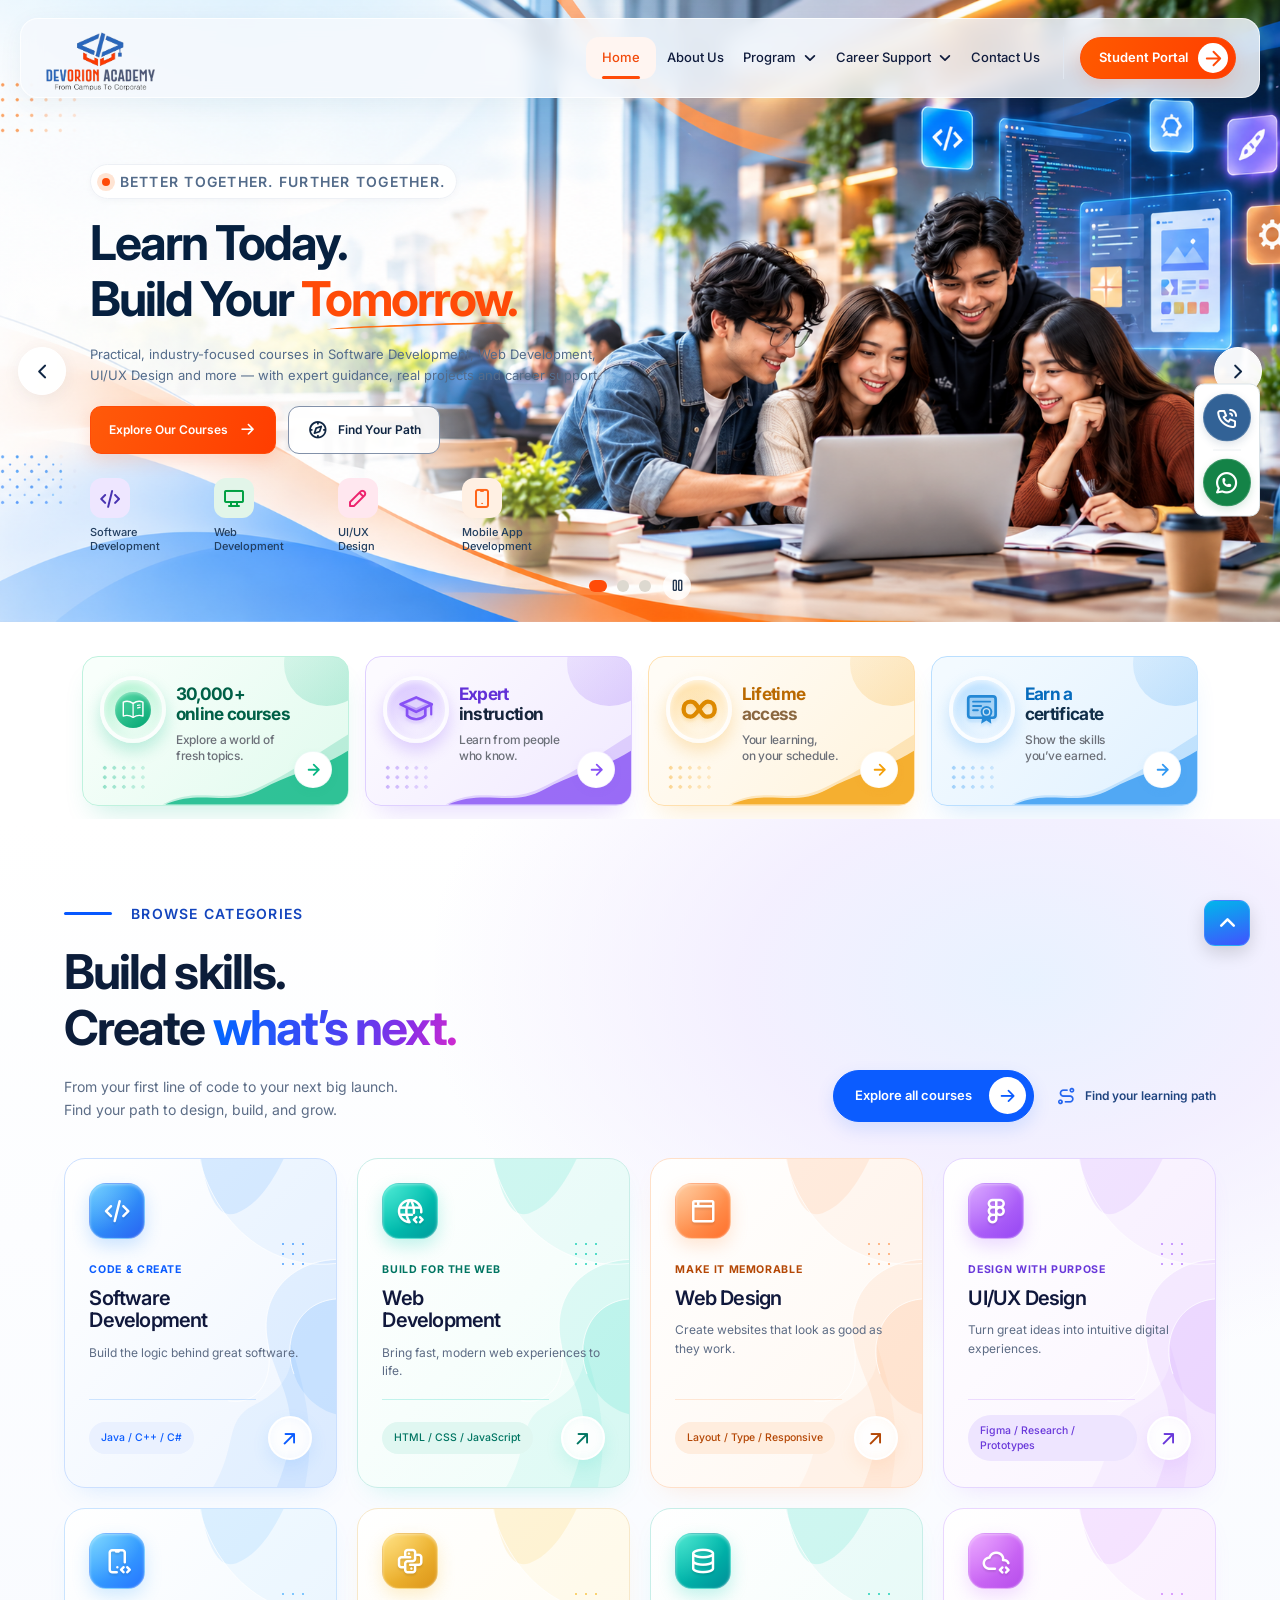
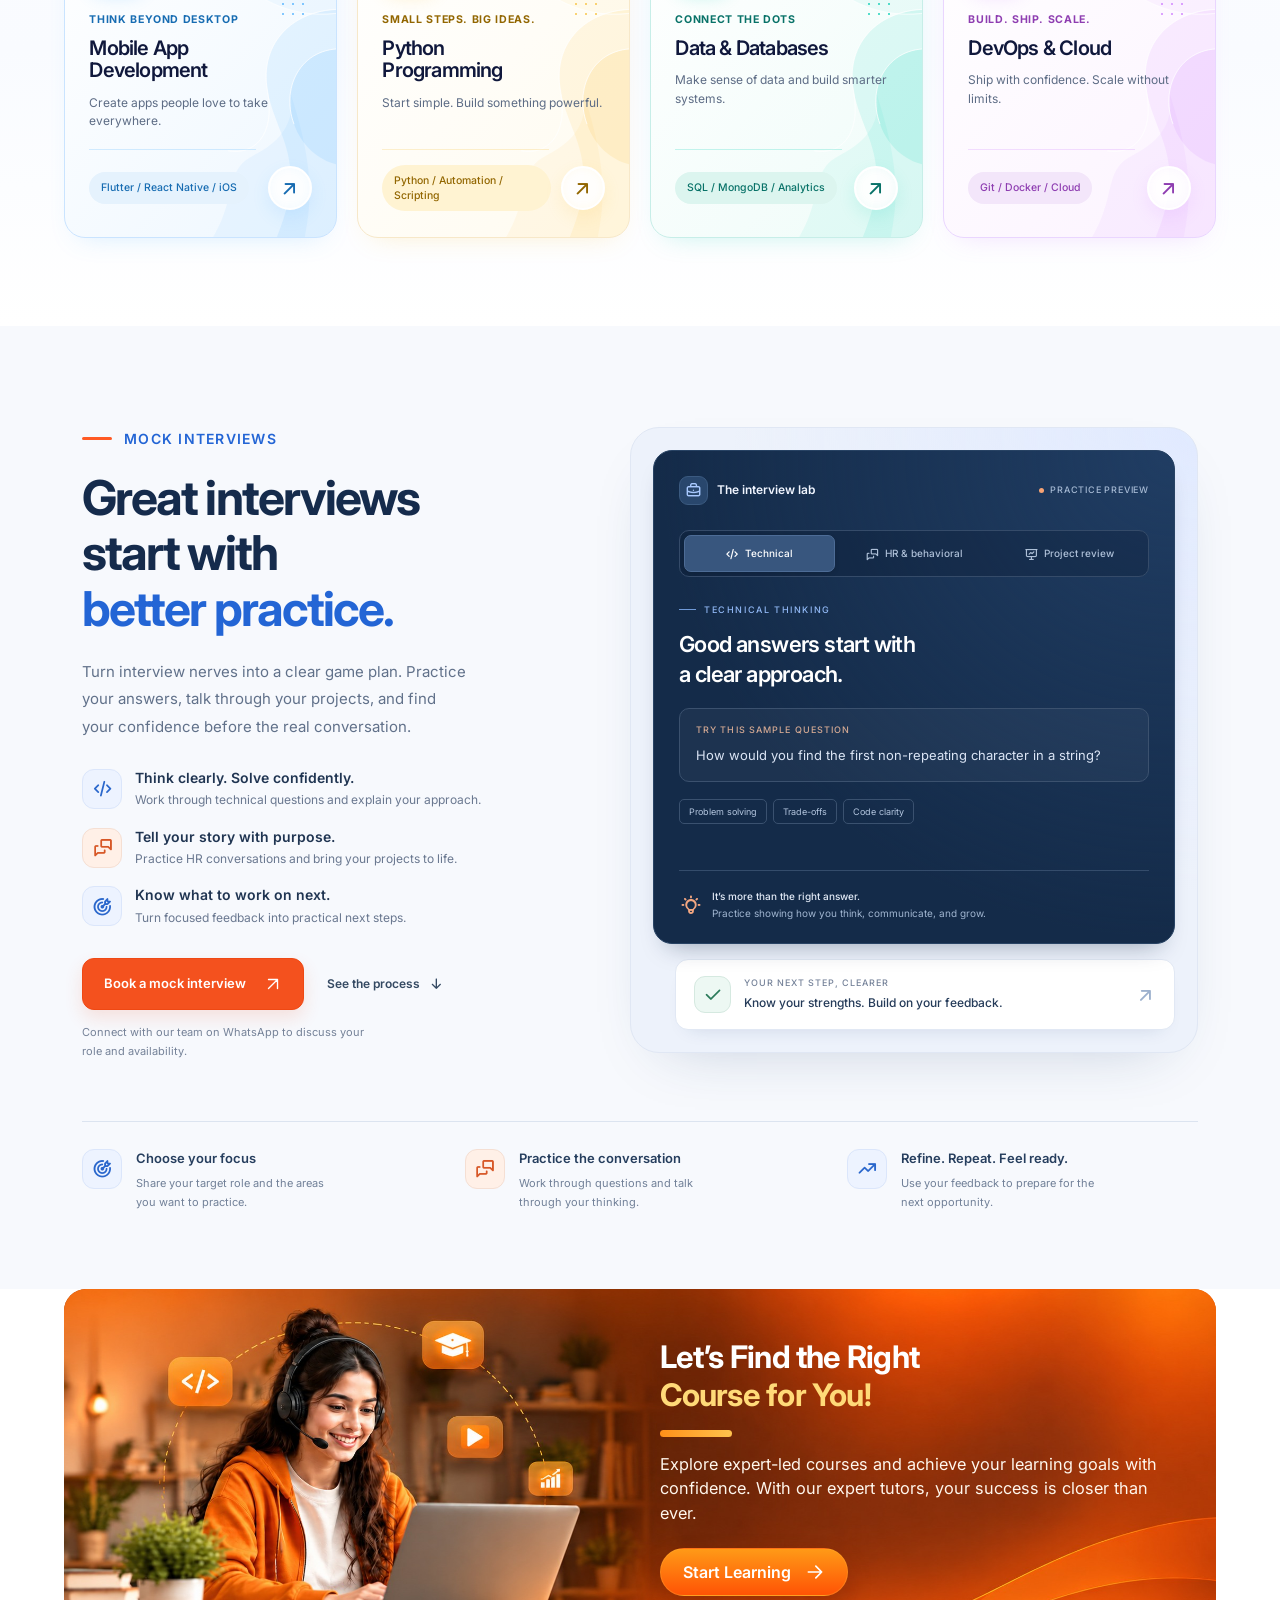
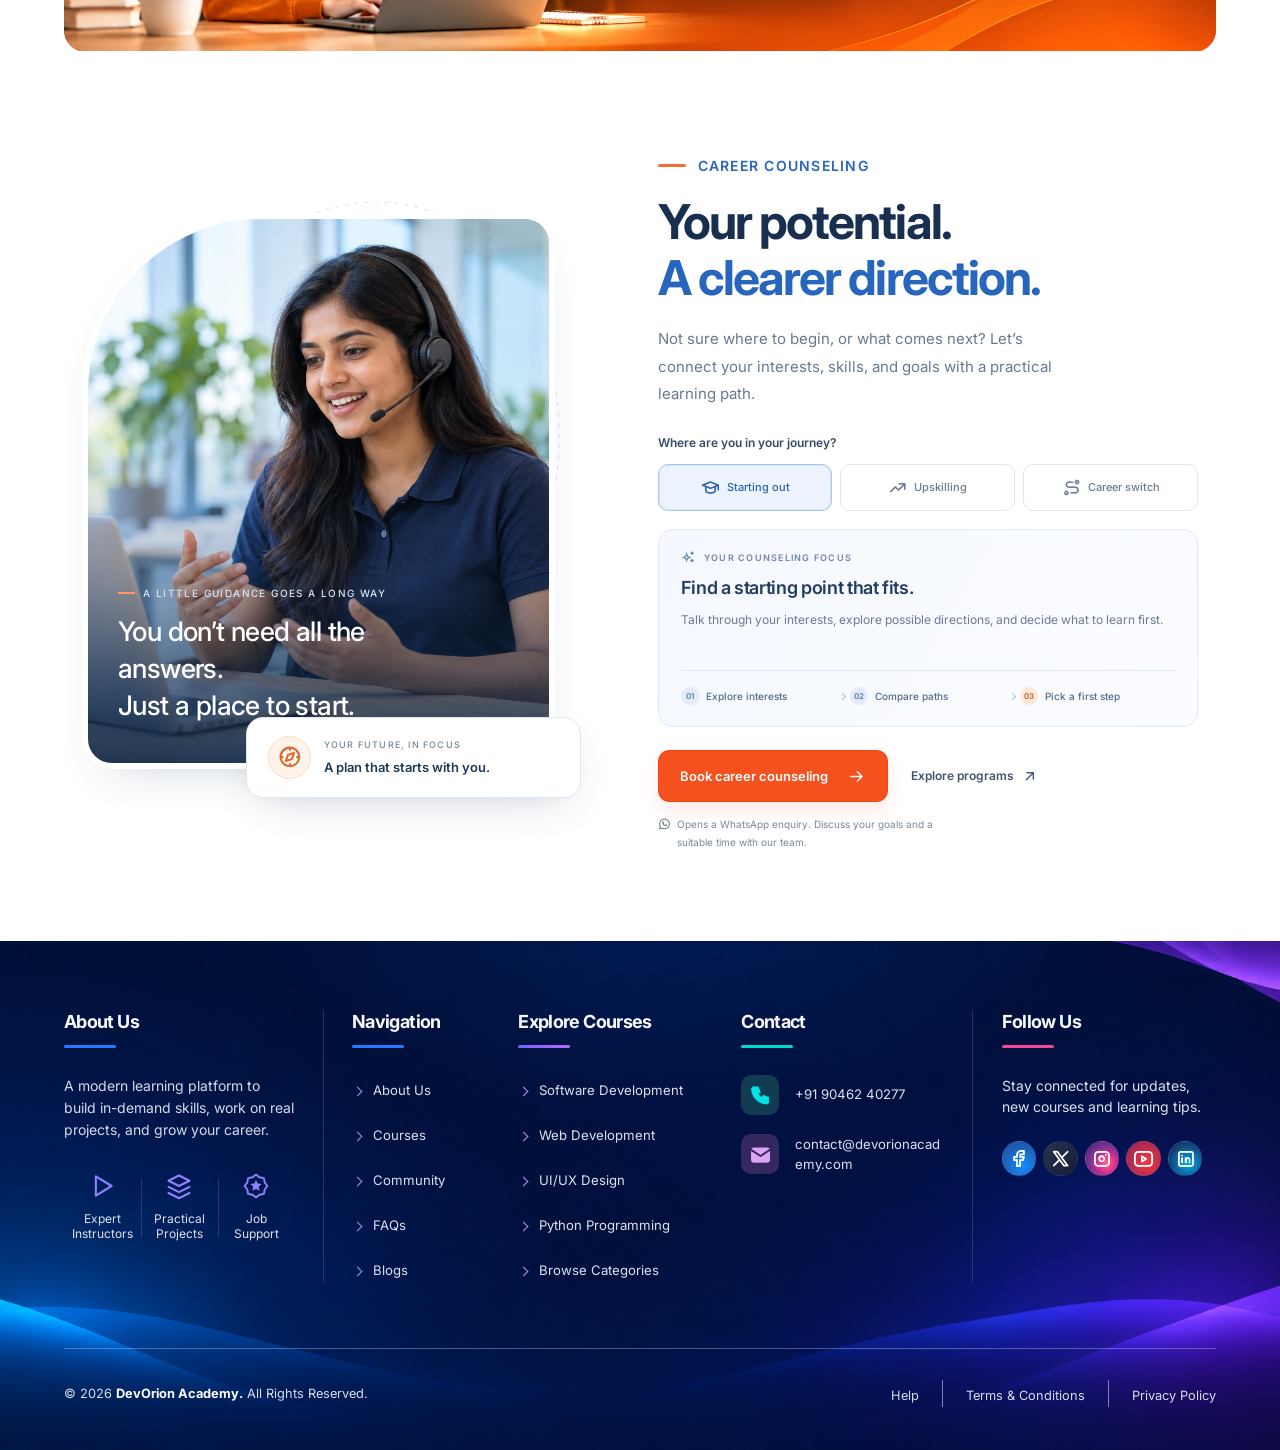
<file: index.html>
<!doctype html>
<html lang="en">

<head>
    <!-- required meta -->
    <meta charset="UTF-8">
    <meta http-equiv="X-UA-Compatible" content="IE=edge">
    <meta name="viewport" content="width=device-width, initial-scale=1.0">
    <!-- #keywords -->
    <meta name="keywords" content="boot, Bootstrap, Edufast University & School Management HTML Template">
    <!-- #description -->
    <meta name="description" content="Edufast University & School Management HTML Template">
    <!-- #title -->
    <title>DevOrion Academy - Education & Online Course With Community HTML Template</title>
    <!-- #favicon -->
    <link rel="icon" href="assets/images/fav-1.png" type="image/png">

    <!-- ==== css dependencies start ==== -->
    <link rel="stylesheet" href="assets/css/style.min.css">
    <link rel="stylesheet" href="assets/css/plugins/slick.css">
    <link rel="stylesheet" href="assets/css/custom.css">
    <link rel="stylesheet" href="assets/css/brand-theme.css">
    <link rel="stylesheet" href="assets/css/header.css">
    <link rel="stylesheet" href="assets/css/banner.css">
    <link rel="stylesheet" href="assets/css/categories.css">
    <link rel="stylesheet" href="assets/css/mock-interview.css">
    <link rel="stylesheet" href="assets/css/course-finder.css">
    <link rel="stylesheet" href="assets/css/career-counseling.css">
    <link rel="stylesheet" href="assets/css/footer.css">
    <link rel="stylesheet" href="assets/css/quick-contact.css">
    <link rel="stylesheet" href="assets/css/typography.css">
    <link rel="stylesheet" href="assets/css/scroll-reveal.css">
    <link rel="stylesheet" href="assets/css/page-loader.css">
    <link rel="stylesheet" href="assets/css/enquiry-modal.css">
</head>

<body class="home-page">

    <!-- Shared page loader -->
    <div id="site-loader" class="site-loader" role="status" aria-live="polite" hidden>
        <div class="site-loader__content">
            <div class="site-loader__visual" aria-hidden="true"><span class="site-loader__orbit"></span><span class="site-loader__mark"><svg viewBox="0 0 64 64" fill="none"><path d="M22 19 9 32l13 13M42 19l13 13-13 13" stroke="#e8f2ff" stroke-width="4" stroke-linecap="round" stroke-linejoin="round"/><path d="m37 14-10 36" stroke="#ff9b61" stroke-width="4" stroke-linecap="round"/></svg></span></div>
            <span class="site-loader__brand">Devorion <span>Academy</span></span>
            <span class="site-loader__tagline">From Campus To Corporate</span>
            <div class="site-loader__progress" aria-hidden="true"></div>
            <span class="site-loader__status">Preparing your learning experience</span>
        </div>
    </div>
    <script src="assets/js/page-loader.js"></script>




    <!-- Scroll To Top Start-->
    <button type="button" class="scrollToTop d-center" aria-label="Back to top"><svg viewBox="0 0 24 24" fill="none" aria-hidden="true"><path d="m6 14 6-6 6 6" stroke="currentColor" stroke-width="2.5" stroke-linecap="round" stroke-linejoin="round"/></svg></button>
    <!-- Scroll To Top End -->

    <!-- header-section start -->
    <header class="header-section header-scrollfixed academy-header">
        <div class="one__header academy-header__bar">
            <nav class="academy-nav" aria-label="Main navigation">
                <a href="index.html" class="header-logo" aria-label="Devorion Academy home">
                    <img src="assets/images/logo-dev1.png" alt="Devorion Academy" width="641" height="366">
                </a>
                <button class="academy-nav__toggle" type="button" aria-label="Open navigation" aria-expanded="false" aria-controls="academy-primary-menu">
                    <svg class="academy-nav__menu-icon" viewBox="0 0 24 24" fill="none" aria-hidden="true"><path d="M4 6H20M4 12H20M4 18H20" stroke="currentColor" stroke-width="2" stroke-linecap="round"/></svg>
                    <svg class="academy-nav__close-icon" viewBox="0 0 24 24" fill="none" aria-hidden="true"><path d="M6 6L18 18M18 6L6 18" stroke="currentColor" stroke-width="2" stroke-linecap="round"/></svg>
                </button>
                <div id="academy-primary-menu" class="academy-nav__content">
                    <ul class="academy-nav__links">
                        <li><a class="academy-nav__link" href="index.html" aria-current="page">Home</a></li>
                        <li><a class="academy-nav__link" href="about.html">About Us</a></li>
                        <li>
                            <details class="academy-nav__dropdown">
                                <summary class="academy-nav__link">Program <svg class="academy-nav__chevron" viewBox="0 0 16 16" fill="none" aria-hidden="true"><path d="M3 5.5L8 10.5L13 5.5" stroke="currentColor" stroke-width="2" stroke-linecap="round" stroke-linejoin="round"/></svg></summary>
                                <ul class="academy-nav__submenu">
                                    <li><a href="#courses">Explore All Courses</a></li>
                                    <li><a href="#course-software">Software Development</a></li>
                                    <li><a href="#course-web">Web Development</a></li>
                                    <li><a href="#course-ux">UI/UX Design</a></li>
                                    <li><a href="#course-python">Python Programming</a></li>
                                    <li><a href="#course-design">Web Design</a></li>
                                    <li><a href="#course-react">React Development</a></li>
                                </ul>
                            </details>
                        </li>
                        <li>
                            <details class="academy-nav__dropdown">
                                <summary class="academy-nav__link">Career Support <svg class="academy-nav__chevron" viewBox="0 0 16 16" fill="none" aria-hidden="true"><path d="M3 5.5L8 10.5L13 5.5" stroke="currentColor" stroke-width="2" stroke-linecap="round" stroke-linejoin="round"/></svg></summary>
                                <ul class="academy-nav__submenu">
                                    <li><a href="#learning-paths">Find Your Learning Path</a></li>
                                    <li><a href="#mock-interviews">Mock Interviews</a></li>
                                    <li><a href="#career-counseling">Career Counseling</a></li>
                                    <li><a href="contact.html#contact-form">Speak to an Advisor</a></li>
                                </ul>
                            </details>
                        </li>
                        <!-- <li><a class="academy-nav__link" href="student-projects.html">Student Projects</a></li> -->
                        <li><a class="academy-nav__link" href="contact.html">Contact Us</a></li>
                    </ul>
                    <div class="academy-nav__actions">
                        <a class="academy-nav__enquire" href="contact.html#contact-form" data-open-enquiry aria-haspopup="dialog" aria-controls="academy-enquiry">Student Portal <span class="academy-nav__enquire-icon" aria-hidden="true"><svg viewBox="0 0 24 24" fill="none"><path d="M5 12H19M12 5L19 12L12 19" stroke="currentColor" stroke-width="2" stroke-linecap="round" stroke-linejoin="round"/></svg></span></a>
                    </div>
                </div>
            </nav>
        </div>
    </header>
    <!-- header-section end -->

    <!-- hero section start -->
    <section class="premium-banner" aria-label="Discover learning at Devorion Academy" aria-roledescription="carousel">
        <div class="hero-slider">
            <article class="hero-slide hero-slide--learn" aria-label="1 of 3">
                <div class="hero-visual"><img class="hero-photo" src="assets/images/banner/banner-1.png" alt="Students collaborating on a laptop with software and design graphics in a bright academy classroom" width="1829" height="860" fetchpriority="high"></div>
                <svg class="hero-ribbon" viewBox="0 0 1600 650" preserveAspectRatio="none" aria-hidden="true">
                    <defs><linearGradient id="hero-ribbon-learn" x1="0" y1="0" x2="1" y2="1"><stop stop-color="#ffd7a0" stop-opacity=".35"/><stop offset="1" stop-color="#ff8b1e"/></linearGradient></defs>
                    <path d="M1080 100C1170 16 1210-23 1290-45L1360-45C1230 24 1173 85 1080 100Z" fill="url(#hero-ribbon-learn)"/>
                    <path d="M580 500C760 482 787 612 982 650H885C779 589 763 539 580 500Z" fill="url(#hero-ribbon-learn)"/>
                    <path d="M1475 224C1575 273 1612 326 1640 416V490C1590 362 1549 298 1475 224Z" fill="url(#hero-ribbon-learn)"/>
                </svg>
                <div class="hero-slide__layout">
                    <div class="hero-copy">
                        <span class="hero-eyebrow section-label"><span></span>Better together. Further together.</span>
                        <h1 class="hero-title section-heading">Learn Today.<br>Build Your <em>Tomorrow.</em></h1>
                        <p class="hero-description">Practical, industry-focused courses in Software Development, Web Development, UI/UX Design and more &mdash; with expert guidance, real projects and career support.</p>
                        <div class="hero-actions">
                            <a class="hero-button" href="#courses">Explore Our Courses<i class="ti ti-arrow-right" aria-hidden="true"></i></a>
                            <a class="hero-secondary-button" href="#learning-paths"><i class="ti ti-compass" aria-hidden="true"></i>Find Your Path</a>
                        </div>
                        <div class="hero-paths" aria-label="Explore learning paths">
                            <a class="hero-path" href="#course-software"><span class="hero-path__icon hero-path__icon--code"><i class="ti ti-code" aria-hidden="true"></i></span><span>Software<br>Development</span></a>
                            <a class="hero-path" href="#course-web"><span class="hero-path__icon hero-path__icon--web"><i class="ti ti-device-desktop" aria-hidden="true"></i></span><span>Web<br>Development</span></a>
                            <a class="hero-path" href="#course-ux"><span class="hero-path__icon hero-path__icon--design"><i class="ti ti-pencil" aria-hidden="true"></i></span><span>UI/UX<br>Design</span></a>
                            <a class="hero-path" href="#learning-paths"><span class="hero-path__icon hero-path__icon--mobile"><i class="ti ti-device-mobile" aria-hidden="true"></i></span><span>Mobile App<br>Development</span></a>
                        </div>
                    </div>
                </div>
            </article>
            <article class="hero-slide hero-slide--connect" aria-label="2 of 3">
                <div class="hero-visual"><img class="hero-photo" src="assets/images/banner/bn10-thumb.png" alt="Students sharing ideas and learning together on campus" width="838" height="1000" loading="lazy"></div>
                <svg class="hero-ribbon" viewBox="0 0 1600 650" preserveAspectRatio="none" aria-hidden="true">
                    <defs><linearGradient id="hero-ribbon-connect" x1="0" y1="0" x2="1" y2="1"><stop stop-color="#ffd7a0" stop-opacity=".35"/><stop offset="1" stop-color="#ff8b1e"/></linearGradient></defs>
                    <path d="M1080 100C1170 16 1210-23 1290-45L1360-45C1230 24 1173 85 1080 100Z" fill="url(#hero-ribbon-connect)"/>
                    <path d="M580 500C760 482 787 612 982 650H885C779 589 763 539 580 500Z" fill="url(#hero-ribbon-connect)"/>
                    <path d="M1475 224C1575 273 1612 326 1640 416V490C1590 362 1549 298 1475 224Z" fill="url(#hero-ribbon-connect)"/>
                </svg>
                <div class="hero-slide__layout">
                    <div class="hero-copy">
                        <span class="hero-eyebrow section-label"><span></span>Learn together. Create something great.</span>
                        <h2 class="hero-title section-heading">Real Skills.<br>Build Real <em>Projects.</em></h2>
                        <p class="hero-description">Move from learning the basics to building something of your own. Explore practical courses, connect with other learners and put your new skills into practice.</p>
                        <div class="hero-actions">
                            <a class="hero-button" href="#courses">Explore Practical Courses<i class="ti ti-arrow-right" aria-hidden="true"></i></a>
                            <a class="hero-secondary-button" href="#learning-paths"><i class="ti ti-compass" aria-hidden="true"></i>Find Your Path</a>
                        </div>
                        <div class="hero-paths" aria-label="Explore learning paths">
                            <a class="hero-path" href="#course-software"><span class="hero-path__icon hero-path__icon--code"><i class="ti ti-code" aria-hidden="true"></i></span><span>Software<br>Development</span></a>
                            <a class="hero-path" href="#course-web"><span class="hero-path__icon hero-path__icon--web"><i class="ti ti-device-desktop" aria-hidden="true"></i></span><span>Web<br>Development</span></a>
                            <a class="hero-path" href="#course-ux"><span class="hero-path__icon hero-path__icon--design"><i class="ti ti-pencil" aria-hidden="true"></i></span><span>UI/UX<br>Design</span></a>
                            <a class="hero-path" href="#learning-paths"><span class="hero-path__icon hero-path__icon--mobile"><i class="ti ti-device-mobile" aria-hidden="true"></i></span><span>Mobile App<br>Development</span></a>
                        </div>
                    </div>
                </div>
            </article>
            <article class="hero-slide hero-slide--achieve" aria-label="3 of 3">
                <div class="hero-visual"><img class="hero-photo" src="assets/images/banner/bn3.png" alt="A learner studying online with headphones and a notebook" width="416" height="613" loading="lazy"></div>
                <svg class="hero-ribbon" viewBox="0 0 1600 650" preserveAspectRatio="none" aria-hidden="true">
                    <defs><linearGradient id="hero-ribbon-achieve" x1="0" y1="0" x2="1" y2="1"><stop stop-color="#ffd7a0" stop-opacity=".35"/><stop offset="1" stop-color="#ff8b1e"/></linearGradient></defs>
                    <path d="M1080 100C1170 16 1210-23 1290-45L1360-45C1230 24 1173 85 1080 100Z" fill="url(#hero-ribbon-achieve)"/>
                    <path d="M580 500C760 482 787 612 982 650H885C779 589 763 539 580 500Z" fill="url(#hero-ribbon-achieve)"/>
                    <path d="M1475 224C1575 273 1612 326 1640 416V490C1590 362 1549 298 1475 224Z" fill="url(#hero-ribbon-achieve)"/>
                </svg>
                <div class="hero-slide__layout">
                    <div class="hero-copy">
                        <span class="hero-eyebrow section-label"><span></span>From campus to corporate.</span>
                        <h2 class="hero-title section-heading">Your Ambition.<br>Your Next <em>Chapter.</em></h2>
                        <p class="hero-description">Make progress at your own pace with expert-led learning in development and design. Build your confidence, strengthen your portfolio and take your next step.</p>
                        <div class="hero-actions">
                            <a class="hero-button" href="#courses">Find Your Next Course<i class="ti ti-arrow-right" aria-hidden="true"></i></a>
                            <a class="hero-secondary-button" href="#learning-paths"><i class="ti ti-compass" aria-hidden="true"></i>Find Your Path</a>
                        </div>
                        <div class="hero-paths" aria-label="Explore learning paths">
                            <a class="hero-path" href="#course-software"><span class="hero-path__icon hero-path__icon--code"><i class="ti ti-code" aria-hidden="true"></i></span><span>Software<br>Development</span></a>
                            <a class="hero-path" href="#course-web"><span class="hero-path__icon hero-path__icon--web"><i class="ti ti-device-desktop" aria-hidden="true"></i></span><span>Web<br>Development</span></a>
                            <a class="hero-path" href="#course-ux"><span class="hero-path__icon hero-path__icon--design"><i class="ti ti-pencil" aria-hidden="true"></i></span><span>UI/UX<br>Design</span></a>
                            <a class="hero-path" href="#learning-paths"><span class="hero-path__icon hero-path__icon--mobile"><i class="ti ti-device-mobile" aria-hidden="true"></i></span><span>Mobile App<br>Development</span></a>
                        </div>
                    </div>
                </div>
            </article>
        </div>
        <div class="hero-controls" hidden>
            <button class="hero-arrow hero-prev" type="button" aria-label="Previous banner slide"><i class="ti ti-chevron-left" aria-hidden="true"></i></button>
            <button class="hero-arrow hero-next" type="button" aria-label="Next banner slide"><i class="ti ti-chevron-right" aria-hidden="true"></i></button>
            <div class="hero-controls__bottom">
                <div class="hero-dots" aria-label="Choose a banner slide"></div>
                <button class="hero-pause" type="button" aria-label="Pause banner autoplay" aria-pressed="false"><i class="ti ti-player-pause" aria-hidden="true"></i></button>
                <span class="hero-counter" aria-live="off"><span class="hero-current">01</span> / <span class="hero-total">03</span></span>
            </div>
        </div>
    </section>
    <!-- hero section end -->

    <!-- learning benefits start -->
    <section class="learning-benefits" aria-label="Why learn with Edufast" data-scroll-reveal>
        <div class="container">
            <ul class="learning-benefits__grid">
                <li class="benefit-card benefit-card--courses">
                    <svg class="benefit-card__waves" viewBox="0 0 500 280" preserveAspectRatio="none" aria-hidden="true"><path d="M150 280C217 243 259 281 325 251S436 187 500 147V280Z"/><path d="M155 280C226 249 271 287 337 251S440 216 500 178V280Z"/></svg>
                    <span class="benefit-card__dots" aria-hidden="true"></span>
                    <span class="benefit-card__icon" aria-hidden="true">
                        <svg class="benefit-card__glyph" viewBox="0 0 64 64" fill="none"><path d="M32 18C23 12 15 12 8 15V49C16 46 24 47 32 52C40 47 48 46 56 49V15C49 12 41 12 32 18Z" stroke="currentColor" stroke-width="3.5" stroke-linejoin="round"/><path d="M32 18V51M43 23L49 22M43 29L49 28" stroke="currentColor" stroke-width="3" stroke-linecap="round"/></svg>
                    </span>
                    <div class="benefit-card__copy">
                        <h3><span>30,000+</span><br>online courses</h3>
                        <p>Explore a world of<br>fresh topics.</p>
                    </div>
                    <a class="benefit-card__arrow" href="#courses" aria-label="Explore online courses"><svg viewBox="0 0 24 24" fill="none" aria-hidden="true"><path d="M5 12H19M12 5L19 12L12 19" stroke="currentColor" stroke-width="2.5" stroke-linecap="round" stroke-linejoin="round"/></svg></a>
                </li>
                <li class="benefit-card benefit-card--experts">
                    <svg class="benefit-card__waves" viewBox="0 0 500 280" preserveAspectRatio="none" aria-hidden="true"><path d="M150 280C217 243 259 281 325 251S436 187 500 147V280Z"/><path d="M155 280C226 249 271 287 337 251S440 216 500 178V280Z"/></svg>
                    <span class="benefit-card__dots" aria-hidden="true"></span>
                    <span class="benefit-card__icon" aria-hidden="true">
                        <svg class="benefit-card__glyph" viewBox="0 0 64 64" fill="none"><path d="M15 29V44C25 53 39 53 49 44V29" fill="currentColor" fill-opacity=".17" stroke="currentColor" stroke-width="5" stroke-linejoin="round"/><path d="M3 23L32 10L61 23L32 37Z" fill="currentColor" fill-opacity=".26" stroke="currentColor" stroke-width="5" stroke-linejoin="round"/><path d="M60 24V42" stroke="currentColor" stroke-width="4" stroke-linecap="round"/><path d="M14 22L32 14L49 22L32 30Z" fill="white" fill-opacity=".5"/></svg>
                    </span>
                    <div class="benefit-card__copy">
                        <h3><span>Expert</span><br>instruction</h3>
                        <p>Learn from people<br>who know.</p>
                    </div>
                    <a class="benefit-card__arrow" href="#courses" aria-label="Explore expert-led courses"><svg viewBox="0 0 24 24" fill="none" aria-hidden="true"><path d="M5 12H19M12 5L19 12L12 19" stroke="currentColor" stroke-width="2.5" stroke-linecap="round" stroke-linejoin="round"/></svg></a>
                </li>
                <li class="benefit-card benefit-card--access">
                    <svg class="benefit-card__waves" viewBox="0 0 500 280" preserveAspectRatio="none" aria-hidden="true"><path d="M150 280C217 243 259 281 325 251S436 187 500 147V280Z"/><path d="M155 280C226 249 271 287 337 251S440 216 500 178V280Z"/></svg>
                    <span class="benefit-card__dots" aria-hidden="true"></span>
                    <span class="benefit-card__icon" aria-hidden="true">
                        <svg class="benefit-card__glyph" viewBox="0 0 64 64" fill="none"><path d="M32 32C25 20 22 18 16 18C8 18 3 24 3 32S8 46 16 46C22 46 26 41 32 32C38 23 42 18 48 18C56 18 61 24 61 32S56 46 48 46C42 46 39 44 32 32Z" stroke="currentColor" stroke-width="8" stroke-linecap="round" stroke-linejoin="round"/></svg>
                    </span>
                    <div class="benefit-card__copy">
                        <h3><span>Lifetime</span><br>access</h3>
                        <p>Your learning,<br>on your schedule.</p>
                    </div>
                    <a class="benefit-card__arrow" href="#courses" aria-label="Explore courses with lifetime access"><svg viewBox="0 0 24 24" fill="none" aria-hidden="true"><path d="M5 12H19M12 5L19 12L12 19" stroke="currentColor" stroke-width="2.5" stroke-linecap="round" stroke-linejoin="round"/></svg></a>
                </li>
                <li class="benefit-card benefit-card--certificate">
                    <svg class="benefit-card__waves" viewBox="0 0 500 280" preserveAspectRatio="none" aria-hidden="true"><path d="M150 280C217 243 259 281 325 251S436 187 500 147V280Z"/><path d="M155 280C226 249 271 287 337 251S440 216 500 178V280Z"/></svg>
                    <span class="benefit-card__dots" aria-hidden="true"></span>
                    <span class="benefit-card__icon" aria-hidden="true">
                        <svg class="benefit-card__glyph" viewBox="0 0 64 64" fill="none"><rect x="6" y="8" width="51" height="40" rx="5" fill="currentColor" fill-opacity=".19" stroke="currentColor" stroke-width="5"/><path d="M15 18H47M15 26H30M15 34H24" stroke="currentColor" stroke-width="3.5" stroke-linecap="round"/><path d="M33 42L30 59L40 53L49 59L47 42" fill="currentColor"/><circle cx="40" cy="37" r="11" fill="currentColor"/><circle cx="40" cy="37" r="6" stroke="white" stroke-opacity=".75" stroke-width="2.5"/></svg>
                    </span>
                    <div class="benefit-card__copy">
                        <h3><span>Earn a</span><br>certificate</h3>
                        <p>Show the skills<br>you’ve earned.</p>
                    </div>
                    <a class="benefit-card__arrow" href="#courses" aria-label="Explore certificate courses"><svg viewBox="0 0 24 24" fill="none" aria-hidden="true"><path d="M5 12H19M12 5L19 12L12 19" stroke="currentColor" stroke-width="2.5" stroke-linecap="round" stroke-linejoin="round"/></svg></a>
                </li>
            </ul>
        </div>
    </section>
    <!-- learning benefits end -->

    <!-- online courses start -->
    <section id="learning-paths" class="coding-categories" aria-labelledby="categories-title" data-scroll-reveal>
        <div id="courses" class="container">
            <div class="coding-categories__heading">
                <div class="coding-categories__intro">
                    <span class="coding-categories__eyebrow section-label">Browse categories</span>
                    <h2 id="categories-title" class="section-heading">Build skills.<br>Create <em>what&rsquo;s next.</em></h2>
                    <p>From your first line of code to your next big launch.<br class="coding-categories__desktop-break"> Find your path to design, build, and grow.</p>
                </div>
                <div class="coding-categories__actions">
                    <a class="coding-categories__browse" href="#courses">Explore all courses<span aria-hidden="true"><i class="ti ti-arrow-right"></i></span></a>
                    <a class="coding-categories__path-link" href="#category-grid"><i class="ti ti-route" aria-hidden="true"></i>Find your learning path</a>
                </div>
            </div>
            <div id="category-grid" class="coding-categories__grid">
                <a id="course-software" class="coding-category coding-category--software" href="full-stack-web-development.html" aria-label="Software Development: view Full Stack Web Development details">
                    <svg class="coding-category__ornament" viewBox="0 0 400 430" preserveAspectRatio="none" aria-hidden="true" focusable="false">
                        <path class="category-wave category-wave--top" d="M194-18C211 75 298 157 420 134V-18Z"/>
                        <path class="category-wave category-wave--petal" d="M199-12C206 38 223 81 253 71C286 60 309 27 329-12Z"/>
                        <path class="category-wave category-wave--outer" d="M420 132C341 126 285 174 299 239C314 305 364 331 305 446H420Z"/>
                        <path class="category-wave category-wave--inner" d="M420 184C351 176 317 232 338 282C352 319 391 339 420 336Z"/>
                        <path class="category-wave category-wave--lower" d="M207 446C259 382 231 344 278 323C322 304 341 276 332 239C365 330 368 379 350 446Z"/>
                        <path class="category-wave__line" d="M194-18C211 75 298 157 420 134M420 132C341 126 285 174 299 239C311 298 278 323 241 317M420 184C351 176 317 232 338 282"/>
                    </svg>
                    <div class="coding-category__top">
                        <span class="coding-category__icon"><i class="ti ti-code" aria-hidden="true"></i></span>
                    </div>
                    <div class="coding-category__body">
                        <span class="coding-category__eyebrow">Code &amp; create</span>
                        <h3>Software<br>Development</h3>
                        <p>Build the logic behind great software.</p>
                    </div>
                    <div class="coding-category__footer">
                        <span class="coding-category__topics">Java / C++ / C#</span>
                        <span class="coding-category__arrow" aria-hidden="true"><i class="ti ti-arrow-up-right"></i></span>
                    </div>
                </a>
                <a id="course-web" class="coding-category coding-category--web" href="full-stack-web-development.html" aria-label="Web Development: view Full Stack Web Development details">
                    <svg class="coding-category__ornament" viewBox="0 0 400 430" preserveAspectRatio="none" aria-hidden="true" focusable="false">
                        <path class="category-wave category-wave--top" d="M194-18C211 75 298 157 420 134V-18Z"/>
                        <path class="category-wave category-wave--petal" d="M199-12C206 38 223 81 253 71C286 60 309 27 329-12Z"/>
                        <path class="category-wave category-wave--outer" d="M420 132C341 126 285 174 299 239C314 305 364 331 305 446H420Z"/>
                        <path class="category-wave category-wave--inner" d="M420 184C351 176 317 232 338 282C352 319 391 339 420 336Z"/>
                        <path class="category-wave category-wave--lower" d="M207 446C259 382 231 344 278 323C322 304 341 276 332 239C365 330 368 379 350 446Z"/>
                        <path class="category-wave__line" d="M194-18C211 75 298 157 420 134M420 132C341 126 285 174 299 239C311 298 278 323 241 317M420 184C351 176 317 232 338 282"/>
                    </svg>
                    <div id="course-react" class="coding-category__top">
                        <span class="coding-category__icon"><i class="ti ti-world-code" aria-hidden="true"></i></span>
                    </div>
                    <div class="coding-category__body">
                        <span class="coding-category__eyebrow">Build for the web</span>
                        <h3>Web<br>Development</h3>
                        <p>Bring fast, modern web experiences to life.</p>
                    </div>
                    <div class="coding-category__footer">
                        <span class="coding-category__topics">HTML / CSS / JavaScript</span>
                        <span class="coding-category__arrow" aria-hidden="true"><i class="ti ti-arrow-up-right"></i></span>
                    </div>
                </a>
                <a id="course-design" class="coding-category coding-category--design" href="full-stack-web-development.html" aria-label="Web Design: view Full Stack Web Development details">
                    <svg class="coding-category__ornament" viewBox="0 0 400 430" preserveAspectRatio="none" aria-hidden="true" focusable="false">
                        <path class="category-wave category-wave--top" d="M194-18C211 75 298 157 420 134V-18Z"/>
                        <path class="category-wave category-wave--petal" d="M199-12C206 38 223 81 253 71C286 60 309 27 329-12Z"/>
                        <path class="category-wave category-wave--outer" d="M420 132C341 126 285 174 299 239C314 305 364 331 305 446H420Z"/>
                        <path class="category-wave category-wave--inner" d="M420 184C351 176 317 232 338 282C352 319 391 339 420 336Z"/>
                        <path class="category-wave category-wave--lower" d="M207 446C259 382 231 344 278 323C322 304 341 276 332 239C365 330 368 379 350 446Z"/>
                        <path class="category-wave__line" d="M194-18C211 75 298 157 420 134M420 132C341 126 285 174 299 239C311 298 278 323 241 317M420 184C351 176 317 232 338 282"/>
                    </svg>
                    <div class="coding-category__top">
                        <span class="coding-category__icon"><i class="ti ti-browser" aria-hidden="true"></i></span>
                    </div>
                    <div class="coding-category__body">
                        <span class="coding-category__eyebrow">Make it memorable</span>
                        <h3>Web Design</h3>
                        <p>Create websites that look as good as they work.</p>
                    </div>
                    <div class="coding-category__footer">
                        <span class="coding-category__topics">Layout / Type / Responsive</span>
                        <span class="coding-category__arrow" aria-hidden="true"><i class="ti ti-arrow-up-right"></i></span>
                    </div>
                </a>
                <a id="course-ux" class="coding-category coding-category--ux" href="full-stack-web-development.html" aria-label="UI/UX Design: view Full Stack Web Development details">
                    <svg class="coding-category__ornament" viewBox="0 0 400 430" preserveAspectRatio="none" aria-hidden="true" focusable="false">
                        <path class="category-wave category-wave--top" d="M194-18C211 75 298 157 420 134V-18Z"/>
                        <path class="category-wave category-wave--petal" d="M199-12C206 38 223 81 253 71C286 60 309 27 329-12Z"/>
                        <path class="category-wave category-wave--outer" d="M420 132C341 126 285 174 299 239C314 305 364 331 305 446H420Z"/>
                        <path class="category-wave category-wave--inner" d="M420 184C351 176 317 232 338 282C352 319 391 339 420 336Z"/>
                        <path class="category-wave category-wave--lower" d="M207 446C259 382 231 344 278 323C322 304 341 276 332 239C365 330 368 379 350 446Z"/>
                        <path class="category-wave__line" d="M194-18C211 75 298 157 420 134M420 132C341 126 285 174 299 239C311 298 278 323 241 317M420 184C351 176 317 232 338 282"/>
                    </svg>
                    <div class="coding-category__top">
                        <span class="coding-category__icon"><i class="ti ti-brand-figma" aria-hidden="true"></i></span>
                    </div>
                    <div class="coding-category__body">
                        <span class="coding-category__eyebrow">Design with purpose</span>
                        <h3>UI/UX Design</h3>
                        <p>Turn great ideas into intuitive digital experiences.</p>
                    </div>
                    <div class="coding-category__footer">
                        <span class="coding-category__topics">Figma / Research / Prototypes</span>
                        <span class="coding-category__arrow" aria-hidden="true"><i class="ti ti-arrow-up-right"></i></span>
                    </div>
                </a>
                <a class="coding-category coding-category--mobile" href="full-stack-web-development.html" aria-label="Mobile App Development: view Full Stack Web Development details">
                    <svg class="coding-category__ornament" viewBox="0 0 400 430" preserveAspectRatio="none" aria-hidden="true" focusable="false">
                        <path class="category-wave category-wave--top" d="M194-18C211 75 298 157 420 134V-18Z"/>
                        <path class="category-wave category-wave--petal" d="M199-12C206 38 223 81 253 71C286 60 309 27 329-12Z"/>
                        <path class="category-wave category-wave--outer" d="M420 132C341 126 285 174 299 239C314 305 364 331 305 446H420Z"/>
                        <path class="category-wave category-wave--inner" d="M420 184C351 176 317 232 338 282C352 319 391 339 420 336Z"/>
                        <path class="category-wave category-wave--lower" d="M207 446C259 382 231 344 278 323C322 304 341 276 332 239C365 330 368 379 350 446Z"/>
                        <path class="category-wave__line" d="M194-18C211 75 298 157 420 134M420 132C341 126 285 174 299 239C311 298 278 323 241 317M420 184C351 176 317 232 338 282"/>
                    </svg>
                    <div class="coding-category__top">
                        <span class="coding-category__icon"><i class="ti ti-device-mobile-code" aria-hidden="true"></i></span>
                    </div>
                    <div class="coding-category__body">
                        <span class="coding-category__eyebrow">Think beyond desktop</span>
                        <h3>Mobile App<br>Development</h3>
                        <p>Create apps people love to take everywhere.</p>
                    </div>
                    <div class="coding-category__footer">
                        <span class="coding-category__topics">Flutter / React Native / iOS</span>
                        <span class="coding-category__arrow" aria-hidden="true"><i class="ti ti-arrow-up-right"></i></span>
                    </div>
                </a>
                <a id="course-python" class="coding-category coding-category--python" href="full-stack-web-development.html" aria-label="Python Programming: view Full Stack Web Development details">
                    <svg class="coding-category__ornament" viewBox="0 0 400 430" preserveAspectRatio="none" aria-hidden="true" focusable="false">
                        <path class="category-wave category-wave--top" d="M194-18C211 75 298 157 420 134V-18Z"/>
                        <path class="category-wave category-wave--petal" d="M199-12C206 38 223 81 253 71C286 60 309 27 329-12Z"/>
                        <path class="category-wave category-wave--outer" d="M420 132C341 126 285 174 299 239C314 305 364 331 305 446H420Z"/>
                        <path class="category-wave category-wave--inner" d="M420 184C351 176 317 232 338 282C352 319 391 339 420 336Z"/>
                        <path class="category-wave category-wave--lower" d="M207 446C259 382 231 344 278 323C322 304 341 276 332 239C365 330 368 379 350 446Z"/>
                        <path class="category-wave__line" d="M194-18C211 75 298 157 420 134M420 132C341 126 285 174 299 239C311 298 278 323 241 317M420 184C351 176 317 232 338 282"/>
                    </svg>
                    <div class="coding-category__top">
                        <span class="coding-category__icon"><i class="ti ti-brand-python" aria-hidden="true"></i></span>
                    </div>
                    <div class="coding-category__body">
                        <span class="coding-category__eyebrow">Small steps. Big ideas.</span>
                        <h3>Python<br>Programming</h3>
                        <p>Start simple. Build something powerful.</p>
                    </div>
                    <div class="coding-category__footer">
                        <span class="coding-category__topics">Python / Automation / Scripting</span>
                        <span class="coding-category__arrow" aria-hidden="true"><i class="ti ti-arrow-up-right"></i></span>
                    </div>
                </a>
                <a class="coding-category coding-category--data" href="full-stack-web-development.html" aria-label="Data &amp; Databases: view Full Stack Web Development details">
                    <svg class="coding-category__ornament" viewBox="0 0 400 430" preserveAspectRatio="none" aria-hidden="true" focusable="false">
                        <path class="category-wave category-wave--top" d="M194-18C211 75 298 157 420 134V-18Z"/>
                        <path class="category-wave category-wave--petal" d="M199-12C206 38 223 81 253 71C286 60 309 27 329-12Z"/>
                        <path class="category-wave category-wave--outer" d="M420 132C341 126 285 174 299 239C314 305 364 331 305 446H420Z"/>
                        <path class="category-wave category-wave--inner" d="M420 184C351 176 317 232 338 282C352 319 391 339 420 336Z"/>
                        <path class="category-wave category-wave--lower" d="M207 446C259 382 231 344 278 323C322 304 341 276 332 239C365 330 368 379 350 446Z"/>
                        <path class="category-wave__line" d="M194-18C211 75 298 157 420 134M420 132C341 126 285 174 299 239C311 298 278 323 241 317M420 184C351 176 317 232 338 282"/>
                    </svg>
                    <div class="coding-category__top">
                        <span class="coding-category__icon"><i class="ti ti-database" aria-hidden="true"></i></span>
                    </div>
                    <div class="coding-category__body">
                        <span class="coding-category__eyebrow">Connect the dots</span>
                        <h3>Data &amp; Databases</h3>
                        <p>Make sense of data and build smarter systems.</p>
                    </div>
                    <div class="coding-category__footer">
                        <span class="coding-category__topics">SQL / MongoDB / Analytics</span>
                        <span class="coding-category__arrow" aria-hidden="true"><i class="ti ti-arrow-up-right"></i></span>
                    </div>
                </a>
                <a class="coding-category coding-category--cloud" href="full-stack-web-development.html" aria-label="DevOps &amp; Cloud: view Full Stack Web Development details">
                    <svg class="coding-category__ornament" viewBox="0 0 400 430" preserveAspectRatio="none" aria-hidden="true" focusable="false">
                        <path class="category-wave category-wave--top" d="M194-18C211 75 298 157 420 134V-18Z"/>
                        <path class="category-wave category-wave--petal" d="M199-12C206 38 223 81 253 71C286 60 309 27 329-12Z"/>
                        <path class="category-wave category-wave--outer" d="M420 132C341 126 285 174 299 239C314 305 364 331 305 446H420Z"/>
                        <path class="category-wave category-wave--inner" d="M420 184C351 176 317 232 338 282C352 319 391 339 420 336Z"/>
                        <path class="category-wave category-wave--lower" d="M207 446C259 382 231 344 278 323C322 304 341 276 332 239C365 330 368 379 350 446Z"/>
                        <path class="category-wave__line" d="M194-18C211 75 298 157 420 134M420 132C341 126 285 174 299 239C311 298 278 323 241 317M420 184C351 176 317 232 338 282"/>
                    </svg>
                    <div class="coding-category__top">
                        <span class="coding-category__icon"><i class="ti ti-cloud-code" aria-hidden="true"></i></span>
                    </div>
                    <div class="coding-category__body">
                        <span class="coding-category__eyebrow">Build. Ship. Scale.</span>
                        <h3>DevOps &amp; Cloud</h3>
                        <p>Ship with confidence. Scale without limits.</p>
                    </div>
                    <div class="coding-category__footer">
                        <span class="coding-category__topics">Git / Docker / Cloud</span>
                        <span class="coding-category__arrow" aria-hidden="true"><i class="ti ti-arrow-up-right"></i></span>
                    </div>
                </a>
            </div>
        </div>
    </section>
    <!-- online courses end -->

    <!-- mock interviews start -->
    <section id="mock-interviews" class="mock-interview" aria-labelledby="mock-interview-title" data-scroll-reveal>
        <div class="container">
            <div class="mock-interview__layout">
                <div class="mock-interview__copy">
                    <span class="mock-interview__eyebrow section-label">Mock Interviews</span>
                    <h2 id="mock-interview-title" class="mock-interview__title section-heading">Great interviews<br>start with<br><em>better practice.</em></h2>
                    <p class="mock-interview__description">Turn interview nerves into a clear game plan. Practice your answers, talk through your projects, and find your confidence before the real conversation.</p>
                    <ul class="mock-interview__benefits" aria-label="Your interview preparation">
                        <li><span class="mock-interview__benefit-icon"><i class="ti ti-code" aria-hidden="true"></i></span><div><strong>Think clearly. Solve confidently.</strong><p>Work through technical questions and explain your approach.</p></div></li>
                        <li><span class="mock-interview__benefit-icon mock-interview__benefit-icon--warm"><i class="ti ti-messages" aria-hidden="true"></i></span><div><strong>Tell your story with purpose.</strong><p>Practice HR conversations and bring your projects to life.</p></div></li>
                        <li><span class="mock-interview__benefit-icon"><i class="ti ti-target-arrow" aria-hidden="true"></i></span><div><strong>Know what to work on next.</strong><p>Turn focused feedback into practical next steps.</p></div></li>
                    </ul>
                    <div class="mock-interview__actions">
                        <a class="mock-interview__book" href="https://wa.me/919046240277?text=Hello%20DevOrion%20Academy%21%20I%20would%20like%20to%20book%20a%20mock%20interview.%20Please%20help%20me%20choose%20a%20suitable%20round%20and%20discuss%20availability." target="_blank" rel="noopener noreferrer" aria-label="Book a mock interview, opens WhatsApp in a new tab">Book a mock interview<svg viewBox="0 0 24 24" fill="none" aria-hidden="true"><path d="M6 18 18 6M6 6h12v12" stroke="currentColor" stroke-width="1.8" stroke-linecap="round" stroke-linejoin="round"/></svg></a>
                        <a class="mock-interview__process-link" href="#interview-process">See the process<i class="ti ti-arrow-down" aria-hidden="true"></i></a>
                    </div>
                    <p class="mock-interview__booking-note">Connect with our team on WhatsApp to discuss your role and availability.</p>
                </div>
                <div class="mock-interview__preview" aria-label="Explore sample mock interview rounds">
                    <div class="mock-interview__room">
                        <div class="mock-interview__room-head"><span class="mock-interview__room-brand"><i class="ti ti-briefcase" aria-hidden="true"></i>The interview lab</span><span class="mock-interview__preview-label">Practice preview</span></div>
                        <div class="mock-interview__tabs" role="tablist" aria-label="Explore interview rounds">
                            <button id="interview-tab-technical" class="mock-interview__tab" type="button" role="tab" aria-selected="true" aria-controls="interview-panel-technical" tabindex="0"><i class="ti ti-code" aria-hidden="true"></i>Technical</button>
                            <button id="interview-tab-hr" class="mock-interview__tab" type="button" role="tab" aria-selected="false" aria-controls="interview-panel-hr" tabindex="-1"><i class="ti ti-messages" aria-hidden="true"></i>HR &amp; behavioral</button>
                            <button id="interview-tab-project" class="mock-interview__tab" type="button" role="tab" aria-selected="false" aria-controls="interview-panel-project" tabindex="-1"><i class="ti ti-presentation" aria-hidden="true"></i>Project review</button>
                        </div>
                        <div id="interview-panel-technical" class="mock-interview__panel" role="tabpanel" aria-labelledby="interview-tab-technical" tabindex="0">
                            <p class="mock-interview__round">Technical thinking</p>
                            <h3>Good answers start with<br>a clear approach.</h3>
                            <div class="mock-interview__question"><span>Try this sample question</span><p>How would you find the first non-repeating character in a string?</p></div>
                            <ul class="mock-interview__focus" aria-label="Technical feedback focus"><li>Problem solving</li><li>Trade-offs</li><li>Code clarity</li></ul>
                        </div>
                        <div id="interview-panel-hr" class="mock-interview__panel" role="tabpanel" aria-labelledby="interview-tab-hr" tabindex="0" hidden>
                            <p class="mock-interview__round">Your story, clearly told</p>
                            <h3>Make your experience<br>mean something.</h3>
                            <div class="mock-interview__question"><span>Try this sample question</span><p>Tell me about a time you faced a setback. What did you do, and what did you learn?</p></div>
                            <ul class="mock-interview__focus" aria-label="HR feedback focus"><li>Answer structure</li><li>Communication</li><li>Self-awareness</li></ul>
                        </div>
                        <div id="interview-panel-project" class="mock-interview__panel" role="tabpanel" aria-labelledby="interview-tab-project" tabindex="0" hidden>
                            <p class="mock-interview__round">Show the thinking behind it</p>
                            <h3>You built it.<br>Now make it stand out.</h3>
                            <div class="mock-interview__question"><span>Try this sample question</span><p>Walk me through a project you built. Which decision was the hardest, and why?</p></div>
                            <ul class="mock-interview__focus" aria-label="Project feedback focus"><li>Project ownership</li><li>Technical decisions</li><li>Storytelling</li></ul>
                        </div>
                        <div class="mock-interview__coach"><i class="ti ti-bulb" aria-hidden="true"></i><p><strong>It&rsquo;s more than the right answer.</strong><br>Practice showing how you think, communicate, and grow.</p></div>
                    </div>
                    <div class="mock-interview__takeaway"><span class="mock-interview__takeaway-icon"><i class="ti ti-check" aria-hidden="true"></i></span><div><small>Your next step, clearer</small><p>Know your strengths. Build on your feedback.</p></div><i class="ti ti-arrow-up-right" aria-hidden="true"></i></div>
                </div>
            </div>
            <ol id="interview-process" class="mock-interview__steps" aria-label="How mock interview preparation works">
                <li><span class="mock-interview__step-icon" aria-hidden="true"><i class="ti ti-target-arrow"></i></span><div><h3>Choose your focus</h3><p>Share your target role and the areas you want to practice.</p></div></li>
                <li><span class="mock-interview__step-icon mock-interview__step-icon--warm" aria-hidden="true"><i class="ti ti-messages"></i></span><div><h3>Practice the conversation</h3><p>Work through questions and talk through your thinking.</p></div></li>
                <li><span class="mock-interview__step-icon" aria-hidden="true"><i class="ti ti-trending-up"></i></span><div><h3>Refine. Repeat. Feel ready.</h3><p>Use your feedback to prepare for the next opportunity.</p></div></li>
            </ol>
        </div>
        <noscript><style>.mock-interview__tabs { display: none; }.mock-interview__panel[hidden] { display: block !important; }.mock-interview__panel + .mock-interview__panel { margin-top: 28px; }</style></noscript>
    </section>
    <!-- mock interviews end -->

    <!-- course finder start -->
    <section id="course-finder" class="course-finder" aria-labelledby="course-finder-title" data-scroll-reveal>
        <div class="course-finder__banner">
            <div class="course-finder__visual">
                <img src="assets/images/banner/course-finder.jpg"
                    alt="A smiling student wearing a headset, learning on her laptop"
                    width="2175" height="723" loading="lazy" decoding="async">
            </div>
            <div class="course-finder__content">
                <h2 id="course-finder-title" class="course-finder__title section-heading">
                    <span>Let&rsquo;s Find the Right</span>
                    <span>Course for You!</span>
                </h2>
                <span class="course-finder__accent" aria-hidden="true"></span>
                <p class="course-finder__description">Explore expert-led courses and achieve your learning goals with confidence. With our expert tutors, your success is closer than ever.</p>
                <a href="#courses" class="course-finder__button">
                    Start Learning
                    <svg viewBox="0 0 24 24" fill="none" aria-hidden="true" focusable="false"><path d="M4 12h16m-7-7 7 7-7 7" stroke="currentColor" stroke-width="2" stroke-linecap="round" stroke-linejoin="round"/></svg>
                </a>
            </div>
        </div>
    </section>
    <!-- course finder end -->

    <!-- career counseling start -->
    <section id="career-counseling" class="career-counseling" aria-labelledby="career-counseling-title" data-scroll-reveal>
        <div class="container">
            <div class="career-counseling__layout">
                <div class="career-counseling__visual">
                    <svg class="career-counseling__orbit" viewBox="0 0 550 650" fill="none" preserveAspectRatio="none" aria-hidden="true"><path d="M62 502C-16 362 43 102 253 41c207-60 322 179 235 367-74 161-281 238-401 119" stroke="currentColor" stroke-width="1.2" stroke-dasharray="4 7"/><path d="M39 463C-7 304 90 72 281 62c170-8 270 206 190 363" stroke="currentColor" stroke-width="1.2"/><circle cx="472" cy="425" r="6" fill="#ffb18b" stroke="white" stroke-width="4"/></svg>
                    <figure class="career-counseling__photo">
                        <img src="assets/images/contact-page/support-advisor.jpg" alt="A career advisor in a headset having an online conversation" width="1536" height="1024" loading="lazy" decoding="async">
                        <figcaption><span>A little guidance goes a long way</span><p>You don&rsquo;t need all the answers.<br>Just a place to start.</p></figcaption>
                    </figure>
                    <div class="career-counseling__note"><span class="career-counseling__note-icon"><i class="ti ti-compass" aria-hidden="true"></i></span><div><small>Your future, in focus</small><p>A plan that starts with you.</p></div></div>
                </div>
                <div class="career-counseling__copy">
                    <span class="career-counseling__eyebrow section-label">Career Counseling</span>
                    <h2 id="career-counseling-title" class="career-counseling__title section-heading">Your potential.<br><em>A clearer direction.</em></h2>
                    <p class="career-counseling__intro">Not sure where to begin, or what comes next? Let&rsquo;s connect your interests, skills, and goals with a practical learning path.</p>
                    <fieldset class="career-counseling__stages" hidden>
                        <legend>Where are you in your journey?</legend>
                        <div class="career-counseling__choices">
                            <label class="career-counseling__choice"><input type="radio" name="career-stage" value="starting" aria-controls="career-counseling-focus" checked><i class="ti ti-school" aria-hidden="true"></i><span>Starting out</span></label>
                            <label class="career-counseling__choice"><input type="radio" name="career-stage" value="upskilling" aria-controls="career-counseling-focus"><i class="ti ti-trending-up" aria-hidden="true"></i><span>Upskilling</span></label>
                            <label class="career-counseling__choice"><input type="radio" name="career-stage" value="switching" aria-controls="career-counseling-focus"><i class="ti ti-route" aria-hidden="true"></i><span>Career switch</span></label>
                        </div>
                    </fieldset>
                    <div id="career-counseling-focus" class="career-counseling__focus" role="status" aria-live="polite" aria-atomic="true">
                        <span class="career-counseling__focus-label"><i class="ti ti-sparkles" aria-hidden="true"></i>Your counseling focus</span>
                        <h3 data-career-title>Find a starting point that fits.</h3>
                        <p class="career-counseling__focus-description" data-career-description>Talk through your interests, explore possible directions, and decide what to learn first.</p>
                        <ol class="career-counseling__roadmap" aria-label="Your conversation roadmap">
                            <li><small aria-hidden="true">01</small><span data-career-step>Explore interests</span></li>
                            <li><small aria-hidden="true">02</small><span data-career-step>Compare paths</span></li>
                            <li><small aria-hidden="true">03</small><span data-career-step>Pick a first step</span></li>
                        </ol>
                    </div>
                    <div class="career-counseling__actions">
                        <a class="career-counseling__book" href="https://wa.me/919046240277?text=Hello%20DevOrion%20Academy%21%20I%20would%20like%20to%20discuss%20career%20counseling.%0AMy%20current%20stage%3A%20Starting%20out.%0APlease%20help%20me%20explore%20my%20options%20and%20arrange%20a%20suitable%20time%20to%20talk." data-career-booking target="_blank" rel="noopener noreferrer" aria-label="Book career counseling, opens WhatsApp in a new tab">Book career counseling<svg viewBox="0 0 24 24" fill="none" aria-hidden="true"><path d="M5 12h14m-6-6 6 6-6 6" stroke="currentColor" stroke-width="1.8" stroke-linecap="round" stroke-linejoin="round"/></svg></a>
                        <a class="career-counseling__explore" href="#courses">Explore programs<i class="ti ti-arrow-up-right" aria-hidden="true"></i></a>
                    </div>
                    <p class="career-counseling__booking-note"><i class="ti ti-brand-whatsapp" aria-hidden="true"></i>Opens a WhatsApp enquiry. Discuss your goals and a suitable time with our team.</p>
                </div>
            </div>
        </div>
    </section>
    <!-- career counseling end -->

    <nav class="quick-contact" aria-label="Quick contact">
        <a class="quick-contact__button quick-contact__button--call" href="tel:+919046240277" aria-label="Call DevOrion Academy at +91 90462 40277" title="Call us"><i class="ti ti-phone-call" aria-hidden="true"></i></a>
        <span class="quick-contact__divider" aria-hidden="true"></span>
        <a class="quick-contact__button quick-contact__button--whatsapp" href="https://wa.me/919046240277" target="_blank" rel="noopener noreferrer" aria-label="Chat with DevOrion Academy on WhatsApp (opens in a new tab)" title="Chat on WhatsApp"><i class="ti ti-brand-whatsapp" aria-hidden="true"></i></a>
    </nav>
    <!-- footer Start -->
    <footer class="site-footer">
        <div class="site-footer__top">
            <div class="site-footer__container">
                <div class="site-footer__grid">
                    <div class="site-footer__brand site-footer__column">
                        <h2 id="footer-about-title" class="site-footer__about-title">About Us</h2>
                        <p class="site-footer__description">A modern learning platform to build in-demand skills, work on real projects, and grow your career.</p>
                        <ul class="site-footer__benefits" aria-label="Learning benefits">
                            <li><svg viewBox="0 0 32 32" fill="none" aria-hidden="true"><path d="m9 5 18 11L9 27V5Z" stroke="currentColor" stroke-width="2.4" stroke-linejoin="round"/></svg><span>Expert<br>Instructors</span></li>
                            <li><svg viewBox="0 0 32 32" fill="none" aria-hidden="true"><path d="m4 10 12-6 12 6-12 6-12-6Zm0 7 12 6 12-6M4 24l12 6 12-6" stroke="currentColor" stroke-width="2.4" stroke-linecap="round" stroke-linejoin="round"/></svg><span>Practical<br>Projects</span></li>
                            <li><svg viewBox="0 0 32 32" fill="none" aria-hidden="true"><path d="m16 3 4 3 5 1 1 5 3 4-3 4-1 5-5 1-4 3-4-3-5-1-1-5-3-4 3-4 1-5 5-1 4-3Z" stroke="currentColor" stroke-width="2.2" stroke-linejoin="round"/><path d="m16 9 2 4 4.5.7-3.3 3.2.8 4.5-4-2.1-4 2.1.8-4.5-3.3-3.2L14 13l2-4Z" fill="currentColor"/></svg><span>Job<br>Support</span></li>
                        </ul>
                    </div>
                    <nav class="site-footer__column site-footer__column--navigation" aria-labelledby="footer-navigation-title">
                        <h2 id="footer-navigation-title">Navigation</h2>
                        <ul class="site-footer__links">
                            <li><a href="about.html">About Us</a></li>
                            <li><a href="#courses">Courses</a></li>
                            <li><a href="community.html">Community</a></li>
                            <li><a href="faq.html">FAQs</a></li>
                            <li><a href="blog-grid.html">Blogs</a></li>
                        </ul>
                    </nav>
                    <nav class="site-footer__column site-footer__column--courses" aria-labelledby="footer-courses-title">
                        <h2 id="footer-courses-title">Explore Courses</h2>
                        <ul class="site-footer__links">
                            <li><a href="#course-software">Software Development</a></li>
                            <li><a href="#course-web">Web Development</a></li>
                            <li><a href="#course-ux">UI/UX Design</a></li>
                            <li><a href="#course-python">Python Programming</a></li>
                            <li><a href="#learning-paths">Browse Categories</a></li>
                        </ul>
                    </nav>
                    <section id="contact" class="site-footer__column site-footer__column--contact" aria-labelledby="footer-contact-title">
                        <h2 id="footer-contact-title">Contact</h2>
                        <ul class="site-footer__contacts">
                            <li><span class="site-footer__contact-icon site-footer__contact-icon--phone"><i class="ti ti-phone-filled" aria-hidden="true"></i></span><a href="tel:+919046240277">+91 90462 40277</a></li>
                            <li><span class="site-footer__contact-icon site-footer__contact-icon--email"><i class="ti ti-mail-filled" aria-hidden="true"></i></span><div><a href="mailto:contact@devorionacademy.com">contact@devorionacademy.com</a></div></li>
                        </ul>
                    </section>
                    <section class="site-footer__column site-footer__column--social" aria-labelledby="footer-social-title">
                        <h2 id="footer-social-title">Follow Us</h2>
                        <p class="site-footer__social-description">Stay connected for updates, new courses and learning tips.</p>
                        <ul class="site-footer__socials">
                            <li><a class="site-footer__social--facebook" href="javascript:void(0)" aria-label="Facebook"><i class="ti ti-brand-facebook" aria-hidden="true"></i></a></li>
                            <li><a class="site-footer__social--x" href="javascript:void(0)" aria-label="X (Twitter)"><i class="ti ti-brand-x" aria-hidden="true"></i></a></li>
                            <li><a class="site-footer__social--instagram" href="javascript:void(0)" aria-label="Instagram"><i class="ti ti-brand-instagram" aria-hidden="true"></i></a></li>
                            <li><a class="site-footer__social--youtube" href="javascript:void(0)" aria-label="YouTube"><i class="ti ti-brand-youtube" aria-hidden="true"></i></a></li>
                            <li><a class="site-footer__social--linkedin" href="javascript:void(0)" aria-label="LinkedIn"><i class="ti ti-brand-linkedin" aria-hidden="true"></i></a></li>
                        </ul>
                    </section>
                </div>
            </div>
        </div>
        <div class="site-footer__container site-footer__bottom">
            <p>&copy; 2026 <a href="index.html">DevOrion Academy.</a> All Rights Reserved.</p>
            <ul class="site-footer__legal">
                <li><a href="contact.html">Help</a></li>
                <li><a href="privacy.html">Terms &amp; Conditions</a></li>
                <li><a href="privacy.html">Privacy Policy</a></li>
            </ul>
        </div>
    </footer>
    <!-- footer end -->



    <!-- Course guidance: opens 20 seconds after the loading screen has fully finished. -->
    <dialog id="academy-enquiry" class="enquiry-modal" aria-labelledby="enquiry-title" aria-describedby="enquiry-description">
        <button class="enquiry-modal__close" type="button" aria-label="Close course enquiry" autofocus><svg viewBox="0 0 24 24" fill="none" aria-hidden="true"><path d="m6 6 12 12M18 6 6 18" stroke="currentColor" stroke-width="1.8" stroke-linecap="round"/></svg></button>
        <div class="enquiry-modal__layout">
            <aside class="enquiry-story" aria-label="Personal course guidance">

                <span class="enquiry-story__eyebrow"><span aria-hidden="true"></span>YOUR NEXT CHAPTER</span>
                <h2>Big ambitions.<br><span>A clear next step.</span></h2>
                <p>You bring the curiosity. We&rsquo;ll help you find the course that turns it into something real.</p>
                <ul class="enquiry-story__benefits">
                    <li><span aria-hidden="true"><svg viewBox="0 0 20 20" fill="none"><path d="m5 10 3 3 7-7" stroke="currentColor" stroke-width="1.7" stroke-linecap="round" stroke-linejoin="round"/></svg></span>Find a path that fits your goals</li>
                    <li><span aria-hidden="true"><svg viewBox="0 0 20 20" fill="none"><path d="m5 10 3 3 7-7" stroke="currentColor" stroke-width="1.7" stroke-linecap="round" stroke-linejoin="round"/></svg></span>Explore practical, project-led learning</li>
                    <li><span aria-hidden="true"><svg viewBox="0 0 20 20" fill="none"><path d="m5 10 3 3 7-7" stroke="currentColor" stroke-width="1.7" stroke-linecap="round" stroke-linejoin="round"/></svg></span>Get your questions answered</li>
                </ul>
                <div class="enquiry-advisor"><img src="assets/images/contact-page/support-advisor.jpg" alt="A course advisor ready to help" width="76" height="76" loading="lazy" decoding="async"><div><span>A little guidance goes a long way.</span><strong>Let&rsquo;s build your next move.</strong></div></div>
                <span class="enquiry-story__foot">From Campus To Corporate <svg viewBox="0 0 24 24" fill="none" aria-hidden="true"><path d="M5 17 17 5M5 5h12v12" stroke="currentColor" stroke-width="1.5" stroke-linecap="round" stroke-linejoin="round"/></svg></span>
            </aside>
            <section class="enquiry-panel">
                <div class="enquiry-panel__heading"><span class="enquiry-kicker">FREE COURSE GUIDANCE</span><h2 id="enquiry-title">Find your right fit<span>.</span></h2><p id="enquiry-description">Tell us a little about yourself. Let&rsquo;s find a learning path that feels right for you.</p></div>
                <form id="academy-enquiry-form" class="enquiry-form" action="mailto:contact@devorionacademy.com" method="post" enctype="text/plain" aria-describedby="enquiry-handoff-note">
                    <div class="enquiry-form__grid">
                        <div class="enquiry-field"><label for="enquiry-name">Full name <span aria-hidden="true">*</span></label><input id="enquiry-name" name="student_name" type="text" placeholder="Your full name" autocomplete="name" maxlength="100" required></div>
                        <div class="enquiry-field"><label for="enquiry-phone">Mobile number <span aria-hidden="true">*</span></label><input id="enquiry-phone" name="mobile" type="tel" placeholder="e.g. +91 90462 40277" autocomplete="tel" inputmode="tel" maxlength="24" required aria-describedby="enquiry-phone-help"><small id="enquiry-phone-help">Include your country code.</small></div>
                        <div class="enquiry-field enquiry-field--full"><label for="enquiry-course">What would you love to learn? <span aria-hidden="true">*</span></label><div class="enquiry-select"><select data-native-select id="enquiry-course" name="course" required><option value="" disabled selected>Choose a course or let us help you decide</option><option>Software Development</option><option>Full Stack Web Development</option><option>UI/UX Design with Figma</option><option>Python Programming</option><option>Web Design</option><option>React Development</option><option>AI &amp; Emerging Technology</option><option>Not sure yet &mdash; help me choose</option></select><svg viewBox="0 0 20 20" fill="none" aria-hidden="true"><path d="m6 8 4 4 4-4" stroke="currentColor" stroke-width="1.6" stroke-linecap="round" stroke-linejoin="round"/></svg></div></div>
                        <div class="enquiry-field enquiry-field--full"><label for="enquiry-email">Email address <span class="enquiry-optional">Optional</span></label><input id="enquiry-email" name="email" type="email" placeholder="you@example.com" autocomplete="email" maxlength="254"></div>
                        <div class="enquiry-field"><label for="enquiry-stage">Where are you now? <span class="enquiry-optional">Optional</span></label><div class="enquiry-select"><select data-native-select id="enquiry-stage" name="learner_stage"><option value="">Select your current stage</option><option>School student</option><option>College student</option><option>Recent graduate</option><option>Working professional</option><option>Exploring a career change</option></select><svg viewBox="0 0 20 20" fill="none" aria-hidden="true"><path d="m6 8 4 4 4-4" stroke="currentColor" stroke-width="1.6" stroke-linecap="round" stroke-linejoin="round"/></svg></div></div>
                        <div class="enquiry-field"><label for="enquiry-start">When would you like to start? <span class="enquiry-optional">Optional</span></label><div class="enquiry-select"><select data-native-select id="enquiry-start" name="start_when"><option value="">Choose a timeline</option><option>As soon as possible</option><option>Within a month</option><option>In 1&ndash;3 months</option><option>Just exploring for now</option></select><svg viewBox="0 0 20 20" fill="none" aria-hidden="true"><path d="m6 8 4 4 4-4" stroke="currentColor" stroke-width="1.6" stroke-linecap="round" stroke-linejoin="round"/></svg></div></div>
                    </div>
                    <label class="enquiry-consent" for="enquiry-consent"><input id="enquiry-consent" name="contact_consent" type="checkbox" required><span>I agree to be contacted by DevOrion Academy about my course enquiry.</span></label>
                    <button class="enquiry-submit" type="submit"><span>Continue on WhatsApp</span><svg viewBox="0 0 24 24" fill="none" aria-hidden="true"><path d="M5 12h14m-6-6 6 6-6 6" stroke="currentColor" stroke-width="1.8" stroke-linecap="round" stroke-linejoin="round"/></svg></button>
                    <p id="enquiry-handoff-note" class="enquiry-note"><svg viewBox="0 0 20 20" fill="none" aria-hidden="true"><rect x="5" y="8" width="10" height="9" rx="2" stroke="currentColor" stroke-width="1.4"/><path d="M7 8V6a3 3 0 0 1 6 0v2" stroke="currentColor" stroke-width="1.4" stroke-linecap="round"/></svg>Review and send your enquiry in WhatsApp. No payment required.</p>
                </form>
                <div id="enquiry-result" class="enquiry-result" role="status" aria-live="polite" hidden>
                    <span class="enquiry-result__icon" aria-hidden="true"><svg viewBox="0 0 32 32" fill="none"><path d="m8 16 5 5 11-11" stroke="currentColor" stroke-width="2.2" stroke-linecap="round" stroke-linejoin="round"/></svg></span>
                    <h3>One small step to your next chapter.</h3><p>Your enquiry draft is ready. Review it in WhatsApp and tap <strong>Send</strong> to reach our team.</p>
                    <a id="enquiry-whatsapp-link" class="enquiry-submit" href="https://wa.me/919046240277" target="_blank" rel="noopener noreferrer">Open WhatsApp <svg viewBox="0 0 24 24" fill="none" aria-hidden="true"><path d="M5 12h14m-6-6 6 6-6 6" stroke="currentColor" stroke-width="1.8" stroke-linecap="round" stroke-linejoin="round"/></svg></a>
                    <button class="enquiry-result__edit" type="button">Edit my details</button>
                </div>
                <button class="enquiry-later" type="button">I&rsquo;ll explore a little more first</button>
            </section>
        </div>
    </dialog>

    <!-- ==== js dependencies start ==== -->
    <script src="assets/js/plugins/plugins.js"></script>
    <script src="assets/js/plugins/slick.min.js"></script>
    <script src="assets/js/plugins/plugin-custom.js"></script>
    <script src="assets/js/apexcharts.js"></script>
    <script src="assets/js/plugins/aos.js"></script>
    <script src="assets/js/main.js"></script>
    <script src="assets/js/header.js"></script>
    <script src="assets/js/banner-slider.js"></script>
    <script src="assets/js/mock-interview.js"></script>
    <script src="assets/js/career-counseling.js"></script>
    <script src="assets/js/scroll-reveal.js"></script>
    <script src="assets/js/enquiry-modal.js"></script>

</body>

</html>
</file>
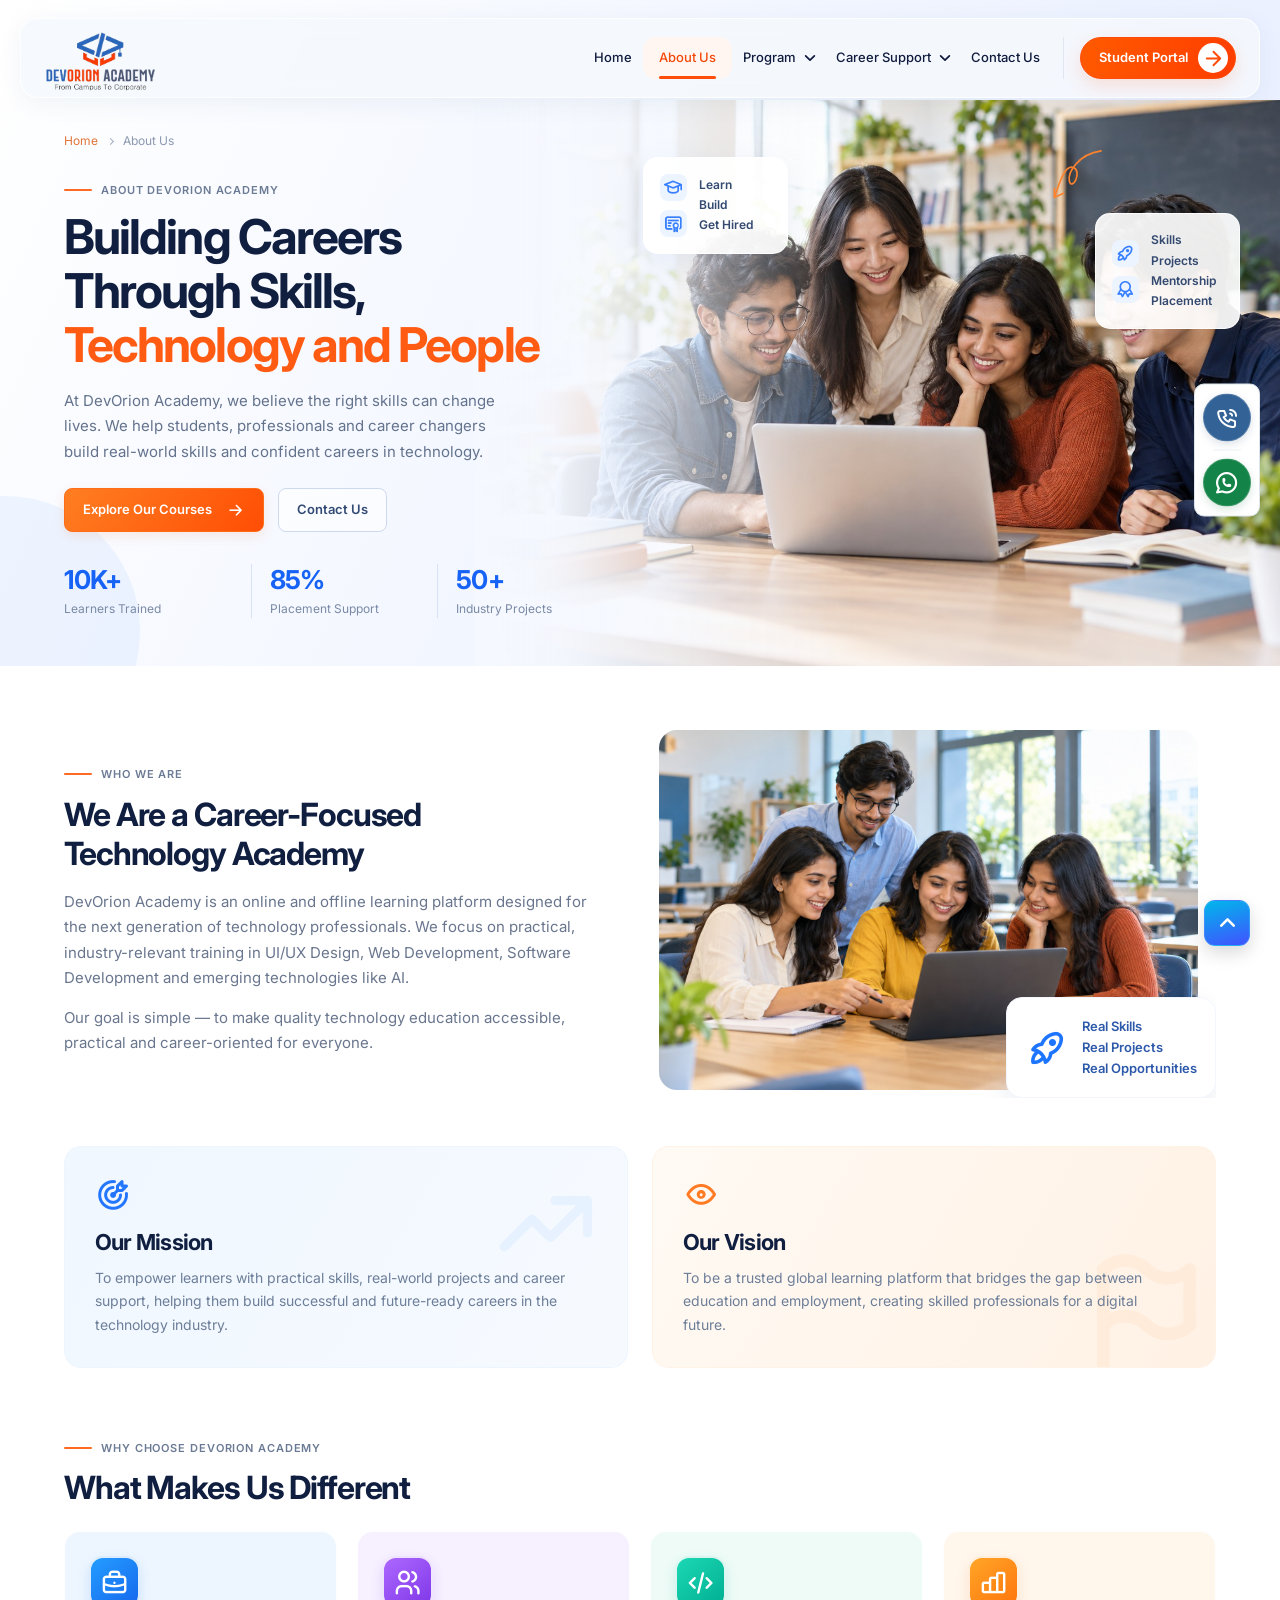
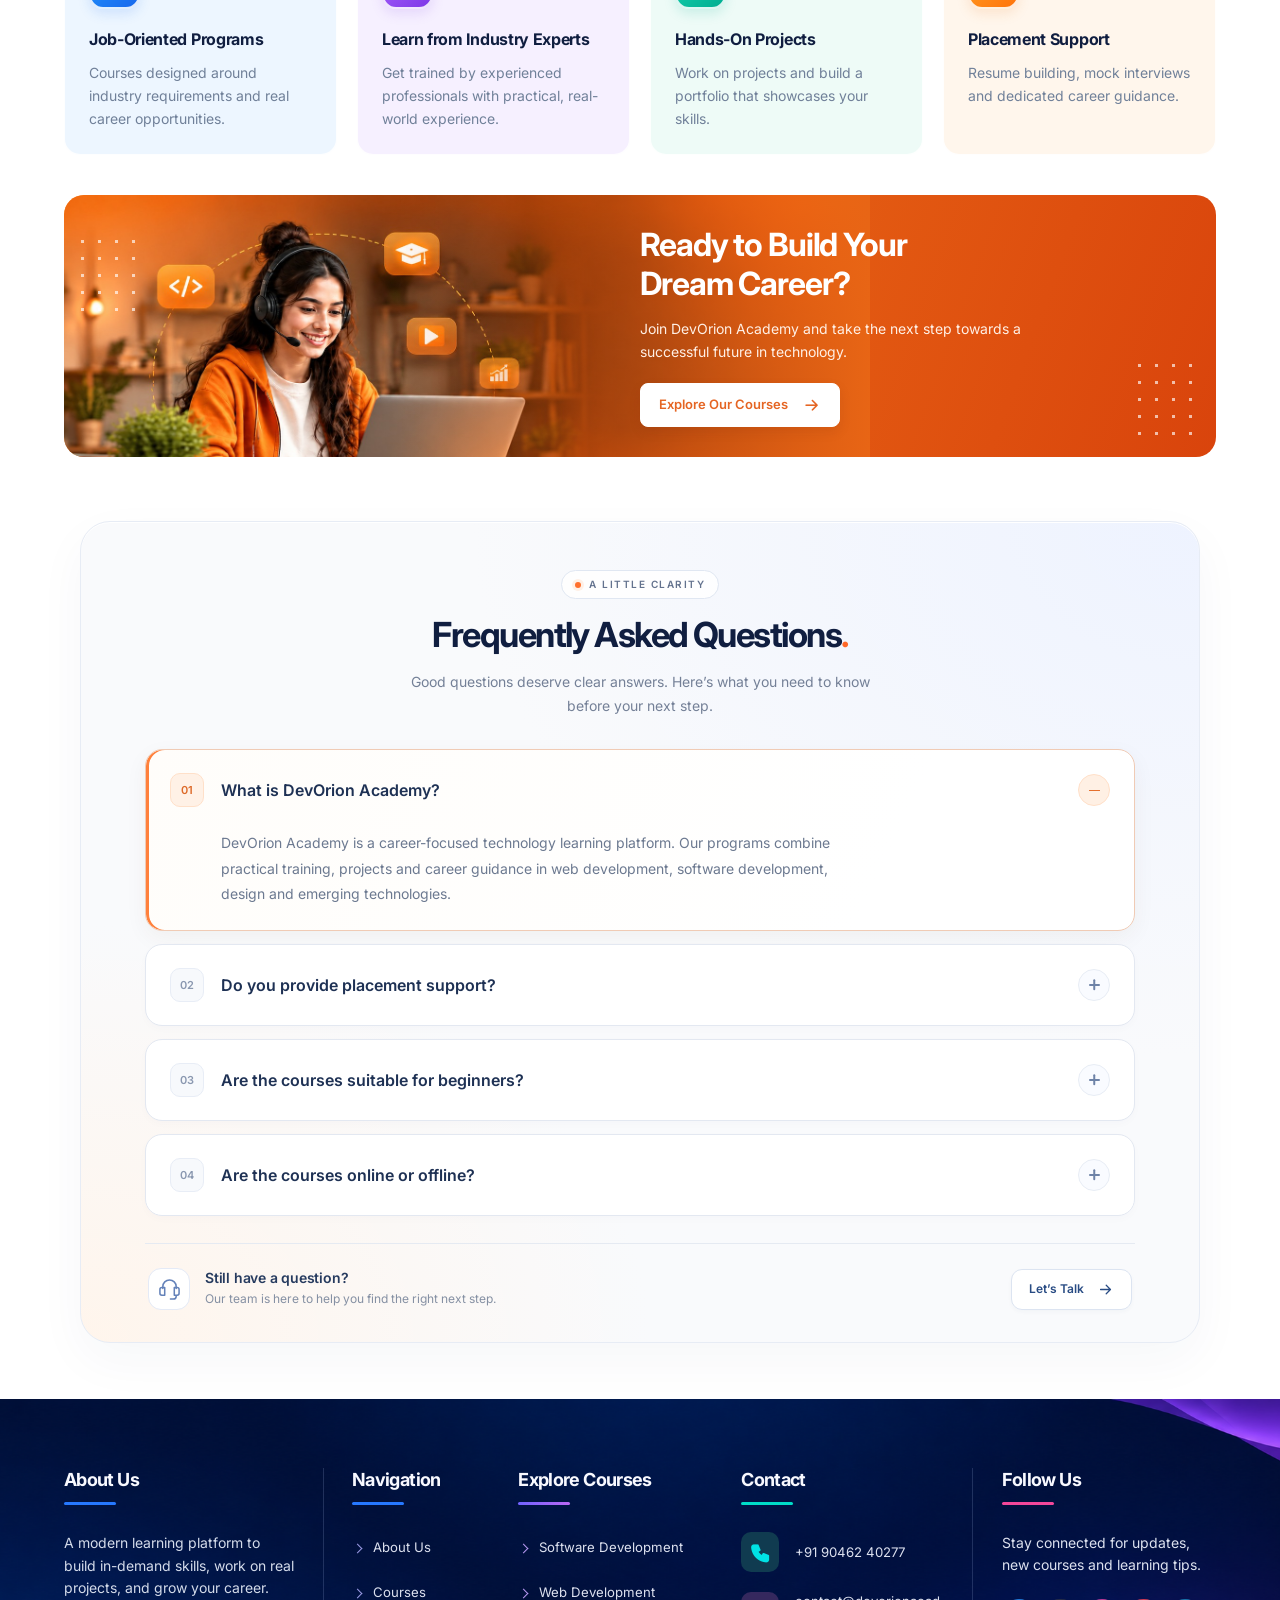
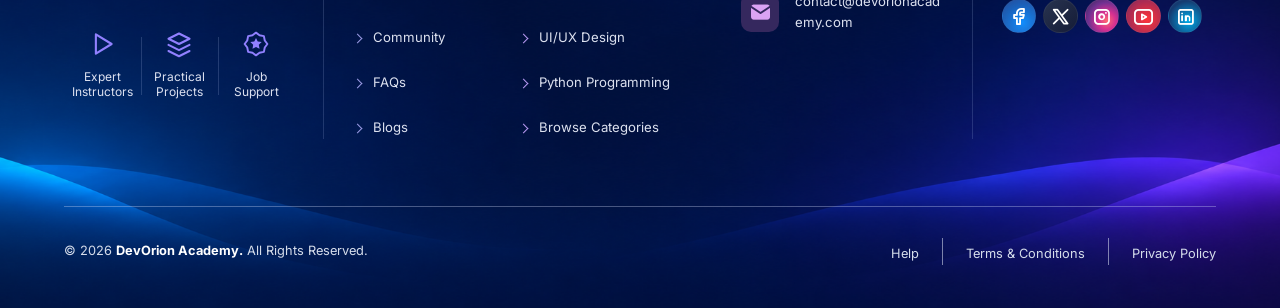
<file: about.html>
<!doctype html>
<html lang="en">
<head>
    <meta charset="UTF-8">
    <meta name="viewport" content="width=device-width, initial-scale=1.0">
    <meta name="description" content="Get to know DevOrion Academy, a career-focused technology academy helping learners build practical skills, real projects and confident careers.">
    <title>About Us | DevOrion Academy</title>
    <link rel="icon" href="assets/images/fav-1.png" type="image/png">
    <link rel="stylesheet" href="assets/css/style.min.css">
    <link rel="stylesheet" href="assets/css/custom.css">
    <link rel="stylesheet" href="assets/css/brand-theme.css">
    <link rel="stylesheet" href="assets/css/header.css">
    <link rel="stylesheet" href="assets/css/footer.css">
    <link rel="stylesheet" href="assets/css/quick-contact.css">
    <link rel="stylesheet" href="assets/css/about-page.css">
    <link rel="stylesheet" href="assets/css/page-loader.css">
    <script src="assets/js/header.js" defer></script>
    <script src="assets/js/about-page.js" defer></script>
</head>
<body class="about-page">
    <!-- Shared page loader -->
    <div id="site-loader" class="site-loader" role="status" aria-live="polite" hidden>
        <div class="site-loader__content">
            <div class="site-loader__visual" aria-hidden="true"><span class="site-loader__orbit"></span><span class="site-loader__mark"><svg viewBox="0 0 64 64" fill="none"><path d="M22 19 9 32l13 13M42 19l13 13-13 13" stroke="#e8f2ff" stroke-width="4" stroke-linecap="round" stroke-linejoin="round"/><path d="m37 14-10 36" stroke="#ff9b61" stroke-width="4" stroke-linecap="round"/></svg></span></div>
            <span class="site-loader__brand">Devorion <span>Academy</span></span>
            <span class="site-loader__tagline">From Campus To Corporate</span>
            <div class="site-loader__progress" aria-hidden="true"></div>
            <span class="site-loader__status">Preparing your learning experience</span>
        </div>
    </div>
    <script src="assets/js/page-loader.js"></script>
    <a class="about-skip-link" href="#about-main">Skip to About Us</a>
    <button type="button" class="scrollToTop d-center" aria-label="Back to top"><svg viewBox="0 0 24 24" fill="none" aria-hidden="true"><path d="m6 14 6-6 6 6" stroke="currentColor" stroke-width="2.5" stroke-linecap="round" stroke-linejoin="round"/></svg></button>
    <!-- header-section start -->
    <header class="header-section header-scrollfixed academy-header">
        <div class="one__header academy-header__bar">
            <nav class="academy-nav" aria-label="Main navigation">
                <a href="index.html" class="header-logo" aria-label="Devorion Academy home">
                    <img src="assets/images/logo-dev1.png" alt="Devorion Academy" width="641" height="366">
                </a>
                <button class="academy-nav__toggle" type="button" aria-label="Open navigation" aria-expanded="false" aria-controls="academy-primary-menu">
                    <svg class="academy-nav__menu-icon" viewBox="0 0 24 24" fill="none" aria-hidden="true"><path d="M4 6H20M4 12H20M4 18H20" stroke="currentColor" stroke-width="2" stroke-linecap="round"/></svg>
                    <svg class="academy-nav__close-icon" viewBox="0 0 24 24" fill="none" aria-hidden="true"><path d="M6 6L18 18M18 6L6 18" stroke="currentColor" stroke-width="2" stroke-linecap="round"/></svg>
                </button>
                <div id="academy-primary-menu" class="academy-nav__content">
                    <ul class="academy-nav__links">
                        <li><a class="academy-nav__link" href="index.html">Home</a></li>
                        <li><a class="academy-nav__link" href="about.html" aria-current="page">About Us</a></li>
                        <li>
                            <details class="academy-nav__dropdown">
                                <summary class="academy-nav__link">Program <svg class="academy-nav__chevron" viewBox="0 0 16 16" fill="none" aria-hidden="true"><path d="M3 5.5L8 10.5L13 5.5" stroke="currentColor" stroke-width="2" stroke-linecap="round" stroke-linejoin="round"/></svg></summary>
                                <ul class="academy-nav__submenu">
                                    <li><a href="index.html#courses">Explore All Courses</a></li>
                                    <li><a href="software-development.html">Software Development</a></li>
                                    <li><a href="index.html#course-web">Web Development</a></li>
                                    <li><a href="index.html#course-ux">UI/UX Design</a></li>
                                    <li><a href="index.html#course-python">Python Programming</a></li>
                                    <li><a href="index.html#course-design">Web Design</a></li>
                                    <li><a href="index.html#course-react">React Development</a></li>
                                </ul>
                            </details>
                        </li>
                        <li>
                            <details class="academy-nav__dropdown">
                                <summary class="academy-nav__link">Career Support <svg class="academy-nav__chevron" viewBox="0 0 16 16" fill="none" aria-hidden="true"><path d="M3 5.5L8 10.5L13 5.5" stroke="currentColor" stroke-width="2" stroke-linecap="round" stroke-linejoin="round"/></svg></summary>
                                <ul class="academy-nav__submenu">
                                    <li><a href="index.html#learning-paths">Find Your Learning Path</a></li>
                                    <li><a href="index.html#mock-interviews">Mock Interviews</a></li>
                                    <li><a href="index.html#career-counseling">Career Counseling</a></li>
                                    <li><a href="contact.html#contact-form">Speak to an Advisor</a></li>
                                </ul>
                            </details>
                        </li>
                        <!-- <li><a class="academy-nav__link" href="student-projects.html">Student Projects</a></li> -->
                        <li><a class="academy-nav__link" href="contact.html">Contact Us</a></li>
                    </ul>
                    <div class="academy-nav__actions">
                        <a class="academy-nav__enquire" href="contact.html#contact-form">Student Portal <span class="academy-nav__enquire-icon" aria-hidden="true"><svg viewBox="0 0 24 24" fill="none"><path d="M5 12H19M12 5L19 12L12 19" stroke="currentColor" stroke-width="2" stroke-linecap="round" stroke-linejoin="round"/></svg></span></a>
                    </div>
                </div>
            </nav>
        </div>
    </header>
    <!-- header-section end -->
    <main id="about-main" class="academy-about">
        <section class="about-hero" aria-labelledby="about-page-title">
            <div class="about-hero__visual">
                <img src="assets/images/about-page/hero.jpg" alt="Four learners collaborating on a project around a laptop" width="1536" height="1024" fetchpriority="high">
                <div class="about-hero-card about-hero-card--learn" aria-hidden="true"><span class="about-hero-card__icons"><i class="ti ti-school"></i><i class="ti ti-certificate"></i></span><div><strong>Learn</strong><strong>Build</strong><strong>Get Hired</strong></div></div>
                <div class="about-hero-card about-hero-card--skills" aria-hidden="true"><span class="about-hero-card__icons"><i class="ti ti-rocket"></i><i class="ti ti-award"></i></span><div><strong>Skills</strong><strong>Projects</strong><strong>Mentorship</strong><strong>Placement</strong></div></div>
                <svg class="about-hero-doodle" viewBox="0 0 70 90" fill="none" aria-hidden="true" focusable="false"><path d="M62 7C34 11 22 34 24 43C27 56 40 32 29 27C18 23 12 47 6 63M6 63L6 52M6 63L17 58" stroke="currentColor" stroke-width="2" stroke-linecap="round" stroke-linejoin="round"/></svg>
            </div>
            <div class="about-container">
                <nav class="about-breadcrumb" aria-label="Breadcrumb"><ol><li><a href="index.html">Home</a></li><li aria-current="page">About Us</li></ol></nav>
                <div class="about-hero__copy">
                    <span class="about-eyebrow">About DevOrion Academy</span>
                    <h1 id="about-page-title">Building Careers<br>Through Skills,<br><span>Technology and People</span></h1>
                    <p class="about-hero__description">At DevOrion Academy, we believe the right skills can change lives. We help students, professionals and career changers build real-world skills and confident careers in technology.</p>
                    <div class="about-hero__actions"><a class="about-button" href="index.html#courses">Explore Our Courses<i class="ti ti-arrow-right" aria-hidden="true"></i></a><a class="about-button about-button--outline" href="contact.html">Contact Us</a></div>
                    <ul class="about-hero__stats" aria-label="Our community"><li><strong>10K+</strong><small>Learners Trained</small></li><li><strong>85%</strong><small>Placement Support</small></li><li><strong>50+</strong><small>Industry Projects</small></li></ul>
                </div>
            </div>
        </section>
        <section id="about-story" class="about-story about-section about-container" aria-labelledby="about-story-title">
            <div class="about-story__copy"><span class="about-eyebrow">Who We Are</span><h2 id="about-story-title">We Are a Career-Focused Technology Academy</h2><p>DevOrion Academy is an online and offline learning platform designed for the next generation of technology professionals. We focus on practical, industry-relevant training in UI/UX Design, Web Development, Software Development and emerging technologies like AI.</p><p>Our goal is simple &mdash; to make quality technology education accessible, practical and career-oriented for everyone.</p><!-- <a class="about-button about-button--blue" href="#about-journey">Our Story<i class="ti ti-arrow-right" aria-hidden="true"></i></a> --></div>
            <div class="about-story__visual"><img src="assets/images/about-page/story.jpg" alt="Learners discussing their work with a mentor in a bright classroom" width="1536" height="1024" loading="lazy" decoding="async"><div class="about-story__badge"><i class="ti ti-rocket" aria-hidden="true"></i><div><strong>Real Skills</strong><strong>Real Projects</strong><strong>Real Opportunities</strong></div></div></div>
        </section>
        <section class="about-principles about-container" aria-label="Our mission and vision">
            <article class="about-principle"><i class="ti ti-target-arrow about-principle__icon" aria-hidden="true"></i><i class="ti ti-trending-up about-principle__decoration" aria-hidden="true"></i><h3>Our Mission</h3><p>To empower learners with practical skills, real-world projects and career support, helping them build successful and future-ready careers in the technology industry.</p></article>
            <article class="about-principle about-principle--vision"><i class="ti ti-eye about-principle__icon" aria-hidden="true"></i><i class="ti ti-flag about-principle__decoration" aria-hidden="true"></i><h3>Our Vision</h3><p>To be a trusted global learning platform that bridges the gap between education and employment, creating skilled professionals for a digital future.</p></article>
        </section>
        <section class="about-difference about-section about-container" aria-labelledby="about-difference-title"><span class="about-eyebrow">Why Choose DevOrion Academy</span><h2 id="about-difference-title">What Makes Us Different</h2><div class="about-feature-grid">
<article class="about-feature about-feature--programs"><span class="about-feature__icon"><i class="ti ti-briefcase" aria-hidden="true"></i></span><h3>Job-Oriented Programs</h3><p>Courses designed around industry requirements and real career opportunities.</p></article>
<article class="about-feature about-feature--experts"><span class="about-feature__icon"><i class="ti ti-users" aria-hidden="true"></i></span><h3>Learn from Industry Experts</h3><p>Get trained by experienced professionals with practical, real-world experience.</p></article>
<article class="about-feature about-feature--projects"><span class="about-feature__icon"><i class="ti ti-code" aria-hidden="true"></i></span><h3>Hands-On Projects</h3><p>Work on projects and build a portfolio that showcases your skills.</p></article>
<article class="about-feature about-feature--support"><span class="about-feature__icon"><i class="ti ti-chart-bar" aria-hidden="true"></i></span><h3>Placement Support</h3><p>Resume building, mock interviews and dedicated career guidance.</p></article>
        </div></section>
        <!--
        <section id="about-journey" class="about-journey about-section about-container" aria-labelledby="about-journey-title">
            <div class="about-journey__copy"><span class="about-eyebrow">Our Journey</span><h2 id="about-journey-title">From Learning to<br>Lasting Careers</h2><p>A journey built on trust, quality education and thousands of successful learners.</p><a class="about-button about-button--blue" href="#about-timeline">Our Milestones<i class="ti ti-arrow-right" aria-hidden="true"></i></a></div>
            <ol id="about-timeline" class="about-timeline" tabindex="-1" aria-label="Academy milestones">
<li><span class="about-timeline__year">2020</span><h3>Foundation</h3><p>DevOrion Academy was founded with a vision to make quality technology education accessible.</p></li>
<li><span class="about-timeline__year">2022</span><h3>Growing Community</h3><p>Reached 5,000+ learners and launched advanced learning programs.</p></li>
<li><span class="about-timeline__year">2024</span><h3>Industry Collaboration</h3><p>Partnered with companies for live projects and placement support.</p></li>
<li><span class="about-timeline__year">2026</span><h3>Expanding Globally</h3><p>Continuing to help learners build successful careers across India and beyond.</p></li>
            </ol>
        </section>
        -->
        <!--
        <section class="about-impact about-section about-container" aria-labelledby="about-impact-title">
            <div class="about-impact__copy"><span class="about-eyebrow">Our Impact</span><h2 id="about-impact-title">Real Learners.<br>Real Success Stories.</h2><p>We are proud to have helped thousands of learners build new skills, switch careers and achieve their goals with the right guidance and support.</p><a class="about-button about-button--blue" href="full-stack-web-development.html#course-reviews">Student Success Stories<i class="ti ti-arrow-right" aria-hidden="true"></i></a></div>
            <div class="about-impact__visual"><ul class="about-impact__numbers" aria-label="Academy impact"><li class="about-impact__stat"><i class="ti ti-school" aria-hidden="true"></i><strong>10K+</strong><small>Happy Learners</small></li><li class="about-impact__stat"><i class="ti ti-certificate" aria-hidden="true"></i><strong>85%</strong><small>Placement Support</small></li><li class="about-impact__stat"><i class="ti ti-briefcase" aria-hidden="true"></i><strong>50+</strong><small>Industry Projects</small></li></ul><div class="about-impact__gallery"><img src="assets/images/about-page/story.jpg" alt="Learners collaborating on a practical project" width="1536" height="1024" loading="lazy" decoding="async"><img class="about-impact__solo" src="assets/images/software-development/hero.jpg" alt="A learner working confidently on her laptop" width="1536" height="1024" loading="lazy" decoding="async"><img src="assets/images/common/stu-community.jpg" alt="A group sharing ideas and learning together" width="1600" height="497" loading="lazy" decoding="async"></div></div>
        </section>
        -->
        <div class="about-container"><section class="about-career" aria-labelledby="about-career-title"><div class="about-career__visual"><img src="assets/images/banner/course-finder.jpg" alt="A student learning online with a laptop and headset" width="2175" height="723" loading="lazy" decoding="async"></div><div class="about-career__copy"><h2 id="about-career-title">Ready to Build Your<br>Dream Career?</h2><p>Join DevOrion Academy and take the next step towards a successful future in technology.</p><a class="about-button" href="index.html#courses">Explore Our Courses<i class="ti ti-arrow-right" aria-hidden="true"></i></a></div></section></div>
        <section id="about-faq" class="about-faq-section about-container" aria-labelledby="about-faq-title">
            <div class="about-faq-section__heading">
                <span class="about-eyebrow">A Little Clarity</span>
                <h2 id="about-faq-title">Frequently Asked Questions<span class="about-faq-section__dot" aria-hidden="true">.</span></h2>
                <p>Good questions deserve clear answers. Here&rsquo;s what you need to know before your next step.</p>
            </div>
            <div class="about-faq-grid">
                <details class="about-faq" name="about-faq" open>
                    <summary><span class="about-faq__number" aria-hidden="true">01</span><span class="about-faq__question">What is DevOrion Academy?</span><span class="about-faq__toggle" aria-hidden="true"></span></summary>
                    <div class="about-faq__answer"><p>DevOrion Academy is a career-focused technology learning platform. Our programs combine practical training, projects and career guidance in web development, software development, design and emerging technologies.</p></div>
                </details>
                <details class="about-faq" name="about-faq">
                    <summary><span class="about-faq__number" aria-hidden="true">02</span><span class="about-faq__question">Do you provide placement support?</span><span class="about-faq__toggle" aria-hidden="true"></span></summary>
                    <div class="about-faq__answer"><p>Our career support includes resume preparation, mock interviews, project guidance and placement assistance. Contact the academy to discuss the support available for your chosen program.</p></div>
                </details>
                <details class="about-faq" name="about-faq">
                    <summary><span class="about-faq__number" aria-hidden="true">03</span><span class="about-faq__question">Are the courses suitable for beginners?</span><span class="about-faq__toggle" aria-hidden="true"></span></summary>
                    <div class="about-faq__answer"><p>Yes. Our learning paths include beginner-friendly foundations as well as advanced topics. Explore the course details to find a program that matches your current experience and goals.</p></div>
                </details>
                <details class="about-faq" name="about-faq">
                    <summary><span class="about-faq__number" aria-hidden="true">04</span><span class="about-faq__question">Are the courses online or offline?</span><span class="about-faq__toggle" aria-hidden="true"></span></summary>
                    <div class="about-faq__answer"><p>Learning formats depend on the program and batch. Contact our team to confirm the available online or classroom learning options, schedules and location details.</p></div>
                </details>
            </div>
            <div class="about-faq-support">
                <span class="about-faq-support__icon" aria-hidden="true"><svg viewBox="0 0 24 24" fill="none"><path d="M5 11V9a7 7 0 0 1 14 0v2M5 10H4a2 2 0 0 0-2 2v4a2 2 0 0 0 2 2h3v-8H5Zm14 0h1a2 2 0 0 1 2 2v4a2 2 0 0 1-2 2h-3v-8h2Zm0 8v1a3 3 0 0 1-3 3h-3" stroke="currentColor" stroke-width="1.6" stroke-linecap="round" stroke-linejoin="round"/></svg></span>
                <div><h3>Still have a question?</h3><p>Our team is here to help you find the right next step.</p></div>
                <a class="about-faq-support__link" href="contact.html#contact-form">Let&rsquo;s Talk <svg viewBox="0 0 24 24" fill="none" aria-hidden="true"><path d="M5 12h14m-6-6 6 6-6 6" stroke="currentColor" stroke-width="1.8" stroke-linecap="round" stroke-linejoin="round"/></svg></a>
            </div>
        </section>
    </main>
    <nav class="quick-contact" aria-label="Quick contact">
        <a class="quick-contact__button quick-contact__button--call" href="tel:+919046240277" aria-label="Call DevOrion Academy at +91 90462 40277" title="Call us"><i class="ti ti-phone-call" aria-hidden="true"></i></a>
        <span class="quick-contact__divider" aria-hidden="true"></span>
        <a class="quick-contact__button quick-contact__button--whatsapp" href="https://wa.me/919046240277" target="_blank" rel="noopener noreferrer" aria-label="Chat with DevOrion Academy on WhatsApp (opens in a new tab)" title="Chat on WhatsApp"><i class="ti ti-brand-whatsapp" aria-hidden="true"></i></a>
    </nav>
    <!-- footer Start -->
    <footer class="site-footer">
        <div class="site-footer__top">
            <div class="site-footer__container">
                <div class="site-footer__grid">
                    <div class="site-footer__brand site-footer__column">
                        <h2 id="footer-about-title" class="site-footer__about-title">About Us</h2>
                        <p class="site-footer__description">A modern learning platform to build in-demand skills, work on real projects, and grow your career.</p>
                        <ul class="site-footer__benefits" aria-label="Learning benefits">
                            <li><svg viewBox="0 0 32 32" fill="none" aria-hidden="true"><path d="m9 5 18 11L9 27V5Z" stroke="currentColor" stroke-width="2.4" stroke-linejoin="round"/></svg><span>Expert<br>Instructors</span></li>
                            <li><svg viewBox="0 0 32 32" fill="none" aria-hidden="true"><path d="m4 10 12-6 12 6-12 6-12-6Zm0 7 12 6 12-6M4 24l12 6 12-6" stroke="currentColor" stroke-width="2.4" stroke-linecap="round" stroke-linejoin="round"/></svg><span>Practical<br>Projects</span></li>
                            <li><svg viewBox="0 0 32 32" fill="none" aria-hidden="true"><path d="m16 3 4 3 5 1 1 5 3 4-3 4-1 5-5 1-4 3-4-3-5-1-1-5-3-4 3-4 1-5 5-1 4-3Z" stroke="currentColor" stroke-width="2.2" stroke-linejoin="round"/><path d="m16 9 2 4 4.5.7-3.3 3.2.8 4.5-4-2.1-4 2.1.8-4.5-3.3-3.2L14 13l2-4Z" fill="currentColor"/></svg><span>Job<br>Support</span></li>
                        </ul>
                    </div>
                    <nav class="site-footer__column site-footer__column--navigation" aria-labelledby="footer-navigation-title">
                        <h2 id="footer-navigation-title">Navigation</h2>
                        <ul class="site-footer__links">
                            <li><a href="about.html">About Us</a></li>
                            <li><a href="index.html#courses">Courses</a></li>
                            <li><a href="community.html">Community</a></li>
                            <li><a href="faq.html">FAQs</a></li>
                            <li><a href="blog-grid.html">Blogs</a></li>
                        </ul>
                    </nav>
                    <nav class="site-footer__column site-footer__column--courses" aria-labelledby="footer-courses-title">
                        <h2 id="footer-courses-title">Explore Courses</h2>
                        <ul class="site-footer__links">
                            <li><a href="software-development.html#software-courses">Software Development</a></li>
                            <li><a href="index.html#course-web">Web Development</a></li>
                            <li><a href="index.html#course-ux">UI/UX Design</a></li>
                            <li><a href="index.html#course-python">Python Programming</a></li>
                            <li><a href="index.html#learning-paths">Browse Categories</a></li>
                        </ul>
                    </nav>
                    <section id="contact" class="site-footer__column site-footer__column--contact" aria-labelledby="footer-contact-title">
                        <h2 id="footer-contact-title">Contact</h2>
                        <ul class="site-footer__contacts">
                            <li><span class="site-footer__contact-icon site-footer__contact-icon--phone"><i class="ti ti-phone-filled" aria-hidden="true"></i></span><a href="tel:+919046240277">+91 90462 40277</a></li>
                            <li><span class="site-footer__contact-icon site-footer__contact-icon--email"><i class="ti ti-mail-filled" aria-hidden="true"></i></span><div><a href="mailto:contact@devorionacademy.com">contact@devorionacademy.com</a></div></li>
                        </ul>
                    </section>
                    <section class="site-footer__column site-footer__column--social" aria-labelledby="footer-social-title">
                        <h2 id="footer-social-title">Follow Us</h2>
                        <p class="site-footer__social-description">Stay connected for updates, new courses and learning tips.</p>
                        <ul class="site-footer__socials">
                            <li><a class="site-footer__social--facebook" href="javascript:void(0)" aria-label="Facebook"><i class="ti ti-brand-facebook" aria-hidden="true"></i></a></li>
                            <li><a class="site-footer__social--x" href="javascript:void(0)" aria-label="X (Twitter)"><i class="ti ti-brand-x" aria-hidden="true"></i></a></li>
                            <li><a class="site-footer__social--instagram" href="javascript:void(0)" aria-label="Instagram"><i class="ti ti-brand-instagram" aria-hidden="true"></i></a></li>
                            <li><a class="site-footer__social--youtube" href="javascript:void(0)" aria-label="YouTube"><i class="ti ti-brand-youtube" aria-hidden="true"></i></a></li>
                            <li><a class="site-footer__social--linkedin" href="javascript:void(0)" aria-label="LinkedIn"><i class="ti ti-brand-linkedin" aria-hidden="true"></i></a></li>
                        </ul>
                    </section>
                </div>
            </div>
        </div>
        <div class="site-footer__container site-footer__bottom">
            <p>&copy; 2026 <a href="index.html">DevOrion Academy.</a> All Rights Reserved.</p>
            <ul class="site-footer__legal">
                <li><a href="contact.html">Help</a></li>
                <li><a href="privacy.html">Terms &amp; Conditions</a></li>
                <li><a href="privacy.html">Privacy Policy</a></li>
            </ul>
        </div>
    </footer>
    <!-- footer end -->
</body>
</html>
</file>
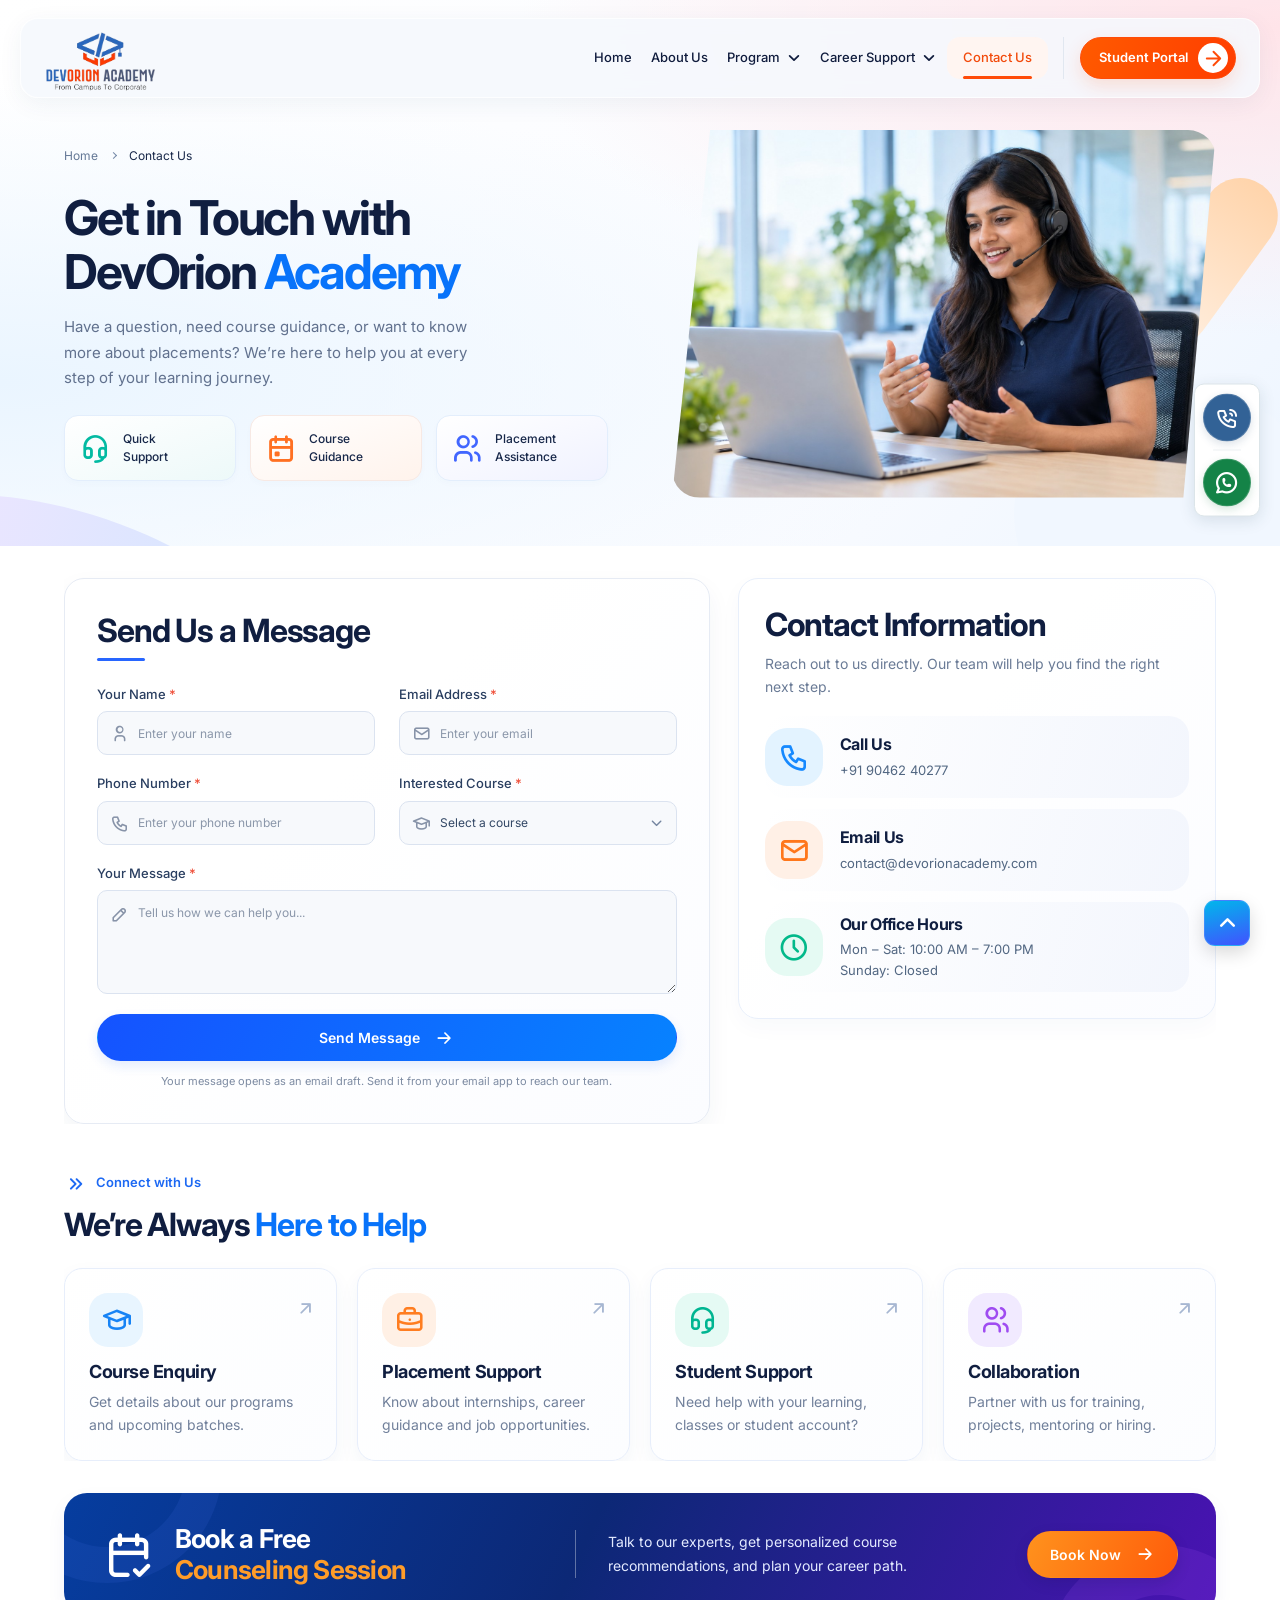
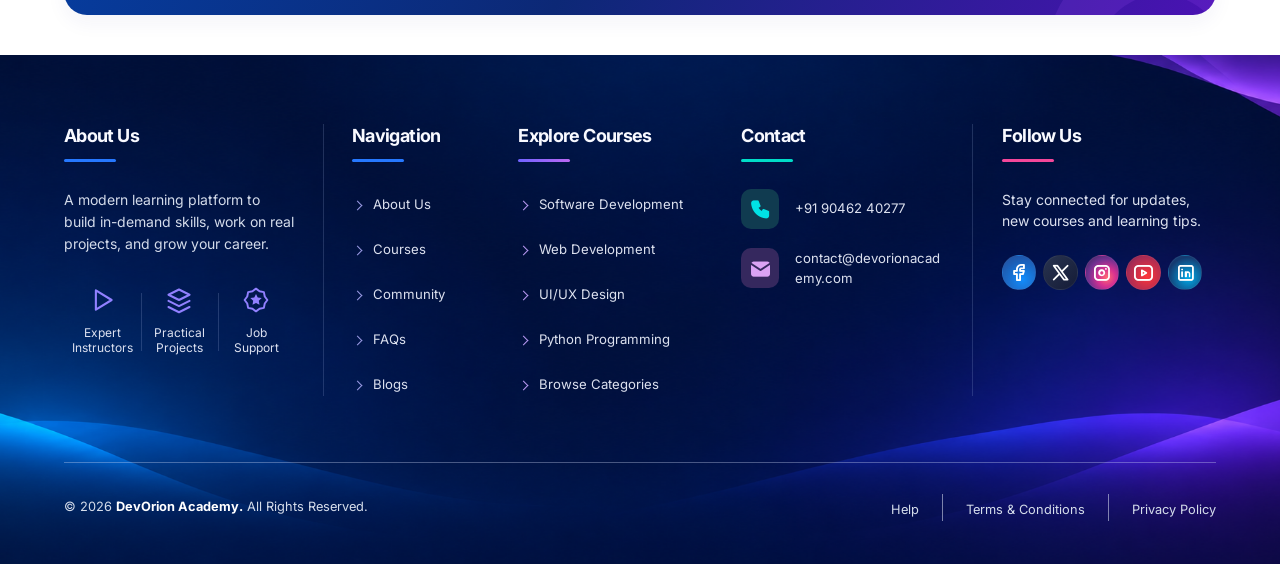
<file: contact.html>
<!doctype html>
<html lang="en">
<head>
    <meta charset="UTF-8">
    <meta name="viewport" content="width=device-width, initial-scale=1.0">
    <meta name="description" content="Contact DevOrion Academy for course guidance, placement assistance, student support or a free career counseling session.">
    <title>Contact Us | DevOrion Academy</title>
    <link rel="icon" href="assets/images/fav-1.png" type="image/png">
    <link rel="stylesheet" href="assets/css/style.min.css">
    <link rel="stylesheet" href="assets/css/custom.css">
    <link rel="stylesheet" href="assets/css/brand-theme.css">
    <link rel="stylesheet" href="assets/css/header.css">
    <link rel="stylesheet" href="assets/css/footer.css">
    <link rel="stylesheet" href="assets/css/quick-contact.css">
    <link rel="stylesheet" href="assets/css/contact-page.css">
    <link rel="stylesheet" href="assets/css/page-loader.css">
    <script src="assets/js/header.js" defer></script>
    <script src="assets/js/contact-page.js" defer></script>
</head>
<body class="contact-page">
    <div id="site-loader" class="site-loader" role="status" aria-live="polite" hidden>
        <div class="site-loader__content">
            <div class="site-loader__visual" aria-hidden="true"><span class="site-loader__orbit"></span><span class="site-loader__mark"><svg viewBox="0 0 64 64" fill="none"><path d="M22 19 9 32l13 13M42 19l13 13-13 13" stroke="#e8f2ff" stroke-width="4" stroke-linecap="round" stroke-linejoin="round"/><path d="m37 14-10 36" stroke="#ff9b61" stroke-width="4" stroke-linecap="round"/></svg></span></div>
            <span class="site-loader__brand">Devorion <span>Academy</span></span>
            <span class="site-loader__tagline">From Campus To Corporate</span>
            <div class="site-loader__progress" aria-hidden="true"></div>
            <span class="site-loader__status">Preparing your learning experience</span>
        </div>
    </div>
    <script src="assets/js/page-loader.js"></script>
    <a class="contact-skip-link" href="#contact-main">Skip to Contact Us</a>
    <button type="button" class="scrollToTop d-center" aria-label="Back to top"><svg viewBox="0 0 24 24" fill="none" aria-hidden="true"><path d="m6 14 6-6 6 6" stroke="currentColor" stroke-width="2.5" stroke-linecap="round" stroke-linejoin="round"/></svg></button>
    <header class="header-section header-scrollfixed academy-header">
        <div class="one__header academy-header__bar">
            <nav class="academy-nav" aria-label="Main navigation">
                <a href="index.html" class="header-logo" aria-label="Devorion Academy home">
                    <img src="assets/images/logo-dev1.png" alt="Devorion Academy" width="641" height="366">
                </a>
                <button class="academy-nav__toggle" type="button" aria-label="Open navigation" aria-expanded="false" aria-controls="academy-primary-menu">
                    <svg class="academy-nav__menu-icon" viewBox="0 0 24 24" fill="none" aria-hidden="true"><path d="M4 6H20M4 12H20M4 18H20" stroke="currentColor" stroke-width="2" stroke-linecap="round"/></svg>
                    <svg class="academy-nav__close-icon" viewBox="0 0 24 24" fill="none" aria-hidden="true"><path d="M6 6L18 18M18 6L6 18" stroke="currentColor" stroke-width="2" stroke-linecap="round"/></svg>
                </button>
                <div id="academy-primary-menu" class="academy-nav__content">
                    <ul class="academy-nav__links">
                        <li><a class="academy-nav__link" href="index.html">Home</a></li>
                        <li><a class="academy-nav__link" href="about.html">About Us</a></li>
                        <li>
                            <details class="academy-nav__dropdown">
                                <summary class="academy-nav__link">Program <svg class="academy-nav__chevron" viewBox="0 0 16 16" fill="none" aria-hidden="true"><path d="M3 5.5L8 10.5L13 5.5" stroke="currentColor" stroke-width="2" stroke-linecap="round" stroke-linejoin="round"/></svg></summary>
                                <ul class="academy-nav__submenu">
                                    <li><a href="index.html#courses">Explore All Courses</a></li>
                                    <li><a href="software-development.html">Software Development</a></li>
                                    <li><a href="index.html#course-web">Web Development</a></li>
                                    <li><a href="index.html#course-ux">UI/UX Design</a></li>
                                    <li><a href="index.html#course-python">Python Programming</a></li>
                                    <li><a href="index.html#course-design">Web Design</a></li>
                                    <li><a href="index.html#course-react">React Development</a></li>
                                </ul>
                            </details>
                        </li>
                        <li>
                            <details class="academy-nav__dropdown">
                                <summary class="academy-nav__link">Career Support <svg class="academy-nav__chevron" viewBox="0 0 16 16" fill="none" aria-hidden="true"><path d="M3 5.5L8 10.5L13 5.5" stroke="currentColor" stroke-width="2" stroke-linecap="round" stroke-linejoin="round"/></svg></summary>
                                <ul class="academy-nav__submenu">
                                    <li><a href="index.html#learning-paths">Find Your Learning Path</a></li>
                                    <li><a href="index.html#mock-interviews">Mock Interviews</a></li>
                                    <li><a href="index.html#career-counseling">Career Counseling</a></li>
                                    <li><a href="#contact-form">Speak to an Advisor</a></li>
                                </ul>
                            </details>
                        </li>
                        <!-- <li><a class="academy-nav__link" href="student-projects.html">Student Projects</a></li> -->
                        <li><a class="academy-nav__link" href="contact.html" aria-current="page">Contact Us</a></li>
                    </ul>
                    <div class="academy-nav__actions">
                        <a class="academy-nav__enquire" href="#contact-form">Student Portal <span class="academy-nav__enquire-icon" aria-hidden="true"><svg viewBox="0 0 24 24" fill="none"><path d="M5 12H19M12 5L19 12L12 19" stroke="currentColor" stroke-width="2" stroke-linecap="round" stroke-linejoin="round"/></svg></span></a>
                    </div>
                </div>
            </nav>
        </div>
    </header>
    <main id="contact-main" class="academy-contact">
        <section class="contact-hero" aria-labelledby="contact-page-title">
            <div class="contact-container contact-hero__grid">
                <div class="contact-hero__copy">
                    <nav class="contact-breadcrumb" aria-label="Breadcrumb"><ol><li><a href="index.html">Home</a></li><li aria-current="page">Contact Us</li></ol></nav>
                    <h1 id="contact-page-title">Get in Touch with<br>DevOrion <span>Academy</span></h1>
                    <p>Have a question, need course guidance, or want to know more about placements? We&rsquo;re here to help you at every step of your learning journey.</p>
                    <ul class="contact-hero__benefits" aria-label="How we can help">
                        <li><i class="ti ti-headset" aria-hidden="true"></i><span>Quick<br>Support</span></li>
                        <li><i class="ti ti-calendar-event" aria-hidden="true"></i><span>Course<br>Guidance</span></li>
                        <li><i class="ti ti-users" aria-hidden="true"></i><span>Placement<br>Assistance</span></li>
                    </ul>
                </div>
                <div class="contact-hero__visual"><img src="assets/images/contact-page/support-advisor.jpg" alt="A friendly course advisor helping learners over a headset" width="1536" height="1024" fetchpriority="high"></div>
            </div>
        </section>

        <section class="contact-reach contact-container" aria-label="Send a message or contact us directly">
            <div id="contact-form" class="contact-panel contact-message">
                <h2 id="contact-form-title">Send Us a Message</h2>
                <span class="contact-title-line" aria-hidden="true"></span>
                <form id="academy-contact-form" action="mailto:contact@devorionacademy.com" method="post" enctype="text/plain" aria-labelledby="contact-form-title" aria-describedby="contact-form-note">
                    <div class="contact-fields">
                        <div class="contact-field"><label for="contact-name">Your Name <span aria-hidden="true">*</span></label><div class="contact-input"><i class="ti ti-user" aria-hidden="true"></i><input id="contact-name" name="name" type="text" placeholder="Enter your name" autocomplete="name" maxlength="100" required></div></div>
                        <div class="contact-field"><label for="contact-email">Email Address <span aria-hidden="true">*</span></label><div class="contact-input"><i class="ti ti-mail" aria-hidden="true"></i><input id="contact-email" name="email" type="email" placeholder="Enter your email" autocomplete="email" maxlength="254" required></div></div>
                        <div class="contact-field"><label for="contact-phone">Phone Number <span aria-hidden="true">*</span></label><div class="contact-input"><i class="ti ti-phone" aria-hidden="true"></i><input id="contact-phone" name="phone" type="tel" placeholder="Enter your phone number" autocomplete="tel" inputmode="tel" minlength="7" maxlength="24" required></div></div>
                        <div class="contact-field"><label for="contact-interest">Interested Course <span aria-hidden="true">*</span></label><div class="contact-input contact-input--select"><i class="ti ti-school" aria-hidden="true"></i><select id="contact-interest" name="interest" required><option value="" disabled selected>Select a course</option><optgroup label="Course guidance"><option>Software Development</option><option>Full Stack Web Development</option><option>Web Development</option><option>UI/UX Design</option><option>Python Programming</option><option>AI &amp; Emerging Technology</option><option>Course Enquiry</option></optgroup><optgroup label="How else can we help?"><option>Free Counseling</option><option>Placement Support</option><option>Student Support</option><option>Collaboration</option></optgroup></select><i class="ti ti-chevron-down" aria-hidden="true"></i></div></div>
                        <div class="contact-field contact-field--full"><label for="contact-message">Your Message <span aria-hidden="true">*</span></label><div class="contact-input contact-input--message"><i class="ti ti-pencil" aria-hidden="true"></i><textarea id="contact-message" name="message" rows="4" placeholder="Tell us how we can help you..." maxlength="4000" required></textarea></div></div>
                    </div>
                    <button class="contact-button contact-button--send" type="submit">Send Message<i class="ti ti-arrow-right" aria-hidden="true"></i></button>
                    <p id="contact-form-note" class="contact-form-note">Your message opens as an email draft. Send it from your email app to reach our team.</p>
                    <p id="contact-form-status" class="contact-form-status" role="status" aria-live="polite" aria-atomic="true"></p>
                    <div id="contact-draft-actions" class="contact-draft-actions" hidden><a id="contact-draft-link" href="mailto:contact@devorionacademy.com">Open Email Draft<i class="ti ti-external-link" aria-hidden="true"></i></a><button id="contact-copy-message" type="button">Copy Message<i class="ti ti-copy" aria-hidden="true"></i></button></div>
                </form>
            </div>
            <aside class="contact-panel contact-information" aria-labelledby="contact-information-title">
                <h2 id="contact-information-title">Contact Information</h2>
                <p class="contact-information__intro">Reach out to us directly. Our team will help you find the right next step.</p>
                <ul class="contact-information__list">
                    <li><span class="contact-information__icon contact-information__icon--phone"><i class="ti ti-phone" aria-hidden="true"></i></span><div><h3>Call Us</h3><a href="tel:+919046240277">+91 90462 40277</a></div></li>
                    <li><span class="contact-information__icon contact-information__icon--email"><i class="ti ti-mail" aria-hidden="true"></i></span><div><h3>Email Us</h3><a href="mailto:contact@devorionacademy.com">contact@devorionacademy.com</a></div></li>
                    <li><span class="contact-information__icon contact-information__icon--hours"><i class="ti ti-clock" aria-hidden="true"></i></span><div><h3>Our Office Hours</h3><p>Mon &ndash; Sat: 10:00 AM &ndash; 7:00 PM<br>Sunday: Closed</p></div></li>
                </ul>
            </aside>
        </section>

        <section class="contact-help contact-container" aria-labelledby="contact-help-title">
            <div class="contact-section-heading"><span class="contact-eyebrow"><i class="ti ti-chevrons-right" aria-hidden="true"></i>Connect with Us</span><h2 id="contact-help-title">We&rsquo;re Always <span>Here to Help</span></h2></div>
            <div class="contact-help__grid">
                <a class="contact-help-card contact-help-card--courses" href="#contact-form" data-enquiry="Course Enquiry" aria-controls="contact-interest"><span class="contact-help-card__icon"><i class="ti ti-school" aria-hidden="true"></i></span><h3>Course Enquiry</h3><p>Get details about our programs and upcoming batches.</p><span class="contact-help-card__arrow" aria-hidden="true"><i class="ti ti-arrow-up-right"></i></span></a>
                <a class="contact-help-card contact-help-card--placement" href="#contact-form" data-enquiry="Placement Support" aria-controls="contact-interest"><span class="contact-help-card__icon"><i class="ti ti-briefcase" aria-hidden="true"></i></span><h3>Placement Support</h3><p>Know about internships, career guidance and job opportunities.</p><span class="contact-help-card__arrow" aria-hidden="true"><i class="ti ti-arrow-up-right"></i></span></a>
                <a class="contact-help-card contact-help-card--students" href="#contact-form" data-enquiry="Student Support" aria-controls="contact-interest"><span class="contact-help-card__icon"><i class="ti ti-headset" aria-hidden="true"></i></span><h3>Student Support</h3><p>Need help with your learning, classes or student account?</p><span class="contact-help-card__arrow" aria-hidden="true"><i class="ti ti-arrow-up-right"></i></span></a>
                <a class="contact-help-card contact-help-card--collaboration" href="#contact-form" data-enquiry="Collaboration" aria-controls="contact-interest"><span class="contact-help-card__icon"><i class="ti ti-users" aria-hidden="true"></i></span><h3>Collaboration</h3><p>Partner with us for training, projects, mentoring or hiring.</p><span class="contact-help-card__arrow" aria-hidden="true"><i class="ti ti-arrow-up-right"></i></span></a>
            </div>
        </section>

        <section class="contact-counseling contact-container" aria-labelledby="contact-counseling-title"><div class="contact-counseling__title"><i class="ti ti-calendar-check" aria-hidden="true"></i><h2 id="contact-counseling-title">Book a Free<br><span>Counseling Session</span></h2></div><p>Talk to our experts, get personalized course recommendations, and plan your career path.</p><a class="contact-button contact-button--orange" href="#contact-form" data-enquiry="Free Counseling" aria-controls="contact-interest">Book Now<i class="ti ti-arrow-right" aria-hidden="true"></i></a></section>
    </main>
    <nav class="quick-contact" aria-label="Quick contact">
        <a class="quick-contact__button quick-contact__button--call" href="tel:+919046240277" aria-label="Call DevOrion Academy at +91 90462 40277" title="Call us"><i class="ti ti-phone-call" aria-hidden="true"></i></a>
        <span class="quick-contact__divider" aria-hidden="true"></span>
        <a class="quick-contact__button quick-contact__button--whatsapp" href="https://wa.me/919046240277" target="_blank" rel="noopener noreferrer" aria-label="Chat with DevOrion Academy on WhatsApp (opens in a new tab)" title="Chat on WhatsApp"><i class="ti ti-brand-whatsapp" aria-hidden="true"></i></a>
    </nav>
    <footer class="site-footer">
        <div class="site-footer__top">
            <div class="site-footer__container">
                <div class="site-footer__grid">
                    <div class="site-footer__brand site-footer__column">
                        <h2 id="footer-about-title" class="site-footer__about-title">About Us</h2>
                        <p class="site-footer__description">A modern learning platform to build in-demand skills, work on real projects, and grow your career.</p>
                        <ul class="site-footer__benefits" aria-label="Learning benefits">
                            <li><svg viewBox="0 0 32 32" fill="none" aria-hidden="true"><path d="m9 5 18 11L9 27V5Z" stroke="currentColor" stroke-width="2.4" stroke-linejoin="round"/></svg><span>Expert<br>Instructors</span></li>
                            <li><svg viewBox="0 0 32 32" fill="none" aria-hidden="true"><path d="m4 10 12-6 12 6-12 6-12-6Zm0 7 12 6 12-6M4 24l12 6 12-6" stroke="currentColor" stroke-width="2.4" stroke-linecap="round" stroke-linejoin="round"/></svg><span>Practical<br>Projects</span></li>
                            <li><svg viewBox="0 0 32 32" fill="none" aria-hidden="true"><path d="m16 3 4 3 5 1 1 5 3 4-3 4-1 5-5 1-4 3-4-3-5-1-1-5-3-4 3-4 1-5 5-1 4-3Z" stroke="currentColor" stroke-width="2.2" stroke-linejoin="round"/><path d="m16 9 2 4 4.5.7-3.3 3.2.8 4.5-4-2.1-4 2.1.8-4.5-3.3-3.2L14 13l2-4Z" fill="currentColor"/></svg><span>Job<br>Support</span></li>
                        </ul>
                    </div>
                    <nav class="site-footer__column site-footer__column--navigation" aria-labelledby="footer-navigation-title">
                        <h2 id="footer-navigation-title">Navigation</h2>
                        <ul class="site-footer__links">
                            <li><a href="about.html">About Us</a></li>
                            <li><a href="index.html#courses">Courses</a></li>
                            <li><a href="community.html">Community</a></li>
                            <li><a href="faq.html">FAQs</a></li>
                            <li><a href="blog-grid.html">Blogs</a></li>
                        </ul>
                    </nav>
                    <nav class="site-footer__column site-footer__column--courses" aria-labelledby="footer-courses-title">
                        <h2 id="footer-courses-title">Explore Courses</h2>
                        <ul class="site-footer__links">
                            <li><a href="software-development.html#software-courses">Software Development</a></li>
                            <li><a href="index.html#course-web">Web Development</a></li>
                            <li><a href="index.html#course-ux">UI/UX Design</a></li>
                            <li><a href="index.html#course-python">Python Programming</a></li>
                            <li><a href="index.html#learning-paths">Browse Categories</a></li>
                        </ul>
                    </nav>
                    <section id="contact" class="site-footer__column site-footer__column--contact" aria-labelledby="footer-contact-title">
                        <h2 id="footer-contact-title">Contact</h2>
                        <ul class="site-footer__contacts">
                            <li><span class="site-footer__contact-icon site-footer__contact-icon--phone"><i class="ti ti-phone-filled" aria-hidden="true"></i></span><a href="tel:+919046240277">+91 90462 40277</a></li>
                            <li><span class="site-footer__contact-icon site-footer__contact-icon--email"><i class="ti ti-mail-filled" aria-hidden="true"></i></span><div><a href="mailto:contact@devorionacademy.com">contact@devorionacademy.com</a></div></li>
                        </ul>
                    </section>
                    <section class="site-footer__column site-footer__column--social" aria-labelledby="footer-social-title">
                        <h2 id="footer-social-title">Follow Us</h2>
                        <p class="site-footer__social-description">Stay connected for updates, new courses and learning tips.</p>
                        <ul class="site-footer__socials">
                            <li><a class="site-footer__social--facebook" href="javascript:void(0)" aria-label="Facebook"><i class="ti ti-brand-facebook" aria-hidden="true"></i></a></li>
                            <li><a class="site-footer__social--x" href="javascript:void(0)" aria-label="X (Twitter)"><i class="ti ti-brand-x" aria-hidden="true"></i></a></li>
                            <li><a class="site-footer__social--instagram" href="javascript:void(0)" aria-label="Instagram"><i class="ti ti-brand-instagram" aria-hidden="true"></i></a></li>
                            <li><a class="site-footer__social--youtube" href="javascript:void(0)" aria-label="YouTube"><i class="ti ti-brand-youtube" aria-hidden="true"></i></a></li>
                            <li><a class="site-footer__social--linkedin" href="javascript:void(0)" aria-label="LinkedIn"><i class="ti ti-brand-linkedin" aria-hidden="true"></i></a></li>
                        </ul>
                    </section>
                </div>
            </div>
        </div>
        <div class="site-footer__container site-footer__bottom">
            <p>&copy; 2026 <a href="index.html">DevOrion Academy.</a> All Rights Reserved.</p>
            <ul class="site-footer__legal">
                <li><a href="contact.html">Help</a></li>
                <li><a href="privacy.html">Terms &amp; Conditions</a></li>
                <li><a href="privacy.html">Privacy Policy</a></li>
            </ul>
        </div>
    </footer>
</body>
</html>
</file>
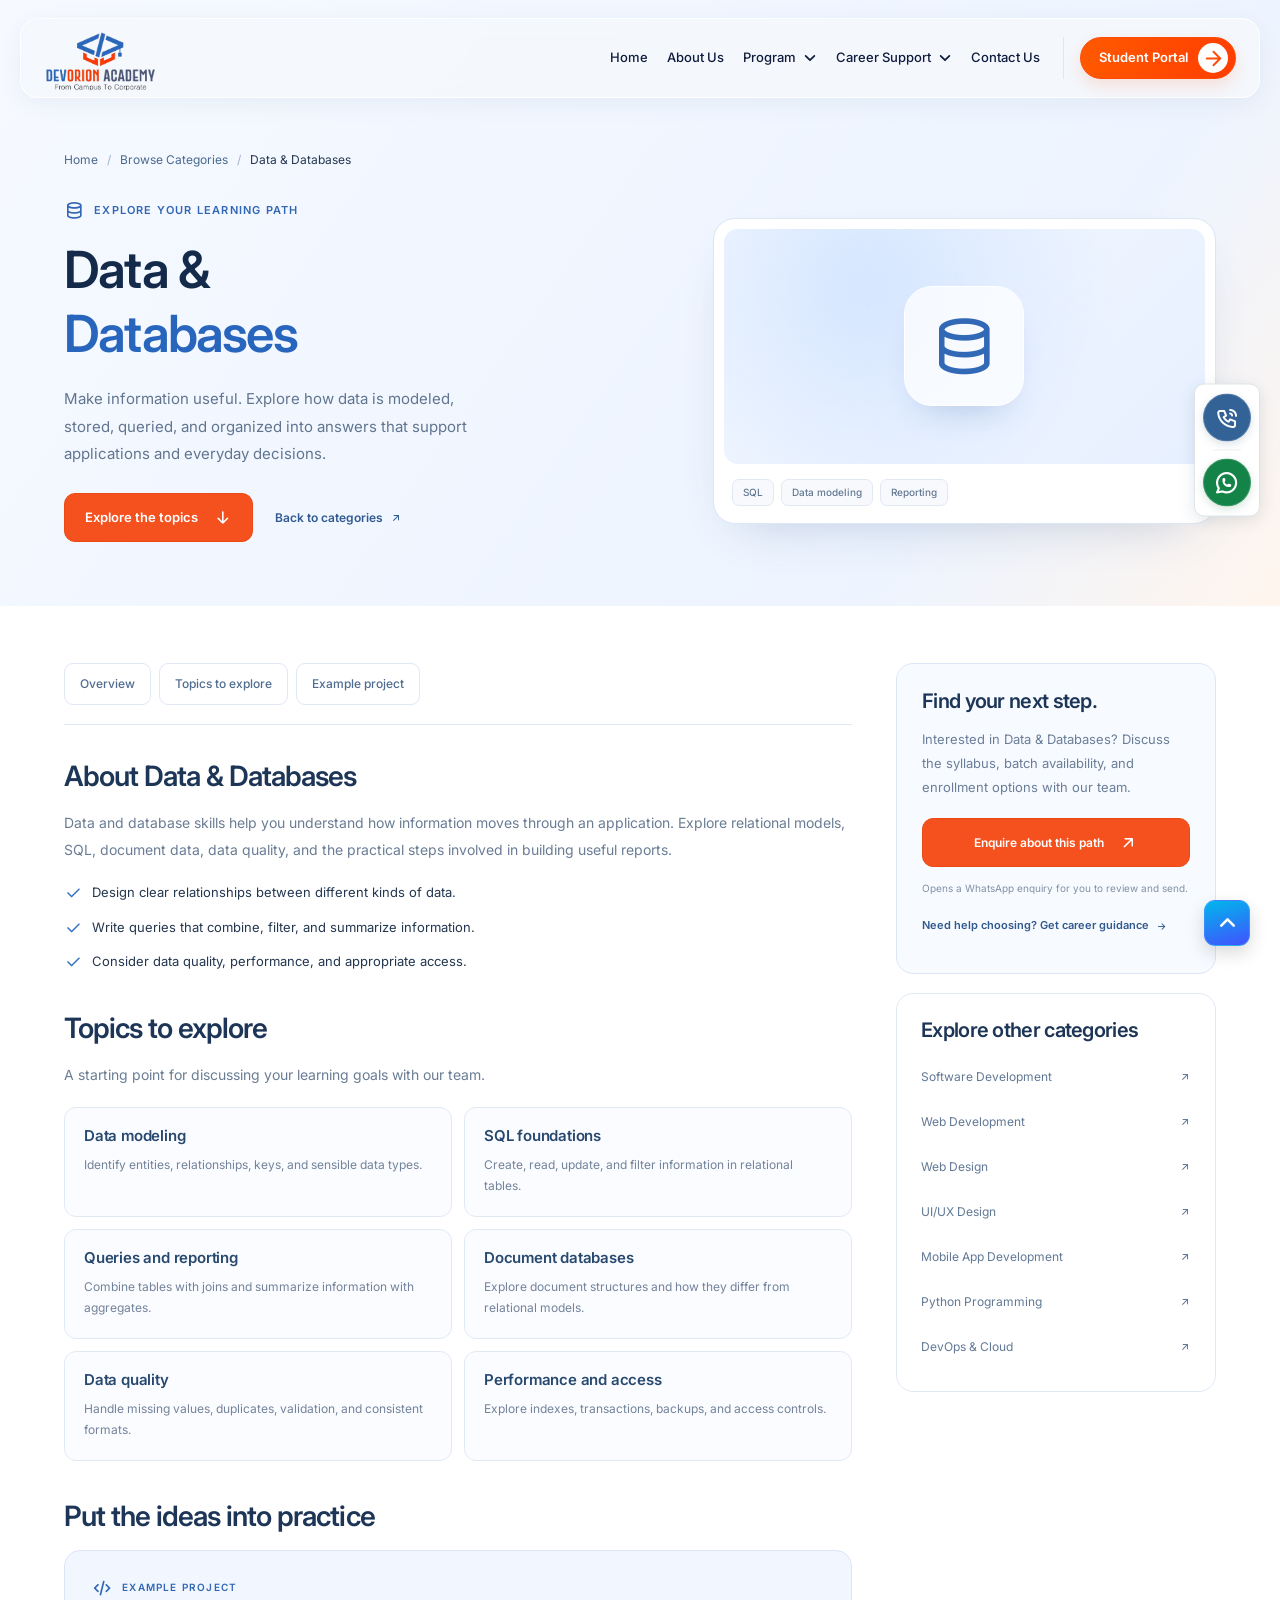
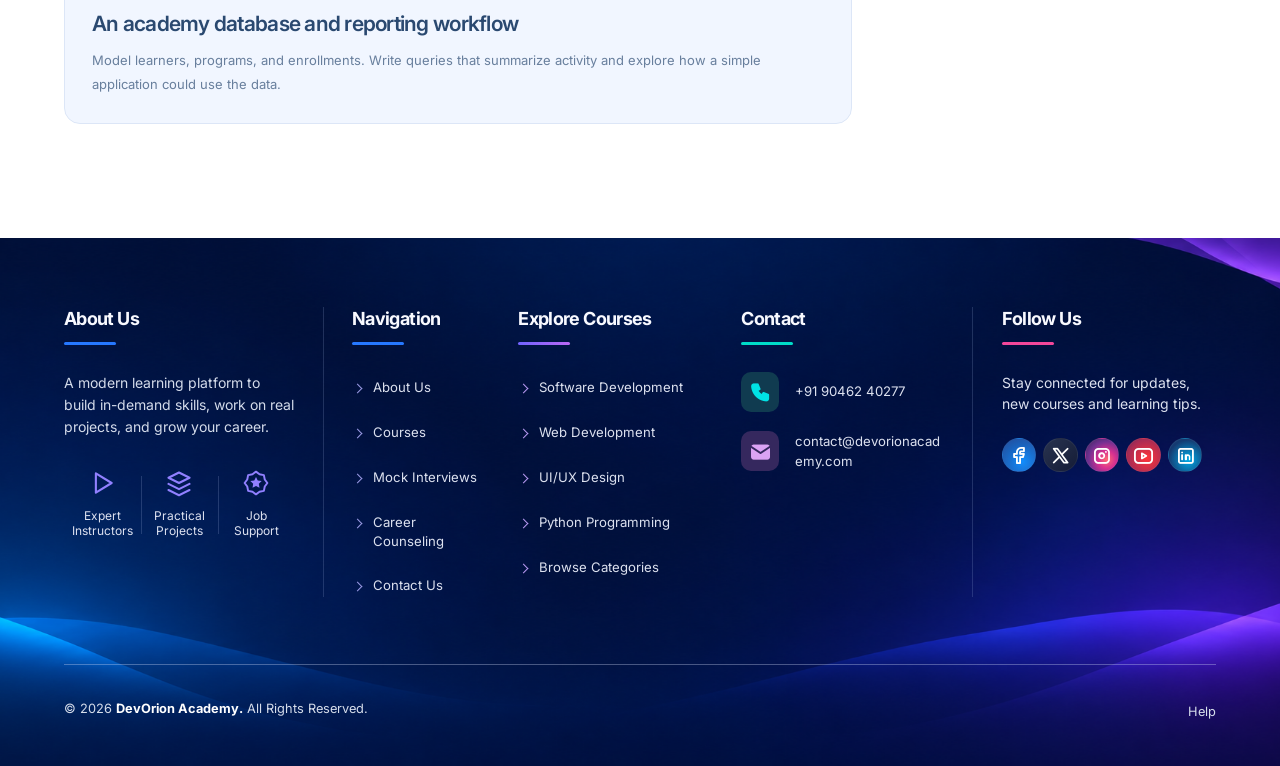
<file: data-databases.html>
<!doctype html>
<html lang="en">
<head>
    <meta charset="UTF-8">
    <meta name="viewport" content="width=device-width, initial-scale=1.0">
    <meta name="description" content="Make information useful. Explore how data is modeled, stored, queried, and organized into answers that support applications and everyday decisions.">
    <title>Data &amp; Databases | DevOrion Academy</title>
    <link rel="icon" href="assets/images/fav-1.png" type="image/png">
    <link rel="stylesheet" href="assets/css/style.min.css">
    <link rel="stylesheet" href="assets/css/custom.css">
    <link rel="stylesheet" href="assets/css/brand-theme.css">
    <link rel="stylesheet" href="assets/css/header.css">
    <link rel="stylesheet" href="assets/css/footer.css">
    <link rel="stylesheet" href="assets/css/quick-contact.css">
    <link rel="stylesheet" href="assets/css/program-details.css">
    <script src="assets/js/header.js" defer></script>
    <script src="assets/js/about-page.js" defer></script>
</head>
<body class="program-page">
    <a class="program-skip" href="#program-main">Skip to Data &amp; Databases details</a>
    <button type="button" class="scrollToTop d-center" aria-label="Back to top"><svg viewBox="0 0 24 24" fill="none" aria-hidden="true"><path d="m6 14 6-6 6 6" stroke="currentColor" stroke-width="2.5" stroke-linecap="round" stroke-linejoin="round"/></svg></button>
    <!-- header-section start -->
    <header class="header-section header-scrollfixed academy-header">
        <div class="one__header academy-header__bar">
            <nav class="academy-nav" aria-label="Main navigation">
                <a href="index.html" class="header-logo" aria-label="Devorion Academy home">
                    <img src="assets/images/logo-dev1.png" alt="Devorion Academy" width="641" height="366">
                </a>
                <button class="academy-nav__toggle" type="button" aria-label="Open navigation" aria-expanded="false" aria-controls="academy-primary-menu">
                    <svg class="academy-nav__menu-icon" viewBox="0 0 24 24" fill="none" aria-hidden="true"><path d="M4 6H20M4 12H20M4 18H20" stroke="currentColor" stroke-width="2" stroke-linecap="round"/></svg>
                    <svg class="academy-nav__close-icon" viewBox="0 0 24 24" fill="none" aria-hidden="true"><path d="M6 6L18 18M18 6L6 18" stroke="currentColor" stroke-width="2" stroke-linecap="round"/></svg>
                </button>
                <div id="academy-primary-menu" class="academy-nav__content">
                    <ul class="academy-nav__links">
                        <li><a class="academy-nav__link" href="index.html">Home</a></li>
                        <li><a class="academy-nav__link" href="about.html">About Us</a></li>
                        <li>
                            <details class="academy-nav__dropdown">
                                <summary class="academy-nav__link">Program <svg class="academy-nav__chevron" viewBox="0 0 16 16" fill="none" aria-hidden="true"><path d="M3 5.5L8 10.5L13 5.5" stroke="currentColor" stroke-width="2" stroke-linecap="round" stroke-linejoin="round"/></svg></summary>
                                <ul class="academy-nav__submenu">
                                    <li><a href="index.html#courses">Explore All Courses</a></li>
                                    <li><a href="software-development.html">Software Development</a></li>
                                    <li><a href="index.html#course-web">Web Development</a></li>
                                    <li><a href="index.html#course-ux">UI/UX Design</a></li>
                                    <li><a href="index.html#course-python">Python Programming</a></li>
                                    <li><a href="index.html#course-design">Web Design</a></li>
                                    <li><a href="index.html#course-react">React Development</a></li>
                                </ul>
                            </details>
                        </li>
                        <li>
                            <details class="academy-nav__dropdown">
                                <summary class="academy-nav__link">Career Support <svg class="academy-nav__chevron" viewBox="0 0 16 16" fill="none" aria-hidden="true"><path d="M3 5.5L8 10.5L13 5.5" stroke="currentColor" stroke-width="2" stroke-linecap="round" stroke-linejoin="round"/></svg></summary>
                                <ul class="academy-nav__submenu">
                                    <li><a href="index.html#learning-paths">Find Your Learning Path</a></li>
                                    <li><a href="index.html#mock-interviews">Mock Interviews</a></li>
                                    <li><a href="index.html#career-counseling">Career Counseling</a></li>
                                    <li><a href="contact.html#contact-form">Speak to an Advisor</a></li>
                                </ul>
                            </details>
                        </li>
                        <!-- <li><a class="academy-nav__link" href="student-projects.html">Student Projects</a></li> -->
                        <li><a class="academy-nav__link" href="contact.html">Contact Us</a></li>
                    </ul>
                    <div class="academy-nav__actions">
                        <a class="academy-nav__enquire" href="contact.html#contact-form">Student Portal <span class="academy-nav__enquire-icon" aria-hidden="true"><svg viewBox="0 0 24 24" fill="none"><path d="M5 12H19M12 5L19 12L12 19" stroke="currentColor" stroke-width="2" stroke-linecap="round" stroke-linejoin="round"/></svg></span></a>
                    </div>
                </div>
            </nav>
        </div>
    </header>
    <!-- header-section end -->
    <main id="program-main" class="program-main">
        <section class="program-hero" aria-labelledby="program-title">
            <div class="program-container">
                <nav class="program-breadcrumb" aria-label="Breadcrumb"><ol><li><a href="index.html">Home</a></li><li><a href="index.html#category-grid">Browse Categories</a></li><li aria-current="page">Data &amp; Databases</li></ol></nav>
                <div class="program-hero__layout">
                    <div>
                        <span class="program-eyebrow"><i class="ti ti-database" aria-hidden="true"></i>Explore your learning path</span>
                        <h1 id="program-title">Data &amp;<br><span>Databases</span></h1>
                        <p class="program-hero__description">Make information useful. Explore how data is modeled, stored, queried, and organized into answers that support applications and everyday decisions.</p>
                        <div class="program-actions"><a class="program-button" href="#program-topics">Explore the topics<i class="ti ti-arrow-down" aria-hidden="true"></i></a><a class="program-text-link" href="index.html#category-grid">Back to categories<i class="ti ti-arrow-up-right" aria-hidden="true"></i></a></div>
                    </div>
                    <figure class="program-preview"><div class="program-preview__symbol" aria-hidden="true"><i class="ti ti-database"></i></div><figcaption><span>SQL</span><span>Data modeling</span><span>Reporting</span></figcaption></figure>
                </div>
            </div>
        </section>
        <div class="program-layout program-container">
            <div class="program-content">
                <nav class="program-tabs" aria-label="Category details"><a href="#program-overview">Overview</a><a href="#program-topics">Topics to explore</a><a href="#program-project">Example project</a></nav>
                <section id="program-overview" class="program-section" aria-labelledby="program-overview-title">
                    <h2 id="program-overview-title">About Data &amp; Databases</h2>
                    <p>Data and database skills help you understand how information moves through an application. Explore relational models, SQL, document data, data quality, and the practical steps involved in building useful reports.</p>
                    <ul class="program-outcomes" aria-label="Skills to work toward"><li><i class="ti ti-check" aria-hidden="true"></i><span>Design clear relationships between different kinds of data.</span></li><li><i class="ti ti-check" aria-hidden="true"></i><span>Write queries that combine, filter, and summarize information.</span></li><li><i class="ti ti-check" aria-hidden="true"></i><span>Consider data quality, performance, and appropriate access.</span></li></ul>
                    
                </section>
                <section id="program-topics" class="program-section" aria-labelledby="program-topics-title">
                    <h2 id="program-topics-title">Topics to explore</h2>
                    <p>A starting point for discussing your learning goals with our team.</p>
                    <div class="program-topic-grid">
                        <article class="program-topic"><h3>Data modeling</h3><p>Identify entities, relationships, keys, and sensible data types.</p></article>
                        <article class="program-topic"><h3>SQL foundations</h3><p>Create, read, update, and filter information in relational tables.</p></article>
                        <article class="program-topic"><h3>Queries and reporting</h3><p>Combine tables with joins and summarize information with aggregates.</p></article>
                        <article class="program-topic"><h3>Document databases</h3><p>Explore document structures and how they differ from relational models.</p></article>
                        <article class="program-topic"><h3>Data quality</h3><p>Handle missing values, duplicates, validation, and consistent formats.</p></article>
                        <article class="program-topic"><h3>Performance and access</h3><p>Explore indexes, transactions, backups, and access controls.</p></article>
                    </div>
                </section>
                <section id="program-project" class="program-section" aria-labelledby="program-project-title">
                    <h2 id="program-project-title">Put the ideas into practice</h2>
                    <div class="program-project"><span class="program-eyebrow"><i class="ti ti-code" aria-hidden="true"></i>Example project</span><h3>An academy database and reporting workflow</h3><p>Model learners, programs, and enrollments. Write queries that summarize activity and explore how a simple application could use the data.</p></div>
                </section>
            </div>
            <aside class="program-sidebar" aria-label="Enquiries and related categories">
                <section class="program-contact" aria-labelledby="program-contact-title">
                    <h2 id="program-contact-title">Find your next step.</h2>
                    <p>Interested in Data &amp; Databases? Discuss the syllabus, batch availability, and enrollment options with our team.</p>
                    <a class="program-button" href="https://wa.me/919046240277?text=Hello%20DevOrion%20Academy%21%20I%20would%20like%20to%20know%20more%20about%20Data%20%26%20Databases.%20Please%20share%20the%20syllabus%2C%20batch%20availability%2C%20and%20enrollment%20details." target="_blank" rel="noopener noreferrer" aria-label="Enquire about Data &amp; Databases, opens WhatsApp in a new tab">Enquire about this path<i class="ti ti-arrow-up-right" aria-hidden="true"></i></a>
                    <small>Opens a WhatsApp enquiry for you to review and send.</small>
                    <a class="program-text-link" href="index.html#career-counseling">Need help choosing? Get career guidance<i class="ti ti-arrow-right" aria-hidden="true"></i></a>
                </section>
                <nav class="program-related" aria-labelledby="program-related-title">
                    <h2 id="program-related-title">Explore other categories</h2>
                    <ul>
                        <li><a href="software-development.html">Software Development<i class="ti ti-arrow-up-right" aria-hidden="true"></i></a></li>
                        <li><a href="web-development.html">Web Development<i class="ti ti-arrow-up-right" aria-hidden="true"></i></a></li>
                        <li><a href="web-design.html">Web Design<i class="ti ti-arrow-up-right" aria-hidden="true"></i></a></li>
                        <li><a href="ui-ux-design.html">UI/UX Design<i class="ti ti-arrow-up-right" aria-hidden="true"></i></a></li>
                        <li><a href="mobile-app-development.html">Mobile App Development<i class="ti ti-arrow-up-right" aria-hidden="true"></i></a></li>
                        <li><a href="python-programming.html">Python Programming<i class="ti ti-arrow-up-right" aria-hidden="true"></i></a></li>
                        <li><a href="devops-cloud.html">DevOps &amp; Cloud<i class="ti ti-arrow-up-right" aria-hidden="true"></i></a></li>
                    </ul>
                </nav>
            </aside>
        </div>
    </main>
    <nav class="quick-contact" aria-label="Quick contact">
        <a class="quick-contact__button quick-contact__button--call" href="tel:+919046240277" aria-label="Call DevOrion Academy at +91 90462 40277" title="Call us"><i class="ti ti-phone-call" aria-hidden="true"></i></a>
        <span class="quick-contact__divider" aria-hidden="true"></span>
        <a class="quick-contact__button quick-contact__button--whatsapp" href="https://wa.me/919046240277" target="_blank" rel="noopener noreferrer" aria-label="Chat with DevOrion Academy on WhatsApp (opens in a new tab)" title="Chat on WhatsApp"><i class="ti ti-brand-whatsapp" aria-hidden="true"></i></a>
    </nav>
    <footer class="site-footer">
        <div class="site-footer__top">
            <div class="site-footer__container">
                <div class="site-footer__grid">
                    <div class="site-footer__brand site-footer__column">
                        <h2 id="footer-about-title" class="site-footer__about-title">About Us</h2>
                        <p class="site-footer__description">A modern learning platform to build in-demand skills, work on real projects, and grow your career.</p>
                        <ul class="site-footer__benefits" aria-label="Learning benefits">
                            <li><svg viewBox="0 0 32 32" fill="none" aria-hidden="true"><path d="m9 5 18 11L9 27V5Z" stroke="currentColor" stroke-width="2.4" stroke-linejoin="round"/></svg><span>Expert<br>Instructors</span></li>
                            <li><svg viewBox="0 0 32 32" fill="none" aria-hidden="true"><path d="m4 10 12-6 12 6-12 6-12-6Zm0 7 12 6 12-6M4 24l12 6 12-6" stroke="currentColor" stroke-width="2.4" stroke-linecap="round" stroke-linejoin="round"/></svg><span>Practical<br>Projects</span></li>
                            <li><svg viewBox="0 0 32 32" fill="none" aria-hidden="true"><path d="m16 3 4 3 5 1 1 5 3 4-3 4-1 5-5 1-4 3-4-3-5-1-1-5-3-4 3-4 1-5 5-1 4-3Z" stroke="currentColor" stroke-width="2.2" stroke-linejoin="round"/><path d="m16 9 2 4 4.5.7-3.3 3.2.8 4.5-4-2.1-4 2.1.8-4.5-3.3-3.2L14 13l2-4Z" fill="currentColor"/></svg><span>Job<br>Support</span></li>
                        </ul>
                    </div>
                    <nav class="site-footer__column site-footer__column--navigation" aria-labelledby="footer-navigation-title">
                        <h2 id="footer-navigation-title">Navigation</h2>
                        <ul class="site-footer__links">
                            <li><a href="about.html">About Us</a></li>
                            <li><a href="index.html#courses">Courses</a></li>
                            <li><a href="index.html#mock-interviews">Mock Interviews</a></li>
                            <li><a href="index.html#career-counseling">Career Counseling</a></li>
                            <li><a href="contact.html">Contact Us</a></li>
                        </ul>
                    </nav>
                    <nav class="site-footer__column site-footer__column--courses" aria-labelledby="footer-courses-title">
                        <h2 id="footer-courses-title">Explore Courses</h2>
                        <ul class="site-footer__links">
                            <li><a href="software-development.html#software-courses">Software Development</a></li>
                            <li><a href="index.html#course-web">Web Development</a></li>
                            <li><a href="index.html#course-ux">UI/UX Design</a></li>
                            <li><a href="index.html#course-python">Python Programming</a></li>
                            <li><a href="index.html#learning-paths">Browse Categories</a></li>
                        </ul>
                    </nav>
                    <section id="contact" class="site-footer__column site-footer__column--contact" aria-labelledby="footer-contact-title">
                        <h2 id="footer-contact-title">Contact</h2>
                        <ul class="site-footer__contacts">
                            <li><span class="site-footer__contact-icon site-footer__contact-icon--phone"><i class="ti ti-phone-filled" aria-hidden="true"></i></span><a href="tel:+919046240277">+91 90462 40277</a></li>
                            <li><span class="site-footer__contact-icon site-footer__contact-icon--email"><i class="ti ti-mail-filled" aria-hidden="true"></i></span><div><a href="mailto:contact@devorionacademy.com">contact@devorionacademy.com</a></div></li>
                        </ul>
                    </section>
                    <section class="site-footer__column site-footer__column--social" aria-labelledby="footer-social-title">
                        <h2 id="footer-social-title">Follow Us</h2>
                        <p class="site-footer__social-description">Stay connected for updates, new courses and learning tips.</p>
                        <ul class="site-footer__socials">
                            <li><a class="site-footer__social--facebook" href="javascript:void(0)" aria-label="Facebook"><i class="ti ti-brand-facebook" aria-hidden="true"></i></a></li>
                            <li><a class="site-footer__social--x" href="javascript:void(0)" aria-label="X (Twitter)"><i class="ti ti-brand-x" aria-hidden="true"></i></a></li>
                            <li><a class="site-footer__social--instagram" href="javascript:void(0)" aria-label="Instagram"><i class="ti ti-brand-instagram" aria-hidden="true"></i></a></li>
                            <li><a class="site-footer__social--youtube" href="javascript:void(0)" aria-label="YouTube"><i class="ti ti-brand-youtube" aria-hidden="true"></i></a></li>
                            <li><a class="site-footer__social--linkedin" href="javascript:void(0)" aria-label="LinkedIn"><i class="ti ti-brand-linkedin" aria-hidden="true"></i></a></li>
                        </ul>
                    </section>
                </div>
            </div>
        </div>
        <div class="site-footer__container site-footer__bottom">
            <p>&copy; 2026 <a href="index.html">DevOrion Academy.</a> All Rights Reserved.</p>
            <ul class="site-footer__legal">
                <li><a href="contact.html">Help</a></li>
            </ul>
        </div>
    </footer>
</body>
</html>
</file>
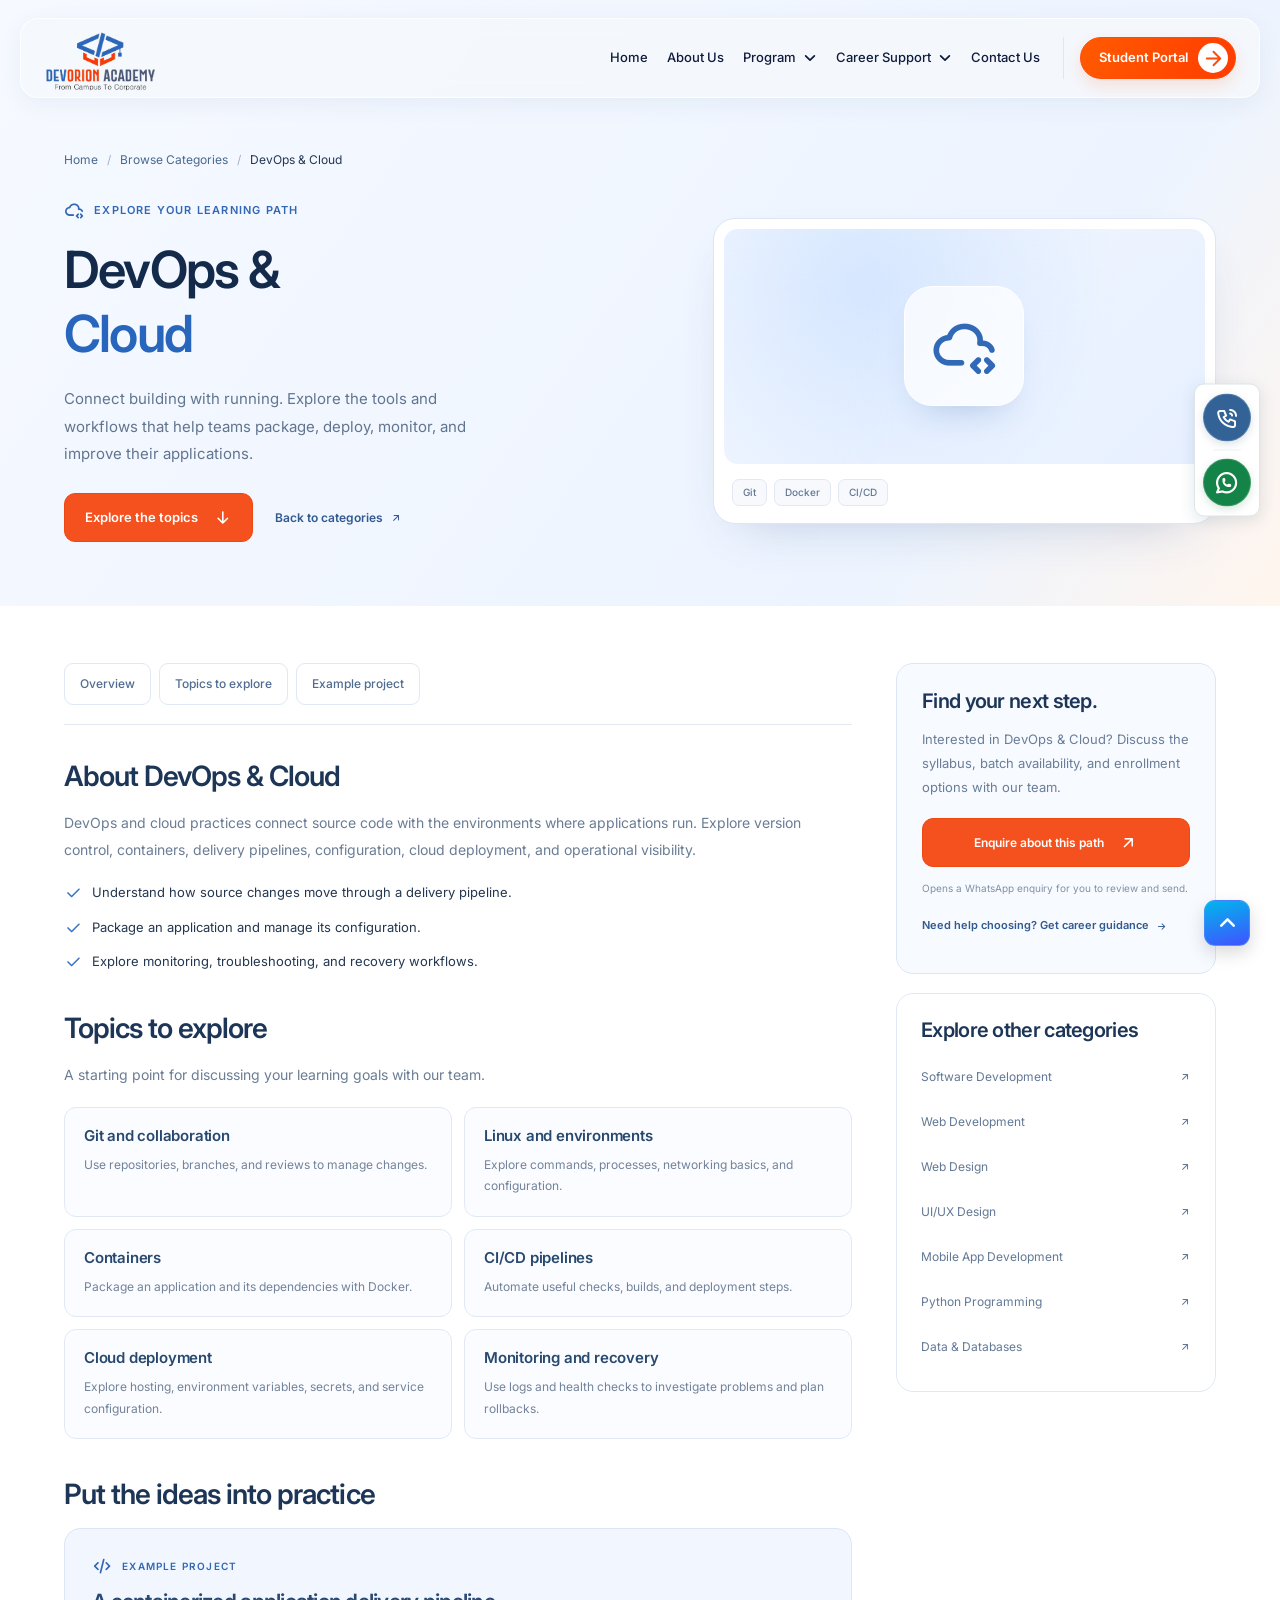
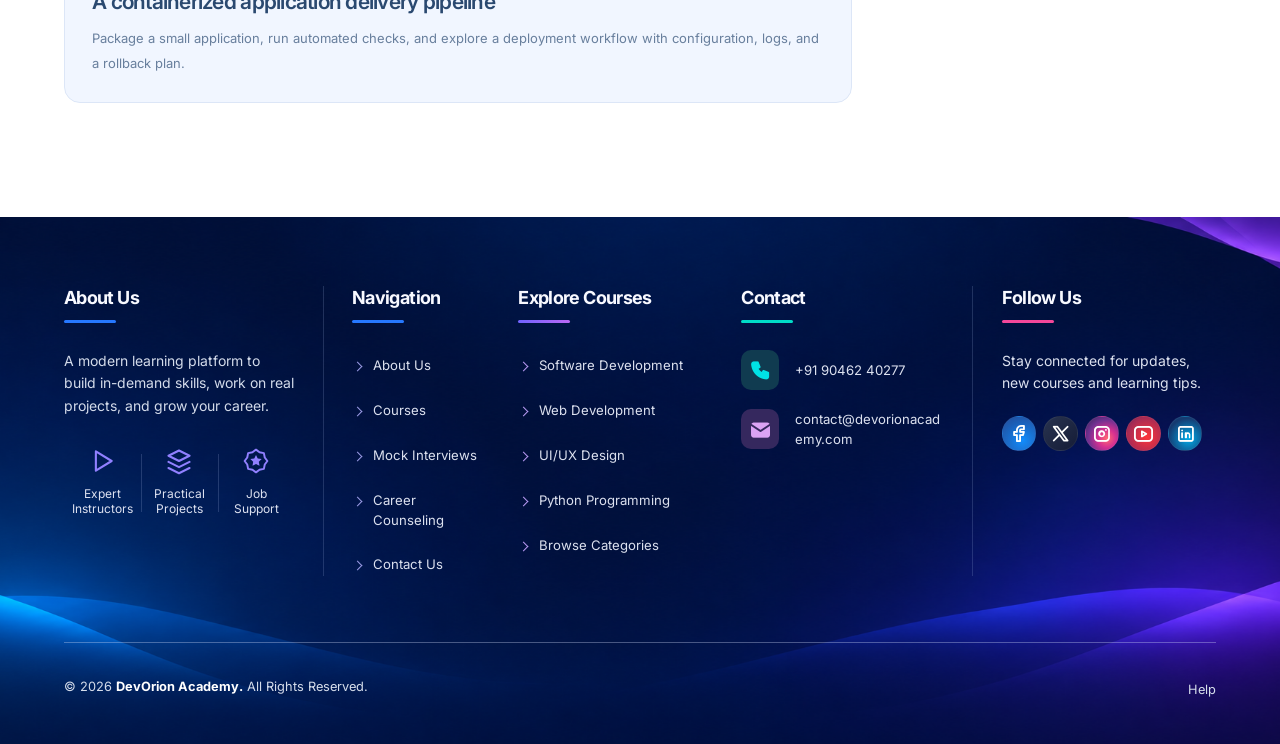
<file: devops-cloud.html>
<!doctype html>
<html lang="en">
<head>
    <meta charset="UTF-8">
    <meta name="viewport" content="width=device-width, initial-scale=1.0">
    <meta name="description" content="Connect building with running. Explore the tools and workflows that help teams package, deploy, monitor, and improve their applications.">
    <title>DevOps &amp; Cloud | DevOrion Academy</title>
    <link rel="icon" href="assets/images/fav-1.png" type="image/png">
    <link rel="stylesheet" href="assets/css/style.min.css">
    <link rel="stylesheet" href="assets/css/custom.css">
    <link rel="stylesheet" href="assets/css/brand-theme.css">
    <link rel="stylesheet" href="assets/css/header.css">
    <link rel="stylesheet" href="assets/css/footer.css">
    <link rel="stylesheet" href="assets/css/quick-contact.css">
    <link rel="stylesheet" href="assets/css/program-details.css">
    <script src="assets/js/header.js" defer></script>
    <script src="assets/js/about-page.js" defer></script>
</head>
<body class="program-page">
    <a class="program-skip" href="#program-main">Skip to DevOps &amp; Cloud details</a>
    <button type="button" class="scrollToTop d-center" aria-label="Back to top"><svg viewBox="0 0 24 24" fill="none" aria-hidden="true"><path d="m6 14 6-6 6 6" stroke="currentColor" stroke-width="2.5" stroke-linecap="round" stroke-linejoin="round"/></svg></button>
    <!-- header-section start -->
    <header class="header-section header-scrollfixed academy-header">
        <div class="one__header academy-header__bar">
            <nav class="academy-nav" aria-label="Main navigation">
                <a href="index.html" class="header-logo" aria-label="Devorion Academy home">
                    <img src="assets/images/logo-dev1.png" alt="Devorion Academy" width="641" height="366">
                </a>
                <button class="academy-nav__toggle" type="button" aria-label="Open navigation" aria-expanded="false" aria-controls="academy-primary-menu">
                    <svg class="academy-nav__menu-icon" viewBox="0 0 24 24" fill="none" aria-hidden="true"><path d="M4 6H20M4 12H20M4 18H20" stroke="currentColor" stroke-width="2" stroke-linecap="round"/></svg>
                    <svg class="academy-nav__close-icon" viewBox="0 0 24 24" fill="none" aria-hidden="true"><path d="M6 6L18 18M18 6L6 18" stroke="currentColor" stroke-width="2" stroke-linecap="round"/></svg>
                </button>
                <div id="academy-primary-menu" class="academy-nav__content">
                    <ul class="academy-nav__links">
                        <li><a class="academy-nav__link" href="index.html">Home</a></li>
                        <li><a class="academy-nav__link" href="about.html">About Us</a></li>
                        <li>
                            <details class="academy-nav__dropdown">
                                <summary class="academy-nav__link">Program <svg class="academy-nav__chevron" viewBox="0 0 16 16" fill="none" aria-hidden="true"><path d="M3 5.5L8 10.5L13 5.5" stroke="currentColor" stroke-width="2" stroke-linecap="round" stroke-linejoin="round"/></svg></summary>
                                <ul class="academy-nav__submenu">
                                    <li><a href="index.html#courses">Explore All Courses</a></li>
                                    <li><a href="software-development.html">Software Development</a></li>
                                    <li><a href="index.html#course-web">Web Development</a></li>
                                    <li><a href="index.html#course-ux">UI/UX Design</a></li>
                                    <li><a href="index.html#course-python">Python Programming</a></li>
                                    <li><a href="index.html#course-design">Web Design</a></li>
                                    <li><a href="index.html#course-react">React Development</a></li>
                                </ul>
                            </details>
                        </li>
                        <li>
                            <details class="academy-nav__dropdown">
                                <summary class="academy-nav__link">Career Support <svg class="academy-nav__chevron" viewBox="0 0 16 16" fill="none" aria-hidden="true"><path d="M3 5.5L8 10.5L13 5.5" stroke="currentColor" stroke-width="2" stroke-linecap="round" stroke-linejoin="round"/></svg></summary>
                                <ul class="academy-nav__submenu">
                                    <li><a href="index.html#learning-paths">Find Your Learning Path</a></li>
                                    <li><a href="index.html#mock-interviews">Mock Interviews</a></li>
                                    <li><a href="index.html#career-counseling">Career Counseling</a></li>
                                    <li><a href="contact.html#contact-form">Speak to an Advisor</a></li>
                                </ul>
                            </details>
                        </li>
                        <!-- <li><a class="academy-nav__link" href="student-projects.html">Student Projects</a></li> -->
                        <li><a class="academy-nav__link" href="contact.html">Contact Us</a></li>
                    </ul>
                    <div class="academy-nav__actions">
                        <a class="academy-nav__enquire" href="contact.html#contact-form">Student Portal <span class="academy-nav__enquire-icon" aria-hidden="true"><svg viewBox="0 0 24 24" fill="none"><path d="M5 12H19M12 5L19 12L12 19" stroke="currentColor" stroke-width="2" stroke-linecap="round" stroke-linejoin="round"/></svg></span></a>
                    </div>
                </div>
            </nav>
        </div>
    </header>
    <!-- header-section end -->
    <main id="program-main" class="program-main">
        <section class="program-hero" aria-labelledby="program-title">
            <div class="program-container">
                <nav class="program-breadcrumb" aria-label="Breadcrumb"><ol><li><a href="index.html">Home</a></li><li><a href="index.html#category-grid">Browse Categories</a></li><li aria-current="page">DevOps &amp; Cloud</li></ol></nav>
                <div class="program-hero__layout">
                    <div>
                        <span class="program-eyebrow"><i class="ti ti-cloud-code" aria-hidden="true"></i>Explore your learning path</span>
                        <h1 id="program-title">DevOps &amp;<br><span>Cloud</span></h1>
                        <p class="program-hero__description">Connect building with running. Explore the tools and workflows that help teams package, deploy, monitor, and improve their applications.</p>
                        <div class="program-actions"><a class="program-button" href="#program-topics">Explore the topics<i class="ti ti-arrow-down" aria-hidden="true"></i></a><a class="program-text-link" href="index.html#category-grid">Back to categories<i class="ti ti-arrow-up-right" aria-hidden="true"></i></a></div>
                    </div>
                    <figure class="program-preview"><div class="program-preview__symbol" aria-hidden="true"><i class="ti ti-cloud-code"></i></div><figcaption><span>Git</span><span>Docker</span><span>CI/CD</span></figcaption></figure>
                </div>
            </div>
        </section>
        <div class="program-layout program-container">
            <div class="program-content">
                <nav class="program-tabs" aria-label="Category details"><a href="#program-overview">Overview</a><a href="#program-topics">Topics to explore</a><a href="#program-project">Example project</a></nav>
                <section id="program-overview" class="program-section" aria-labelledby="program-overview-title">
                    <h2 id="program-overview-title">About DevOps &amp; Cloud</h2>
                    <p>DevOps and cloud practices connect source code with the environments where applications run. Explore version control, containers, delivery pipelines, configuration, cloud deployment, and operational visibility.</p>
                    <ul class="program-outcomes" aria-label="Skills to work toward"><li><i class="ti ti-check" aria-hidden="true"></i><span>Understand how source changes move through a delivery pipeline.</span></li><li><i class="ti ti-check" aria-hidden="true"></i><span>Package an application and manage its configuration.</span></li><li><i class="ti ti-check" aria-hidden="true"></i><span>Explore monitoring, troubleshooting, and recovery workflows.</span></li></ul>
                    
                </section>
                <section id="program-topics" class="program-section" aria-labelledby="program-topics-title">
                    <h2 id="program-topics-title">Topics to explore</h2>
                    <p>A starting point for discussing your learning goals with our team.</p>
                    <div class="program-topic-grid">
                        <article class="program-topic"><h3>Git and collaboration</h3><p>Use repositories, branches, and reviews to manage changes.</p></article>
                        <article class="program-topic"><h3>Linux and environments</h3><p>Explore commands, processes, networking basics, and configuration.</p></article>
                        <article class="program-topic"><h3>Containers</h3><p>Package an application and its dependencies with Docker.</p></article>
                        <article class="program-topic"><h3>CI/CD pipelines</h3><p>Automate useful checks, builds, and deployment steps.</p></article>
                        <article class="program-topic"><h3>Cloud deployment</h3><p>Explore hosting, environment variables, secrets, and service configuration.</p></article>
                        <article class="program-topic"><h3>Monitoring and recovery</h3><p>Use logs and health checks to investigate problems and plan rollbacks.</p></article>
                    </div>
                </section>
                <section id="program-project" class="program-section" aria-labelledby="program-project-title">
                    <h2 id="program-project-title">Put the ideas into practice</h2>
                    <div class="program-project"><span class="program-eyebrow"><i class="ti ti-code" aria-hidden="true"></i>Example project</span><h3>A containerized application delivery pipeline</h3><p>Package a small application, run automated checks, and explore a deployment workflow with configuration, logs, and a rollback plan.</p></div>
                </section>
            </div>
            <aside class="program-sidebar" aria-label="Enquiries and related categories">
                <section class="program-contact" aria-labelledby="program-contact-title">
                    <h2 id="program-contact-title">Find your next step.</h2>
                    <p>Interested in DevOps &amp; Cloud? Discuss the syllabus, batch availability, and enrollment options with our team.</p>
                    <a class="program-button" href="https://wa.me/919046240277?text=Hello%20DevOrion%20Academy%21%20I%20would%20like%20to%20know%20more%20about%20DevOps%20%26%20Cloud.%20Please%20share%20the%20syllabus%2C%20batch%20availability%2C%20and%20enrollment%20details." target="_blank" rel="noopener noreferrer" aria-label="Enquire about DevOps &amp; Cloud, opens WhatsApp in a new tab">Enquire about this path<i class="ti ti-arrow-up-right" aria-hidden="true"></i></a>
                    <small>Opens a WhatsApp enquiry for you to review and send.</small>
                    <a class="program-text-link" href="index.html#career-counseling">Need help choosing? Get career guidance<i class="ti ti-arrow-right" aria-hidden="true"></i></a>
                </section>
                <nav class="program-related" aria-labelledby="program-related-title">
                    <h2 id="program-related-title">Explore other categories</h2>
                    <ul>
                        <li><a href="software-development.html">Software Development<i class="ti ti-arrow-up-right" aria-hidden="true"></i></a></li>
                        <li><a href="web-development.html">Web Development<i class="ti ti-arrow-up-right" aria-hidden="true"></i></a></li>
                        <li><a href="web-design.html">Web Design<i class="ti ti-arrow-up-right" aria-hidden="true"></i></a></li>
                        <li><a href="ui-ux-design.html">UI/UX Design<i class="ti ti-arrow-up-right" aria-hidden="true"></i></a></li>
                        <li><a href="mobile-app-development.html">Mobile App Development<i class="ti ti-arrow-up-right" aria-hidden="true"></i></a></li>
                        <li><a href="python-programming.html">Python Programming<i class="ti ti-arrow-up-right" aria-hidden="true"></i></a></li>
                        <li><a href="data-databases.html">Data &amp; Databases<i class="ti ti-arrow-up-right" aria-hidden="true"></i></a></li>
                    </ul>
                </nav>
            </aside>
        </div>
    </main>
    <nav class="quick-contact" aria-label="Quick contact">
        <a class="quick-contact__button quick-contact__button--call" href="tel:+919046240277" aria-label="Call DevOrion Academy at +91 90462 40277" title="Call us"><i class="ti ti-phone-call" aria-hidden="true"></i></a>
        <span class="quick-contact__divider" aria-hidden="true"></span>
        <a class="quick-contact__button quick-contact__button--whatsapp" href="https://wa.me/919046240277" target="_blank" rel="noopener noreferrer" aria-label="Chat with DevOrion Academy on WhatsApp (opens in a new tab)" title="Chat on WhatsApp"><i class="ti ti-brand-whatsapp" aria-hidden="true"></i></a>
    </nav>
    <footer class="site-footer">
        <div class="site-footer__top">
            <div class="site-footer__container">
                <div class="site-footer__grid">
                    <div class="site-footer__brand site-footer__column">
                        <h2 id="footer-about-title" class="site-footer__about-title">About Us</h2>
                        <p class="site-footer__description">A modern learning platform to build in-demand skills, work on real projects, and grow your career.</p>
                        <ul class="site-footer__benefits" aria-label="Learning benefits">
                            <li><svg viewBox="0 0 32 32" fill="none" aria-hidden="true"><path d="m9 5 18 11L9 27V5Z" stroke="currentColor" stroke-width="2.4" stroke-linejoin="round"/></svg><span>Expert<br>Instructors</span></li>
                            <li><svg viewBox="0 0 32 32" fill="none" aria-hidden="true"><path d="m4 10 12-6 12 6-12 6-12-6Zm0 7 12 6 12-6M4 24l12 6 12-6" stroke="currentColor" stroke-width="2.4" stroke-linecap="round" stroke-linejoin="round"/></svg><span>Practical<br>Projects</span></li>
                            <li><svg viewBox="0 0 32 32" fill="none" aria-hidden="true"><path d="m16 3 4 3 5 1 1 5 3 4-3 4-1 5-5 1-4 3-4-3-5-1-1-5-3-4 3-4 1-5 5-1 4-3Z" stroke="currentColor" stroke-width="2.2" stroke-linejoin="round"/><path d="m16 9 2 4 4.5.7-3.3 3.2.8 4.5-4-2.1-4 2.1.8-4.5-3.3-3.2L14 13l2-4Z" fill="currentColor"/></svg><span>Job<br>Support</span></li>
                        </ul>
                    </div>
                    <nav class="site-footer__column site-footer__column--navigation" aria-labelledby="footer-navigation-title">
                        <h2 id="footer-navigation-title">Navigation</h2>
                        <ul class="site-footer__links">
                            <li><a href="about.html">About Us</a></li>
                            <li><a href="index.html#courses">Courses</a></li>
                            <li><a href="index.html#mock-interviews">Mock Interviews</a></li>
                            <li><a href="index.html#career-counseling">Career Counseling</a></li>
                            <li><a href="contact.html">Contact Us</a></li>
                        </ul>
                    </nav>
                    <nav class="site-footer__column site-footer__column--courses" aria-labelledby="footer-courses-title">
                        <h2 id="footer-courses-title">Explore Courses</h2>
                        <ul class="site-footer__links">
                            <li><a href="software-development.html#software-courses">Software Development</a></li>
                            <li><a href="index.html#course-web">Web Development</a></li>
                            <li><a href="index.html#course-ux">UI/UX Design</a></li>
                            <li><a href="index.html#course-python">Python Programming</a></li>
                            <li><a href="index.html#learning-paths">Browse Categories</a></li>
                        </ul>
                    </nav>
                    <section id="contact" class="site-footer__column site-footer__column--contact" aria-labelledby="footer-contact-title">
                        <h2 id="footer-contact-title">Contact</h2>
                        <ul class="site-footer__contacts">
                            <li><span class="site-footer__contact-icon site-footer__contact-icon--phone"><i class="ti ti-phone-filled" aria-hidden="true"></i></span><a href="tel:+919046240277">+91 90462 40277</a></li>
                            <li><span class="site-footer__contact-icon site-footer__contact-icon--email"><i class="ti ti-mail-filled" aria-hidden="true"></i></span><div><a href="mailto:contact@devorionacademy.com">contact@devorionacademy.com</a></div></li>
                        </ul>
                    </section>
                    <section class="site-footer__column site-footer__column--social" aria-labelledby="footer-social-title">
                        <h2 id="footer-social-title">Follow Us</h2>
                        <p class="site-footer__social-description">Stay connected for updates, new courses and learning tips.</p>
                        <ul class="site-footer__socials">
                            <li><a class="site-footer__social--facebook" href="javascript:void(0)" aria-label="Facebook"><i class="ti ti-brand-facebook" aria-hidden="true"></i></a></li>
                            <li><a class="site-footer__social--x" href="javascript:void(0)" aria-label="X (Twitter)"><i class="ti ti-brand-x" aria-hidden="true"></i></a></li>
                            <li><a class="site-footer__social--instagram" href="javascript:void(0)" aria-label="Instagram"><i class="ti ti-brand-instagram" aria-hidden="true"></i></a></li>
                            <li><a class="site-footer__social--youtube" href="javascript:void(0)" aria-label="YouTube"><i class="ti ti-brand-youtube" aria-hidden="true"></i></a></li>
                            <li><a class="site-footer__social--linkedin" href="javascript:void(0)" aria-label="LinkedIn"><i class="ti ti-brand-linkedin" aria-hidden="true"></i></a></li>
                        </ul>
                    </section>
                </div>
            </div>
        </div>
        <div class="site-footer__container site-footer__bottom">
            <p>&copy; 2026 <a href="index.html">DevOrion Academy.</a> All Rights Reserved.</p>
            <ul class="site-footer__legal">
                <li><a href="contact.html">Help</a></li>
            </ul>
        </div>
    </footer>
</body>
</html>
</file>
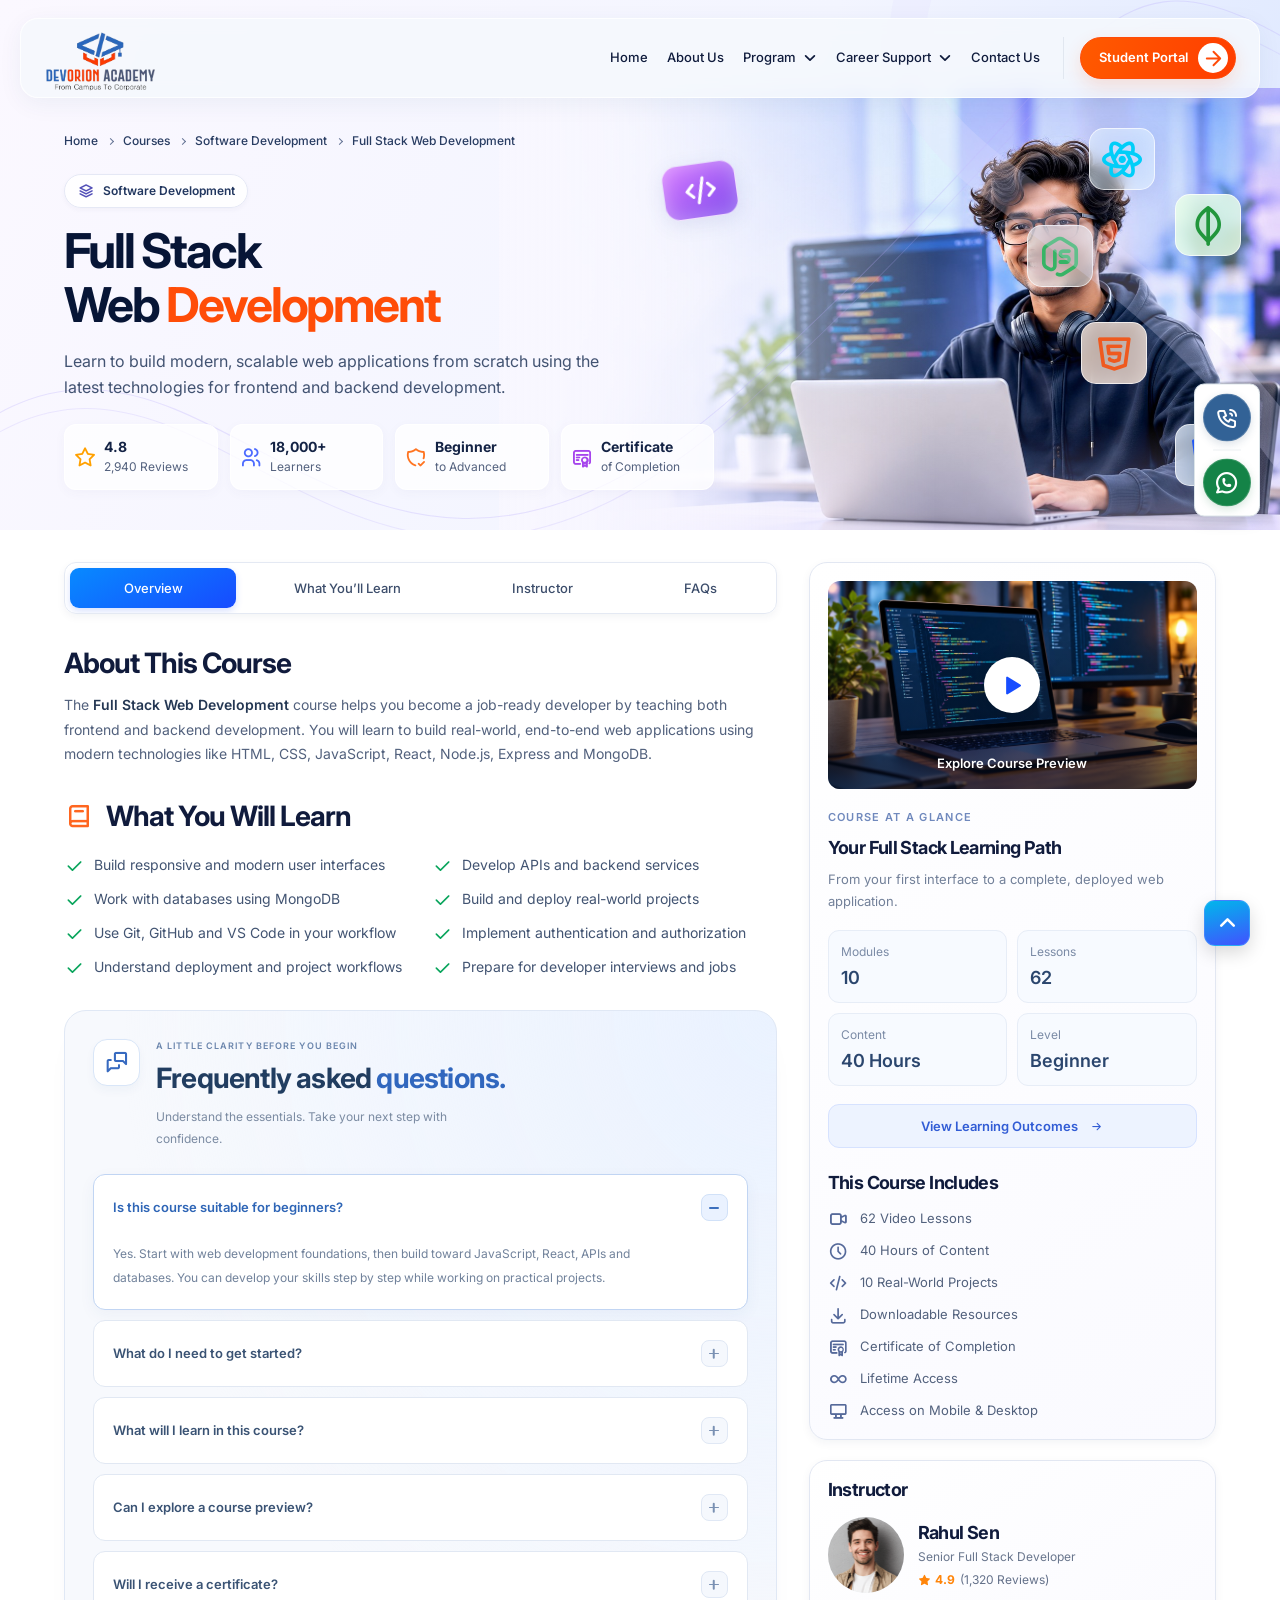
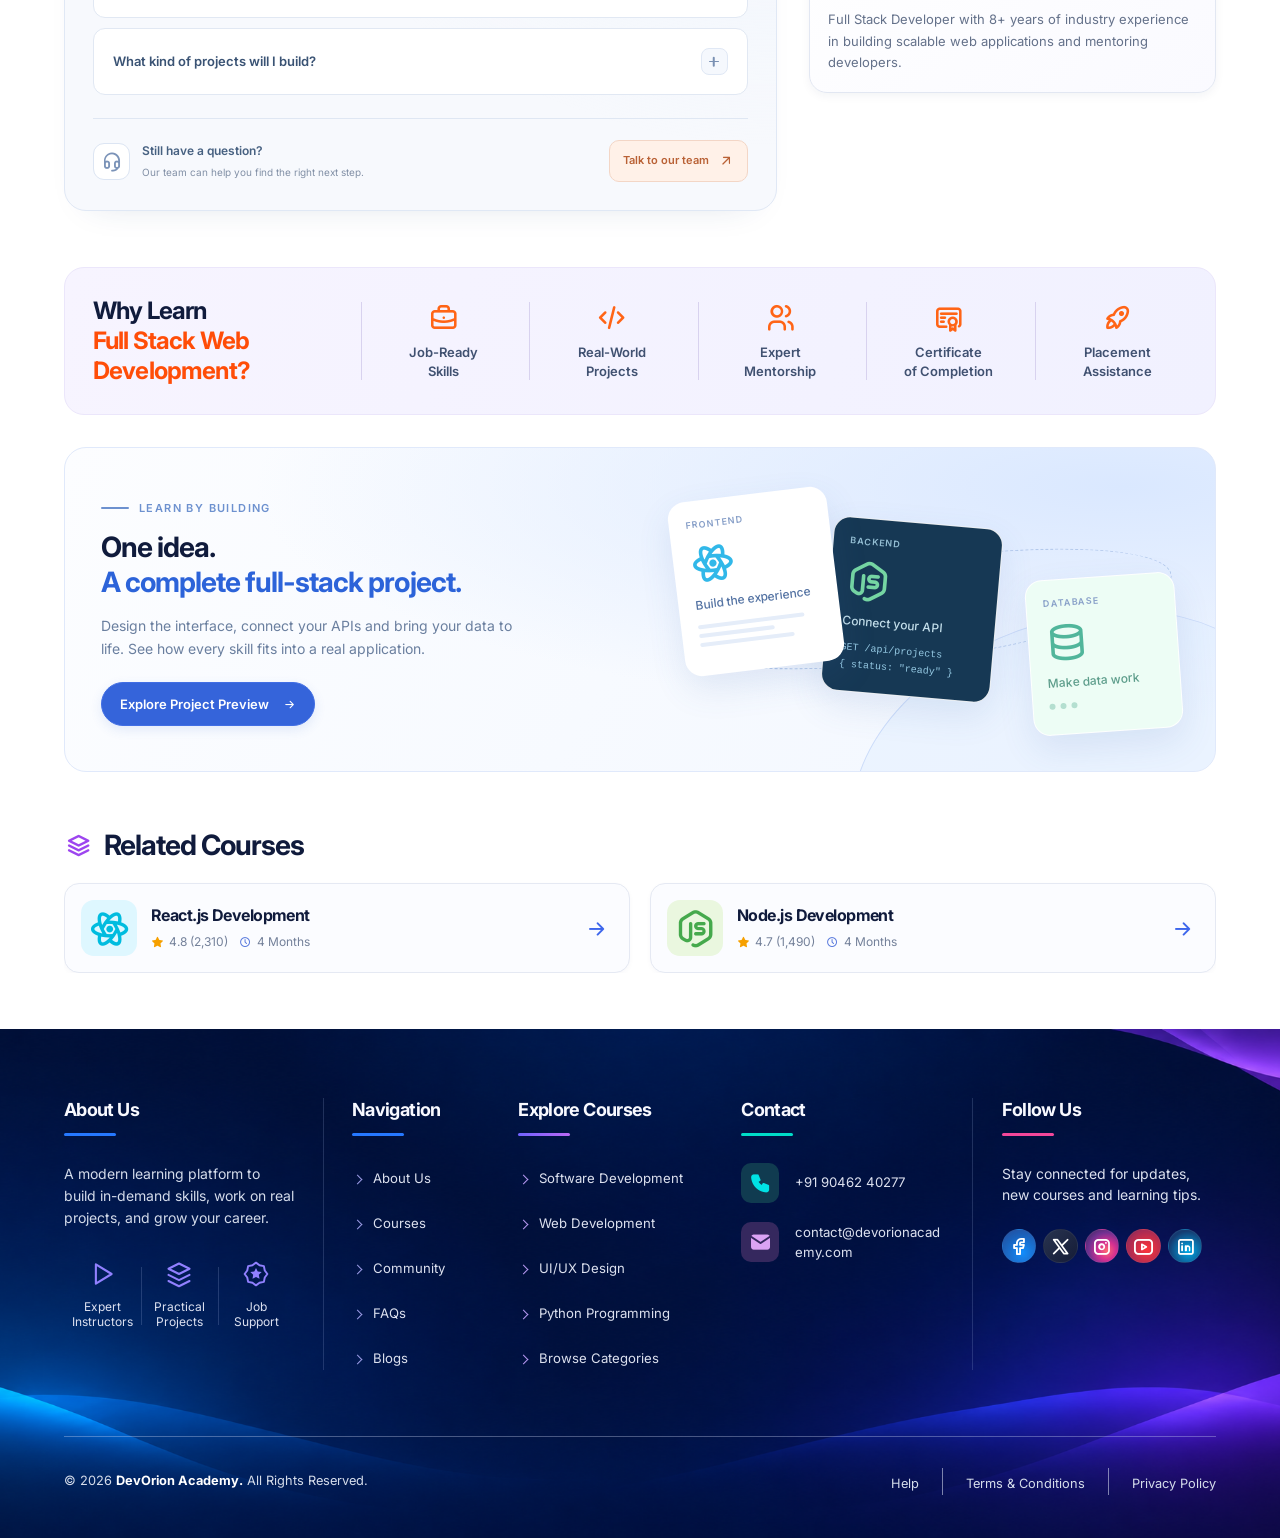
<file: full-stack-web-development.html>
<!doctype html>
<html lang="en">
<head>
    <meta charset="UTF-8">
    <meta name="viewport" content="width=device-width, initial-scale=1.0">
    <meta name="description" content="Explore Full Stack Web Development at Devorion Academy. Learn React, Node.js, Express and MongoDB with 10 modules, 62 lessons, practical projects and practical full-stack projects.">
    <title>Full Stack Web Development - Course Details | Devorion Academy</title>
    <link rel="icon" href="assets/images/fav-1.png" type="image/png">
    <link rel="stylesheet" href="assets/css/style.min.css">
    <link rel="stylesheet" href="assets/css/custom.css">
    <link rel="stylesheet" href="assets/css/brand-theme.css">
    <link rel="stylesheet" href="assets/css/header.css">
    <link rel="stylesheet" href="assets/css/footer.css">
    <link rel="stylesheet" href="assets/css/quick-contact.css">
    <link rel="stylesheet" href="assets/css/software-development.css">
    <link rel="stylesheet" href="assets/css/course-details.css">
    <script src="assets/js/header.js" defer></script>
    <script src="assets/js/course-details.js" defer></script>
    <link rel="stylesheet" href="assets/css/page-loader.css">
</head>
<body class="software-page course-details-page">

    <!-- Shared page loader -->
    <div id="site-loader" class="site-loader" role="status" aria-live="polite" hidden>
        <div class="site-loader__content">
            <div class="site-loader__visual" aria-hidden="true"><span class="site-loader__orbit"></span><span class="site-loader__mark"><svg viewBox="0 0 64 64" fill="none"><path d="M22 19 9 32l13 13M42 19l13 13-13 13" stroke="#e8f2ff" stroke-width="4" stroke-linecap="round" stroke-linejoin="round"/><path d="m37 14-10 36" stroke="#ff9b61" stroke-width="4" stroke-linecap="round"/></svg></span></div>
            <span class="site-loader__brand">Devorion <span>Academy</span></span>
            <span class="site-loader__tagline">From Campus To Corporate</span>
            <div class="site-loader__progress" aria-hidden="true"></div>
            <span class="site-loader__status">Preparing your learning experience</span>
        </div>
    </div>
    <script src="assets/js/page-loader.js"></script>

    <a class="software-skip-link" href="#course-main">Skip to course details</a>
    <button type="button" class="scrollToTop d-center" aria-label="Back to top"><svg viewBox="0 0 24 24" fill="none" aria-hidden="true"><path d="m6 14 6-6 6 6" stroke="currentColor" stroke-width="2.5" stroke-linecap="round" stroke-linejoin="round"/></svg></button>
    <!-- header-section start -->
    <header class="header-section header-scrollfixed academy-header">
        <div class="one__header academy-header__bar">
            <nav class="academy-nav" aria-label="Main navigation">
                <a href="index.html" class="header-logo" aria-label="Devorion Academy home">
                    <img src="assets/images/logo-dev1.png" alt="Devorion Academy" width="641" height="366">
                </a>
                <button class="academy-nav__toggle" type="button" aria-label="Open navigation" aria-expanded="false" aria-controls="academy-primary-menu">
                    <svg class="academy-nav__menu-icon" viewBox="0 0 24 24" fill="none" aria-hidden="true"><path d="M4 6H20M4 12H20M4 18H20" stroke="currentColor" stroke-width="2" stroke-linecap="round"/></svg>
                    <svg class="academy-nav__close-icon" viewBox="0 0 24 24" fill="none" aria-hidden="true"><path d="M6 6L18 18M18 6L6 18" stroke="currentColor" stroke-width="2" stroke-linecap="round"/></svg>
                </button>
                <div id="academy-primary-menu" class="academy-nav__content">
                    <ul class="academy-nav__links">
                        <li><a class="academy-nav__link" href="index.html">Home</a></li>
                        <li><a class="academy-nav__link" href="about.html">About Us</a></li>
                        <li>
                            <details class="academy-nav__dropdown">
                                <summary class="academy-nav__link">Program <svg class="academy-nav__chevron" viewBox="0 0 16 16" fill="none" aria-hidden="true"><path d="M3 5.5L8 10.5L13 5.5" stroke="currentColor" stroke-width="2" stroke-linecap="round" stroke-linejoin="round"/></svg></summary>
                                <ul class="academy-nav__submenu">
                                    <li><a href="index.html#courses">Explore All Courses</a></li>
                                    <li><a href="software-development.html">Software Development</a></li>
                                    <li><a href="index.html#course-web">Web Development</a></li>
                                    <li><a href="index.html#course-ux">UI/UX Design</a></li>
                                    <li><a href="index.html#course-python">Python Programming</a></li>
                                    <li><a href="index.html#course-design">Web Design</a></li>
                                    <li><a href="index.html#course-react">React Development</a></li>
                                </ul>
                            </details>
                        </li>
                        <li>
                            <details class="academy-nav__dropdown">
                                <summary class="academy-nav__link">Career Support <svg class="academy-nav__chevron" viewBox="0 0 16 16" fill="none" aria-hidden="true"><path d="M3 5.5L8 10.5L13 5.5" stroke="currentColor" stroke-width="2" stroke-linecap="round" stroke-linejoin="round"/></svg></summary>
                                <ul class="academy-nav__submenu">
                                    <li><a href="index.html#learning-paths">Find Your Learning Path</a></li>
                                    <li><a href="index.html#mock-interviews">Mock Interviews</a></li>
                                    <li><a href="index.html#career-counseling">Career Counseling</a></li>
                                    <li><a href="contact.html#contact-form">Speak to an Advisor</a></li>
                                </ul>
                            </details>
                        </li>
                        <!-- <li><a class="academy-nav__link" href="student-projects.html">Student Projects</a></li> -->
                        <li><a class="academy-nav__link" href="contact.html">Contact Us</a></li>
                    </ul>
                    <div class="academy-nav__actions">
                        <a class="academy-nav__enquire" href="contact.html#contact-form">Student Portal <span class="academy-nav__enquire-icon" aria-hidden="true"><svg viewBox="0 0 24 24" fill="none"><path d="M5 12H19M12 5L19 12L12 19" stroke="currentColor" stroke-width="2" stroke-linecap="round" stroke-linejoin="round"/></svg></span></a>
                    </div>
                </div>
            </nav>
        </div>
    </header>
    <!-- header-section end -->
    <main id="course-main" class="software-main course-details-main">
        <section class="software-hero course-hero" aria-labelledby="course-title">
            <svg class="course-hero-lines" viewBox="0 0 1600 500" preserveAspectRatio="none" fill="none" aria-hidden="true" focusable="false"><path d="M-100 450C250 170 410 720 930 365S1350-100 1740 100" stroke="#b9adfa" stroke-opacity=".3"/><path d="M-100 468C250 188 410 738 930 383S1350-82 1740 118" stroke="#b9adfa" stroke-opacity=".23"/><path d="M1190-90C1000 170 1330 135 1610 425" stroke="#e4ddff" stroke-width="45" stroke-opacity=".25"/></svg>
            <div class="software-hero__visual">
                <img src="assets/images/course-details/fullstack-hero.jpg" alt="A learner building web applications on his laptop" width="1536" height="1024" fetchpriority="high">
                <span class="software-tech software-tech--code" aria-hidden="true"><i class="ti ti-code"></i></span>
                <span class="software-tech software-tech--react" aria-hidden="true"><i class="ti ti-brand-react"></i></span>
                <span class="software-tech software-tech--node" aria-hidden="true"><i class="ti ti-brand-nodejs"></i></span>
                <span class="software-tech course-tech--mongo" aria-hidden="true"><i class="ti ti-brand-mongodb"></i></span>
                <span class="software-tech course-tech--html" aria-hidden="true"><i class="ti ti-brand-html5"></i></span>
                <span class="software-tech course-tech--css" aria-hidden="true"><i class="ti ti-brand-css3"></i></span>
            </div>
            <div class="software-container">
                <nav class="software-breadcrumb" aria-label="Breadcrumb"><ol><li><a href="index.html">Home</a></li><li><a href="index.html#courses">Courses</a></li><li><a href="software-development.html">Software Development</a></li><li aria-current="page">Full Stack Web Development</li></ol></nav>
                <div class="software-hero__copy">
                    <span class="software-hero__eyebrow"><i class="ti ti-stack-2" aria-hidden="true"></i>Software Development</span>
                    <h1 id="course-title">Full Stack<br>Web <span>Development</span></h1>
                    <p class="software-hero__description">Learn to build modern, scalable web applications from scratch using the latest technologies for frontend and backend development.</p>
                    <ul class="software-hero__stats" aria-label="Course highlights">
                        <li><i class="ti ti-star" aria-hidden="true"></i><div><strong>4.8</strong><small>2,940 Reviews</small></div></li>
                        <li><i class="ti ti-users" aria-hidden="true"></i><div><strong>18,000+</strong><small>Learners</small></div></li>
                        <li><i class="ti ti-shield-check" aria-hidden="true"></i><div><strong>Beginner</strong><small>to Advanced</small></div></li>
                        <li><i class="ti ti-certificate" aria-hidden="true"></i><div><strong>Certificate</strong><small>of Completion</small></div></li>
                    </ul>
                </div>
            </div>
        </section>
        <div class="course-layout software-container">
            <div class="course-content">
                <nav class="course-tabs" aria-label="Course sections">
                    <a href="#course-overview" aria-current="location">Overview</a><a href="#course-learning">What You&rsquo;ll Learn</a><a href="#course-instructor">Instructor</a><a href="#course-faqs">FAQs</a>
                </nav>
                <section id="course-overview" class="course-section course-overview" aria-labelledby="course-overview-title">
                    <h2 id="course-overview-title">About This Course</h2>
                    <p>The <strong>Full Stack Web Development</strong> course helps you become a job-ready developer by teaching both frontend and backend development. You will learn to build real-world, end-to-end web applications using modern technologies like HTML, CSS, JavaScript, React, Node.js, Express and MongoDB.</p>
                </section>
                <section id="course-learning" class="course-section" aria-labelledby="course-learning-title">
                    <div class="course-section-heading"><div class="course-section-heading__title"><i class="ti ti-book-2" aria-hidden="true"></i><h2 id="course-learning-title">What You Will Learn</h2></div></div>
                    <ul class="course-learning-list"><li><i class="ti ti-check" aria-hidden="true"></i>Build responsive and modern user interfaces</li><li><i class="ti ti-check" aria-hidden="true"></i>Develop APIs and backend services</li><li><i class="ti ti-check" aria-hidden="true"></i>Work with databases using MongoDB</li><li><i class="ti ti-check" aria-hidden="true"></i>Build and deploy real-world projects</li><li><i class="ti ti-check" aria-hidden="true"></i>Use Git, GitHub and VS Code in your workflow</li><li><i class="ti ti-check" aria-hidden="true"></i>Implement authentication and authorization</li><li><i class="ti ti-check" aria-hidden="true"></i>Understand deployment and project workflows</li><li><i class="ti ti-check" aria-hidden="true"></i>Prepare for developer interviews and jobs</li></ul>
                </section>
                <section id="course-faqs" class="course-section course-faqs" aria-labelledby="course-faqs-title">
                    <div class="course-faqs__heading">
                        <span class="course-faqs__icon"><i class="ti ti-messages" aria-hidden="true"></i></span>
                        <div><span class="course-faqs__eyebrow">A little clarity before you begin</span><h2 id="course-faqs-title" class="course-faqs__title">Frequently asked <span>questions.</span></h2><p>Understand the essentials. Take your next step with confidence.</p></div>
                    </div>
                    <div class="course-faqs__list">
                        <details class="course-faq" name="fullstack-faq" open>
                            <summary><span class="course-faq__question">Is this course suitable for beginners?</span><span class="course-faq__toggle" aria-hidden="true"></span></summary>
                            <div class="course-faq__answer"><p>Yes. Start with web development foundations, then build toward JavaScript, React, APIs and databases. You can develop your skills step by step while working on practical projects.</p></div>
                        </details>
                        <details class="course-faq" name="fullstack-faq">
                            <summary><span class="course-faq__question">What do I need to get started?</span><span class="course-faq__toggle" aria-hidden="true"></span></summary>
                            <div class="course-faq__answer"><p>You will need a laptop or desktop computer, a modern browser, a code editor and an internet connection. The course starts with setting up your development tools.</p></div>
                        </details>
                        <details class="course-faq" name="fullstack-faq">
                            <summary><span class="course-faq__question">What will I learn in this course?</span><span class="course-faq__toggle" aria-hidden="true"></span></summary>
                            <div class="course-faq__answer"><p>Explore responsive interfaces with HTML and CSS, interactive applications with JavaScript and React, backend services with Node.js and Express, and data storage with MongoDB. You will also work with Git, authentication and deployment.</p></div>
                        </details>
                        <details class="course-faq" name="fullstack-faq">
                            <summary><span class="course-faq__question">Can I explore a course preview?</span><span class="course-faq__toggle" aria-hidden="true"></span></summary>
                            <div class="course-faq__answer"><p>Yes. Select Explore Course Preview to see frontend, backend and database examples, and how they connect in a full-stack project. The preview lets you switch between all three areas.</p></div>
                        </details>
                        <details class="course-faq" name="fullstack-faq">
                            <summary><span class="course-faq__question">Will I receive a certificate?</span><span class="course-faq__toggle" aria-hidden="true"></span></summary>
                            <div class="course-faq__answer"><p>The course includes a certificate of completion after you complete the required learning activities and project work. Contact our team if you have questions about completion requirements.</p></div>
                        </details>
                        <details class="course-faq" name="fullstack-faq">
                            <summary><span class="course-faq__question">What kind of projects will I build?</span><span class="course-faq__toggle" aria-hidden="true"></span></summary>
                            <div class="course-faq__answer"><p>You will work on responsive interfaces, connect React to APIs, model data with MongoDB and bring the layers together in a complete full-stack application. Explore the project preview to see how the pieces fit together.</p></div>
                        </details>
                    </div>
                    <div class="course-faqs__help">
                        <span class="course-faqs__help-icon"><i class="ti ti-headset" aria-hidden="true"></i></span>
                        <div><strong>Still have a question?</strong><p>Our team can help you find the right next step.</p></div>
                        <a class="course-faqs__contact" href="contact.html#contact-form">Talk to our team<i class="ti ti-arrow-up-right" aria-hidden="true"></i></a>
                    </div>
                </section>
            </div>
            <aside class="course-sidebar" aria-label="Course information and instructor">
                <section class="course-info-card" aria-labelledby="course-info-title">
                    <h2 id="course-info-title" class="software-sr-only">Course Information</h2>
                    <button type="button" class="course-preview-cover" data-course-preview aria-haspopup="dialog" aria-controls="course-preview-dialog" aria-label="Explore the Full Stack Web Development course preview"><img src="assets/images/course-details/course-preview.jpg" alt="" width="1536" height="1024" decoding="async"><span class="course-preview-cover__play" aria-hidden="true"><i class="ti ti-player-play-filled"></i></span><span class="course-preview-cover__caption">Explore Course Preview</span></button>
                    <div class="course-info-summary">
                        <span class="course-info-eyebrow">COURSE AT A GLANCE</span>
                        <h3>Your Full Stack Learning Path</h3>
                        <p>From your first interface to a complete, deployed web application.</p>
                        <dl class="course-info-facts"><div><dt>Modules</dt><dd>10</dd></div><div><dt>Lessons</dt><dd>62</dd></div><div><dt>Content</dt><dd>40 Hours</dd></div><div><dt>Level</dt><dd>Beginner</dd></div></dl>
                        <a class="course-info-link" href="#course-learning">View Learning Outcomes<i class="ti ti-arrow-right" aria-hidden="true"></i></a>
                    </div>
                    <div class="course-inclusions"><h3>This Course Includes</h3><ul><li><i class="ti ti-video" aria-hidden="true"></i><span>62 Video Lessons</span></li><li><i class="ti ti-clock" aria-hidden="true"></i><span>40 Hours of Content</span></li><li><i class="ti ti-code" aria-hidden="true"></i><span>10 Real-World Projects</span></li><li><i class="ti ti-download" aria-hidden="true"></i><span>Downloadable Resources</span></li><li><i class="ti ti-certificate" aria-hidden="true"></i><span>Certificate of Completion</span></li><li><i class="ti ti-infinity" aria-hidden="true"></i><span>Lifetime Access</span></li><li><i class="ti ti-device-desktop" aria-hidden="true"></i><span>Access on Mobile & Desktop</span></li></ul></div>
                </section>
                <section id="course-instructor" class="course-instructor" aria-labelledby="course-instructor-title">
                    <h2 id="course-instructor-title">Instructor</h2>
                    <div class="course-instructor__profile"><img src="assets/images/team/te2.png" alt="Course instructor" width="306" height="400" loading="lazy" decoding="async"><div><h3>Rahul Sen</h3><p class="course-instructor__role">Senior Full Stack Developer</p><p class="course-instructor__rating"><i class="ti ti-star-filled" aria-hidden="true"></i><strong>4.9</strong><span>(1,320 Reviews)</span></p></div></div>
                    <p class="course-instructor__bio">Full Stack Developer with 8+ years of industry experience in building scalable web applications and mentoring developers.</p>
                </section>
            </aside>
        </div>
        <div class="software-container">
            <section class="course-benefits" aria-labelledby="course-benefits-title"><h2 id="course-benefits-title">Why Learn <span>Full Stack Web Development?</span></h2><div class="course-benefits__item"><i class="ti ti-briefcase" aria-hidden="true"></i><span>Job-Ready<br>Skills</span></div><div class="course-benefits__item"><i class="ti ti-code" aria-hidden="true"></i><span>Real-World<br>Projects</span></div><div class="course-benefits__item"><i class="ti ti-users" aria-hidden="true"></i><span>Expert<br>Mentorship</span></div><div class="course-benefits__item"><i class="ti ti-certificate" aria-hidden="true"></i><span>Certificate<br>of Completion</span></div><div class="course-benefits__item"><i class="ti ti-rocket" aria-hidden="true"></i><span>Placement<br>Assistance</span></div></section>
            <section id="course-projects" class="course-project-banner" aria-labelledby="course-projects-title">
                <div class="course-project-banner__copy"><span class="course-banner-eyebrow">LEARN BY BUILDING</span><h2 id="course-projects-title">One idea.<br><span>A complete full-stack project.</span></h2><p>Design the interface, connect your APIs and bring your data to life. See how every skill fits into a real application.</p><button class="course-banner-link course-banner-link--blue" type="button" data-course-preview aria-haspopup="dialog" aria-controls="course-preview-dialog">Explore Project Preview<i class="ti ti-arrow-right" aria-hidden="true"></i></button></div>
                <div class="course-project-visual" aria-hidden="true">
                    <div class="course-stack-card course-stack-card--frontend"><span class="course-stack-card__label">FRONTEND</span><i class="ti ti-brand-react"></i><strong>Build the experience</strong><div class="course-stack-lines"><b></b><b></b><b></b></div></div>
                    <div class="course-stack-card course-stack-card--backend"><span class="course-stack-card__label">BACKEND</span><i class="ti ti-brand-nodejs"></i><strong>Connect your API</strong><code>GET /api/projects<br>{ status: "ready" }</code></div>
                    <div class="course-stack-card course-stack-card--data"><span class="course-stack-card__label">DATABASE</span><i class="ti ti-database"></i><strong>Make data work</strong><div class="course-stack-dots"><b></b><b></b><b></b></div></div>
                </div>
            </section>
            <section class="course-related" aria-labelledby="course-related-title"><h2 id="course-related-title"><i class="ti ti-stack-2" aria-hidden="true"></i>Related Courses</h2>
                    <div class="course-related__grid">
                    <a href="software-development.html#software-course-react" class="course-related__card"><span class="course-related__icon" aria-hidden="true"><i class="ti ti-brand-react"></i></span><div><h3>React.js Development</h3><p><i class="ti ti-star-filled" aria-hidden="true"></i>4.8 (2,310)<i class="ti ti-clock" aria-hidden="true"></i>4 Months</p></div><i class="ti ti-arrow-right" aria-hidden="true"></i></a>
                    <a href="software-development.html#software-course-node" class="course-related__card"><span class="course-related__icon course-related__icon--node" aria-hidden="true"><i class="ti ti-brand-nodejs"></i></span><div><h3>Node.js Development</h3><p><i class="ti ti-star-filled" aria-hidden="true"></i>4.7 (1,490)<i class="ti ti-clock" aria-hidden="true"></i>4 Months</p></div><i class="ti ti-arrow-right" aria-hidden="true"></i></a>
                    </div>
                </section>
        </div>
    </main>
    <dialog id="course-preview-dialog" class="course-dialog course-preview-dialog" aria-labelledby="course-preview-title">
        <button type="button" class="course-dialog__close" aria-label="Close course preview" autofocus><i class="ti ti-x" aria-hidden="true"></i></button>
        <span class="course-dialog__eyebrow">Course Preview</span><h2 id="course-preview-title">See How Full Stack Development Connects</h2>
        <div class="course-preview-dialog__intro"><img src="assets/images/course-details/course-preview.jpg" alt="A code editor on a laptop" width="1536" height="1024" loading="lazy" decoding="async"><p>Explore a sample of the frontend, backend and database concepts you will use to build a complete project.</p></div>
        <div class="course-preview-tabs" role="group" aria-label="Choose a preview topic"><button type="button" data-preview-topic="frontend" aria-pressed="true" aria-controls="course-preview-lesson">Frontend</button><button type="button" data-preview-topic="backend" aria-pressed="false" aria-controls="course-preview-lesson">Backend</button><button type="button" data-preview-topic="database" aria-pressed="false" aria-controls="course-preview-lesson">Database</button></div>
        <section id="course-preview-lesson" class="course-preview-lesson" aria-labelledby="course-preview-lesson-title"><h3 id="course-preview-lesson-title">Build the frontend</h3><p></p><pre><code></code></pre><div class="course-preview-output" aria-live="polite"></div></section>
    </dialog>
    <!-- footer Start -->
    <nav class="quick-contact" aria-label="Quick contact">
        <a class="quick-contact__button quick-contact__button--call" href="tel:+919046240277" aria-label="Call DevOrion Academy at +91 90462 40277" title="Call us"><i class="ti ti-phone-call" aria-hidden="true"></i></a>
        <span class="quick-contact__divider" aria-hidden="true"></span>
        <a class="quick-contact__button quick-contact__button--whatsapp" href="https://wa.me/919046240277" target="_blank" rel="noopener noreferrer" aria-label="Chat with DevOrion Academy on WhatsApp (opens in a new tab)" title="Chat on WhatsApp"><i class="ti ti-brand-whatsapp" aria-hidden="true"></i></a>
    </nav>
    <footer class="site-footer">
        <div class="site-footer__top">
            <div class="site-footer__container">
                <div class="site-footer__grid">
                    <div class="site-footer__brand site-footer__column">
                        <h2 id="footer-about-title" class="site-footer__about-title">About Us</h2>
                        <p class="site-footer__description">A modern learning platform to build in-demand skills, work on real projects, and grow your career.</p>
                        <ul class="site-footer__benefits" aria-label="Learning benefits">
                            <li><svg viewBox="0 0 32 32" fill="none" aria-hidden="true"><path d="m9 5 18 11L9 27V5Z" stroke="currentColor" stroke-width="2.4" stroke-linejoin="round"/></svg><span>Expert<br>Instructors</span></li>
                            <li><svg viewBox="0 0 32 32" fill="none" aria-hidden="true"><path d="m4 10 12-6 12 6-12 6-12-6Zm0 7 12 6 12-6M4 24l12 6 12-6" stroke="currentColor" stroke-width="2.4" stroke-linecap="round" stroke-linejoin="round"/></svg><span>Practical<br>Projects</span></li>
                            <li><svg viewBox="0 0 32 32" fill="none" aria-hidden="true"><path d="m16 3 4 3 5 1 1 5 3 4-3 4-1 5-5 1-4 3-4-3-5-1-1-5-3-4 3-4 1-5 5-1 4-3Z" stroke="currentColor" stroke-width="2.2" stroke-linejoin="round"/><path d="m16 9 2 4 4.5.7-3.3 3.2.8 4.5-4-2.1-4 2.1.8-4.5-3.3-3.2L14 13l2-4Z" fill="currentColor"/></svg><span>Job<br>Support</span></li>
                        </ul>
                    </div>
                    <nav class="site-footer__column site-footer__column--navigation" aria-labelledby="footer-navigation-title">
                        <h2 id="footer-navigation-title">Navigation</h2>
                        <ul class="site-footer__links">
                            <li><a href="about.html">About Us</a></li>
                            <li><a href="index.html#courses">Courses</a></li>
                            <li><a href="community.html">Community</a></li>
                            <li><a href="faq.html">FAQs</a></li>
                            <li><a href="blog-grid.html">Blogs</a></li>
                        </ul>
                    </nav>
                    <nav class="site-footer__column site-footer__column--courses" aria-labelledby="footer-courses-title">
                        <h2 id="footer-courses-title">Explore Courses</h2>
                        <ul class="site-footer__links">
                            <li><a href="software-development.html#software-courses">Software Development</a></li>
                            <li><a href="index.html#course-web">Web Development</a></li>
                            <li><a href="index.html#course-ux">UI/UX Design</a></li>
                            <li><a href="index.html#course-python">Python Programming</a></li>
                            <li><a href="index.html#learning-paths">Browse Categories</a></li>
                        </ul>
                    </nav>
                    <section id="contact" class="site-footer__column site-footer__column--contact" aria-labelledby="footer-contact-title">
                        <h2 id="footer-contact-title">Contact</h2>
                        <ul class="site-footer__contacts">
                            <li><span class="site-footer__contact-icon site-footer__contact-icon--phone"><i class="ti ti-phone-filled" aria-hidden="true"></i></span><a href="tel:+919046240277">+91 90462 40277</a></li>
                            <li><span class="site-footer__contact-icon site-footer__contact-icon--email"><i class="ti ti-mail-filled" aria-hidden="true"></i></span><div><a href="mailto:contact@devorionacademy.com">contact@devorionacademy.com</a></div></li>
                        </ul>
                    </section>
                    <section class="site-footer__column site-footer__column--social" aria-labelledby="footer-social-title">
                        <h2 id="footer-social-title">Follow Us</h2>
                        <p class="site-footer__social-description">Stay connected for updates, new courses and learning tips.</p>
                        <ul class="site-footer__socials">
                            <li><a class="site-footer__social--facebook" href="javascript:void(0)" aria-label="Facebook"><i class="ti ti-brand-facebook" aria-hidden="true"></i></a></li>
                            <li><a class="site-footer__social--x" href="javascript:void(0)" aria-label="X (Twitter)"><i class="ti ti-brand-x" aria-hidden="true"></i></a></li>
                            <li><a class="site-footer__social--instagram" href="javascript:void(0)" aria-label="Instagram"><i class="ti ti-brand-instagram" aria-hidden="true"></i></a></li>
                            <li><a class="site-footer__social--youtube" href="javascript:void(0)" aria-label="YouTube"><i class="ti ti-brand-youtube" aria-hidden="true"></i></a></li>
                            <li><a class="site-footer__social--linkedin" href="javascript:void(0)" aria-label="LinkedIn"><i class="ti ti-brand-linkedin" aria-hidden="true"></i></a></li>
                        </ul>
                    </section>
                </div>
            </div>
        </div>
        <div class="site-footer__container site-footer__bottom">
            <p>&copy; 2026 <a href="index.html">DevOrion Academy.</a> All Rights Reserved.</p>
            <ul class="site-footer__legal">
                <li><a href="contact.html">Help</a></li>
                <li><a href="privacy.html">Terms &amp; Conditions</a></li>
                <li><a href="privacy.html">Privacy Policy</a></li>
            </ul>
        </div>
    </footer>
    <!-- footer end -->
</body>
</html>
</file>
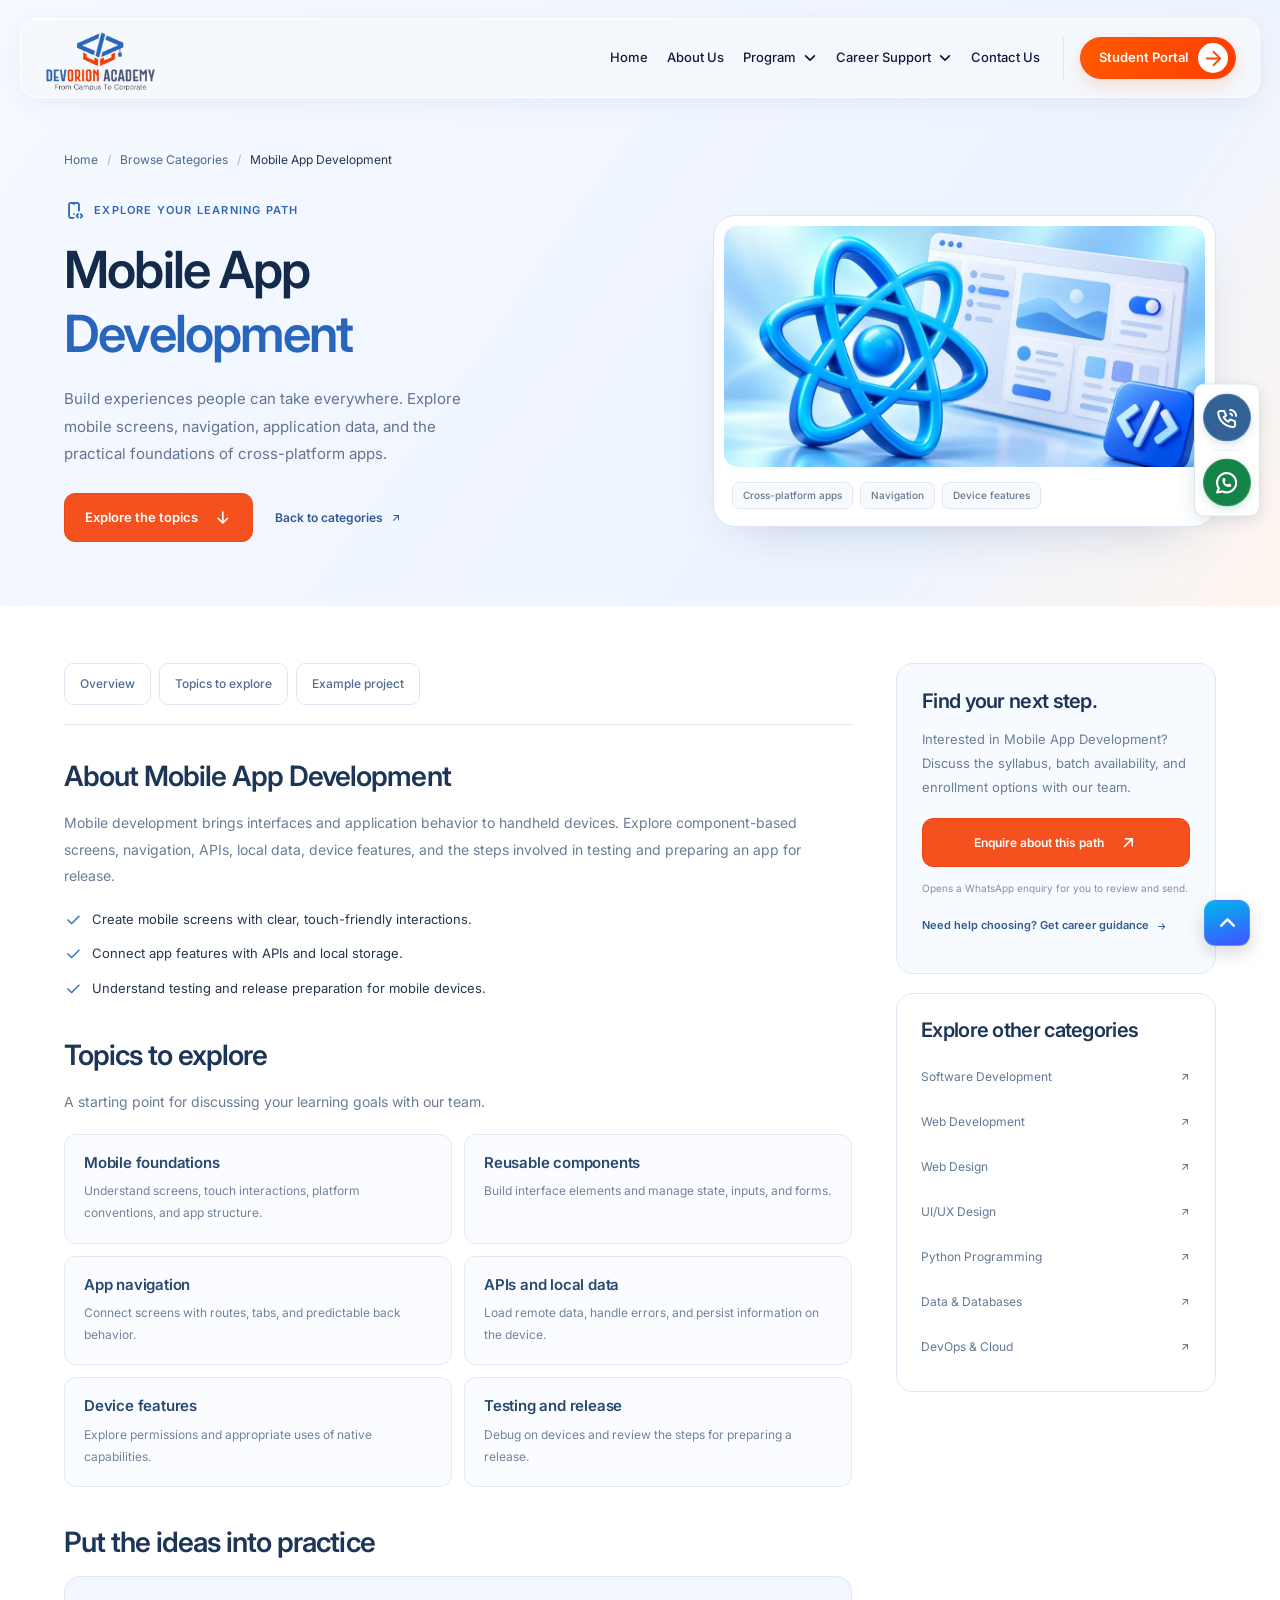
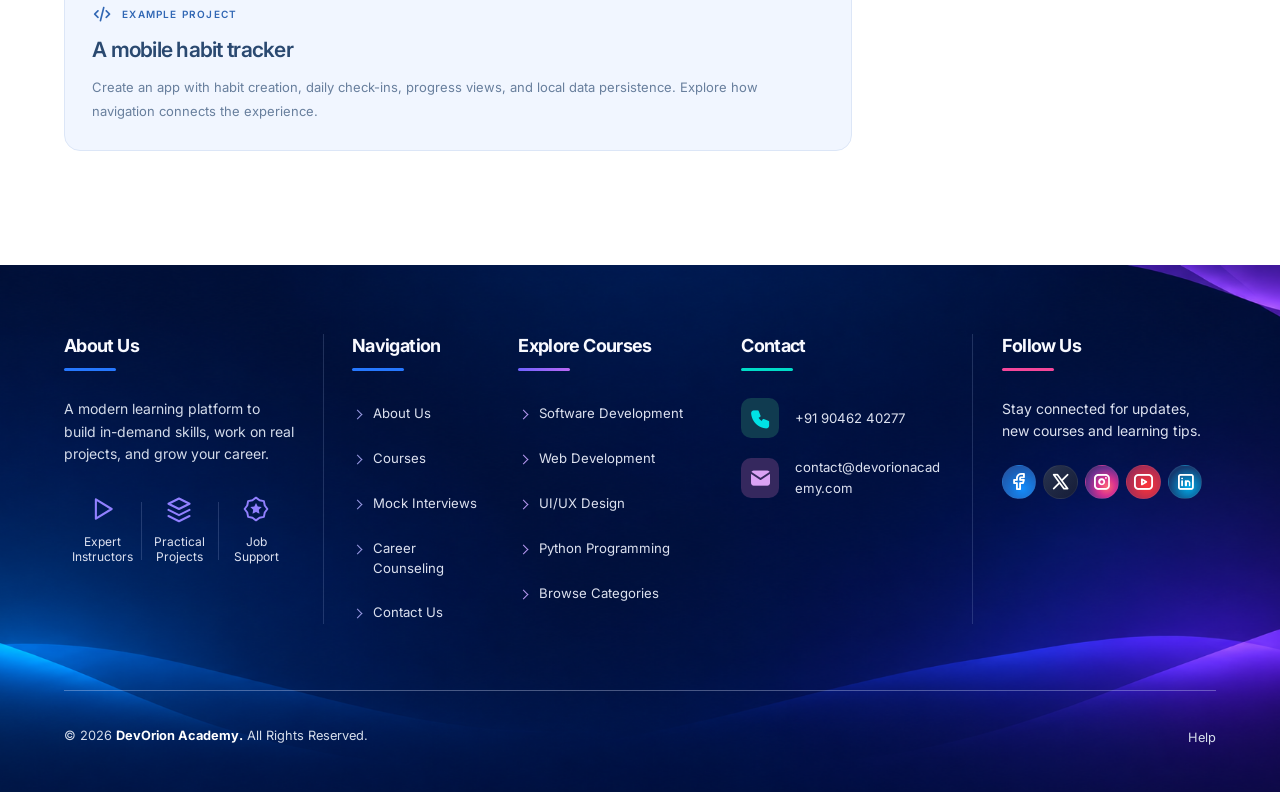
<file: mobile-app-development.html>
<!doctype html>
<html lang="en">
<head>
    <meta charset="UTF-8">
    <meta name="viewport" content="width=device-width, initial-scale=1.0">
    <meta name="description" content="Build experiences people can take everywhere. Explore mobile screens, navigation, application data, and the practical foundations of cross-platform apps.">
    <title>Mobile App Development | DevOrion Academy</title>
    <link rel="icon" href="assets/images/fav-1.png" type="image/png">
    <link rel="stylesheet" href="assets/css/style.min.css">
    <link rel="stylesheet" href="assets/css/custom.css">
    <link rel="stylesheet" href="assets/css/brand-theme.css">
    <link rel="stylesheet" href="assets/css/header.css">
    <link rel="stylesheet" href="assets/css/footer.css">
    <link rel="stylesheet" href="assets/css/quick-contact.css">
    <link rel="stylesheet" href="assets/css/program-details.css">
    <script src="assets/js/header.js" defer></script>
    <script src="assets/js/about-page.js" defer></script>
</head>
<body class="program-page">
    <a class="program-skip" href="#program-main">Skip to Mobile App Development details</a>
    <button type="button" class="scrollToTop d-center" aria-label="Back to top"><svg viewBox="0 0 24 24" fill="none" aria-hidden="true"><path d="m6 14 6-6 6 6" stroke="currentColor" stroke-width="2.5" stroke-linecap="round" stroke-linejoin="round"/></svg></button>
    <!-- header-section start -->
    <header class="header-section header-scrollfixed academy-header">
        <div class="one__header academy-header__bar">
            <nav class="academy-nav" aria-label="Main navigation">
                <a href="index.html" class="header-logo" aria-label="Devorion Academy home">
                    <img src="assets/images/logo-dev1.png" alt="Devorion Academy" width="641" height="366">
                </a>
                <button class="academy-nav__toggle" type="button" aria-label="Open navigation" aria-expanded="false" aria-controls="academy-primary-menu">
                    <svg class="academy-nav__menu-icon" viewBox="0 0 24 24" fill="none" aria-hidden="true"><path d="M4 6H20M4 12H20M4 18H20" stroke="currentColor" stroke-width="2" stroke-linecap="round"/></svg>
                    <svg class="academy-nav__close-icon" viewBox="0 0 24 24" fill="none" aria-hidden="true"><path d="M6 6L18 18M18 6L6 18" stroke="currentColor" stroke-width="2" stroke-linecap="round"/></svg>
                </button>
                <div id="academy-primary-menu" class="academy-nav__content">
                    <ul class="academy-nav__links">
                        <li><a class="academy-nav__link" href="index.html">Home</a></li>
                        <li><a class="academy-nav__link" href="about.html">About Us</a></li>
                        <li>
                            <details class="academy-nav__dropdown">
                                <summary class="academy-nav__link">Program <svg class="academy-nav__chevron" viewBox="0 0 16 16" fill="none" aria-hidden="true"><path d="M3 5.5L8 10.5L13 5.5" stroke="currentColor" stroke-width="2" stroke-linecap="round" stroke-linejoin="round"/></svg></summary>
                                <ul class="academy-nav__submenu">
                                    <li><a href="index.html#courses">Explore All Courses</a></li>
                                    <li><a href="software-development.html">Software Development</a></li>
                                    <li><a href="index.html#course-web">Web Development</a></li>
                                    <li><a href="index.html#course-ux">UI/UX Design</a></li>
                                    <li><a href="index.html#course-python">Python Programming</a></li>
                                    <li><a href="index.html#course-design">Web Design</a></li>
                                    <li><a href="index.html#course-react">React Development</a></li>
                                </ul>
                            </details>
                        </li>
                        <li>
                            <details class="academy-nav__dropdown">
                                <summary class="academy-nav__link">Career Support <svg class="academy-nav__chevron" viewBox="0 0 16 16" fill="none" aria-hidden="true"><path d="M3 5.5L8 10.5L13 5.5" stroke="currentColor" stroke-width="2" stroke-linecap="round" stroke-linejoin="round"/></svg></summary>
                                <ul class="academy-nav__submenu">
                                    <li><a href="index.html#learning-paths">Find Your Learning Path</a></li>
                                    <li><a href="index.html#mock-interviews">Mock Interviews</a></li>
                                    <li><a href="index.html#career-counseling">Career Counseling</a></li>
                                    <li><a href="contact.html#contact-form">Speak to an Advisor</a></li>
                                </ul>
                            </details>
                        </li>
                        <!-- <li><a class="academy-nav__link" href="student-projects.html">Student Projects</a></li> -->
                        <li><a class="academy-nav__link" href="contact.html">Contact Us</a></li>
                    </ul>
                    <div class="academy-nav__actions">
                        <a class="academy-nav__enquire" href="contact.html#contact-form">Student Portal <span class="academy-nav__enquire-icon" aria-hidden="true"><svg viewBox="0 0 24 24" fill="none"><path d="M5 12H19M12 5L19 12L12 19" stroke="currentColor" stroke-width="2" stroke-linecap="round" stroke-linejoin="round"/></svg></span></a>
                    </div>
                </div>
            </nav>
        </div>
    </header>
    <!-- header-section end -->
    <main id="program-main" class="program-main">
        <section class="program-hero" aria-labelledby="program-title">
            <div class="program-container">
                <nav class="program-breadcrumb" aria-label="Breadcrumb"><ol><li><a href="index.html">Home</a></li><li><a href="index.html#category-grid">Browse Categories</a></li><li aria-current="page">Mobile App Development</li></ol></nav>
                <div class="program-hero__layout">
                    <div>
                        <span class="program-eyebrow"><i class="ti ti-device-mobile-code" aria-hidden="true"></i>Explore your learning path</span>
                        <h1 id="program-title">Mobile App<br><span>Development</span></h1>
                        <p class="program-hero__description">Build experiences people can take everywhere. Explore mobile screens, navigation, application data, and the practical foundations of cross-platform apps.</p>
                        <div class="program-actions"><a class="program-button" href="#program-topics">Explore the topics<i class="ti ti-arrow-down" aria-hidden="true"></i></a><a class="program-text-link" href="index.html#category-grid">Back to categories<i class="ti ti-arrow-up-right" aria-hidden="true"></i></a></div>
                    </div>
                    <figure class="program-preview"><img src="assets/images/courses/react.webp" alt="Illustration of Mobile App Development concepts" width="1024" height="512" fetchpriority="high"><figcaption><span>Cross-platform apps</span><span>Navigation</span><span>Device features</span></figcaption></figure>
                </div>
            </div>
        </section>
        <div class="program-layout program-container">
            <div class="program-content">
                <nav class="program-tabs" aria-label="Category details"><a href="#program-overview">Overview</a><a href="#program-topics">Topics to explore</a><a href="#program-project">Example project</a></nav>
                <section id="program-overview" class="program-section" aria-labelledby="program-overview-title">
                    <h2 id="program-overview-title">About Mobile App Development</h2>
                    <p>Mobile development brings interfaces and application behavior to handheld devices. Explore component-based screens, navigation, APIs, local data, device features, and the steps involved in testing and preparing an app for release.</p>
                    <ul class="program-outcomes" aria-label="Skills to work toward"><li><i class="ti ti-check" aria-hidden="true"></i><span>Create mobile screens with clear, touch-friendly interactions.</span></li><li><i class="ti ti-check" aria-hidden="true"></i><span>Connect app features with APIs and local storage.</span></li><li><i class="ti ti-check" aria-hidden="true"></i><span>Understand testing and release preparation for mobile devices.</span></li></ul>
                    
                </section>
                <section id="program-topics" class="program-section" aria-labelledby="program-topics-title">
                    <h2 id="program-topics-title">Topics to explore</h2>
                    <p>A starting point for discussing your learning goals with our team.</p>
                    <div class="program-topic-grid">
                        <article class="program-topic"><h3>Mobile foundations</h3><p>Understand screens, touch interactions, platform conventions, and app structure.</p></article>
                        <article class="program-topic"><h3>Reusable components</h3><p>Build interface elements and manage state, inputs, and forms.</p></article>
                        <article class="program-topic"><h3>App navigation</h3><p>Connect screens with routes, tabs, and predictable back behavior.</p></article>
                        <article class="program-topic"><h3>APIs and local data</h3><p>Load remote data, handle errors, and persist information on the device.</p></article>
                        <article class="program-topic"><h3>Device features</h3><p>Explore permissions and appropriate uses of native capabilities.</p></article>
                        <article class="program-topic"><h3>Testing and release</h3><p>Debug on devices and review the steps for preparing a release.</p></article>
                    </div>
                </section>
                <section id="program-project" class="program-section" aria-labelledby="program-project-title">
                    <h2 id="program-project-title">Put the ideas into practice</h2>
                    <div class="program-project"><span class="program-eyebrow"><i class="ti ti-code" aria-hidden="true"></i>Example project</span><h3>A mobile habit tracker</h3><p>Create an app with habit creation, daily check-ins, progress views, and local data persistence. Explore how navigation connects the experience.</p></div>
                </section>
            </div>
            <aside class="program-sidebar" aria-label="Enquiries and related categories">
                <section class="program-contact" aria-labelledby="program-contact-title">
                    <h2 id="program-contact-title">Find your next step.</h2>
                    <p>Interested in Mobile App Development? Discuss the syllabus, batch availability, and enrollment options with our team.</p>
                    <a class="program-button" href="https://wa.me/919046240277?text=Hello%20DevOrion%20Academy%21%20I%20would%20like%20to%20know%20more%20about%20Mobile%20App%20Development.%20Please%20share%20the%20syllabus%2C%20batch%20availability%2C%20and%20enrollment%20details." target="_blank" rel="noopener noreferrer" aria-label="Enquire about Mobile App Development, opens WhatsApp in a new tab">Enquire about this path<i class="ti ti-arrow-up-right" aria-hidden="true"></i></a>
                    <small>Opens a WhatsApp enquiry for you to review and send.</small>
                    <a class="program-text-link" href="index.html#career-counseling">Need help choosing? Get career guidance<i class="ti ti-arrow-right" aria-hidden="true"></i></a>
                </section>
                <nav class="program-related" aria-labelledby="program-related-title">
                    <h2 id="program-related-title">Explore other categories</h2>
                    <ul>
                        <li><a href="software-development.html">Software Development<i class="ti ti-arrow-up-right" aria-hidden="true"></i></a></li>
                        <li><a href="web-development.html">Web Development<i class="ti ti-arrow-up-right" aria-hidden="true"></i></a></li>
                        <li><a href="web-design.html">Web Design<i class="ti ti-arrow-up-right" aria-hidden="true"></i></a></li>
                        <li><a href="ui-ux-design.html">UI/UX Design<i class="ti ti-arrow-up-right" aria-hidden="true"></i></a></li>
                        <li><a href="python-programming.html">Python Programming<i class="ti ti-arrow-up-right" aria-hidden="true"></i></a></li>
                        <li><a href="data-databases.html">Data &amp; Databases<i class="ti ti-arrow-up-right" aria-hidden="true"></i></a></li>
                        <li><a href="devops-cloud.html">DevOps &amp; Cloud<i class="ti ti-arrow-up-right" aria-hidden="true"></i></a></li>
                    </ul>
                </nav>
            </aside>
        </div>
    </main>
    <nav class="quick-contact" aria-label="Quick contact">
        <a class="quick-contact__button quick-contact__button--call" href="tel:+919046240277" aria-label="Call DevOrion Academy at +91 90462 40277" title="Call us"><i class="ti ti-phone-call" aria-hidden="true"></i></a>
        <span class="quick-contact__divider" aria-hidden="true"></span>
        <a class="quick-contact__button quick-contact__button--whatsapp" href="https://wa.me/919046240277" target="_blank" rel="noopener noreferrer" aria-label="Chat with DevOrion Academy on WhatsApp (opens in a new tab)" title="Chat on WhatsApp"><i class="ti ti-brand-whatsapp" aria-hidden="true"></i></a>
    </nav>
    <footer class="site-footer">
        <div class="site-footer__top">
            <div class="site-footer__container">
                <div class="site-footer__grid">
                    <div class="site-footer__brand site-footer__column">
                        <h2 id="footer-about-title" class="site-footer__about-title">About Us</h2>
                        <p class="site-footer__description">A modern learning platform to build in-demand skills, work on real projects, and grow your career.</p>
                        <ul class="site-footer__benefits" aria-label="Learning benefits">
                            <li><svg viewBox="0 0 32 32" fill="none" aria-hidden="true"><path d="m9 5 18 11L9 27V5Z" stroke="currentColor" stroke-width="2.4" stroke-linejoin="round"/></svg><span>Expert<br>Instructors</span></li>
                            <li><svg viewBox="0 0 32 32" fill="none" aria-hidden="true"><path d="m4 10 12-6 12 6-12 6-12-6Zm0 7 12 6 12-6M4 24l12 6 12-6" stroke="currentColor" stroke-width="2.4" stroke-linecap="round" stroke-linejoin="round"/></svg><span>Practical<br>Projects</span></li>
                            <li><svg viewBox="0 0 32 32" fill="none" aria-hidden="true"><path d="m16 3 4 3 5 1 1 5 3 4-3 4-1 5-5 1-4 3-4-3-5-1-1-5-3-4 3-4 1-5 5-1 4-3Z" stroke="currentColor" stroke-width="2.2" stroke-linejoin="round"/><path d="m16 9 2 4 4.5.7-3.3 3.2.8 4.5-4-2.1-4 2.1.8-4.5-3.3-3.2L14 13l2-4Z" fill="currentColor"/></svg><span>Job<br>Support</span></li>
                        </ul>
                    </div>
                    <nav class="site-footer__column site-footer__column--navigation" aria-labelledby="footer-navigation-title">
                        <h2 id="footer-navigation-title">Navigation</h2>
                        <ul class="site-footer__links">
                            <li><a href="about.html">About Us</a></li>
                            <li><a href="index.html#courses">Courses</a></li>
                            <li><a href="index.html#mock-interviews">Mock Interviews</a></li>
                            <li><a href="index.html#career-counseling">Career Counseling</a></li>
                            <li><a href="contact.html">Contact Us</a></li>
                        </ul>
                    </nav>
                    <nav class="site-footer__column site-footer__column--courses" aria-labelledby="footer-courses-title">
                        <h2 id="footer-courses-title">Explore Courses</h2>
                        <ul class="site-footer__links">
                            <li><a href="software-development.html#software-courses">Software Development</a></li>
                            <li><a href="index.html#course-web">Web Development</a></li>
                            <li><a href="index.html#course-ux">UI/UX Design</a></li>
                            <li><a href="index.html#course-python">Python Programming</a></li>
                            <li><a href="index.html#learning-paths">Browse Categories</a></li>
                        </ul>
                    </nav>
                    <section id="contact" class="site-footer__column site-footer__column--contact" aria-labelledby="footer-contact-title">
                        <h2 id="footer-contact-title">Contact</h2>
                        <ul class="site-footer__contacts">
                            <li><span class="site-footer__contact-icon site-footer__contact-icon--phone"><i class="ti ti-phone-filled" aria-hidden="true"></i></span><a href="tel:+919046240277">+91 90462 40277</a></li>
                            <li><span class="site-footer__contact-icon site-footer__contact-icon--email"><i class="ti ti-mail-filled" aria-hidden="true"></i></span><div><a href="mailto:contact@devorionacademy.com">contact@devorionacademy.com</a></div></li>
                        </ul>
                    </section>
                    <section class="site-footer__column site-footer__column--social" aria-labelledby="footer-social-title">
                        <h2 id="footer-social-title">Follow Us</h2>
                        <p class="site-footer__social-description">Stay connected for updates, new courses and learning tips.</p>
                        <ul class="site-footer__socials">
                            <li><a class="site-footer__social--facebook" href="javascript:void(0)" aria-label="Facebook"><i class="ti ti-brand-facebook" aria-hidden="true"></i></a></li>
                            <li><a class="site-footer__social--x" href="javascript:void(0)" aria-label="X (Twitter)"><i class="ti ti-brand-x" aria-hidden="true"></i></a></li>
                            <li><a class="site-footer__social--instagram" href="javascript:void(0)" aria-label="Instagram"><i class="ti ti-brand-instagram" aria-hidden="true"></i></a></li>
                            <li><a class="site-footer__social--youtube" href="javascript:void(0)" aria-label="YouTube"><i class="ti ti-brand-youtube" aria-hidden="true"></i></a></li>
                            <li><a class="site-footer__social--linkedin" href="javascript:void(0)" aria-label="LinkedIn"><i class="ti ti-brand-linkedin" aria-hidden="true"></i></a></li>
                        </ul>
                    </section>
                </div>
            </div>
        </div>
        <div class="site-footer__container site-footer__bottom">
            <p>&copy; 2026 <a href="index.html">DevOrion Academy.</a> All Rights Reserved.</p>
            <ul class="site-footer__legal">
                <li><a href="contact.html">Help</a></li>
            </ul>
        </div>
    </footer>
</body>
</html>
</file>
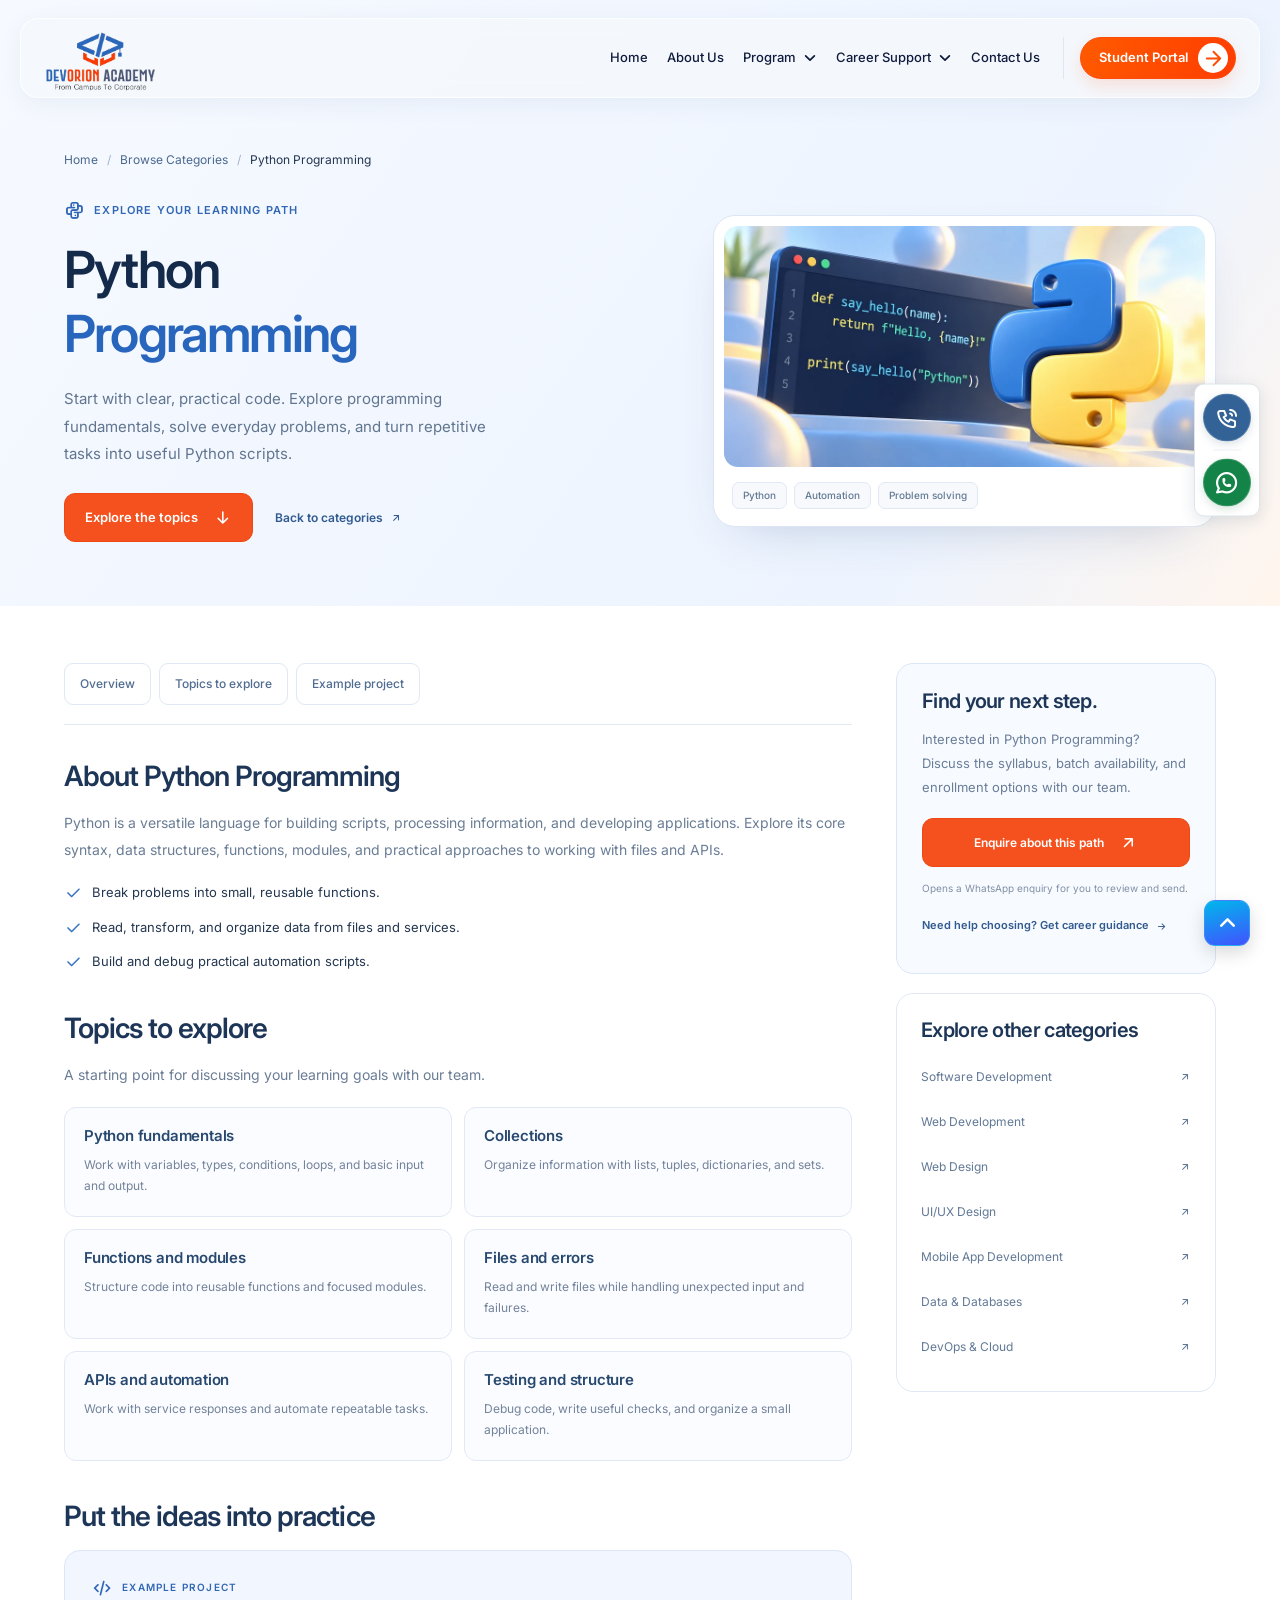
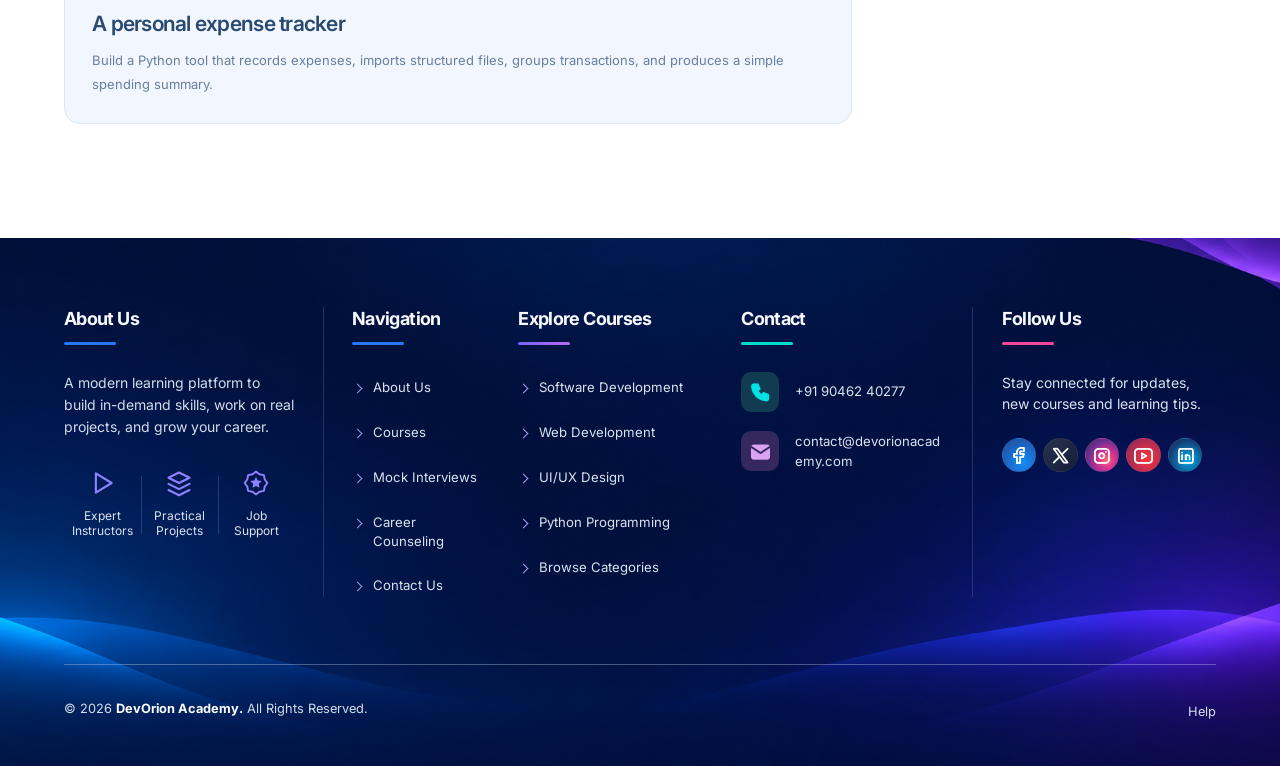
<file: python-programming.html>
<!doctype html>
<html lang="en">
<head>
    <meta charset="UTF-8">
    <meta name="viewport" content="width=device-width, initial-scale=1.0">
    <meta name="description" content="Start with clear, practical code. Explore programming fundamentals, solve everyday problems, and turn repetitive tasks into useful Python scripts.">
    <title>Python Programming | DevOrion Academy</title>
    <link rel="icon" href="assets/images/fav-1.png" type="image/png">
    <link rel="stylesheet" href="assets/css/style.min.css">
    <link rel="stylesheet" href="assets/css/custom.css">
    <link rel="stylesheet" href="assets/css/brand-theme.css">
    <link rel="stylesheet" href="assets/css/header.css">
    <link rel="stylesheet" href="assets/css/footer.css">
    <link rel="stylesheet" href="assets/css/quick-contact.css">
    <link rel="stylesheet" href="assets/css/program-details.css">
    <script src="assets/js/header.js" defer></script>
    <script src="assets/js/about-page.js" defer></script>
</head>
<body class="program-page">
    <a class="program-skip" href="#program-main">Skip to Python Programming details</a>
    <button type="button" class="scrollToTop d-center" aria-label="Back to top"><svg viewBox="0 0 24 24" fill="none" aria-hidden="true"><path d="m6 14 6-6 6 6" stroke="currentColor" stroke-width="2.5" stroke-linecap="round" stroke-linejoin="round"/></svg></button>
    <!-- header-section start -->
    <header class="header-section header-scrollfixed academy-header">
        <div class="one__header academy-header__bar">
            <nav class="academy-nav" aria-label="Main navigation">
                <a href="index.html" class="header-logo" aria-label="Devorion Academy home">
                    <img src="assets/images/logo-dev1.png" alt="Devorion Academy" width="641" height="366">
                </a>
                <button class="academy-nav__toggle" type="button" aria-label="Open navigation" aria-expanded="false" aria-controls="academy-primary-menu">
                    <svg class="academy-nav__menu-icon" viewBox="0 0 24 24" fill="none" aria-hidden="true"><path d="M4 6H20M4 12H20M4 18H20" stroke="currentColor" stroke-width="2" stroke-linecap="round"/></svg>
                    <svg class="academy-nav__close-icon" viewBox="0 0 24 24" fill="none" aria-hidden="true"><path d="M6 6L18 18M18 6L6 18" stroke="currentColor" stroke-width="2" stroke-linecap="round"/></svg>
                </button>
                <div id="academy-primary-menu" class="academy-nav__content">
                    <ul class="academy-nav__links">
                        <li><a class="academy-nav__link" href="index.html">Home</a></li>
                        <li><a class="academy-nav__link" href="about.html">About Us</a></li>
                        <li>
                            <details class="academy-nav__dropdown">
                                <summary class="academy-nav__link">Program <svg class="academy-nav__chevron" viewBox="0 0 16 16" fill="none" aria-hidden="true"><path d="M3 5.5L8 10.5L13 5.5" stroke="currentColor" stroke-width="2" stroke-linecap="round" stroke-linejoin="round"/></svg></summary>
                                <ul class="academy-nav__submenu">
                                    <li><a href="index.html#courses">Explore All Courses</a></li>
                                    <li><a href="software-development.html">Software Development</a></li>
                                    <li><a href="index.html#course-web">Web Development</a></li>
                                    <li><a href="index.html#course-ux">UI/UX Design</a></li>
                                    <li><a href="index.html#course-python">Python Programming</a></li>
                                    <li><a href="index.html#course-design">Web Design</a></li>
                                    <li><a href="index.html#course-react">React Development</a></li>
                                </ul>
                            </details>
                        </li>
                        <li>
                            <details class="academy-nav__dropdown">
                                <summary class="academy-nav__link">Career Support <svg class="academy-nav__chevron" viewBox="0 0 16 16" fill="none" aria-hidden="true"><path d="M3 5.5L8 10.5L13 5.5" stroke="currentColor" stroke-width="2" stroke-linecap="round" stroke-linejoin="round"/></svg></summary>
                                <ul class="academy-nav__submenu">
                                    <li><a href="index.html#learning-paths">Find Your Learning Path</a></li>
                                    <li><a href="index.html#mock-interviews">Mock Interviews</a></li>
                                    <li><a href="index.html#career-counseling">Career Counseling</a></li>
                                    <li><a href="contact.html#contact-form">Speak to an Advisor</a></li>
                                </ul>
                            </details>
                        </li>
                        <!-- <li><a class="academy-nav__link" href="student-projects.html">Student Projects</a></li> -->
                        <li><a class="academy-nav__link" href="contact.html">Contact Us</a></li>
                    </ul>
                    <div class="academy-nav__actions">
                        <a class="academy-nav__enquire" href="contact.html#contact-form">Student Portal <span class="academy-nav__enquire-icon" aria-hidden="true"><svg viewBox="0 0 24 24" fill="none"><path d="M5 12H19M12 5L19 12L12 19" stroke="currentColor" stroke-width="2" stroke-linecap="round" stroke-linejoin="round"/></svg></span></a>
                    </div>
                </div>
            </nav>
        </div>
    </header>
    <!-- header-section end -->
    <main id="program-main" class="program-main">
        <section class="program-hero" aria-labelledby="program-title">
            <div class="program-container">
                <nav class="program-breadcrumb" aria-label="Breadcrumb"><ol><li><a href="index.html">Home</a></li><li><a href="index.html#category-grid">Browse Categories</a></li><li aria-current="page">Python Programming</li></ol></nav>
                <div class="program-hero__layout">
                    <div>
                        <span class="program-eyebrow"><i class="ti ti-brand-python" aria-hidden="true"></i>Explore your learning path</span>
                        <h1 id="program-title">Python<br><span>Programming</span></h1>
                        <p class="program-hero__description">Start with clear, practical code. Explore programming fundamentals, solve everyday problems, and turn repetitive tasks into useful Python scripts.</p>
                        <div class="program-actions"><a class="program-button" href="#program-topics">Explore the topics<i class="ti ti-arrow-down" aria-hidden="true"></i></a><a class="program-text-link" href="index.html#category-grid">Back to categories<i class="ti ti-arrow-up-right" aria-hidden="true"></i></a></div>
                    </div>
                    <figure class="program-preview"><img src="assets/images/courses/python.webp" alt="Illustration of Python Programming concepts" width="1024" height="512" fetchpriority="high"><figcaption><span>Python</span><span>Automation</span><span>Problem solving</span></figcaption></figure>
                </div>
            </div>
        </section>
        <div class="program-layout program-container">
            <div class="program-content">
                <nav class="program-tabs" aria-label="Category details"><a href="#program-overview">Overview</a><a href="#program-topics">Topics to explore</a><a href="#program-project">Example project</a></nav>
                <section id="program-overview" class="program-section" aria-labelledby="program-overview-title">
                    <h2 id="program-overview-title">About Python Programming</h2>
                    <p>Python is a versatile language for building scripts, processing information, and developing applications. Explore its core syntax, data structures, functions, modules, and practical approaches to working with files and APIs.</p>
                    <ul class="program-outcomes" aria-label="Skills to work toward"><li><i class="ti ti-check" aria-hidden="true"></i><span>Break problems into small, reusable functions.</span></li><li><i class="ti ti-check" aria-hidden="true"></i><span>Read, transform, and organize data from files and services.</span></li><li><i class="ti ti-check" aria-hidden="true"></i><span>Build and debug practical automation scripts.</span></li></ul>
                    
                </section>
                <section id="program-topics" class="program-section" aria-labelledby="program-topics-title">
                    <h2 id="program-topics-title">Topics to explore</h2>
                    <p>A starting point for discussing your learning goals with our team.</p>
                    <div class="program-topic-grid">
                        <article class="program-topic"><h3>Python fundamentals</h3><p>Work with variables, types, conditions, loops, and basic input and output.</p></article>
                        <article class="program-topic"><h3>Collections</h3><p>Organize information with lists, tuples, dictionaries, and sets.</p></article>
                        <article class="program-topic"><h3>Functions and modules</h3><p>Structure code into reusable functions and focused modules.</p></article>
                        <article class="program-topic"><h3>Files and errors</h3><p>Read and write files while handling unexpected input and failures.</p></article>
                        <article class="program-topic"><h3>APIs and automation</h3><p>Work with service responses and automate repeatable tasks.</p></article>
                        <article class="program-topic"><h3>Testing and structure</h3><p>Debug code, write useful checks, and organize a small application.</p></article>
                    </div>
                </section>
                <section id="program-project" class="program-section" aria-labelledby="program-project-title">
                    <h2 id="program-project-title">Put the ideas into practice</h2>
                    <div class="program-project"><span class="program-eyebrow"><i class="ti ti-code" aria-hidden="true"></i>Example project</span><h3>A personal expense tracker</h3><p>Build a Python tool that records expenses, imports structured files, groups transactions, and produces a simple spending summary.</p></div>
                </section>
            </div>
            <aside class="program-sidebar" aria-label="Enquiries and related categories">
                <section class="program-contact" aria-labelledby="program-contact-title">
                    <h2 id="program-contact-title">Find your next step.</h2>
                    <p>Interested in Python Programming? Discuss the syllabus, batch availability, and enrollment options with our team.</p>
                    <a class="program-button" href="https://wa.me/919046240277?text=Hello%20DevOrion%20Academy%21%20I%20would%20like%20to%20know%20more%20about%20Python%20Programming.%20Please%20share%20the%20syllabus%2C%20batch%20availability%2C%20and%20enrollment%20details." target="_blank" rel="noopener noreferrer" aria-label="Enquire about Python Programming, opens WhatsApp in a new tab">Enquire about this path<i class="ti ti-arrow-up-right" aria-hidden="true"></i></a>
                    <small>Opens a WhatsApp enquiry for you to review and send.</small>
                    <a class="program-text-link" href="index.html#career-counseling">Need help choosing? Get career guidance<i class="ti ti-arrow-right" aria-hidden="true"></i></a>
                </section>
                <nav class="program-related" aria-labelledby="program-related-title">
                    <h2 id="program-related-title">Explore other categories</h2>
                    <ul>
                        <li><a href="software-development.html">Software Development<i class="ti ti-arrow-up-right" aria-hidden="true"></i></a></li>
                        <li><a href="web-development.html">Web Development<i class="ti ti-arrow-up-right" aria-hidden="true"></i></a></li>
                        <li><a href="web-design.html">Web Design<i class="ti ti-arrow-up-right" aria-hidden="true"></i></a></li>
                        <li><a href="ui-ux-design.html">UI/UX Design<i class="ti ti-arrow-up-right" aria-hidden="true"></i></a></li>
                        <li><a href="mobile-app-development.html">Mobile App Development<i class="ti ti-arrow-up-right" aria-hidden="true"></i></a></li>
                        <li><a href="data-databases.html">Data &amp; Databases<i class="ti ti-arrow-up-right" aria-hidden="true"></i></a></li>
                        <li><a href="devops-cloud.html">DevOps &amp; Cloud<i class="ti ti-arrow-up-right" aria-hidden="true"></i></a></li>
                    </ul>
                </nav>
            </aside>
        </div>
    </main>
    <nav class="quick-contact" aria-label="Quick contact">
        <a class="quick-contact__button quick-contact__button--call" href="tel:+919046240277" aria-label="Call DevOrion Academy at +91 90462 40277" title="Call us"><i class="ti ti-phone-call" aria-hidden="true"></i></a>
        <span class="quick-contact__divider" aria-hidden="true"></span>
        <a class="quick-contact__button quick-contact__button--whatsapp" href="https://wa.me/919046240277" target="_blank" rel="noopener noreferrer" aria-label="Chat with DevOrion Academy on WhatsApp (opens in a new tab)" title="Chat on WhatsApp"><i class="ti ti-brand-whatsapp" aria-hidden="true"></i></a>
    </nav>
    <footer class="site-footer">
        <div class="site-footer__top">
            <div class="site-footer__container">
                <div class="site-footer__grid">
                    <div class="site-footer__brand site-footer__column">
                        <h2 id="footer-about-title" class="site-footer__about-title">About Us</h2>
                        <p class="site-footer__description">A modern learning platform to build in-demand skills, work on real projects, and grow your career.</p>
                        <ul class="site-footer__benefits" aria-label="Learning benefits">
                            <li><svg viewBox="0 0 32 32" fill="none" aria-hidden="true"><path d="m9 5 18 11L9 27V5Z" stroke="currentColor" stroke-width="2.4" stroke-linejoin="round"/></svg><span>Expert<br>Instructors</span></li>
                            <li><svg viewBox="0 0 32 32" fill="none" aria-hidden="true"><path d="m4 10 12-6 12 6-12 6-12-6Zm0 7 12 6 12-6M4 24l12 6 12-6" stroke="currentColor" stroke-width="2.4" stroke-linecap="round" stroke-linejoin="round"/></svg><span>Practical<br>Projects</span></li>
                            <li><svg viewBox="0 0 32 32" fill="none" aria-hidden="true"><path d="m16 3 4 3 5 1 1 5 3 4-3 4-1 5-5 1-4 3-4-3-5-1-1-5-3-4 3-4 1-5 5-1 4-3Z" stroke="currentColor" stroke-width="2.2" stroke-linejoin="round"/><path d="m16 9 2 4 4.5.7-3.3 3.2.8 4.5-4-2.1-4 2.1.8-4.5-3.3-3.2L14 13l2-4Z" fill="currentColor"/></svg><span>Job<br>Support</span></li>
                        </ul>
                    </div>
                    <nav class="site-footer__column site-footer__column--navigation" aria-labelledby="footer-navigation-title">
                        <h2 id="footer-navigation-title">Navigation</h2>
                        <ul class="site-footer__links">
                            <li><a href="about.html">About Us</a></li>
                            <li><a href="index.html#courses">Courses</a></li>
                            <li><a href="index.html#mock-interviews">Mock Interviews</a></li>
                            <li><a href="index.html#career-counseling">Career Counseling</a></li>
                            <li><a href="contact.html">Contact Us</a></li>
                        </ul>
                    </nav>
                    <nav class="site-footer__column site-footer__column--courses" aria-labelledby="footer-courses-title">
                        <h2 id="footer-courses-title">Explore Courses</h2>
                        <ul class="site-footer__links">
                            <li><a href="software-development.html#software-courses">Software Development</a></li>
                            <li><a href="index.html#course-web">Web Development</a></li>
                            <li><a href="index.html#course-ux">UI/UX Design</a></li>
                            <li><a href="index.html#course-python">Python Programming</a></li>
                            <li><a href="index.html#learning-paths">Browse Categories</a></li>
                        </ul>
                    </nav>
                    <section id="contact" class="site-footer__column site-footer__column--contact" aria-labelledby="footer-contact-title">
                        <h2 id="footer-contact-title">Contact</h2>
                        <ul class="site-footer__contacts">
                            <li><span class="site-footer__contact-icon site-footer__contact-icon--phone"><i class="ti ti-phone-filled" aria-hidden="true"></i></span><a href="tel:+919046240277">+91 90462 40277</a></li>
                            <li><span class="site-footer__contact-icon site-footer__contact-icon--email"><i class="ti ti-mail-filled" aria-hidden="true"></i></span><div><a href="mailto:contact@devorionacademy.com">contact@devorionacademy.com</a></div></li>
                        </ul>
                    </section>
                    <section class="site-footer__column site-footer__column--social" aria-labelledby="footer-social-title">
                        <h2 id="footer-social-title">Follow Us</h2>
                        <p class="site-footer__social-description">Stay connected for updates, new courses and learning tips.</p>
                        <ul class="site-footer__socials">
                            <li><a class="site-footer__social--facebook" href="javascript:void(0)" aria-label="Facebook"><i class="ti ti-brand-facebook" aria-hidden="true"></i></a></li>
                            <li><a class="site-footer__social--x" href="javascript:void(0)" aria-label="X (Twitter)"><i class="ti ti-brand-x" aria-hidden="true"></i></a></li>
                            <li><a class="site-footer__social--instagram" href="javascript:void(0)" aria-label="Instagram"><i class="ti ti-brand-instagram" aria-hidden="true"></i></a></li>
                            <li><a class="site-footer__social--youtube" href="javascript:void(0)" aria-label="YouTube"><i class="ti ti-brand-youtube" aria-hidden="true"></i></a></li>
                            <li><a class="site-footer__social--linkedin" href="javascript:void(0)" aria-label="LinkedIn"><i class="ti ti-brand-linkedin" aria-hidden="true"></i></a></li>
                        </ul>
                    </section>
                </div>
            </div>
        </div>
        <div class="site-footer__container site-footer__bottom">
            <p>&copy; 2026 <a href="index.html">DevOrion Academy.</a> All Rights Reserved.</p>
            <ul class="site-footer__legal">
                <li><a href="contact.html">Help</a></li>
            </ul>
        </div>
    </footer>
</body>
</html>
</file>
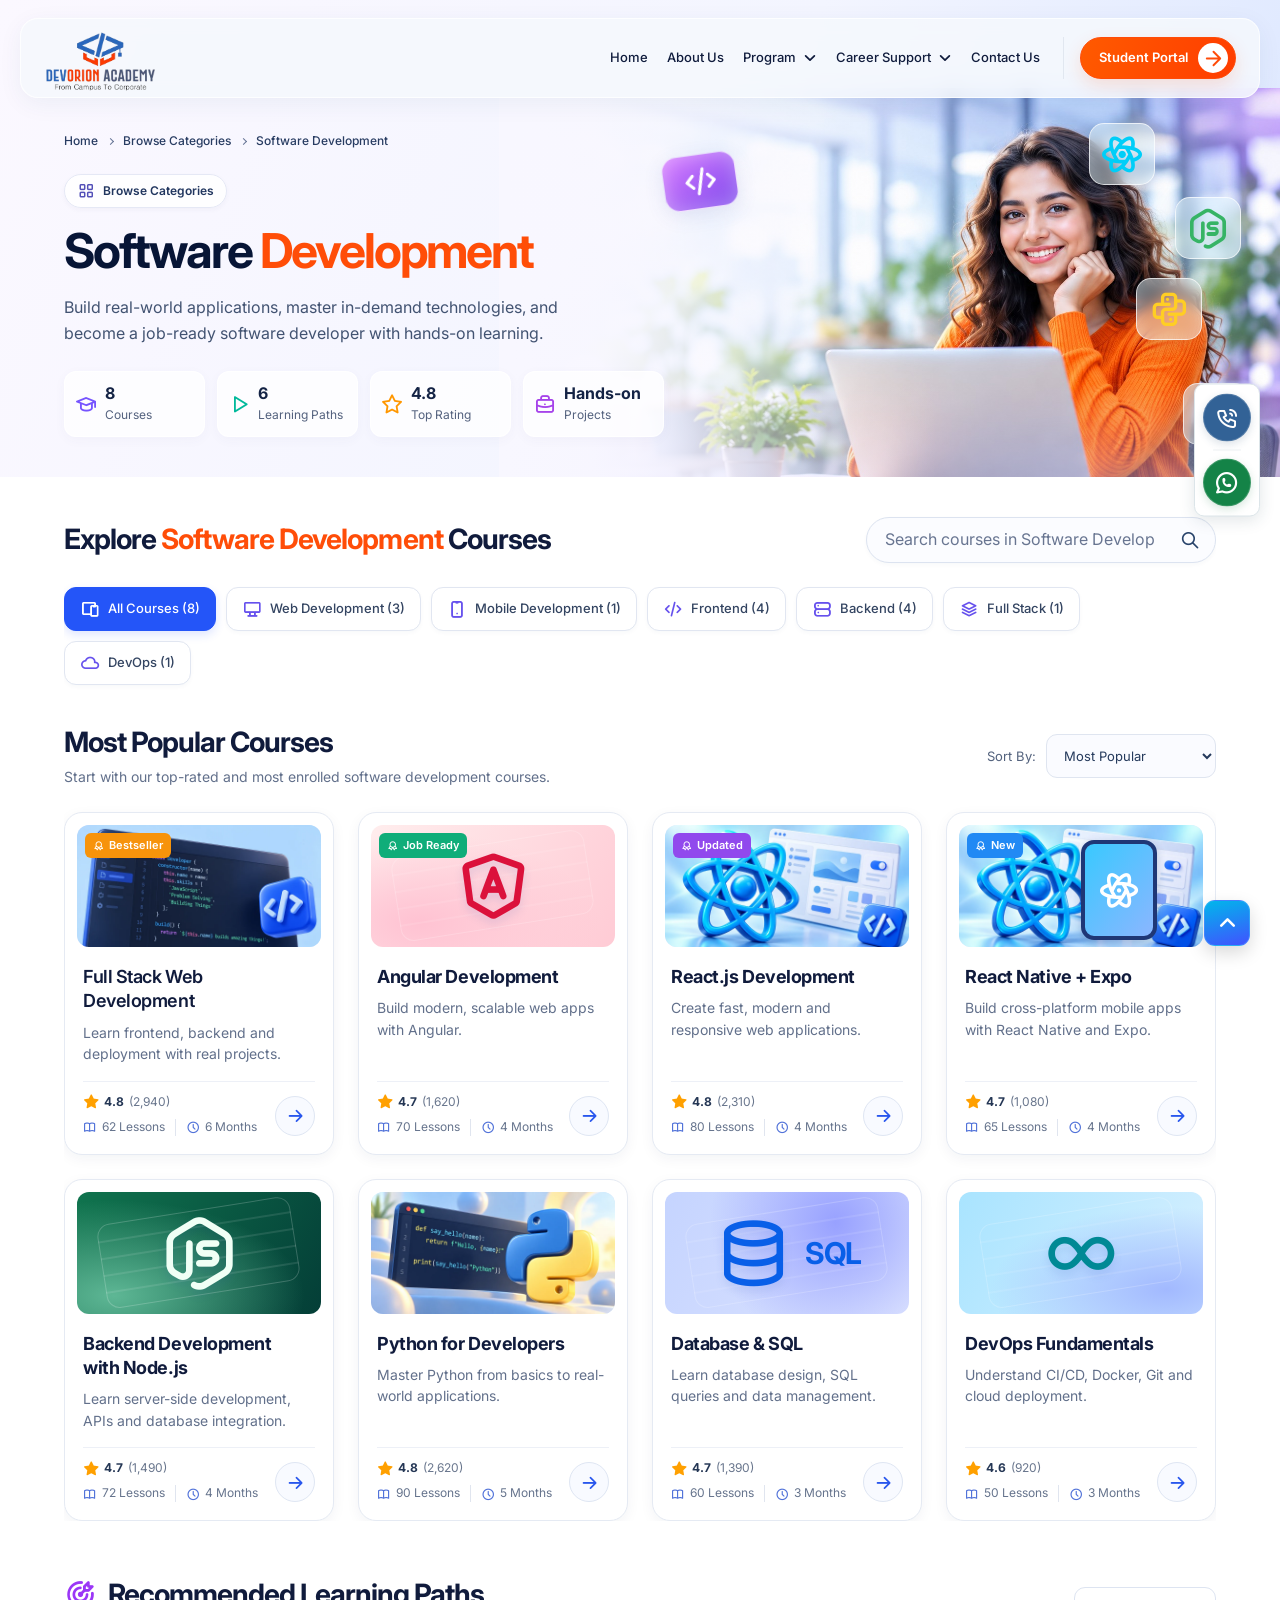
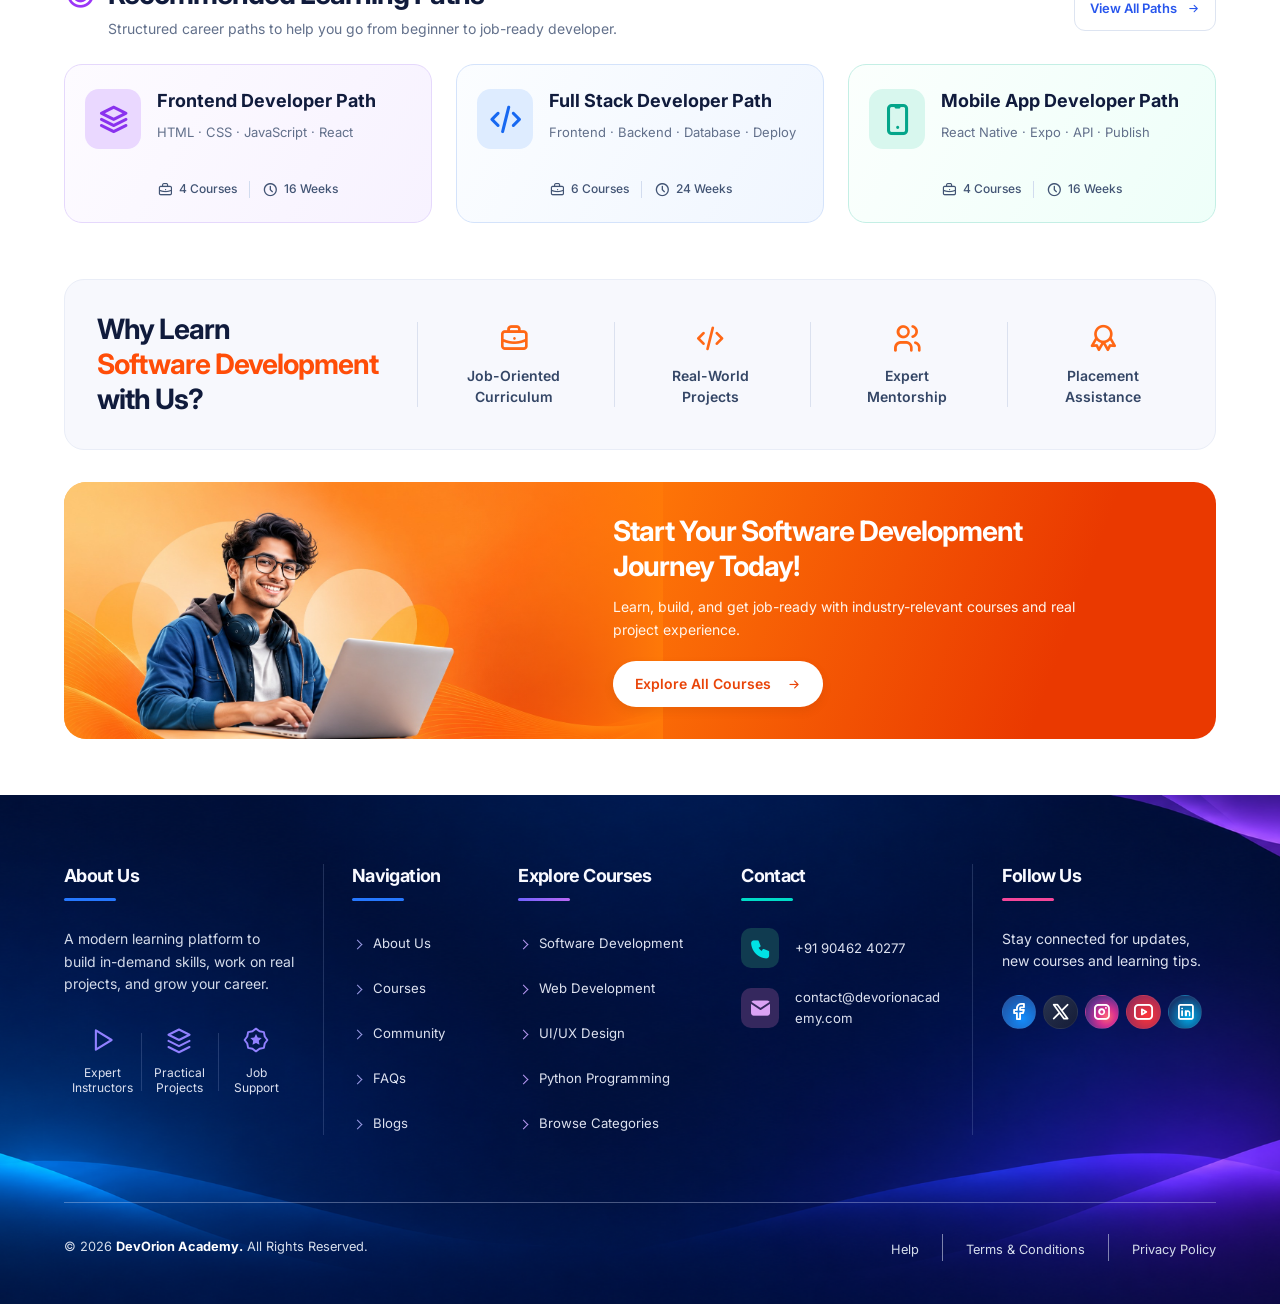
<file: software-development.html>
<!doctype html>
<html lang="en">
<head>
    <meta charset="UTF-8">
    <meta name="viewport" content="width=device-width, initial-scale=1.0">
    <meta name="description" content="Explore practical software development courses in web development, React, Angular, Node.js, Python, SQL and DevOps at Devorion Academy.">
    <title>Software Development Courses | Devorion Academy</title>
    <link rel="icon" href="assets/images/fav-1.png" type="image/png">
    <link rel="stylesheet" href="assets/css/style.min.css">
    <link rel="stylesheet" href="assets/css/custom.css">
    <link rel="stylesheet" href="assets/css/brand-theme.css">
    <link rel="stylesheet" href="assets/css/header.css">
    <link rel="stylesheet" href="assets/css/footer.css">
    <link rel="stylesheet" href="assets/css/quick-contact.css">
    <link rel="stylesheet" href="assets/css/software-development.css">
    <script src="assets/js/header.js" defer></script>
    <script src="assets/js/software-development.js" defer></script>
    <link rel="stylesheet" href="assets/css/page-loader.css">
</head>
<body class="software-page">

    <!-- Shared page loader -->
    <div id="site-loader" class="site-loader" role="status" aria-live="polite" hidden>
        <div class="site-loader__content">
            <div class="site-loader__visual" aria-hidden="true"><span class="site-loader__orbit"></span><span class="site-loader__mark"><svg viewBox="0 0 64 64" fill="none"><path d="M22 19 9 32l13 13M42 19l13 13-13 13" stroke="#e8f2ff" stroke-width="4" stroke-linecap="round" stroke-linejoin="round"/><path d="m37 14-10 36" stroke="#ff9b61" stroke-width="4" stroke-linecap="round"/></svg></span></div>
            <span class="site-loader__brand">Devorion <span>Academy</span></span>
            <span class="site-loader__tagline">From Campus To Corporate</span>
            <div class="site-loader__progress" aria-hidden="true"></div>
            <span class="site-loader__status">Preparing your learning experience</span>
        </div>
    </div>
    <script src="assets/js/page-loader.js"></script>

    <a class="software-skip-link" href="#software-main">Skip to courses</a>
    <button type="button" class="scrollToTop d-center" aria-label="Back to top"><svg viewBox="0 0 24 24" fill="none" aria-hidden="true"><path d="m6 14 6-6 6 6" stroke="currentColor" stroke-width="2.5" stroke-linecap="round" stroke-linejoin="round"/></svg></button>
    <!-- header-section start -->
    <header class="header-section header-scrollfixed academy-header">
        <div class="one__header academy-header__bar">
            <nav class="academy-nav" aria-label="Main navigation">
                <a href="index.html" class="header-logo" aria-label="Devorion Academy home">
                    <img src="assets/images/logo-dev1.png" alt="Devorion Academy" width="641" height="366">
                </a>
                <button class="academy-nav__toggle" type="button" aria-label="Open navigation" aria-expanded="false" aria-controls="academy-primary-menu">
                    <svg class="academy-nav__menu-icon" viewBox="0 0 24 24" fill="none" aria-hidden="true"><path d="M4 6H20M4 12H20M4 18H20" stroke="currentColor" stroke-width="2" stroke-linecap="round"/></svg>
                    <svg class="academy-nav__close-icon" viewBox="0 0 24 24" fill="none" aria-hidden="true"><path d="M6 6L18 18M18 6L6 18" stroke="currentColor" stroke-width="2" stroke-linecap="round"/></svg>
                </button>
                <div id="academy-primary-menu" class="academy-nav__content">
                    <ul class="academy-nav__links">
                        <li><a class="academy-nav__link" href="index.html">Home</a></li>
                        <li><a class="academy-nav__link" href="about.html">About Us</a></li>
                        <li>
                            <details class="academy-nav__dropdown">
                                <summary class="academy-nav__link">Program <svg class="academy-nav__chevron" viewBox="0 0 16 16" fill="none" aria-hidden="true"><path d="M3 5.5L8 10.5L13 5.5" stroke="currentColor" stroke-width="2" stroke-linecap="round" stroke-linejoin="round"/></svg></summary>
                                <ul class="academy-nav__submenu">
                                    <li><a href="index.html#courses">Explore All Courses</a></li>
                                    <li><a href="software-development.html" aria-current="page">Software Development</a></li>
                                    <li><a href="index.html#course-web">Web Development</a></li>
                                    <li><a href="index.html#course-ux">UI/UX Design</a></li>
                                    <li><a href="index.html#course-python">Python Programming</a></li>
                                    <li><a href="index.html#course-design">Web Design</a></li>
                                    <li><a href="index.html#course-react">React Development</a></li>
                                </ul>
                            </details>
                        </li>
                        <li>
                            <details class="academy-nav__dropdown">
                                <summary class="academy-nav__link">Career Support <svg class="academy-nav__chevron" viewBox="0 0 16 16" fill="none" aria-hidden="true"><path d="M3 5.5L8 10.5L13 5.5" stroke="currentColor" stroke-width="2" stroke-linecap="round" stroke-linejoin="round"/></svg></summary>
                                <ul class="academy-nav__submenu">
                                    <li><a href="index.html#learning-paths">Find Your Learning Path</a></li>
                                    <li><a href="index.html#mock-interviews">Mock Interviews</a></li>
                                    <li><a href="index.html#career-counseling">Career Counseling</a></li>
                                    <li><a href="contact.html#contact-form">Speak to an Advisor</a></li>
                                </ul>
                            </details>
                        </li>
                        <!-- <li><a class="academy-nav__link" href="student-projects.html">Student Projects</a></li> -->
                        <li><a class="academy-nav__link" href="contact.html">Contact Us</a></li>
                    </ul>
                    <div class="academy-nav__actions">
                        <a class="academy-nav__enquire" href="contact.html#contact-form">Student Portal <span class="academy-nav__enquire-icon" aria-hidden="true"><svg viewBox="0 0 24 24" fill="none"><path d="M5 12H19M12 5L19 12L12 19" stroke="currentColor" stroke-width="2" stroke-linecap="round" stroke-linejoin="round"/></svg></span></a>
                    </div>
                </div>
            </nav>
        </div>
    </header>
    <!-- header-section end -->
    <main id="software-main" class="software-main">
        <section class="software-hero" aria-labelledby="software-category-title">
            <div class="software-hero__visual">
                <img src="assets/images/software-development/hero.jpg" alt="A student learning software development on her laptop" width="1536" height="1024" fetchpriority="high">
                <span class="software-tech software-tech--code" aria-hidden="true"><i class="ti ti-code"></i></span>
                <span class="software-tech software-tech--react" aria-hidden="true"><i class="ti ti-brand-react"></i></span>
                <span class="software-tech software-tech--node" aria-hidden="true"><i class="ti ti-brand-nodejs"></i></span>
                <span class="software-tech software-tech--python" aria-hidden="true"><i class="ti ti-brand-python"></i></span>
                <span class="software-tech software-tech--database" aria-hidden="true"><i class="ti ti-database"></i></span>
            </div>
            <div class="software-container">
                <nav class="software-breadcrumb" aria-label="Breadcrumb"><ol><li><a href="index.html">Home</a></li><li><a href="index.html#learning-paths">Browse Categories</a></li><li aria-current="page">Software Development</li></ol></nav>
                <div class="software-hero__copy">
                    <span class="software-hero__eyebrow"><i class="ti ti-layout-grid" aria-hidden="true"></i>Browse Categories</span>
                    <h1 id="software-category-title">Software <span>Development</span></h1>
                    <p class="software-hero__description">Build real-world applications, master in-demand technologies, and become a job-ready software developer with hands-on learning.</p>
                    <ul class="software-hero__stats" aria-label="Explore this category">
                        <li><i class="ti ti-school" aria-hidden="true"></i><div><strong>8</strong><small>Courses</small></div></li>
                        <li><i class="ti ti-player-play" aria-hidden="true"></i><div><strong>6</strong><small>Learning Paths</small></div></li>
                        <li><i class="ti ti-star" aria-hidden="true"></i><div><strong>4.8</strong><small>Top Rating</small></div></li>
                        <li><i class="ti ti-briefcase" aria-hidden="true"></i><div><strong>Hands-on</strong><small>Projects</small></div></li>
                    </ul>
                </div>
            </div>
        </section>
        <section id="software-courses" class="software-catalog software-container" aria-labelledby="software-explore-title">
            <div class="software-catalog__heading">
                <h2 id="software-explore-title">Explore <span>Software Development</span> Courses</h2>
                <form class="software-search" role="search"><label class="software-sr-only" for="software-search">Search software development courses</label><input id="software-search" type="search" name="q" placeholder="Search courses in Software Development..." autocomplete="off"><i class="ti ti-search" aria-hidden="true"></i></form>
            </div>
            <div class="software-filters" role="group" aria-label="Filter software development courses">
                <button type="button" class="software-filter" data-software-filter="all" aria-pressed="true" aria-controls="software-course-grid"><i class="ti ti-devices" aria-hidden="true"></i><span>All Courses <span data-filter-count>(8)</span></span></button>
                <button type="button" class="software-filter" data-software-filter="web" aria-pressed="false" aria-controls="software-course-grid"><i class="ti ti-device-desktop" aria-hidden="true"></i><span>Web Development <span data-filter-count>(3)</span></span></button>
                <button type="button" class="software-filter" data-software-filter="mobile" aria-pressed="false" aria-controls="software-course-grid"><i class="ti ti-device-mobile" aria-hidden="true"></i><span>Mobile Development <span data-filter-count>(1)</span></span></button>
                <button type="button" class="software-filter" data-software-filter="frontend" aria-pressed="false" aria-controls="software-course-grid"><i class="ti ti-code" aria-hidden="true"></i><span>Frontend <span data-filter-count>(4)</span></span></button>
                <button type="button" class="software-filter" data-software-filter="backend" aria-pressed="false" aria-controls="software-course-grid"><i class="ti ti-server" aria-hidden="true"></i><span>Backend <span data-filter-count>(4)</span></span></button>
                <button type="button" class="software-filter" data-software-filter="fullstack" aria-pressed="false" aria-controls="software-course-grid"><i class="ti ti-stack-2" aria-hidden="true"></i><span>Full Stack <span data-filter-count>(1)</span></span></button>
                <button type="button" class="software-filter" data-software-filter="devops" aria-pressed="false" aria-controls="software-course-grid"><i class="ti ti-cloud" aria-hidden="true"></i><span>DevOps <span data-filter-count>(1)</span></span></button>
            </div>
            <div class="software-results__heading">
                <div class="software-section-intro"><div><h2 id="software-results-title">Most Popular Courses</h2><p>Start with our top-rated and most enrolled software development courses.</p></div></div>
                <label class="software-sort" for="software-sort">Sort By:<select id="software-sort"><option value="popular">Most Popular</option><option value="rating">Highest Rated</option><option value="newest">Newest</option><option value="duration">Shortest Duration</option></select></label>
            </div>
            <p id="software-results-status" class="software-sr-only" role="status" aria-live="polite" aria-atomic="true"></p>
            <div id="software-course-grid" class="software-course-grid">
                <article class="software-course" id="software-course-fullstack" data-course-id="fullstack" data-categories="web frontend backend fullstack" data-rating="4.8" data-reviews="2940" data-lessons="62" data-duration="6" data-newness="5">
                    <a href="full-stack-web-development.html" class="software-course__cover software-course__cover--fullstack" aria-label="View Full Stack Web Development course"><img src="assets/images/courses/software.webp" alt="" width="1024" height="512" loading="lazy" decoding="async"><span class="software-course__badge software-course__badge--orange"><i class="ti ti-award" aria-hidden="true"></i>Bestseller</span></a>
                    <div class="software-course__body"><h3><a href="full-stack-web-development.html">Full Stack Web Development</a></h3><p class="software-course__description">Learn frontend, backend and deployment with real projects.</p></div>
                    <div class="software-course__footer">
                        <p class="software-course__rating"><i class="ti ti-star-filled" aria-hidden="true"></i><strong>4.8</strong><span>(2,940)</span></p>
                        <div class="software-course__meta"><span><i class="ti ti-book" aria-hidden="true"></i>62 Lessons</span><span><i class="ti ti-clock" aria-hidden="true"></i>6 Months</span></div>
                        <a href="full-stack-web-development.html" class="software-course__open" aria-label="View Full Stack Web Development course details"><i class="ti ti-arrow-right" aria-hidden="true"></i></a>
                    </div>
                </article>
                <article class="software-course" id="software-course-angular" data-course-id="angular" data-categories="web frontend" data-rating="4.7" data-reviews="1620" data-lessons="70" data-duration="4" data-newness="3">
                    <div class="software-course__cover software-course__cover--angular" aria-hidden="true"><div class="software-course__technology"><i class="ti ti-brand-angular" aria-hidden="true"></i></div><span class="software-course__badge software-course__badge--green"><i class="ti ti-award" aria-hidden="true"></i>Job Ready</span></div>
                    <div class="software-course__body"><h3>Angular Development</h3><p class="software-course__description">Build modern, scalable web apps with Angular.</p></div>
                    <div class="software-course__footer">
                        <p class="software-course__rating"><i class="ti ti-star-filled" aria-hidden="true"></i><strong>4.7</strong><span>(1,620)</span></p>
                        <div class="software-course__meta"><span><i class="ti ti-book" aria-hidden="true"></i>70 Lessons</span><span><i class="ti ti-clock" aria-hidden="true"></i>4 Months</span></div>
                        <button type="button" class="software-course__open" aria-label="View Angular Development course details" aria-haspopup="dialog" aria-controls="software-preview"><i class="ti ti-arrow-right" aria-hidden="true"></i></button>
                    </div>
                </article>
                <article class="software-course" id="software-course-react" data-course-id="react" data-categories="web frontend" data-rating="4.8" data-reviews="2310" data-lessons="80" data-duration="4" data-newness="7">
                    <div class="software-course__cover software-course__cover--react" aria-hidden="true"><img src="assets/images/courses/react.webp" alt="" width="1024" height="512" loading="lazy" decoding="async"><span class="software-course__badge software-course__badge--purple"><i class="ti ti-award" aria-hidden="true"></i>Updated</span></div>
                    <div class="software-course__body"><h3>React.js Development</h3><p class="software-course__description">Create fast, modern and responsive web applications.</p></div>
                    <div class="software-course__footer">
                        <p class="software-course__rating"><i class="ti ti-star-filled" aria-hidden="true"></i><strong>4.8</strong><span>(2,310)</span></p>
                        <div class="software-course__meta"><span><i class="ti ti-book" aria-hidden="true"></i>80 Lessons</span><span><i class="ti ti-clock" aria-hidden="true"></i>4 Months</span></div>
                        <button type="button" class="software-course__open" aria-label="View React.js Development course details" aria-haspopup="dialog" aria-controls="software-preview"><i class="ti ti-arrow-right" aria-hidden="true"></i></button>
                    </div>
                </article>
                <article class="software-course" id="software-course-mobile" data-course-id="mobile" data-categories="mobile frontend" data-rating="4.7" data-reviews="1080" data-lessons="65" data-duration="4" data-newness="8">
                    <div class="software-course__cover software-course__cover--mobile" aria-hidden="true"><img src="assets/images/courses/react.webp" alt="" width="1024" height="512" loading="lazy" decoding="async"><span class="software-course__mobile"><i class="ti ti-brand-react-native" aria-hidden="true"></i></span><span class="software-course__badge software-course__badge--blue"><i class="ti ti-award" aria-hidden="true"></i>New</span></div>
                    <div class="software-course__body"><h3>React Native + Expo</h3><p class="software-course__description">Build cross-platform mobile apps with React Native and Expo.</p></div>
                    <div class="software-course__footer">
                        <p class="software-course__rating"><i class="ti ti-star-filled" aria-hidden="true"></i><strong>4.7</strong><span>(1,080)</span></p>
                        <div class="software-course__meta"><span><i class="ti ti-book" aria-hidden="true"></i>65 Lessons</span><span><i class="ti ti-clock" aria-hidden="true"></i>4 Months</span></div>
                        <button type="button" class="software-course__open" aria-label="View React Native + Expo course details" aria-haspopup="dialog" aria-controls="software-preview"><i class="ti ti-arrow-right" aria-hidden="true"></i></button>
                    </div>
                </article>
                <article class="software-course" id="software-course-node" data-course-id="node" data-categories="backend" data-rating="4.7" data-reviews="1490" data-lessons="72" data-duration="4" data-newness="4">
                    <div class="software-course__cover software-course__cover--node" aria-hidden="true"><div class="software-course__technology"><i class="ti ti-brand-nodejs" aria-hidden="true"></i></div></div>
                    <div class="software-course__body"><h3>Backend Development with Node.js</h3><p class="software-course__description">Learn server-side development, APIs and database integration.</p></div>
                    <div class="software-course__footer">
                        <p class="software-course__rating"><i class="ti ti-star-filled" aria-hidden="true"></i><strong>4.7</strong><span>(1,490)</span></p>
                        <div class="software-course__meta"><span><i class="ti ti-book" aria-hidden="true"></i>72 Lessons</span><span><i class="ti ti-clock" aria-hidden="true"></i>4 Months</span></div>
                        <button type="button" class="software-course__open" aria-label="View Backend Development with Node.js course details" aria-haspopup="dialog" aria-controls="software-preview"><i class="ti ti-arrow-right" aria-hidden="true"></i></button>
                    </div>
                </article>
                <article class="software-course" id="software-course-python" data-course-id="python" data-categories="backend" data-rating="4.8" data-reviews="2620" data-lessons="90" data-duration="5" data-newness="6">
                    <div class="software-course__cover software-course__cover--python" aria-hidden="true"><img src="assets/images/courses/python.webp" alt="" width="1024" height="512" loading="lazy" decoding="async"></div>
                    <div class="software-course__body"><h3>Python for Developers</h3><p class="software-course__description">Master Python from basics to real-world applications.</p></div>
                    <div class="software-course__footer">
                        <p class="software-course__rating"><i class="ti ti-star-filled" aria-hidden="true"></i><strong>4.8</strong><span>(2,620)</span></p>
                        <div class="software-course__meta"><span><i class="ti ti-book" aria-hidden="true"></i>90 Lessons</span><span><i class="ti ti-clock" aria-hidden="true"></i>5 Months</span></div>
                        <button type="button" class="software-course__open" aria-label="View Python for Developers course details" aria-haspopup="dialog" aria-controls="software-preview"><i class="ti ti-arrow-right" aria-hidden="true"></i></button>
                    </div>
                </article>
                <article class="software-course" id="software-course-sql" data-course-id="sql" data-categories="backend" data-rating="4.7" data-reviews="1390" data-lessons="60" data-duration="3" data-newness="2">
                    <div class="software-course__cover software-course__cover--sql" aria-hidden="true"><div class="software-course__technology"><i class="ti ti-database" aria-hidden="true"></i><b>SQL</b></div></div>
                    <div class="software-course__body"><h3>Database &amp; SQL</h3><p class="software-course__description">Learn database design, SQL queries and data management.</p></div>
                    <div class="software-course__footer">
                        <p class="software-course__rating"><i class="ti ti-star-filled" aria-hidden="true"></i><strong>4.7</strong><span>(1,390)</span></p>
                        <div class="software-course__meta"><span><i class="ti ti-book" aria-hidden="true"></i>60 Lessons</span><span><i class="ti ti-clock" aria-hidden="true"></i>3 Months</span></div>
                        <button type="button" class="software-course__open" aria-label="View Database &amp; SQL course details" aria-haspopup="dialog" aria-controls="software-preview"><i class="ti ti-arrow-right" aria-hidden="true"></i></button>
                    </div>
                </article>
                <article class="software-course" id="software-course-devops" data-course-id="devops" data-categories="devops" data-rating="4.6" data-reviews="920" data-lessons="50" data-duration="3" data-newness="1">
                    <div class="software-course__cover software-course__cover--devops" aria-hidden="true"><div class="software-course__technology"><i class="ti ti-infinity" aria-hidden="true"></i></div></div>
                    <div class="software-course__body"><h3>DevOps Fundamentals</h3><p class="software-course__description">Understand CI/CD, Docker, Git and cloud deployment.</p></div>
                    <div class="software-course__footer">
                        <p class="software-course__rating"><i class="ti ti-star-filled" aria-hidden="true"></i><strong>4.6</strong><span>(920)</span></p>
                        <div class="software-course__meta"><span><i class="ti ti-book" aria-hidden="true"></i>50 Lessons</span><span><i class="ti ti-clock" aria-hidden="true"></i>3 Months</span></div>
                        <button type="button" class="software-course__open" aria-label="View DevOps Fundamentals course details" aria-haspopup="dialog" aria-controls="software-preview"><i class="ti ti-arrow-right" aria-hidden="true"></i></button>
                    </div>
                </article>
            </div>
            <div id="software-empty" class="software-empty" hidden><h3>No courses found</h3><p>Try a different search or explore another category.</p><button id="software-clear-filters" class="software-text-button" type="button">Show all courses</button></div>
        </section>
        <section id="software-paths" class="software-paths software-container" aria-labelledby="software-paths-title">
            <div class="software-paths__heading">
                <div class="software-section-intro"><i class="ti ti-target-arrow" aria-hidden="true"></i><div><h2 id="software-paths-title">Recommended Learning Paths</h2><p>Structured career paths to help you go from beginner to job-ready developer.</p></div></div>
                <button id="software-path-toggle" class="software-paths__toggle" type="button" aria-expanded="false" aria-controls="software-extra-paths"><span>View All Paths</span><i class="ti ti-arrow-right" aria-hidden="true"></i></button>
            </div>
            <div class="software-path-grid">
                <article class="software-path">
                    <span class="software-path__icon"><i class="ti ti-stack-2" aria-hidden="true"></i></span>
                    <div class="software-path__body"><h3><button type="button" class="software-path__open" data-software-path="frontend" aria-haspopup="dialog" aria-controls="software-preview">Frontend Developer Path</button></h3><p>HTML &middot; CSS &middot; JavaScript &middot; React</p><div class="software-path__meta"><span><i class="ti ti-briefcase" aria-hidden="true"></i>4 Courses</span><span><i class="ti ti-clock" aria-hidden="true"></i>16 Weeks</span></div></div>
                </article>
                <article class="software-path software-path--blue">
                    <span class="software-path__icon"><i class="ti ti-code" aria-hidden="true"></i></span>
                    <div class="software-path__body"><h3><button type="button" class="software-path__open" data-software-path="fullstack" aria-haspopup="dialog" aria-controls="software-preview">Full Stack Developer Path</button></h3><p>Frontend &middot; Backend &middot; Database &middot; Deploy</p><div class="software-path__meta"><span><i class="ti ti-briefcase" aria-hidden="true"></i>6 Courses</span><span><i class="ti ti-clock" aria-hidden="true"></i>24 Weeks</span></div></div>
                </article>
                <article class="software-path software-path--mint">
                    <span class="software-path__icon"><i class="ti ti-device-mobile" aria-hidden="true"></i></span>
                    <div class="software-path__body"><h3><button type="button" class="software-path__open" data-software-path="mobile" aria-haspopup="dialog" aria-controls="software-preview">Mobile App Developer Path</button></h3><p>React Native &middot; Expo &middot; API &middot; Publish</p><div class="software-path__meta"><span><i class="ti ti-briefcase" aria-hidden="true"></i>4 Courses</span><span><i class="ti ti-clock" aria-hidden="true"></i>16 Weeks</span></div></div>
                </article>
            </div>
            <div id="software-extra-paths" class="software-path-grid" hidden>
                <article class="software-path software-path--mint">
                    <span class="software-path__icon"><i class="ti ti-server" aria-hidden="true"></i></span>
                    <div class="software-path__body"><h3><button type="button" class="software-path__open" data-software-path="backend" aria-haspopup="dialog" aria-controls="software-preview">Backend Developer Path</button></h3><p>Node.js &middot; Python &middot; APIs &middot; Databases</p><div class="software-path__meta"><span><i class="ti ti-briefcase" aria-hidden="true"></i>4 Courses</span><span><i class="ti ti-clock" aria-hidden="true"></i>20 Weeks</span></div></div>
                </article>
                <article class="software-path software-path--blue">
                    <span class="software-path__icon"><i class="ti ti-database" aria-hidden="true"></i></span>
                    <div class="software-path__body"><h3><button type="button" class="software-path__open" data-software-path="data" aria-haspopup="dialog" aria-controls="software-preview">Database &amp; SQL Path</button></h3><p>Data modeling &middot; SQL &middot; Reporting</p><div class="software-path__meta"><span><i class="ti ti-briefcase" aria-hidden="true"></i>3 Courses</span><span><i class="ti ti-clock" aria-hidden="true"></i>12 Weeks</span></div></div>
                </article>
                <article class="software-path">
                    <span class="software-path__icon"><i class="ti ti-cloud" aria-hidden="true"></i></span>
                    <div class="software-path__body"><h3><button type="button" class="software-path__open" data-software-path="devops" aria-haspopup="dialog" aria-controls="software-preview">DevOps &amp; Cloud Path</button></h3><p>Git &middot; Docker &middot; CI/CD &middot; Cloud</p><div class="software-path__meta"><span><i class="ti ti-briefcase" aria-hidden="true"></i>3 Courses</span><span><i class="ti ti-clock" aria-hidden="true"></i>12 Weeks</span></div></div>
                </article>
            </div>
        </section>
        <div class="software-container">
            <section class="software-advantages" aria-labelledby="software-advantages-title">
                <h2 id="software-advantages-title">Why Learn <span>Software Development</span> with Us?</h2>
                <div class="software-advantages__item"><i class="ti ti-briefcase" aria-hidden="true"></i><span>Job-Oriented<br>Curriculum</span></div>
                <div class="software-advantages__item"><i class="ti ti-code" aria-hidden="true"></i><span>Real-World<br>Projects</span></div>
                <div class="software-advantages__item"><i class="ti ti-users" aria-hidden="true"></i><span>Expert<br>Mentorship</span></div>
                <div class="software-advantages__item"><i class="ti ti-award" aria-hidden="true"></i><span>Placement<br>Assistance</span></div>
            </section>
            <section class="software-cta" aria-labelledby="software-cta-title">
                <div class="software-cta__visual"><img src="assets/images/software-development/journey.jpg" alt="A learner building practical skills with his laptop" width="2240" height="702" loading="lazy" decoding="async"></div>
                <div class="software-cta__copy"><h2 id="software-cta-title">Start Your Software Development Journey Today!</h2><p>Learn, build, and get job-ready with industry-relevant courses and real project experience.</p><a class="software-cta__button" href="#software-courses">Explore All Courses<i class="ti ti-arrow-right" aria-hidden="true"></i></a></div>
            </section>
        </div>
    </main>
    <dialog id="software-preview" class="software-dialog" aria-labelledby="software-preview-title" aria-describedby="software-preview-description">
        <button class="software-dialog__close" type="button" aria-label="Close preview" autofocus><i class="ti ti-x" aria-hidden="true"></i></button>
        <span class="software-dialog__eyebrow"></span>
        <h2 id="software-preview-title"></h2>
        <p id="software-preview-description" class="software-dialog__description"></p>
        <div class="software-dialog__facts"></div>
        <h3>What you'll learn</h3>
        <ul class="software-dialog__topics"></ul>
        <p class="software-dialog__project"></p>
        <a class="software-dialog__action" href="contact.html#contact-form"><span>Speak to our team</span><i class="ti ti-arrow-right" aria-hidden="true"></i></a>
    </dialog>
    <!-- footer Start -->
    <nav class="quick-contact" aria-label="Quick contact">
        <a class="quick-contact__button quick-contact__button--call" href="tel:+919046240277" aria-label="Call DevOrion Academy at +91 90462 40277" title="Call us"><i class="ti ti-phone-call" aria-hidden="true"></i></a>
        <span class="quick-contact__divider" aria-hidden="true"></span>
        <a class="quick-contact__button quick-contact__button--whatsapp" href="https://wa.me/919046240277" target="_blank" rel="noopener noreferrer" aria-label="Chat with DevOrion Academy on WhatsApp (opens in a new tab)" title="Chat on WhatsApp"><i class="ti ti-brand-whatsapp" aria-hidden="true"></i></a>
    </nav>
    <footer class="site-footer">
        <div class="site-footer__top">
            <div class="site-footer__container">
                <div class="site-footer__grid">
                    <div class="site-footer__brand site-footer__column">
                        <h2 id="footer-about-title" class="site-footer__about-title">About Us</h2>
                        <p class="site-footer__description">A modern learning platform to build in-demand skills, work on real projects, and grow your career.</p>
                        <ul class="site-footer__benefits" aria-label="Learning benefits">
                            <li><svg viewBox="0 0 32 32" fill="none" aria-hidden="true"><path d="m9 5 18 11L9 27V5Z" stroke="currentColor" stroke-width="2.4" stroke-linejoin="round"/></svg><span>Expert<br>Instructors</span></li>
                            <li><svg viewBox="0 0 32 32" fill="none" aria-hidden="true"><path d="m4 10 12-6 12 6-12 6-12-6Zm0 7 12 6 12-6M4 24l12 6 12-6" stroke="currentColor" stroke-width="2.4" stroke-linecap="round" stroke-linejoin="round"/></svg><span>Practical<br>Projects</span></li>
                            <li><svg viewBox="0 0 32 32" fill="none" aria-hidden="true"><path d="m16 3 4 3 5 1 1 5 3 4-3 4-1 5-5 1-4 3-4-3-5-1-1-5-3-4 3-4 1-5 5-1 4-3Z" stroke="currentColor" stroke-width="2.2" stroke-linejoin="round"/><path d="m16 9 2 4 4.5.7-3.3 3.2.8 4.5-4-2.1-4 2.1.8-4.5-3.3-3.2L14 13l2-4Z" fill="currentColor"/></svg><span>Job<br>Support</span></li>
                        </ul>
                    </div>
                    <nav class="site-footer__column site-footer__column--navigation" aria-labelledby="footer-navigation-title">
                        <h2 id="footer-navigation-title">Navigation</h2>
                        <ul class="site-footer__links">
                            <li><a href="about.html">About Us</a></li>
                            <li><a href="index.html#courses">Courses</a></li>
                            <li><a href="community.html">Community</a></li>
                            <li><a href="faq.html">FAQs</a></li>
                            <li><a href="blog-grid.html">Blogs</a></li>
                        </ul>
                    </nav>
                    <nav class="site-footer__column site-footer__column--courses" aria-labelledby="footer-courses-title">
                        <h2 id="footer-courses-title">Explore Courses</h2>
                        <ul class="site-footer__links">
                            <li><a href="software-development.html#software-courses">Software Development</a></li>
                            <li><a href="index.html#course-web">Web Development</a></li>
                            <li><a href="index.html#course-ux">UI/UX Design</a></li>
                            <li><a href="index.html#course-python">Python Programming</a></li>
                            <li><a href="index.html#learning-paths">Browse Categories</a></li>
                        </ul>
                    </nav>
                    <section id="contact" class="site-footer__column site-footer__column--contact" aria-labelledby="footer-contact-title">
                        <h2 id="footer-contact-title">Contact</h2>
                        <ul class="site-footer__contacts">
                            <li><span class="site-footer__contact-icon site-footer__contact-icon--phone"><i class="ti ti-phone-filled" aria-hidden="true"></i></span><a href="tel:+919046240277">+91 90462 40277</a></li>
                            <li><span class="site-footer__contact-icon site-footer__contact-icon--email"><i class="ti ti-mail-filled" aria-hidden="true"></i></span><div><a href="mailto:contact@devorionacademy.com">contact@devorionacademy.com</a></div></li>
                        </ul>
                    </section>
                    <section class="site-footer__column site-footer__column--social" aria-labelledby="footer-social-title">
                        <h2 id="footer-social-title">Follow Us</h2>
                        <p class="site-footer__social-description">Stay connected for updates, new courses and learning tips.</p>
                        <ul class="site-footer__socials">
                            <li><a class="site-footer__social--facebook" href="javascript:void(0)" aria-label="Facebook"><i class="ti ti-brand-facebook" aria-hidden="true"></i></a></li>
                            <li><a class="site-footer__social--x" href="javascript:void(0)" aria-label="X (Twitter)"><i class="ti ti-brand-x" aria-hidden="true"></i></a></li>
                            <li><a class="site-footer__social--instagram" href="javascript:void(0)" aria-label="Instagram"><i class="ti ti-brand-instagram" aria-hidden="true"></i></a></li>
                            <li><a class="site-footer__social--youtube" href="javascript:void(0)" aria-label="YouTube"><i class="ti ti-brand-youtube" aria-hidden="true"></i></a></li>
                            <li><a class="site-footer__social--linkedin" href="javascript:void(0)" aria-label="LinkedIn"><i class="ti ti-brand-linkedin" aria-hidden="true"></i></a></li>
                        </ul>
                    </section>
                </div>
            </div>
        </div>
        <div class="site-footer__container site-footer__bottom">
            <p>&copy; 2026 <a href="index.html">DevOrion Academy.</a> All Rights Reserved.</p>
            <ul class="site-footer__legal">
                <li><a href="contact.html">Help</a></li>
                <li><a href="privacy.html">Terms &amp; Conditions</a></li>
                <li><a href="privacy.html">Privacy Policy</a></li>
            </ul>
        </div>
    </footer>
    <!-- footer end -->
</body>
</html>
</file>
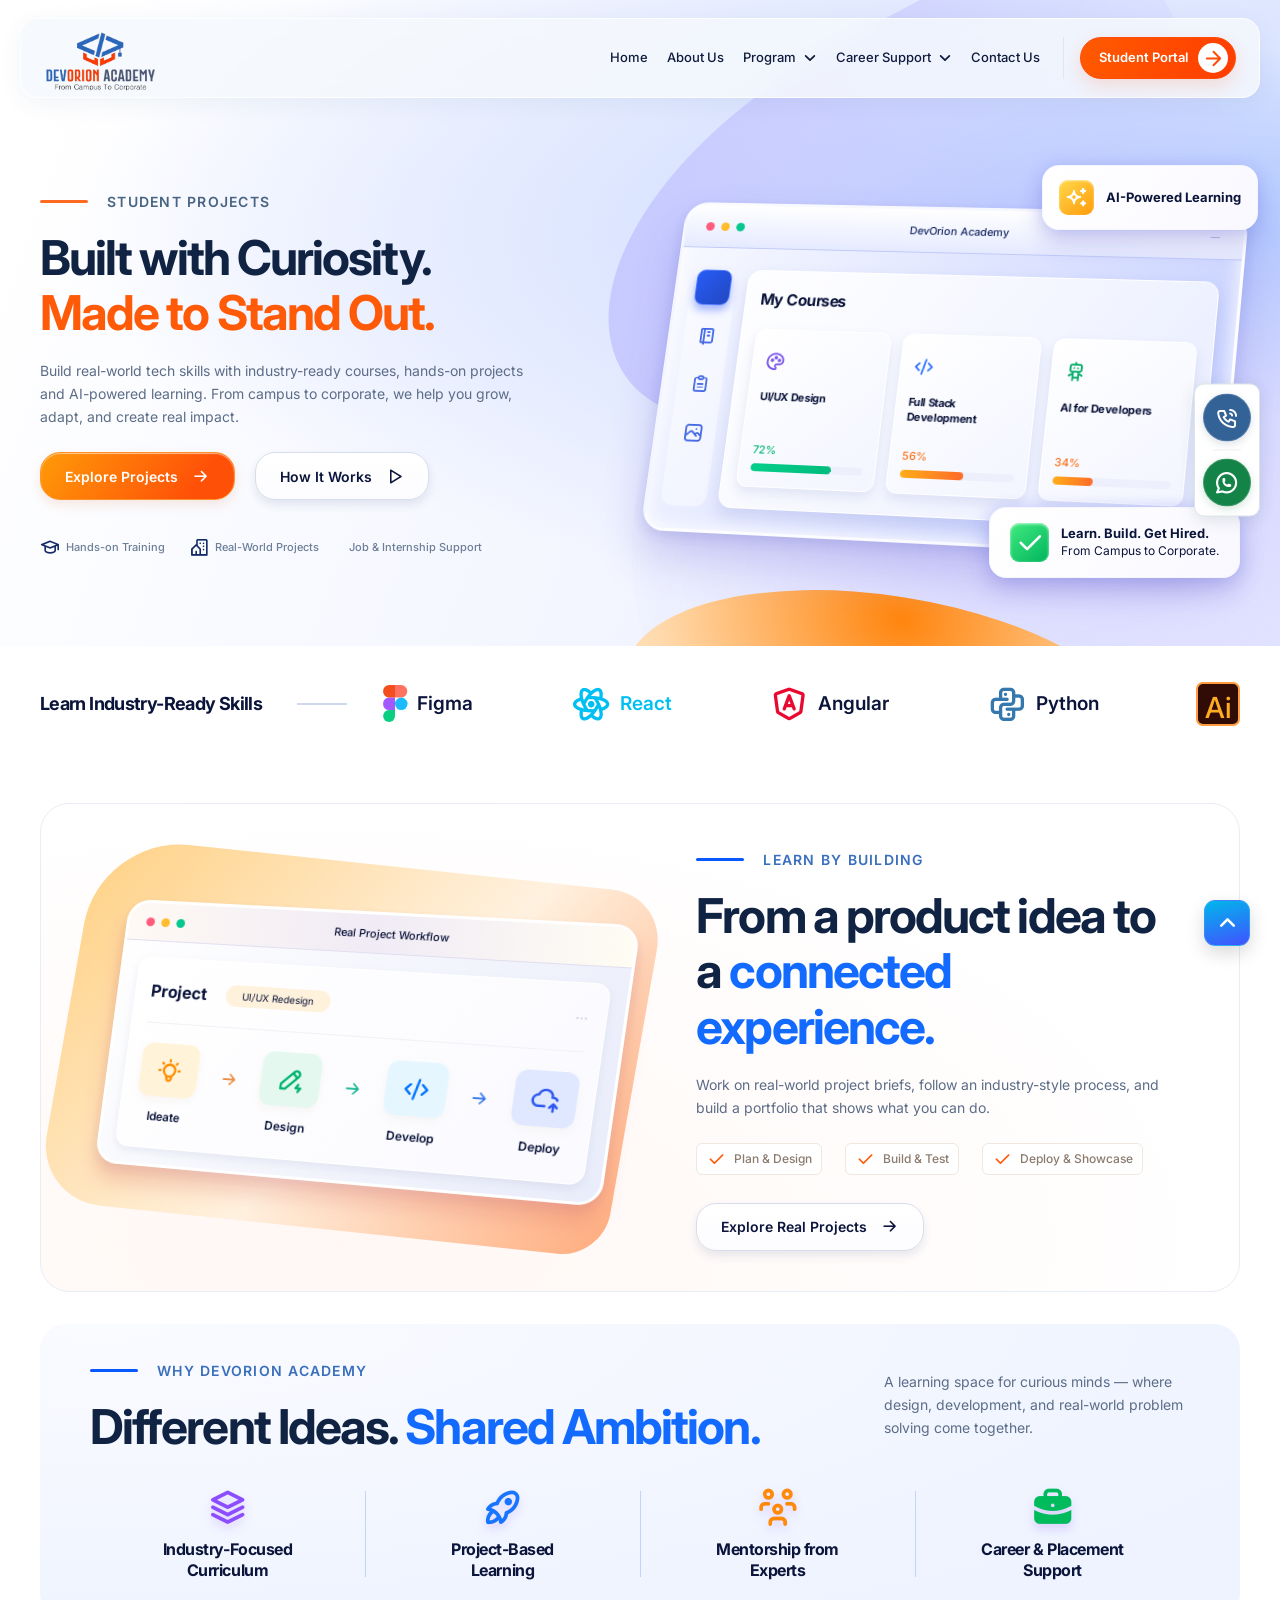
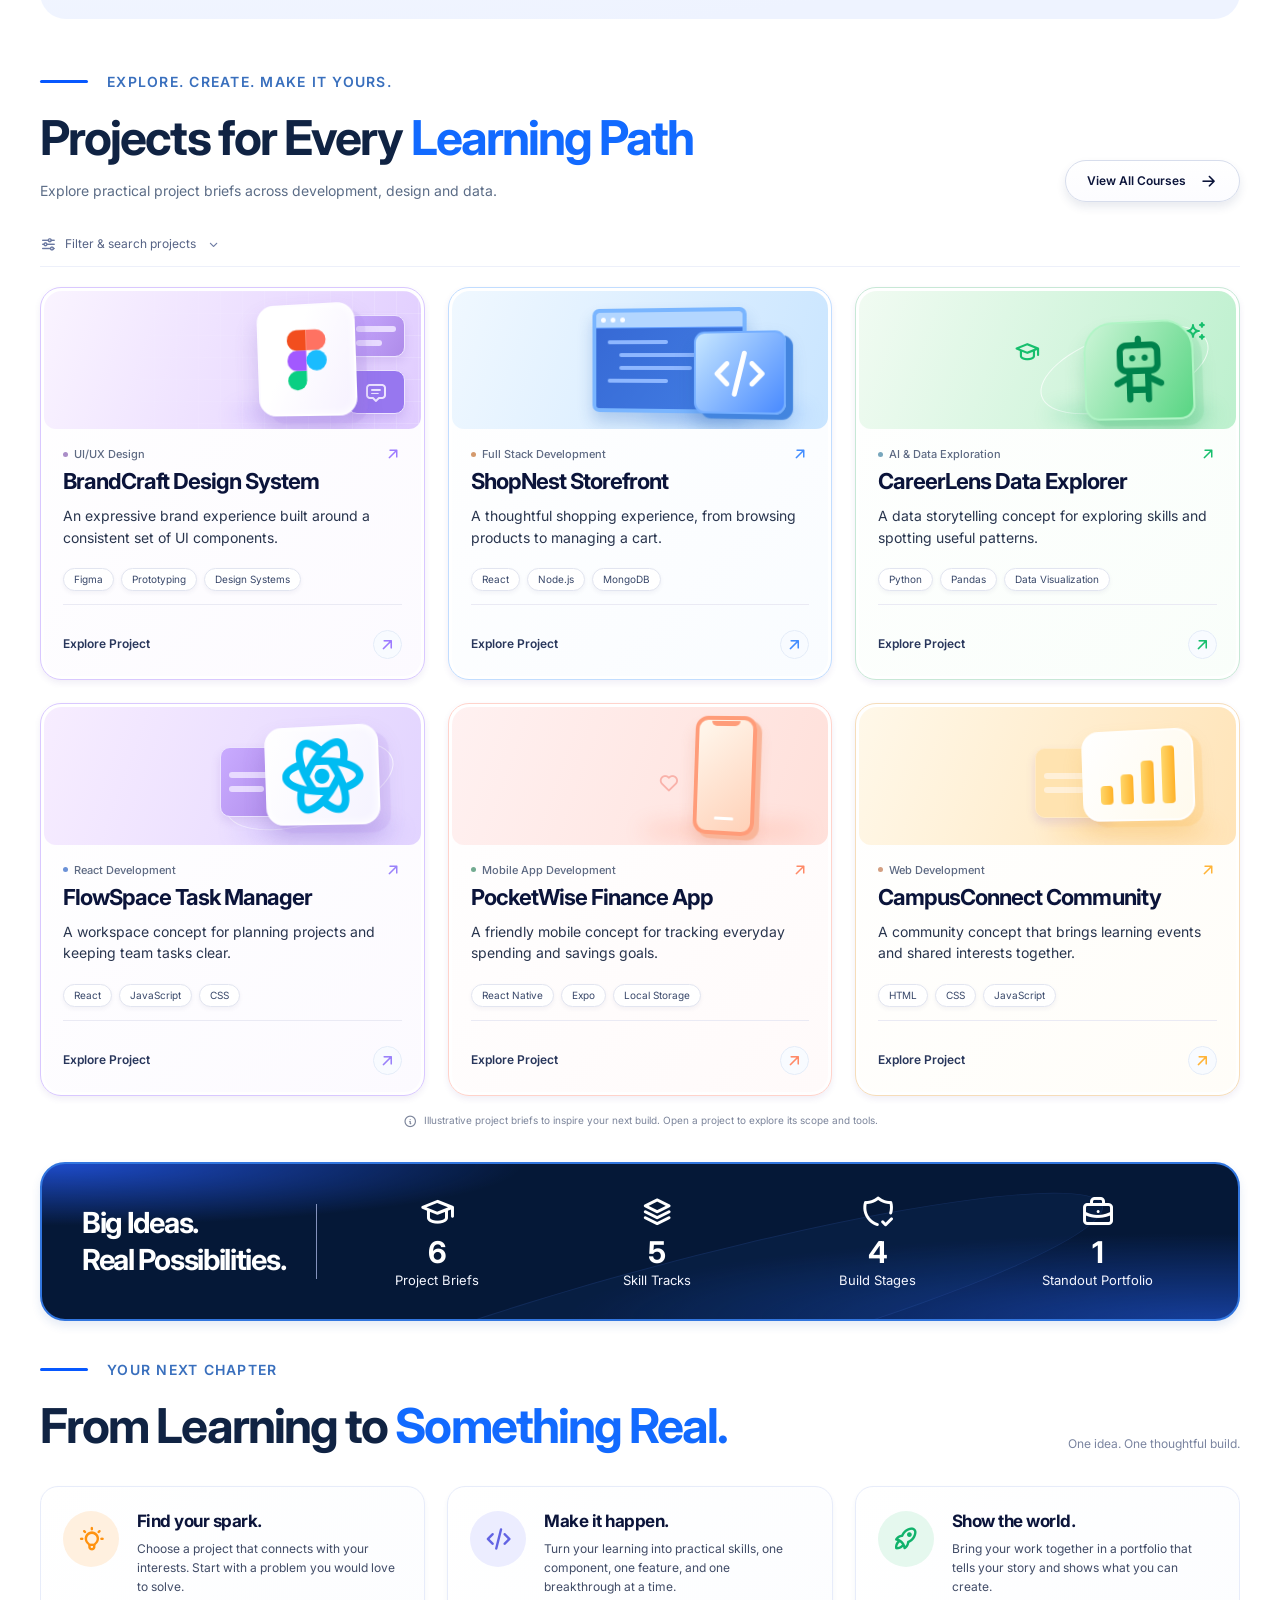
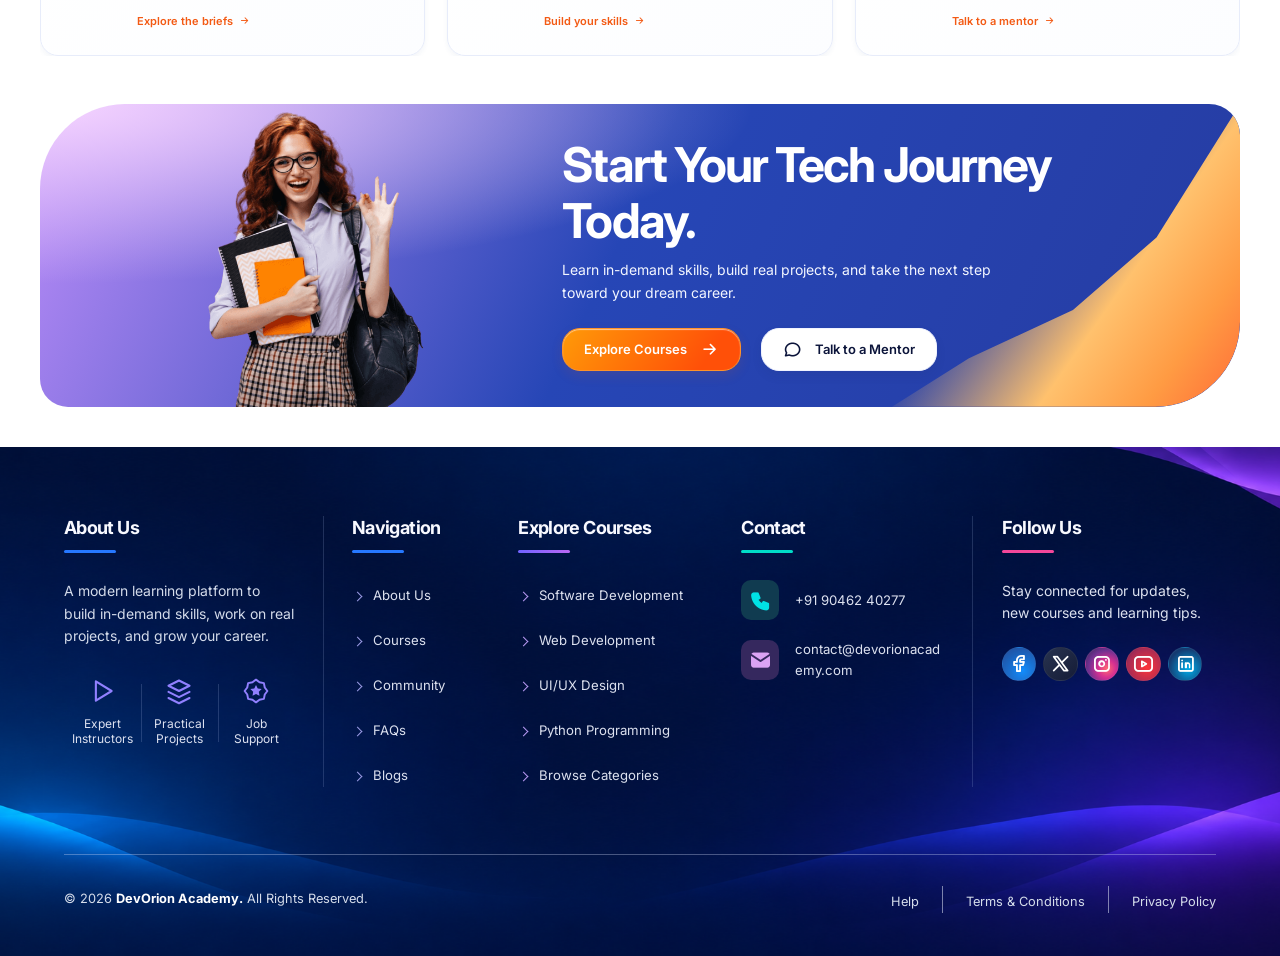
<file: student-projects.html>
<!doctype html>
<html lang="en">
<head>
    <meta charset="UTF-8">
    <meta name="viewport" content="width=device-width, initial-scale=1.0">
    <meta name="description" content="Built with curiosity. Made to stand out. Explore hands-on project briefs in development, design and data at DevOrion Academy.">
    <title>Student Projects | DevOrion Academy</title>
    <link rel="icon" href="assets/images/fav-1.png" type="image/png">
    <link rel="stylesheet" href="assets/css/style.min.css">
    <link rel="stylesheet" href="assets/css/custom.css">
    <link rel="stylesheet" href="assets/css/brand-theme.css">
    <link rel="stylesheet" href="assets/css/header.css">
    <link rel="stylesheet" href="assets/css/footer.css">
    <link rel="stylesheet" href="assets/css/quick-contact.css">
    <link rel="stylesheet" href="assets/css/student-projects.css">
    <link rel="stylesheet" href="assets/css/typography.css">
    <link rel="stylesheet" href="assets/css/page-loader.css">
    <script src="assets/js/header.js" defer></script>
    <script src="assets/js/student-projects.js" defer></script>
</head>
<body class="projects-page">
<div id="site-loader" class="site-loader" role="status" aria-live="polite" hidden>
        <div class="site-loader__content">
            <div class="site-loader__visual" aria-hidden="true"><span class="site-loader__orbit"></span><span class="site-loader__mark"><svg viewBox="0 0 64 64" fill="none"><path d="M22 19 9 32l13 13M42 19l13 13-13 13" stroke="#e8f2ff" stroke-width="4" stroke-linecap="round" stroke-linejoin="round"/><path d="m37 14-10 36" stroke="#ff9b61" stroke-width="4" stroke-linecap="round"/></svg></span></div>
            <span class="site-loader__brand">Devorion <span>Academy</span></span>
            <span class="site-loader__tagline">From Campus To Corporate</span>
            <div class="site-loader__progress" aria-hidden="true"></div>
            <span class="site-loader__status">Preparing your learning experience</span>
        </div>
    </div>
    <script src="assets/js/page-loader.js"></script>
<a class="projects-skip-link" href="#projects-main">Skip to Student Projects</a>
<button type="button" class="scrollToTop d-center" aria-label="Back to top"><svg viewBox="0 0 24 24" fill="none" aria-hidden="true"><path d="m6 14 6-6 6 6" stroke="currentColor" stroke-width="2.5" stroke-linecap="round" stroke-linejoin="round"/></svg></button>
<header class="header-section header-scrollfixed academy-header">
        <div class="one__header academy-header__bar">
            <nav class="academy-nav" aria-label="Main navigation">
                <a href="index.html" class="header-logo" aria-label="Devorion Academy home">
                    <img src="assets/images/logo-dev1.png" alt="Devorion Academy" width="641" height="366">
                </a>
                <button class="academy-nav__toggle" type="button" aria-label="Open navigation" aria-expanded="false" aria-controls="academy-primary-menu">
                    <svg class="academy-nav__menu-icon" viewBox="0 0 24 24" fill="none" aria-hidden="true"><path d="M4 6H20M4 12H20M4 18H20" stroke="currentColor" stroke-width="2" stroke-linecap="round"/></svg>
                    <svg class="academy-nav__close-icon" viewBox="0 0 24 24" fill="none" aria-hidden="true"><path d="M6 6L18 18M18 6L6 18" stroke="currentColor" stroke-width="2" stroke-linecap="round"/></svg>
                </button>
                <div id="academy-primary-menu" class="academy-nav__content">
                    <ul class="academy-nav__links">
                        <li><a class="academy-nav__link" href="index.html">Home</a></li>
                        <li><a class="academy-nav__link" href="about.html">About Us</a></li>
                        <li>
                            <details class="academy-nav__dropdown">
                                <summary class="academy-nav__link">Program <svg class="academy-nav__chevron" viewBox="0 0 16 16" fill="none" aria-hidden="true"><path d="M3 5.5L8 10.5L13 5.5" stroke="currentColor" stroke-width="2" stroke-linecap="round" stroke-linejoin="round"/></svg></summary>
                                <ul class="academy-nav__submenu">
                                    <li><a href="index.html#courses">Explore All Courses</a></li>
                                    <li><a href="index.html#course-software">Software Development</a></li>
                                    <li><a href="index.html#course-web">Web Development</a></li>
                                    <li><a href="index.html#course-ux">UI/UX Design</a></li>
                                    <li><a href="index.html#course-python">Python Programming</a></li>
                                    <li><a href="index.html#course-design">Web Design</a></li>
                                    <li><a href="index.html#course-react">React Development</a></li>
                                </ul>
                            </details>
                        </li>
                        <li>
                            <details class="academy-nav__dropdown">
                                <summary class="academy-nav__link">Career Support <svg class="academy-nav__chevron" viewBox="0 0 16 16" fill="none" aria-hidden="true"><path d="M3 5.5L8 10.5L13 5.5" stroke="currentColor" stroke-width="2" stroke-linecap="round" stroke-linejoin="round"/></svg></summary>
                                <ul class="academy-nav__submenu">
                                    <li><a href="index.html#learning-paths">Find Your Learning Path</a></li>
                                    <li><a href="index.html#mock-interviews">Mock Interviews</a></li>
                                    <li><a href="index.html#career-counseling">Career Counseling</a></li>
                                    <li><a href="contact.html#contact-form">Speak to an Advisor</a></li>
                                </ul>
                            </details>
                        </li>
                        <!-- <li><a class="academy-nav__link" href="student-projects.html" aria-current="page">Student Projects</a></li> -->
                        <li><a class="academy-nav__link" href="contact.html">Contact Us</a></li>
                    </ul>
                    <div class="academy-nav__actions">
                        <a class="academy-nav__enquire" href="contact.html#contact-form">Student Portal <span class="academy-nav__enquire-icon" aria-hidden="true"><svg viewBox="0 0 24 24" fill="none"><path d="M5 12H19M12 5L19 12L12 19" stroke="currentColor" stroke-width="2" stroke-linecap="round" stroke-linejoin="round"/></svg></span></a>
                    </div>
                </div>
            </nav>
        </div>
    </header>
<main id="projects-main" class="academy-projects">
    <section class="projects-hero" aria-labelledby="projects-page-title">
        <div class="projects-hero__wave" aria-hidden="true"></div>
        <div class="projects-container projects-hero__grid">
            <div class="projects-hero__copy">
                <span class="projects-eyebrow projects-hero__eyebrow section-label">Student Projects</span>
                <h1 id="projects-page-title" class="section-heading">Built with Curiosity.<br><span>Made to Stand Out.</span></h1>
                <p class="projects-section-description">Build real-world tech skills with industry-ready courses, hands-on projects and AI-powered learning. From campus to corporate, we help you grow, adapt, and create real impact.</p>
                <div class="projects-hero__actions"><a class="projects-button" href="#project-gallery">Explore Projects <i class="ti ti-arrow-right" aria-hidden="true"></i></a><button class="projects-button projects-button--outline" type="button" data-open-intro aria-haspopup="dialog" aria-controls="projects-intro">How It Works <i class="ti ti-player-play" aria-hidden="true"></i></button></div>
                <ul class="projects-hero__values"><li><i class="ti ti-school" aria-hidden="true"></i>Hands-on Training</li><li><i class="ti ti-building-community" aria-hidden="true"></i>Real-World Projects</li><li><i class="ti ti-chart-bar-popular" aria-hidden="true"></i>Job &amp; Internship Support</li></ul>
            </div>
            <div class="projects-dashboard" aria-label="Illustration of a DevOrion Academy learning dashboard">
                <div class="dashboard-float dashboard-float--ai"><span><i class="ti ti-sparkles" aria-hidden="true"></i></span><strong>AI-Powered Learning</strong></div>
                <div class="dashboard-window">
                    <div class="dashboard-window__bar"><div class="window-dots"><b></b><b></b><b></b></div><span>DevOrion Academy</span><i class="ti ti-minus" aria-hidden="true"></i></div>
                    <div class="dashboard-window__body"><div class="dashboard-sidebar" aria-hidden="true"><i class="ti ti-home-filled"></i><i class="ti ti-notebook"></i><i class="ti ti-clipboard-text"></i><i class="ti ti-photo"></i></div><div class="dashboard-courses"><h2>My Courses</h2><div class="dashboard-courses__grid"><div class="dashboard-course dashboard-course--design"><span class="dashboard-course__icon"><i class="ti ti-palette" aria-hidden="true"></i></span><h3>UI/UX Design</h3><div><span>72%</span><span class="dashboard-progress"><b style="width:72%"></b></span></div></div><div class="dashboard-course dashboard-course--code"><span class="dashboard-course__icon"><i class="ti ti-code" aria-hidden="true"></i></span><h3>Full Stack<br>Development</h3><div><span>56%</span><span class="dashboard-progress"><b style="width:56%"></b></span></div></div><div class="dashboard-course dashboard-course--ai"><span class="dashboard-course__icon"><i class="ti ti-robot" aria-hidden="true"></i></span><h3>AI for Developers</h3><div><span>34%</span><span class="dashboard-progress"><b style="width:34%"></b></span></div></div></div></div></div>
                </div>
                <div class="dashboard-float dashboard-float--success"><span><i class="ti ti-check" aria-hidden="true"></i></span><div><strong>Learn. Build. Get Hired.</strong><small>From Campus to Corporate.</small></div></div>
            </div>
        </div>
    </section>
    <section class="projects-skills projects-container" aria-label="Tools you can build with"><h2>Learn Industry-Ready Skills</h2><span class="projects-skills__line" aria-hidden="true"></span><ul><li><svg class="figma-mark" viewBox="0 0 38 56" aria-hidden="true"><path d="M10 56a9 9 0 0 0 9-9v-9h-9a9 9 0 0 0 0 18Z" fill="#0acf83"/><path d="M1 28a9 9 0 0 1 9-9h9v19h-9a9 9 0 0 1-9-10Z" fill="#a259ff"/><path d="M1 9a9 9 0 0 1 9-9h9v19h-9a9 9 0 0 1-9-10Z" fill="#f24e1e"/><path d="M19 0h9a9.5 9.5 0 0 1 0 19h-9Z" fill="#ff7262"/><circle cx="28.5" cy="28.5" r="9.5" fill="#1abcfe"/></svg><strong>Figma</strong></li><li class="skill-react"><i class="ti ti-brand-react" aria-hidden="true"></i><strong>React</strong></li><li class="skill-angular"><i class="ti ti-brand-angular" aria-hidden="true"></i><strong>Angular</strong></li><li class="skill-python"><i class="ti ti-brand-python" aria-hidden="true"></i><strong>Python</strong></li><li><span class="skill-ai" aria-label="AI">Ai</span></li></ul></section>
    <section class="projects-spotlight projects-container" aria-labelledby="project-spotlight-title">
        <div class="projects-workflow" aria-hidden="true"><div class="workflow-window"><div class="workflow-window__bar"><div class="window-dots"><b></b><b></b><b></b></div><span>Real Project Workflow</span></div><div class="workflow-window__body"><div class="workflow-window__heading"><strong>Project</strong><span>UI/UX Redesign</span><i class="ti ti-dots"></i></div><div class="workflow-steps"><div><span><i class="ti ti-bulb"></i></span><b>Ideate</b></div><i class="ti ti-arrow-right"></i><div><span><i class="ti ti-pencil-bolt"></i></span><b>Design</b></div><i class="ti ti-arrow-right"></i><div><span><i class="ti ti-code"></i></span><b>Develop</b></div><i class="ti ti-arrow-right"></i><div><span><i class="ti ti-cloud-up"></i></span><b>Deploy</b></div></div></div></div></div>
        <div class="projects-spotlight__copy"><span class="projects-eyebrow section-label">Learn by Building</span><h2 id="project-spotlight-title" class="section-heading">From a product idea to a <em class="projects-heading-accent">connected experience.</em></h2><p class="projects-section-description">Work on real-world project briefs, follow an industry-style process, and build a portfolio that shows what you can do.</p><ul class="projects-spotlight__skills"><li><i class="ti ti-check" aria-hidden="true"></i>Plan &amp; Design</li><li><i class="ti ti-check" aria-hidden="true"></i>Build &amp; Test</li><li><i class="ti ti-check" aria-hidden="true"></i>Deploy &amp; Showcase</li></ul><a class="projects-button projects-button--outline" href="#project-gallery">Explore Real Projects <i class="ti ti-arrow-right" aria-hidden="true"></i></a></div>
    </section>
    <section class="projects-why projects-container" aria-labelledby="projects-why-title"><div class="projects-why__heading"><div><span class="projects-eyebrow section-label">Why DevOrion Academy</span><h2 id="projects-why-title" class="section-heading">Different Ideas. <em class="projects-heading-accent">Shared Ambition.</em></h2></div><p class="projects-section-description">A learning space for curious minds &mdash; where design, development, and real-world problem solving come together.</p></div><ul class="projects-benefits"><li><i class="ti ti-stack-2" aria-hidden="true"></i><h3>Industry-Focused<br>Curriculum</h3></li><li><i class="ti ti-rocket" aria-hidden="true"></i><h3>Project-Based<br>Learning</h3></li><li><i class="ti ti-users-group" aria-hidden="true"></i><h3>Mentorship from<br>Experts</h3></li><li><i class="ti ti-briefcase-filled" aria-hidden="true"></i><h3>Career &amp; Placement<br>Support</h3></li></ul></section>
    <section id="project-gallery" class="projects-gallery projects-container" aria-labelledby="project-gallery-title"><div class="projects-section-heading"><div><span class="projects-eyebrow section-label">Explore. Create. Make It Yours.</span><h2 id="project-gallery-title" class="section-heading">Projects for Every <em class="projects-heading-accent">Learning Path</em></h2><p class="projects-section-description">Explore practical project briefs across development, design and data.</p></div><a class="projects-button projects-button--outline projects-button--small" href="index.html#courses">View All Courses <i class="ti ti-arrow-right" aria-hidden="true"></i></a></div>
<details class="projects-filter-panel"><summary><i class="ti ti-adjustments-horizontal" aria-hidden="true"></i> Filter &amp; search projects <i class="ti ti-chevron-down" aria-hidden="true"></i></summary><div id="project-controls" class="projects-controls" hidden><div class="projects-filters" role="group" aria-label="Filter projects by category"><button class="projects-filter" type="button" data-project-filter="all" aria-pressed="true">All Projects<span>6</span></button><button class="projects-filter" type="button" data-project-filter="web" aria-pressed="false">Web Development<span>2</span></button><button class="projects-filter" type="button" data-project-filter="fullstack" aria-pressed="false">Full Stack<span>1</span></button><button class="projects-filter" type="button" data-project-filter="design" aria-pressed="false">UI/UX Design<span>1</span></button><button class="projects-filter" type="button" data-project-filter="mobile" aria-pressed="false">App Development<span>1</span></button><button class="projects-filter" type="button" data-project-filter="data" aria-pressed="false">AI & Data<span>1</span></button></div><div class="projects-search"><label class="projects-sr-only" for="project-search">Search project titles, skills or tools</label><i class="ti ti-search" aria-hidden="true"></i><input id="project-search" type="search" placeholder="Search projects, skills or tools..." autocomplete="off"></div><div class="projects-sort"><label for="project-sort">Sort by</label><select id="project-sort"><option value="featured">Featured order</option><option value="title">Project title: A &ndash; Z</option></select></div></div></details>
<p id="project-results" class="projects-sr-only" role="status" aria-live="polite" aria-atomic="true">Showing 6 project briefs</p><div id="project-grid" class="project-grid"><article id="project-brandcraft" class="project-card project-card--design" data-category="design" data-search="BrandCraft Design System UI/UX Design An expressive brand experience built around a consistent set of UI components. Figma Prototyping Design Systems" data-course="index.html#course-ux" style="--project-accent:#aa8dc8">
    <div class="project-card__art"><div class="project-illustration project-illustration--design" aria-hidden="true"><div class="art-grid"></div><div class="art-mini art-mini--one"><span></span><span></span></div><div class="art-tile"><svg class="figma-mark" viewBox="0 0 38 56" aria-hidden="true"><path d="M10 56a9 9 0 0 0 9-9v-9h-9a9 9 0 0 0 0 18Z" fill="#0acf83"/><path d="M1 28a9 9 0 0 1 9-9h9v19h-9a9 9 0 0 1-9-10Z" fill="#a259ff"/><path d="M1 9a9 9 0 0 1 9-9h9v19h-9a9 9 0 0 1-9-10Z" fill="#f24e1e"/><path d="M19 0h9a9.5 9.5 0 0 1 0 19h-9Z" fill="#ff7262"/><circle cx="28.5" cy="28.5" r="9.5" fill="#1abcfe"/></svg></div><div class="art-mini art-mini--two"><i class="ti ti-message-2"></i></div></div></div>
    <template class="project-detail-preview"><div class="project-preview project-preview--brandcraft" aria-hidden="true"><div class="preview-app"><div class="preview-app__top"><strong class="preview-app__brand">brandcraft</strong><small>Studio &nbsp; Work &nbsp; Contact</small></div><div class="preview-design"><div class="preview-design__copy"><span>THINK. SHAPE. CREATE.</span><strong>Good design.<br>Great stories.</strong><b></b></div><div class="preview-design__shape"><i class="ti ti-sparkles"></i></div></div><div class="preview-palette"><b></b><b></b><b></b><b></b></div></div></div></template>
    <div class="project-card__body"><div class="project-card__category"><span>UI/UX Design</span><i class="ti ti-arrow-up-right" aria-hidden="true"></i></div><h3>BrandCraft Design System</h3><p class="project-card__summary">An expressive brand experience built around a consistent set of UI components.</p><ul class="project-tech" aria-label="Project tools"><li>Figma</li><li>Prototyping</li><li>Design Systems</li></ul>
    <details class="project-card__details"><summary data-view-project="brandcraft">Explore Project<i class="ti ti-arrow-up-right" aria-hidden="true"></i></summary><div class="project-brief"><p>A UI/UX design brief that takes a creative studio from discovery to an interactive prototype. Explore visual identity, user flows and a flexible component library that supports a consistent experience.</p><h3>What the project explores</h3><ul><li><i class="ti ti-check" aria-hidden="true"></i><span>Map user goals and define the site information structure.</span></li><li><i class="ti ti-check" aria-hidden="true"></i><span>Create wireframes and a coherent visual direction.</span></li><li><i class="ti ti-check" aria-hidden="true"></i><span>Build reusable components, tokens and interaction states.</span></li><li><i class="ti ti-check" aria-hidden="true"></i><span>Connect the screens in an accessible, responsive prototype.</span></li></ul><p class="project-brief__note">An illustrative learning brief. The interface preview is a concept.</p></div></details></div>
</article>
<article id="project-shopnest" class="project-card project-card--code" data-category="fullstack" data-search="ShopNest Storefront Full Stack A thoughtful shopping experience, from browsing products to managing a cart. React Node.js MongoDB" data-course="full-stack-web-development.html" style="--project-accent:#d49a6d">
    <div class="project-card__art"><div class="project-illustration project-illustration--code" aria-hidden="true"><div class="art-browser"><div class="art-browser__dots"><b></b><b></b><b></b></div><div class="art-code-lines"><span></span><span></span><span></span><span></span></div></div><div class="art-tile"><i class="ti ti-code"></i></div></div></div>
    <template class="project-detail-preview"><div class="project-preview project-preview--shopnest" aria-hidden="true"><div class="preview-app"><div class="preview-app__top"><strong class="preview-app__brand">shopnest.</strong><small>Home &nbsp; Collection &nbsp; Bag</small></div><div class="preview-app__body"><div class="preview-shop__banner">A LITTLE MORE YOU.<strong>Find your everyday favorites.</strong></div><div class="preview-products"><div class="preview-product"><div class="preview-product__object"><i class="ti ti-lamp"></i></div><b>Everyday essentials</b><span></span></div><div class="preview-product"><div class="preview-product__object"><i class="ti ti-plant"></i></div><b>Thoughtful details</b><span></span></div><div class="preview-product"><div class="preview-product__object"><i class="ti ti-headphones"></i></div><b>Made for your desk</b><span></span></div></div></div></div></div></template>
    <div class="project-card__body"><div class="project-card__category"><span>Full Stack Development</span><i class="ti ti-arrow-up-right" aria-hidden="true"></i></div><h3>ShopNest Storefront</h3><p class="project-card__summary">A thoughtful shopping experience, from browsing products to managing a cart.</p><ul class="project-tech" aria-label="Project tools"><li>React</li><li>Node.js</li><li>MongoDB</li></ul>
    <details class="project-card__details"><summary data-view-project="shopnest">Explore Project<i class="ti ti-arrow-up-right" aria-hidden="true"></i></summary><div class="project-brief"><p>A full stack capstone brief that connects a product catalog, customer accounts and a shopping cart. The focus is on bringing frontend design, backend APIs and a database together in one coherent experience.</p><h3>What the project explores</h3><ul><li><i class="ti ti-check" aria-hidden="true"></i><span>Build a searchable product catalog with category filters.</span></li><li><i class="ti ti-check" aria-hidden="true"></i><span>Connect account flows to a backend API.</span></li><li><i class="ti ti-check" aria-hidden="true"></i><span>Manage cart state and product data across the application.</span></li><li><i class="ti ti-check" aria-hidden="true"></i><span>Design order summaries and a clear, responsive interface.</span></li></ul><p class="project-brief__note">An illustrative learning brief. The interface preview is a concept.</p></div></details></div>
</article>
<article id="project-careerlens" class="project-card project-card--ai" data-category="data" data-search="CareerLens Data Explorer AI &amp; Data A data storytelling concept for exploring skills and spotting useful patterns. Python Pandas Data Visualization" data-course="index.html#course-python" style="--project-accent:#78a7bd">
    <div class="project-card__art"><div class="project-illustration project-illustration--ai" aria-hidden="true"><span class="art-float art-float--one"><i class="ti ti-school"></i></span><div class="art-tile"><i class="ti ti-robot"></i></div><span class="art-float art-float--two"><i class="ti ti-sparkles"></i></span><div class="art-orbit"></div></div></div>
    <template class="project-detail-preview"><div class="project-preview project-preview--careerlens" aria-hidden="true"><div class="preview-app"><div class="preview-app__top"><strong class="preview-app__brand">careerlens</strong><small>Sample dataset &nbsp; &bull; &nbsp; Insights</small></div><div class="preview-app__body"><div class="preview-app__heading">Explore skills. Find patterns.</div><div class="preview-metrics"><span>SKILLS<b>Discover</b></span><span>TRENDS<b>Explore</b></span><span>INSIGHTS<b>Compare</b></span></div><div class="preview-chart"><b style="--bar-height:35%"></b><b style="--bar-height:60%"></b><b style="--bar-height:44%"></b><b style="--bar-height:78%"></b><b style="--bar-height:56%"></b><b style="--bar-height:90%"></b><b style="--bar-height:70%"></b></div></div></div></div></template>
    <div class="project-card__body"><div class="project-card__category"><span>AI & Data Exploration</span><i class="ti ti-arrow-up-right" aria-hidden="true"></i></div><h3>CareerLens Data Explorer</h3><p class="project-card__summary">A data storytelling concept for exploring skills and spotting useful patterns.</p><ul class="project-tech" aria-label="Project tools"><li>Python</li><li>Pandas</li><li>Data Visualization</li></ul>
    <details class="project-card__details"><summary data-view-project="careerlens">Explore Project<i class="ti ti-arrow-up-right" aria-hidden="true"></i></summary><div class="project-brief"><p>An exploratory data project brief using a sample dataset. Practice turning messy information into clear visual stories, with useful filters and transparent explanations of what each view represents.</p><h3>What the project explores</h3><ul><li><i class="ti ti-check" aria-hidden="true"></i><span>Clean and organize an example skills dataset.</span></li><li><i class="ti ti-check" aria-hidden="true"></i><span>Explore patterns with descriptive analysis.</span></li><li><i class="ti ti-check" aria-hidden="true"></i><span>Create readable charts and interactive filters.</span></li><li><i class="ti ti-check" aria-hidden="true"></i><span>Document assumptions, limitations and key findings.</span></li></ul><p class="project-brief__note">An illustrative learning brief. The interface preview is a concept.</p></div></details></div>
</article>
<article id="project-flowspace" class="project-card project-card--react" data-category="web" data-search="FlowSpace Task Manager Web Development A workspace concept for planning projects and keeping team tasks clear. React JavaScript CSS" data-course="full-stack-web-development.html" style="--project-accent:#6c92d7">
    <div class="project-card__art"><div class="project-illustration project-illustration--react" aria-hidden="true"><div class="art-mini art-mini--one"><span></span><span></span></div><div class="art-tile"><i class="ti ti-brand-react" aria-hidden="true"></i></div><div class="art-orbit"></div></div></div>
    <template class="project-detail-preview"><div class="project-preview project-preview--flowspace" aria-hidden="true"><div class="preview-app"><div class="preview-app__top"><strong class="preview-app__brand">flowspace</strong><small>Overview &nbsp; Projects &nbsp; Account</small></div><div class="preview-app__body"><div class="preview-app__heading">Your ideas, moving forward.</div><div class="preview-board"><div class="preview-board__column"><strong>TO DO</strong><div class="preview-task"><span></span><b>Map the user journey</b><small>&bull; &bull; &bull;</small></div><div class="preview-task"><span></span><b>Plan the components</b><small>&bull; &bull; &bull;</small></div></div><div class="preview-board__column"><strong>IN PROGRESS</strong><div class="preview-task"><span></span><b>Build the dashboard</b><small>&bull; &bull; &bull;</small></div></div><div class="preview-board__column"><strong>DONE</strong><div class="preview-task"><span></span><b>Define the project brief</b><small>&bull; &bull; &bull;</small></div><div class="preview-task"><span></span><b>Create the wireframes</b><small>&bull; &bull; &bull;</small></div></div></div></div></div></div></template>
    <div class="project-card__body"><div class="project-card__category"><span>React Development</span><i class="ti ti-arrow-up-right" aria-hidden="true"></i></div><h3>FlowSpace Task Manager</h3><p class="project-card__summary">A workspace concept for planning projects and keeping team tasks clear.</p><ul class="project-tech" aria-label="Project tools"><li>React</li><li>JavaScript</li><li>CSS</li></ul>
    <details class="project-card__details"><summary data-view-project="flowspace">Explore Project<i class="ti ti-arrow-up-right" aria-hidden="true"></i></summary><div class="project-brief"><p>A practical web development brief for turning an everyday planning problem into an approachable team workspace. Explore how a clear interface helps people organize tasks and see what comes next.</p><h3>What the project explores</h3><ul><li><i class="ti ti-check" aria-hidden="true"></i><span>Design a responsive task board with clear project stages.</span></li><li><i class="ti ti-check" aria-hidden="true"></i><span>Create, edit and organize tasks using reusable components.</span></li><li><i class="ti ti-check" aria-hidden="true"></i><span>Add useful search, labels and priority states.</span></li><li><i class="ti ti-check" aria-hidden="true"></i><span>Practice accessible forms and persistent local state.</span></li></ul><p class="project-brief__note">An illustrative learning brief. The interface preview is a concept.</p></div></details></div>
</article>
<article id="project-pocketwise" class="project-card project-card--mobile" data-category="mobile" data-search="PocketWise Finance App App Development A friendly mobile concept for tracking everyday spending and savings goals. React Native Expo Local Storage" data-course="software-development.html#software-courses" style="--project-accent:#73ab91">
    <div class="project-card__art"><div class="project-illustration project-illustration--mobile" aria-hidden="true"><div class="art-phone"><b></b><i class="ti ti-message-filled"></i><span></span></div><div class="art-float art-float--two"><i class="ti ti-heart"></i></div></div></div>
    <template class="project-detail-preview"><div class="project-preview project-preview--pocketwise" aria-hidden="true"><div class="preview-phone"><strong>pocketwise</strong><div class="preview-phone__balance">MONTHLY PLAN<b>On track.</b></div><div class="preview-phone__row"><i class="ti ti-shopping-bag"></i><span></span></div><div class="preview-phone__row"><i class="ti ti-coffee"></i><span></span></div><div class="preview-phone__row"><i class="ti ti-bus"></i><span></span></div></div><div class="preview-wallet-note"><i class="ti ti-circle-check"></i>Small steps. Better habits.</div></div></template>
    <div class="project-card__body"><div class="project-card__category"><span>Mobile App Development</span><i class="ti ti-arrow-up-right" aria-hidden="true"></i></div><h3>PocketWise Finance App</h3><p class="project-card__summary">A friendly mobile concept for tracking everyday spending and savings goals.</p><ul class="project-tech" aria-label="Project tools"><li>React Native</li><li>Expo</li><li>Local Storage</li></ul>
    <details class="project-card__details"><summary data-view-project="pocketwise">Explore Project<i class="ti ti-arrow-up-right" aria-hidden="true"></i></summary><div class="project-brief"><p>A mobile app brief for making personal budgeting feel simple and approachable. Use example transactions to explore mobile navigation, readable summaries and useful everyday interactions.</p><h3>What the project explores</h3><ul><li><i class="ti ti-check" aria-hidden="true"></i><span>Design mobile screens for expenses and savings goals.</span></li><li><i class="ti ti-check" aria-hidden="true"></i><span>Group example transactions into understandable categories.</span></li><li><i class="ti ti-check" aria-hidden="true"></i><span>Build clear budget summaries and progress indicators.</span></li><li><i class="ti ti-check" aria-hidden="true"></i><span>Practice local storage, navigation and empty states.</span></li></ul><p class="project-brief__note">An illustrative learning brief. The interface preview is a concept.</p></div></details></div>
</article>
<article id="project-campusconnect" class="project-card project-card--data" data-category="web" data-search="CampusConnect Community Web Development A community concept that brings learning events and shared interests together. HTML CSS JavaScript" data-course="software-development.html#software-courses" style="--project-accent:#d39f82">
    <div class="project-card__art"><div class="project-illustration project-illustration--data" aria-hidden="true"><div class="art-mini art-mini--one"><span></span><span></span></div><div class="art-tile"><div class="art-bars"><b></b><b></b><b></b><b></b></div></div></div></div>
    <template class="project-detail-preview"><div class="project-preview project-preview--campusconnect" aria-hidden="true"><div class="preview-app"><div class="preview-app__top"><strong class="preview-app__brand">campusconnect</strong><small>Discover &nbsp; Events &nbsp; Community</small></div><div class="preview-community"><div class="preview-community__welcome"><strong>Find your people.</strong>A little curiosity goes a long way.</div><div class="preview-events"><div class="preview-event"><i class="ti ti-code"></i><div><b>Weekend Build Club</b><small>LEARN TOGETHER</small></div></div><div class="preview-event"><i class="ti ti-palette"></i><div><b>Design Jam</b><small>SHARE YOUR IDEAS</small></div></div></div></div></div></div></template>
    <div class="project-card__body"><div class="project-card__category"><span>Web Development</span><i class="ti ti-arrow-up-right" aria-hidden="true"></i></div><h3>CampusConnect Community</h3><p class="project-card__summary">A community concept that brings learning events and shared interests together.</p><ul class="project-tech" aria-label="Project tools"><li>HTML</li><li>CSS</li><li>JavaScript</li></ul>
    <details class="project-card__details"><summary data-view-project="campusconnect">Explore Project<i class="ti ti-arrow-up-right" aria-hidden="true"></i></summary><div class="project-brief"><p>A responsive community website brief for helping learners discover activities and connect around common interests. Focus on clear information, useful event details and intuitive browsing.</p><h3>What the project explores</h3><ul><li><i class="ti ti-check" aria-hidden="true"></i><span>Build responsive event and community listing pages.</span></li><li><i class="ti ti-check" aria-hidden="true"></i><span>Add category filters and keyword search.</span></li><li><i class="ti ti-check" aria-hidden="true"></i><span>Create clear event details and accessible enquiry forms.</span></li><li><i class="ti ti-check" aria-hidden="true"></i><span>Design helpful empty states and mobile navigation.</span></li></ul><p class="project-brief__note">An illustrative learning brief. The interface preview is a concept.</p></div></details></div>
</article></div><div id="project-empty" class="projects-empty" hidden><i class="ti ti-search" aria-hidden="true"></i><h3>No matching projects</h3><p>Try another keyword or explore the full collection.</p><button id="project-reset" class="projects-button projects-button--outline" type="button">Clear Filters<i class="ti ti-arrow-right" aria-hidden="true"></i></button></div><p class="projects-gallery__note"><i class="ti ti-info-circle" aria-hidden="true"></i>Illustrative project briefs to inspire your next build. Open a project to explore its scope and tools.</p></section>
    <section class="projects-impact projects-container" aria-labelledby="projects-impact-title"><h2 id="projects-impact-title">Big Ideas.<br>Real Possibilities.</h2><ul><li><i class="ti ti-school" aria-hidden="true"></i><strong>6</strong><span>Project Briefs</span></li><li><i class="ti ti-stack-2" aria-hidden="true"></i><strong>5</strong><span>Skill Tracks</span></li><li><i class="ti ti-shield-check" aria-hidden="true"></i><strong>4</strong><span>Build Stages</span></li><li><i class="ti ti-briefcase" aria-hidden="true"></i><strong>1</strong><span>Standout Portfolio</span></li></ul></section>
    <section class="projects-journey projects-container" aria-labelledby="projects-journey-title"><div class="projects-section-heading"><div><span class="projects-eyebrow section-label">Your Next Chapter</span><h2 id="projects-journey-title" class="section-heading">From Learning to <em class="projects-heading-accent">Something Real.</em></h2></div><span class="projects-journey__caption">One idea. One thoughtful build.</span></div><div class="projects-journey__grid"><article><span class="journey-icon"><i class="ti ti-bulb" aria-hidden="true"></i></span><div><h3>Find your spark.</h3><p>Choose a project that connects with your interests. Start with a problem you would love to solve.</p><a href="#project-gallery">Explore the briefs <i class="ti ti-arrow-right" aria-hidden="true"></i></a></div></article><article><span class="journey-icon"><i class="ti ti-code" aria-hidden="true"></i></span><div><h3>Make it happen.</h3><p>Turn your learning into practical skills, one component, one feature, and one breakthrough at a time.</p><a href="full-stack-web-development.html">Build your skills <i class="ti ti-arrow-right" aria-hidden="true"></i></a></div></article><article><span class="journey-icon"><i class="ti ti-rocket" aria-hidden="true"></i></span><div><h3>Show the world.</h3><p>Bring your work together in a portfolio that tells your story and shows what you can create.</p><a href="contact.html#contact-form">Talk to a mentor <i class="ti ti-arrow-right" aria-hidden="true"></i></a></div></article></div></section>
    <section class="projects-next projects-container" aria-labelledby="projects-next-title"><div class="projects-next__art"><img src="assets/images/banner/lolita.png" alt="A smiling student carrying notebooks and a backpack" width="400" height="533" loading="lazy" decoding="async"></div><div class="projects-next__copy"><h2 id="projects-next-title" class="section-heading section-heading--light">Start Your Tech Journey Today.</h2><p class="projects-section-description">Learn in-demand skills, build real projects, and take the next step toward your dream career.</p><div class="projects-next__actions"><a class="projects-button" href="index.html#courses">Explore Courses <i class="ti ti-arrow-right" aria-hidden="true"></i></a><a class="projects-button projects-button--outline" href="contact.html#contact-form"><i class="ti ti-message-circle" aria-hidden="true"></i>Talk to a Mentor</a></div></div></section>
</main>
<dialog id="projects-intro" class="projects-dialog projects-intro" aria-labelledby="projects-intro-title"><div class="projects-dialog__head"><div><p class="projects-dialog__label">Your idea. Your next step.</p><h2 id="projects-intro-title">Learn it. Build it. Show it.</h2></div><button class="projects-dialog__close" type="button" aria-label="Close introduction" autofocus><i class="ti ti-x" aria-hidden="true"></i></button></div><div class="projects-intro__body"><p>Every great portfolio starts with a project you care about. Here is how to make your first one happen.</p><ol><li><span>01</span><div><h3>Choose your project</h3><p>Explore a brief, find the tools involved, and decide what you want to create.</p></div></li><li><span>02</span><div><h3>Plan, design and build</h3><p>Break your idea into small steps. Practice your skills and bring each part together.</p></div></li><li><span>03</span><div><h3>Refine and share</h3><p>Test your work, explain your decisions, and add the finished project to your portfolio.</p></div></li></ol><a class="projects-button" href="#project-gallery" data-close-intro>Find My Project <i class="ti ti-arrow-right" aria-hidden="true"></i></a></div></dialog>
<dialog id="project-dialog" class="projects-dialog" aria-labelledby="project-dialog-title"><div class="projects-dialog__head"><div><p id="project-dialog-category" class="projects-dialog__label">Sample Project Brief</p><h2 id="project-dialog-title">Project Details</h2></div><button class="projects-dialog__close" type="button" aria-label="Close project details" autofocus><i class="ti ti-x" aria-hidden="true"></i></button></div><div class="projects-dialog__body"><div id="project-dialog-art" class="projects-dialog__art"></div><div id="project-dialog-brief"></div></div><div class="projects-dialog__actions"><a id="project-dialog-course" class="projects-button" href="full-stack-web-development.html">Explore Related Course<i class="ti ti-arrow-right" aria-hidden="true"></i></a><a class="projects-button projects-button--outline" href="contact.html#contact-form">Talk to a Mentor</a></div></dialog>
<nav class="quick-contact" aria-label="Quick contact">
        <a class="quick-contact__button quick-contact__button--call" href="tel:+919046240277" aria-label="Call DevOrion Academy at +91 90462 40277" title="Call us"><i class="ti ti-phone-call" aria-hidden="true"></i></a>
        <span class="quick-contact__divider" aria-hidden="true"></span>
        <a class="quick-contact__button quick-contact__button--whatsapp" href="https://wa.me/919046240277" target="_blank" rel="noopener noreferrer" aria-label="Chat with DevOrion Academy on WhatsApp (opens in a new tab)" title="Chat on WhatsApp"><i class="ti ti-brand-whatsapp" aria-hidden="true"></i></a>
    </nav>
<footer class="site-footer">
        <div class="site-footer__top">
            <div class="site-footer__container">
                <div class="site-footer__grid">
                    <div class="site-footer__brand site-footer__column">
                        <h2 id="footer-about-title" class="site-footer__about-title">About Us</h2>
                        <p class="site-footer__description">A modern learning platform to build in-demand skills, work on real projects, and grow your career.</p>
                        <ul class="site-footer__benefits" aria-label="Learning benefits">
                            <li><svg viewBox="0 0 32 32" fill="none" aria-hidden="true"><path d="m9 5 18 11L9 27V5Z" stroke="currentColor" stroke-width="2.4" stroke-linejoin="round"/></svg><span>Expert<br>Instructors</span></li>
                            <li><svg viewBox="0 0 32 32" fill="none" aria-hidden="true"><path d="m4 10 12-6 12 6-12 6-12-6Zm0 7 12 6 12-6M4 24l12 6 12-6" stroke="currentColor" stroke-width="2.4" stroke-linecap="round" stroke-linejoin="round"/></svg><span>Practical<br>Projects</span></li>
                            <li><svg viewBox="0 0 32 32" fill="none" aria-hidden="true"><path d="m16 3 4 3 5 1 1 5 3 4-3 4-1 5-5 1-4 3-4-3-5-1-1-5-3-4 3-4 1-5 5-1 4-3Z" stroke="currentColor" stroke-width="2.2" stroke-linejoin="round"/><path d="m16 9 2 4 4.5.7-3.3 3.2.8 4.5-4-2.1-4 2.1.8-4.5-3.3-3.2L14 13l2-4Z" fill="currentColor"/></svg><span>Job<br>Support</span></li>
                        </ul>
                    </div>
                    <nav class="site-footer__column site-footer__column--navigation" aria-labelledby="footer-navigation-title">
                        <h2 id="footer-navigation-title">Navigation</h2>
                        <ul class="site-footer__links">
                            <li><a href="about.html">About Us</a></li>
                            <li><a href="index.html#courses">Courses</a></li>
                            <li><a href="community.html">Community</a></li>
                            <li><a href="faq.html">FAQs</a></li>
                            <li><a href="blog-grid.html">Blogs</a></li>
                        </ul>
                    </nav>
                    <nav class="site-footer__column site-footer__column--courses" aria-labelledby="footer-courses-title">
                        <h2 id="footer-courses-title">Explore Courses</h2>
                        <ul class="site-footer__links">
                            <li><a href="index.html#course-software">Software Development</a></li>
                            <li><a href="index.html#course-web">Web Development</a></li>
                            <li><a href="index.html#course-ux">UI/UX Design</a></li>
                            <li><a href="index.html#course-python">Python Programming</a></li>
                            <li><a href="index.html#learning-paths">Browse Categories</a></li>
                        </ul>
                    </nav>
                    <section id="contact" class="site-footer__column site-footer__column--contact" aria-labelledby="footer-contact-title">
                        <h2 id="footer-contact-title">Contact</h2>
                        <ul class="site-footer__contacts">
                            <li><span class="site-footer__contact-icon site-footer__contact-icon--phone"><i class="ti ti-phone-filled" aria-hidden="true"></i></span><a href="tel:+919046240277">+91 90462 40277</a></li>
                            <li><span class="site-footer__contact-icon site-footer__contact-icon--email"><i class="ti ti-mail-filled" aria-hidden="true"></i></span><div><a href="mailto:contact@devorionacademy.com">contact@devorionacademy.com</a></div></li>
                        </ul>
                    </section>
                    <section class="site-footer__column site-footer__column--social" aria-labelledby="footer-social-title">
                        <h2 id="footer-social-title">Follow Us</h2>
                        <p class="site-footer__social-description">Stay connected for updates, new courses and learning tips.</p>
                        <ul class="site-footer__socials">
                            <li><a class="site-footer__social--facebook" href="javascript:void(0)" aria-label="Facebook"><i class="ti ti-brand-facebook" aria-hidden="true"></i></a></li>
                            <li><a class="site-footer__social--x" href="javascript:void(0)" aria-label="X (Twitter)"><i class="ti ti-brand-x" aria-hidden="true"></i></a></li>
                            <li><a class="site-footer__social--instagram" href="javascript:void(0)" aria-label="Instagram"><i class="ti ti-brand-instagram" aria-hidden="true"></i></a></li>
                            <li><a class="site-footer__social--youtube" href="javascript:void(0)" aria-label="YouTube"><i class="ti ti-brand-youtube" aria-hidden="true"></i></a></li>
                            <li><a class="site-footer__social--linkedin" href="javascript:void(0)" aria-label="LinkedIn"><i class="ti ti-brand-linkedin" aria-hidden="true"></i></a></li>
                        </ul>
                    </section>
                </div>
            </div>
        </div>
        <div class="site-footer__container site-footer__bottom">
            <p>&copy; 2026 <a href="index.html">DevOrion Academy.</a> All Rights Reserved.</p>
            <ul class="site-footer__legal">
                <li><a href="contact.html">Help</a></li>
                <li><a href="privacy.html">Terms &amp; Conditions</a></li>
                <li><a href="privacy.html">Privacy Policy</a></li>
            </ul>
        </div>
    </footer>
</body>
</html>
</file>
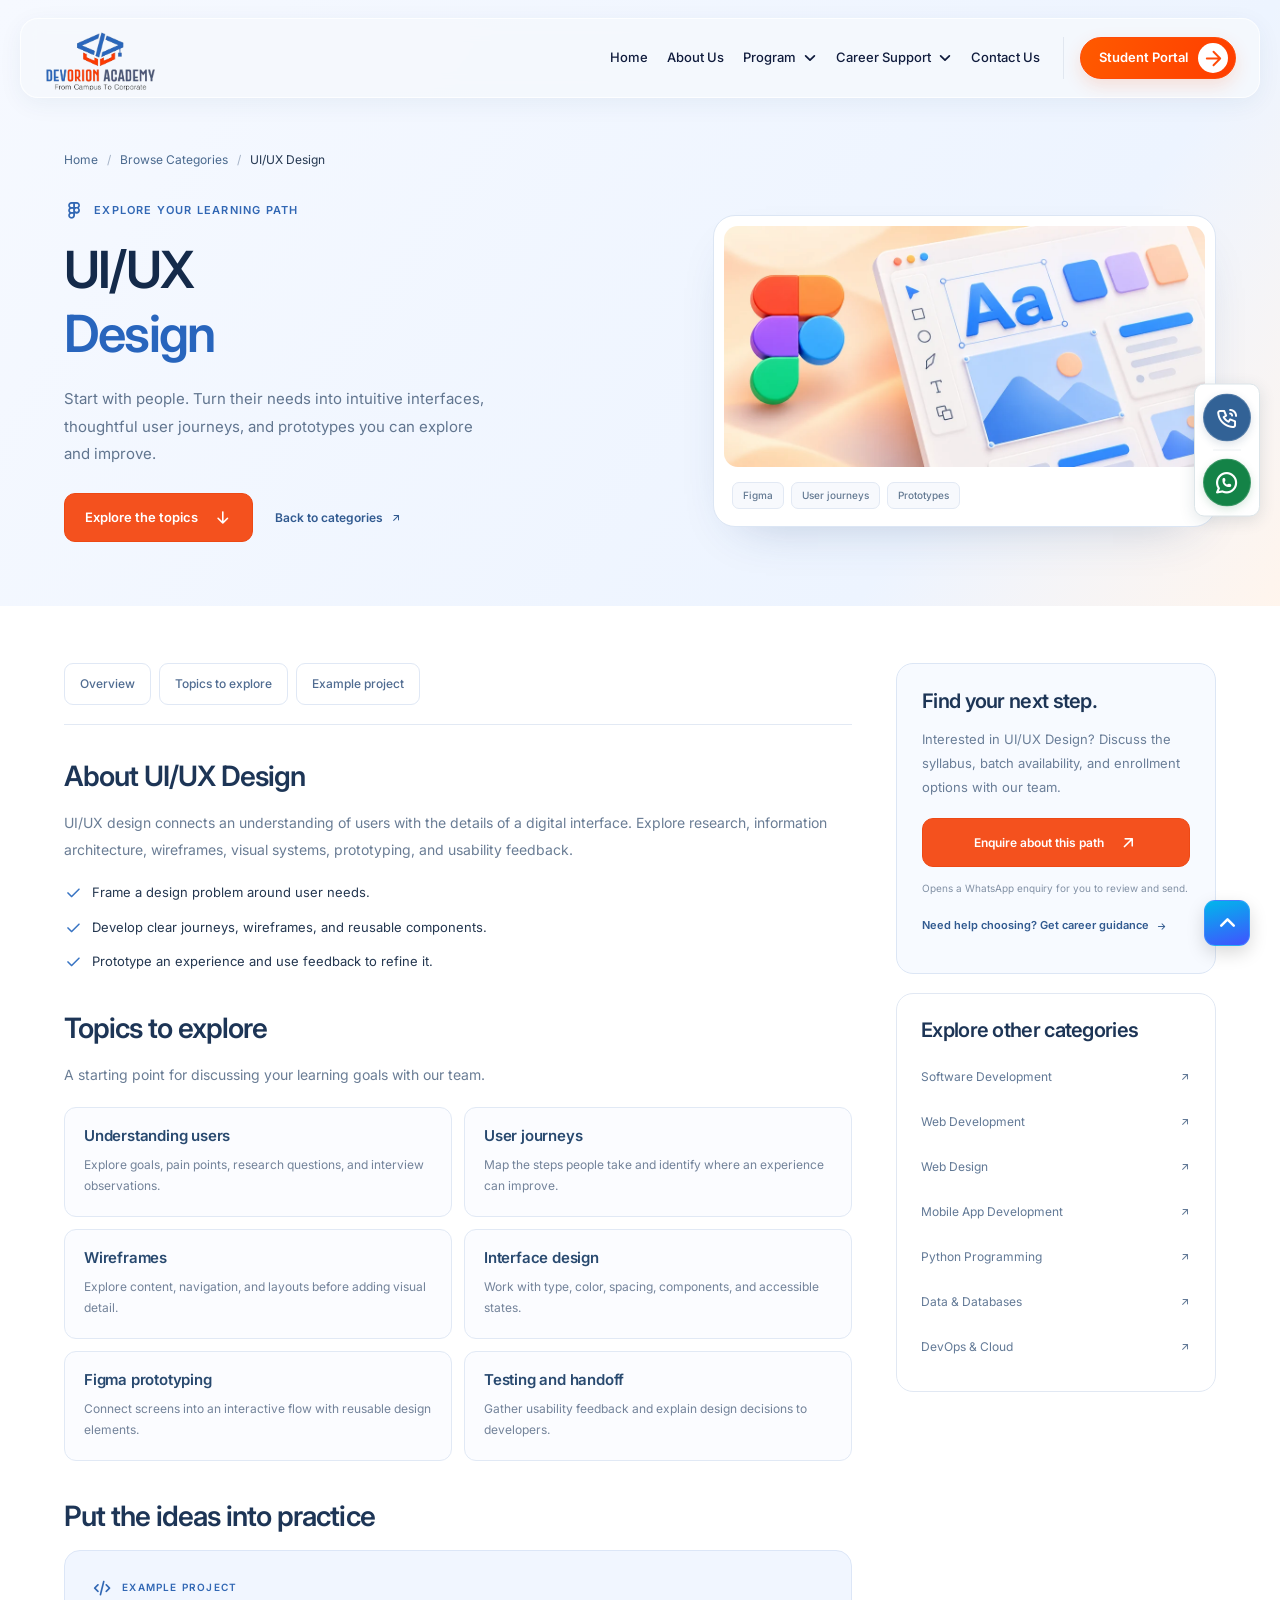
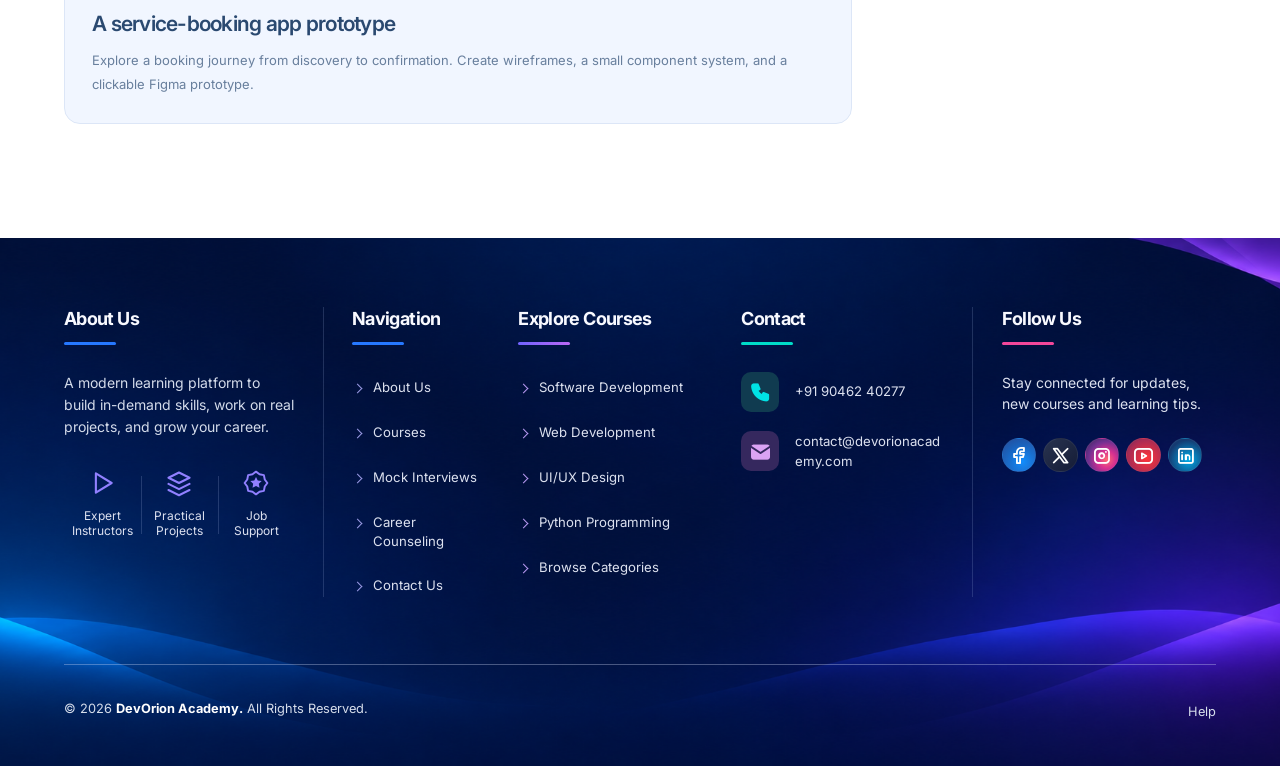
<file: ui-ux-design.html>
<!doctype html>
<html lang="en">
<head>
    <meta charset="UTF-8">
    <meta name="viewport" content="width=device-width, initial-scale=1.0">
    <meta name="description" content="Start with people. Turn their needs into intuitive interfaces, thoughtful user journeys, and prototypes you can explore and improve.">
    <title>UI/UX Design | DevOrion Academy</title>
    <link rel="icon" href="assets/images/fav-1.png" type="image/png">
    <link rel="stylesheet" href="assets/css/style.min.css">
    <link rel="stylesheet" href="assets/css/custom.css">
    <link rel="stylesheet" href="assets/css/brand-theme.css">
    <link rel="stylesheet" href="assets/css/header.css">
    <link rel="stylesheet" href="assets/css/footer.css">
    <link rel="stylesheet" href="assets/css/quick-contact.css">
    <link rel="stylesheet" href="assets/css/program-details.css">
    <script src="assets/js/header.js" defer></script>
    <script src="assets/js/about-page.js" defer></script>
</head>
<body class="program-page">
    <a class="program-skip" href="#program-main">Skip to UI/UX Design details</a>
    <button type="button" class="scrollToTop d-center" aria-label="Back to top"><svg viewBox="0 0 24 24" fill="none" aria-hidden="true"><path d="m6 14 6-6 6 6" stroke="currentColor" stroke-width="2.5" stroke-linecap="round" stroke-linejoin="round"/></svg></button>
    <!-- header-section start -->
    <header class="header-section header-scrollfixed academy-header">
        <div class="one__header academy-header__bar">
            <nav class="academy-nav" aria-label="Main navigation">
                <a href="index.html" class="header-logo" aria-label="Devorion Academy home">
                    <img src="assets/images/logo-dev1.png" alt="Devorion Academy" width="641" height="366">
                </a>
                <button class="academy-nav__toggle" type="button" aria-label="Open navigation" aria-expanded="false" aria-controls="academy-primary-menu">
                    <svg class="academy-nav__menu-icon" viewBox="0 0 24 24" fill="none" aria-hidden="true"><path d="M4 6H20M4 12H20M4 18H20" stroke="currentColor" stroke-width="2" stroke-linecap="round"/></svg>
                    <svg class="academy-nav__close-icon" viewBox="0 0 24 24" fill="none" aria-hidden="true"><path d="M6 6L18 18M18 6L6 18" stroke="currentColor" stroke-width="2" stroke-linecap="round"/></svg>
                </button>
                <div id="academy-primary-menu" class="academy-nav__content">
                    <ul class="academy-nav__links">
                        <li><a class="academy-nav__link" href="index.html">Home</a></li>
                        <li><a class="academy-nav__link" href="about.html">About Us</a></li>
                        <li>
                            <details class="academy-nav__dropdown">
                                <summary class="academy-nav__link">Program <svg class="academy-nav__chevron" viewBox="0 0 16 16" fill="none" aria-hidden="true"><path d="M3 5.5L8 10.5L13 5.5" stroke="currentColor" stroke-width="2" stroke-linecap="round" stroke-linejoin="round"/></svg></summary>
                                <ul class="academy-nav__submenu">
                                    <li><a href="index.html#courses">Explore All Courses</a></li>
                                    <li><a href="software-development.html">Software Development</a></li>
                                    <li><a href="index.html#course-web">Web Development</a></li>
                                    <li><a href="index.html#course-ux">UI/UX Design</a></li>
                                    <li><a href="index.html#course-python">Python Programming</a></li>
                                    <li><a href="index.html#course-design">Web Design</a></li>
                                    <li><a href="index.html#course-react">React Development</a></li>
                                </ul>
                            </details>
                        </li>
                        <li>
                            <details class="academy-nav__dropdown">
                                <summary class="academy-nav__link">Career Support <svg class="academy-nav__chevron" viewBox="0 0 16 16" fill="none" aria-hidden="true"><path d="M3 5.5L8 10.5L13 5.5" stroke="currentColor" stroke-width="2" stroke-linecap="round" stroke-linejoin="round"/></svg></summary>
                                <ul class="academy-nav__submenu">
                                    <li><a href="index.html#learning-paths">Find Your Learning Path</a></li>
                                    <li><a href="index.html#mock-interviews">Mock Interviews</a></li>
                                    <li><a href="index.html#career-counseling">Career Counseling</a></li>
                                    <li><a href="contact.html#contact-form">Speak to an Advisor</a></li>
                                </ul>
                            </details>
                        </li>
                        <!-- <li><a class="academy-nav__link" href="student-projects.html">Student Projects</a></li> -->
                        <li><a class="academy-nav__link" href="contact.html">Contact Us</a></li>
                    </ul>
                    <div class="academy-nav__actions">
                        <a class="academy-nav__enquire" href="contact.html#contact-form">Student Portal <span class="academy-nav__enquire-icon" aria-hidden="true"><svg viewBox="0 0 24 24" fill="none"><path d="M5 12H19M12 5L19 12L12 19" stroke="currentColor" stroke-width="2" stroke-linecap="round" stroke-linejoin="round"/></svg></span></a>
                    </div>
                </div>
            </nav>
        </div>
    </header>
    <!-- header-section end -->
    <main id="program-main" class="program-main">
        <section class="program-hero" aria-labelledby="program-title">
            <div class="program-container">
                <nav class="program-breadcrumb" aria-label="Breadcrumb"><ol><li><a href="index.html">Home</a></li><li><a href="index.html#category-grid">Browse Categories</a></li><li aria-current="page">UI/UX Design</li></ol></nav>
                <div class="program-hero__layout">
                    <div>
                        <span class="program-eyebrow"><i class="ti ti-brand-figma" aria-hidden="true"></i>Explore your learning path</span>
                        <h1 id="program-title">UI/UX<br><span>Design</span></h1>
                        <p class="program-hero__description">Start with people. Turn their needs into intuitive interfaces, thoughtful user journeys, and prototypes you can explore and improve.</p>
                        <div class="program-actions"><a class="program-button" href="#program-topics">Explore the topics<i class="ti ti-arrow-down" aria-hidden="true"></i></a><a class="program-text-link" href="index.html#category-grid">Back to categories<i class="ti ti-arrow-up-right" aria-hidden="true"></i></a></div>
                    </div>
                    <figure class="program-preview"><img src="assets/images/courses/ux.webp" alt="Illustration of UI/UX Design concepts" width="1024" height="512" fetchpriority="high"><figcaption><span>Figma</span><span>User journeys</span><span>Prototypes</span></figcaption></figure>
                </div>
            </div>
        </section>
        <div class="program-layout program-container">
            <div class="program-content">
                <nav class="program-tabs" aria-label="Category details"><a href="#program-overview">Overview</a><a href="#program-topics">Topics to explore</a><a href="#program-project">Example project</a></nav>
                <section id="program-overview" class="program-section" aria-labelledby="program-overview-title">
                    <h2 id="program-overview-title">About UI/UX Design</h2>
                    <p>UI/UX design connects an understanding of users with the details of a digital interface. Explore research, information architecture, wireframes, visual systems, prototyping, and usability feedback.</p>
                    <ul class="program-outcomes" aria-label="Skills to work toward"><li><i class="ti ti-check" aria-hidden="true"></i><span>Frame a design problem around user needs.</span></li><li><i class="ti ti-check" aria-hidden="true"></i><span>Develop clear journeys, wireframes, and reusable components.</span></li><li><i class="ti ti-check" aria-hidden="true"></i><span>Prototype an experience and use feedback to refine it.</span></li></ul>
                    
                </section>
                <section id="program-topics" class="program-section" aria-labelledby="program-topics-title">
                    <h2 id="program-topics-title">Topics to explore</h2>
                    <p>A starting point for discussing your learning goals with our team.</p>
                    <div class="program-topic-grid">
                        <article class="program-topic"><h3>Understanding users</h3><p>Explore goals, pain points, research questions, and interview observations.</p></article>
                        <article class="program-topic"><h3>User journeys</h3><p>Map the steps people take and identify where an experience can improve.</p></article>
                        <article class="program-topic"><h3>Wireframes</h3><p>Explore content, navigation, and layouts before adding visual detail.</p></article>
                        <article class="program-topic"><h3>Interface design</h3><p>Work with type, color, spacing, components, and accessible states.</p></article>
                        <article class="program-topic"><h3>Figma prototyping</h3><p>Connect screens into an interactive flow with reusable design elements.</p></article>
                        <article class="program-topic"><h3>Testing and handoff</h3><p>Gather usability feedback and explain design decisions to developers.</p></article>
                    </div>
                </section>
                <section id="program-project" class="program-section" aria-labelledby="program-project-title">
                    <h2 id="program-project-title">Put the ideas into practice</h2>
                    <div class="program-project"><span class="program-eyebrow"><i class="ti ti-code" aria-hidden="true"></i>Example project</span><h3>A service-booking app prototype</h3><p>Explore a booking journey from discovery to confirmation. Create wireframes, a small component system, and a clickable Figma prototype.</p></div>
                </section>
            </div>
            <aside class="program-sidebar" aria-label="Enquiries and related categories">
                <section class="program-contact" aria-labelledby="program-contact-title">
                    <h2 id="program-contact-title">Find your next step.</h2>
                    <p>Interested in UI/UX Design? Discuss the syllabus, batch availability, and enrollment options with our team.</p>
                    <a class="program-button" href="https://wa.me/919046240277?text=Hello%20DevOrion%20Academy%21%20I%20would%20like%20to%20know%20more%20about%20UI%2FUX%20Design.%20Please%20share%20the%20syllabus%2C%20batch%20availability%2C%20and%20enrollment%20details." target="_blank" rel="noopener noreferrer" aria-label="Enquire about UI/UX Design, opens WhatsApp in a new tab">Enquire about this path<i class="ti ti-arrow-up-right" aria-hidden="true"></i></a>
                    <small>Opens a WhatsApp enquiry for you to review and send.</small>
                    <a class="program-text-link" href="index.html#career-counseling">Need help choosing? Get career guidance<i class="ti ti-arrow-right" aria-hidden="true"></i></a>
                </section>
                <nav class="program-related" aria-labelledby="program-related-title">
                    <h2 id="program-related-title">Explore other categories</h2>
                    <ul>
                        <li><a href="software-development.html">Software Development<i class="ti ti-arrow-up-right" aria-hidden="true"></i></a></li>
                        <li><a href="web-development.html">Web Development<i class="ti ti-arrow-up-right" aria-hidden="true"></i></a></li>
                        <li><a href="web-design.html">Web Design<i class="ti ti-arrow-up-right" aria-hidden="true"></i></a></li>
                        <li><a href="mobile-app-development.html">Mobile App Development<i class="ti ti-arrow-up-right" aria-hidden="true"></i></a></li>
                        <li><a href="python-programming.html">Python Programming<i class="ti ti-arrow-up-right" aria-hidden="true"></i></a></li>
                        <li><a href="data-databases.html">Data &amp; Databases<i class="ti ti-arrow-up-right" aria-hidden="true"></i></a></li>
                        <li><a href="devops-cloud.html">DevOps &amp; Cloud<i class="ti ti-arrow-up-right" aria-hidden="true"></i></a></li>
                    </ul>
                </nav>
            </aside>
        </div>
    </main>
    <nav class="quick-contact" aria-label="Quick contact">
        <a class="quick-contact__button quick-contact__button--call" href="tel:+919046240277" aria-label="Call DevOrion Academy at +91 90462 40277" title="Call us"><i class="ti ti-phone-call" aria-hidden="true"></i></a>
        <span class="quick-contact__divider" aria-hidden="true"></span>
        <a class="quick-contact__button quick-contact__button--whatsapp" href="https://wa.me/919046240277" target="_blank" rel="noopener noreferrer" aria-label="Chat with DevOrion Academy on WhatsApp (opens in a new tab)" title="Chat on WhatsApp"><i class="ti ti-brand-whatsapp" aria-hidden="true"></i></a>
    </nav>
    <footer class="site-footer">
        <div class="site-footer__top">
            <div class="site-footer__container">
                <div class="site-footer__grid">
                    <div class="site-footer__brand site-footer__column">
                        <h2 id="footer-about-title" class="site-footer__about-title">About Us</h2>
                        <p class="site-footer__description">A modern learning platform to build in-demand skills, work on real projects, and grow your career.</p>
                        <ul class="site-footer__benefits" aria-label="Learning benefits">
                            <li><svg viewBox="0 0 32 32" fill="none" aria-hidden="true"><path d="m9 5 18 11L9 27V5Z" stroke="currentColor" stroke-width="2.4" stroke-linejoin="round"/></svg><span>Expert<br>Instructors</span></li>
                            <li><svg viewBox="0 0 32 32" fill="none" aria-hidden="true"><path d="m4 10 12-6 12 6-12 6-12-6Zm0 7 12 6 12-6M4 24l12 6 12-6" stroke="currentColor" stroke-width="2.4" stroke-linecap="round" stroke-linejoin="round"/></svg><span>Practical<br>Projects</span></li>
                            <li><svg viewBox="0 0 32 32" fill="none" aria-hidden="true"><path d="m16 3 4 3 5 1 1 5 3 4-3 4-1 5-5 1-4 3-4-3-5-1-1-5-3-4 3-4 1-5 5-1 4-3Z" stroke="currentColor" stroke-width="2.2" stroke-linejoin="round"/><path d="m16 9 2 4 4.5.7-3.3 3.2.8 4.5-4-2.1-4 2.1.8-4.5-3.3-3.2L14 13l2-4Z" fill="currentColor"/></svg><span>Job<br>Support</span></li>
                        </ul>
                    </div>
                    <nav class="site-footer__column site-footer__column--navigation" aria-labelledby="footer-navigation-title">
                        <h2 id="footer-navigation-title">Navigation</h2>
                        <ul class="site-footer__links">
                            <li><a href="about.html">About Us</a></li>
                            <li><a href="index.html#courses">Courses</a></li>
                            <li><a href="index.html#mock-interviews">Mock Interviews</a></li>
                            <li><a href="index.html#career-counseling">Career Counseling</a></li>
                            <li><a href="contact.html">Contact Us</a></li>
                        </ul>
                    </nav>
                    <nav class="site-footer__column site-footer__column--courses" aria-labelledby="footer-courses-title">
                        <h2 id="footer-courses-title">Explore Courses</h2>
                        <ul class="site-footer__links">
                            <li><a href="software-development.html#software-courses">Software Development</a></li>
                            <li><a href="index.html#course-web">Web Development</a></li>
                            <li><a href="index.html#course-ux">UI/UX Design</a></li>
                            <li><a href="index.html#course-python">Python Programming</a></li>
                            <li><a href="index.html#learning-paths">Browse Categories</a></li>
                        </ul>
                    </nav>
                    <section id="contact" class="site-footer__column site-footer__column--contact" aria-labelledby="footer-contact-title">
                        <h2 id="footer-contact-title">Contact</h2>
                        <ul class="site-footer__contacts">
                            <li><span class="site-footer__contact-icon site-footer__contact-icon--phone"><i class="ti ti-phone-filled" aria-hidden="true"></i></span><a href="tel:+919046240277">+91 90462 40277</a></li>
                            <li><span class="site-footer__contact-icon site-footer__contact-icon--email"><i class="ti ti-mail-filled" aria-hidden="true"></i></span><div><a href="mailto:contact@devorionacademy.com">contact@devorionacademy.com</a></div></li>
                        </ul>
                    </section>
                    <section class="site-footer__column site-footer__column--social" aria-labelledby="footer-social-title">
                        <h2 id="footer-social-title">Follow Us</h2>
                        <p class="site-footer__social-description">Stay connected for updates, new courses and learning tips.</p>
                        <ul class="site-footer__socials">
                            <li><a class="site-footer__social--facebook" href="javascript:void(0)" aria-label="Facebook"><i class="ti ti-brand-facebook" aria-hidden="true"></i></a></li>
                            <li><a class="site-footer__social--x" href="javascript:void(0)" aria-label="X (Twitter)"><i class="ti ti-brand-x" aria-hidden="true"></i></a></li>
                            <li><a class="site-footer__social--instagram" href="javascript:void(0)" aria-label="Instagram"><i class="ti ti-brand-instagram" aria-hidden="true"></i></a></li>
                            <li><a class="site-footer__social--youtube" href="javascript:void(0)" aria-label="YouTube"><i class="ti ti-brand-youtube" aria-hidden="true"></i></a></li>
                            <li><a class="site-footer__social--linkedin" href="javascript:void(0)" aria-label="LinkedIn"><i class="ti ti-brand-linkedin" aria-hidden="true"></i></a></li>
                        </ul>
                    </section>
                </div>
            </div>
        </div>
        <div class="site-footer__container site-footer__bottom">
            <p>&copy; 2026 <a href="index.html">DevOrion Academy.</a> All Rights Reserved.</p>
            <ul class="site-footer__legal">
                <li><a href="contact.html">Help</a></li>
            </ul>
        </div>
    </footer>
</body>
</html>
</file>
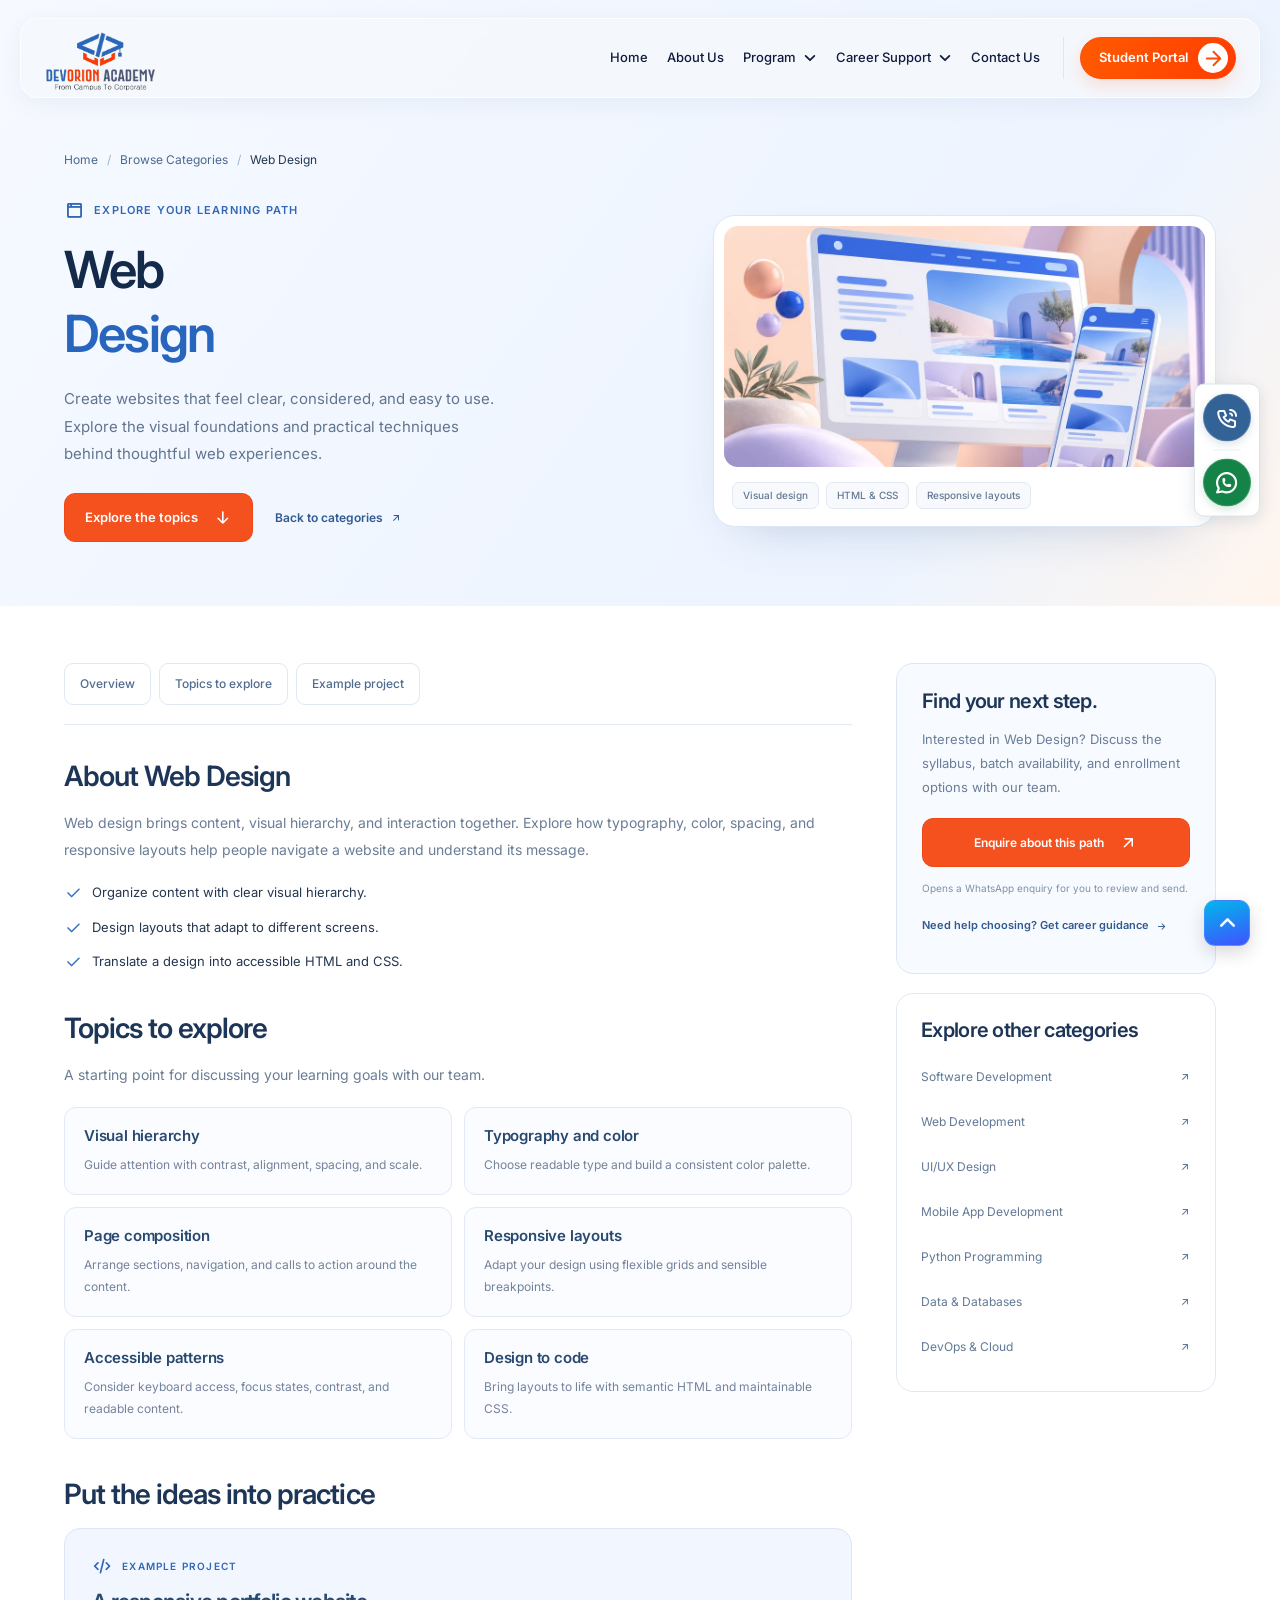
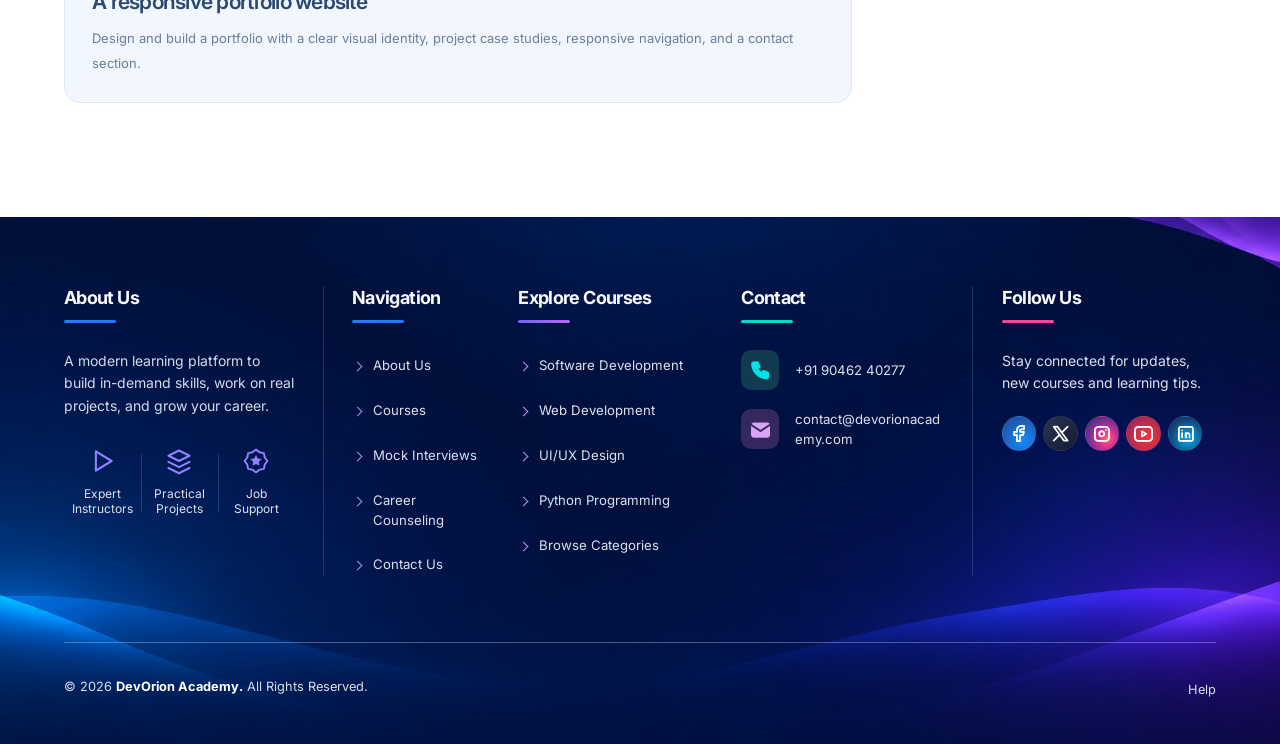
<file: web-design.html>
<!doctype html>
<html lang="en">
<head>
    <meta charset="UTF-8">
    <meta name="viewport" content="width=device-width, initial-scale=1.0">
    <meta name="description" content="Create websites that feel clear, considered, and easy to use. Explore the visual foundations and practical techniques behind thoughtful web experiences.">
    <title>Web Design | DevOrion Academy</title>
    <link rel="icon" href="assets/images/fav-1.png" type="image/png">
    <link rel="stylesheet" href="assets/css/style.min.css">
    <link rel="stylesheet" href="assets/css/custom.css">
    <link rel="stylesheet" href="assets/css/brand-theme.css">
    <link rel="stylesheet" href="assets/css/header.css">
    <link rel="stylesheet" href="assets/css/footer.css">
    <link rel="stylesheet" href="assets/css/quick-contact.css">
    <link rel="stylesheet" href="assets/css/program-details.css">
    <script src="assets/js/header.js" defer></script>
    <script src="assets/js/about-page.js" defer></script>
</head>
<body class="program-page">
    <a class="program-skip" href="#program-main">Skip to Web Design details</a>
    <button type="button" class="scrollToTop d-center" aria-label="Back to top"><svg viewBox="0 0 24 24" fill="none" aria-hidden="true"><path d="m6 14 6-6 6 6" stroke="currentColor" stroke-width="2.5" stroke-linecap="round" stroke-linejoin="round"/></svg></button>
    <!-- header-section start -->
    <header class="header-section header-scrollfixed academy-header">
        <div class="one__header academy-header__bar">
            <nav class="academy-nav" aria-label="Main navigation">
                <a href="index.html" class="header-logo" aria-label="Devorion Academy home">
                    <img src="assets/images/logo-dev1.png" alt="Devorion Academy" width="641" height="366">
                </a>
                <button class="academy-nav__toggle" type="button" aria-label="Open navigation" aria-expanded="false" aria-controls="academy-primary-menu">
                    <svg class="academy-nav__menu-icon" viewBox="0 0 24 24" fill="none" aria-hidden="true"><path d="M4 6H20M4 12H20M4 18H20" stroke="currentColor" stroke-width="2" stroke-linecap="round"/></svg>
                    <svg class="academy-nav__close-icon" viewBox="0 0 24 24" fill="none" aria-hidden="true"><path d="M6 6L18 18M18 6L6 18" stroke="currentColor" stroke-width="2" stroke-linecap="round"/></svg>
                </button>
                <div id="academy-primary-menu" class="academy-nav__content">
                    <ul class="academy-nav__links">
                        <li><a class="academy-nav__link" href="index.html">Home</a></li>
                        <li><a class="academy-nav__link" href="about.html">About Us</a></li>
                        <li>
                            <details class="academy-nav__dropdown">
                                <summary class="academy-nav__link">Program <svg class="academy-nav__chevron" viewBox="0 0 16 16" fill="none" aria-hidden="true"><path d="M3 5.5L8 10.5L13 5.5" stroke="currentColor" stroke-width="2" stroke-linecap="round" stroke-linejoin="round"/></svg></summary>
                                <ul class="academy-nav__submenu">
                                    <li><a href="index.html#courses">Explore All Courses</a></li>
                                    <li><a href="software-development.html">Software Development</a></li>
                                    <li><a href="index.html#course-web">Web Development</a></li>
                                    <li><a href="index.html#course-ux">UI/UX Design</a></li>
                                    <li><a href="index.html#course-python">Python Programming</a></li>
                                    <li><a href="index.html#course-design">Web Design</a></li>
                                    <li><a href="index.html#course-react">React Development</a></li>
                                </ul>
                            </details>
                        </li>
                        <li>
                            <details class="academy-nav__dropdown">
                                <summary class="academy-nav__link">Career Support <svg class="academy-nav__chevron" viewBox="0 0 16 16" fill="none" aria-hidden="true"><path d="M3 5.5L8 10.5L13 5.5" stroke="currentColor" stroke-width="2" stroke-linecap="round" stroke-linejoin="round"/></svg></summary>
                                <ul class="academy-nav__submenu">
                                    <li><a href="index.html#learning-paths">Find Your Learning Path</a></li>
                                    <li><a href="index.html#mock-interviews">Mock Interviews</a></li>
                                    <li><a href="index.html#career-counseling">Career Counseling</a></li>
                                    <li><a href="contact.html#contact-form">Speak to an Advisor</a></li>
                                </ul>
                            </details>
                        </li>
                        <!-- <li><a class="academy-nav__link" href="student-projects.html">Student Projects</a></li> -->
                        <li><a class="academy-nav__link" href="contact.html">Contact Us</a></li>
                    </ul>
                    <div class="academy-nav__actions">
                        <a class="academy-nav__enquire" href="contact.html#contact-form">Student Portal <span class="academy-nav__enquire-icon" aria-hidden="true"><svg viewBox="0 0 24 24" fill="none"><path d="M5 12H19M12 5L19 12L12 19" stroke="currentColor" stroke-width="2" stroke-linecap="round" stroke-linejoin="round"/></svg></span></a>
                    </div>
                </div>
            </nav>
        </div>
    </header>
    <!-- header-section end -->
    <main id="program-main" class="program-main">
        <section class="program-hero" aria-labelledby="program-title">
            <div class="program-container">
                <nav class="program-breadcrumb" aria-label="Breadcrumb"><ol><li><a href="index.html">Home</a></li><li><a href="index.html#category-grid">Browse Categories</a></li><li aria-current="page">Web Design</li></ol></nav>
                <div class="program-hero__layout">
                    <div>
                        <span class="program-eyebrow"><i class="ti ti-browser" aria-hidden="true"></i>Explore your learning path</span>
                        <h1 id="program-title">Web<br><span>Design</span></h1>
                        <p class="program-hero__description">Create websites that feel clear, considered, and easy to use. Explore the visual foundations and practical techniques behind thoughtful web experiences.</p>
                        <div class="program-actions"><a class="program-button" href="#program-topics">Explore the topics<i class="ti ti-arrow-down" aria-hidden="true"></i></a><a class="program-text-link" href="index.html#category-grid">Back to categories<i class="ti ti-arrow-up-right" aria-hidden="true"></i></a></div>
                    </div>
                    <figure class="program-preview"><img src="assets/images/courses/design.webp" alt="Illustration of Web Design concepts" width="1024" height="512" fetchpriority="high"><figcaption><span>Visual design</span><span>HTML &amp; CSS</span><span>Responsive layouts</span></figcaption></figure>
                </div>
            </div>
        </section>
        <div class="program-layout program-container">
            <div class="program-content">
                <nav class="program-tabs" aria-label="Category details"><a href="#program-overview">Overview</a><a href="#program-topics">Topics to explore</a><a href="#program-project">Example project</a></nav>
                <section id="program-overview" class="program-section" aria-labelledby="program-overview-title">
                    <h2 id="program-overview-title">About Web Design</h2>
                    <p>Web design brings content, visual hierarchy, and interaction together. Explore how typography, color, spacing, and responsive layouts help people navigate a website and understand its message.</p>
                    <ul class="program-outcomes" aria-label="Skills to work toward"><li><i class="ti ti-check" aria-hidden="true"></i><span>Organize content with clear visual hierarchy.</span></li><li><i class="ti ti-check" aria-hidden="true"></i><span>Design layouts that adapt to different screens.</span></li><li><i class="ti ti-check" aria-hidden="true"></i><span>Translate a design into accessible HTML and CSS.</span></li></ul>
                    
                </section>
                <section id="program-topics" class="program-section" aria-labelledby="program-topics-title">
                    <h2 id="program-topics-title">Topics to explore</h2>
                    <p>A starting point for discussing your learning goals with our team.</p>
                    <div class="program-topic-grid">
                        <article class="program-topic"><h3>Visual hierarchy</h3><p>Guide attention with contrast, alignment, spacing, and scale.</p></article>
                        <article class="program-topic"><h3>Typography and color</h3><p>Choose readable type and build a consistent color palette.</p></article>
                        <article class="program-topic"><h3>Page composition</h3><p>Arrange sections, navigation, and calls to action around the content.</p></article>
                        <article class="program-topic"><h3>Responsive layouts</h3><p>Adapt your design using flexible grids and sensible breakpoints.</p></article>
                        <article class="program-topic"><h3>Accessible patterns</h3><p>Consider keyboard access, focus states, contrast, and readable content.</p></article>
                        <article class="program-topic"><h3>Design to code</h3><p>Bring layouts to life with semantic HTML and maintainable CSS.</p></article>
                    </div>
                </section>
                <section id="program-project" class="program-section" aria-labelledby="program-project-title">
                    <h2 id="program-project-title">Put the ideas into practice</h2>
                    <div class="program-project"><span class="program-eyebrow"><i class="ti ti-code" aria-hidden="true"></i>Example project</span><h3>A responsive portfolio website</h3><p>Design and build a portfolio with a clear visual identity, project case studies, responsive navigation, and a contact section.</p></div>
                </section>
            </div>
            <aside class="program-sidebar" aria-label="Enquiries and related categories">
                <section class="program-contact" aria-labelledby="program-contact-title">
                    <h2 id="program-contact-title">Find your next step.</h2>
                    <p>Interested in Web Design? Discuss the syllabus, batch availability, and enrollment options with our team.</p>
                    <a class="program-button" href="https://wa.me/919046240277?text=Hello%20DevOrion%20Academy%21%20I%20would%20like%20to%20know%20more%20about%20Web%20Design.%20Please%20share%20the%20syllabus%2C%20batch%20availability%2C%20and%20enrollment%20details." target="_blank" rel="noopener noreferrer" aria-label="Enquire about Web Design, opens WhatsApp in a new tab">Enquire about this path<i class="ti ti-arrow-up-right" aria-hidden="true"></i></a>
                    <small>Opens a WhatsApp enquiry for you to review and send.</small>
                    <a class="program-text-link" href="index.html#career-counseling">Need help choosing? Get career guidance<i class="ti ti-arrow-right" aria-hidden="true"></i></a>
                </section>
                <nav class="program-related" aria-labelledby="program-related-title">
                    <h2 id="program-related-title">Explore other categories</h2>
                    <ul>
                        <li><a href="software-development.html">Software Development<i class="ti ti-arrow-up-right" aria-hidden="true"></i></a></li>
                        <li><a href="web-development.html">Web Development<i class="ti ti-arrow-up-right" aria-hidden="true"></i></a></li>
                        <li><a href="ui-ux-design.html">UI/UX Design<i class="ti ti-arrow-up-right" aria-hidden="true"></i></a></li>
                        <li><a href="mobile-app-development.html">Mobile App Development<i class="ti ti-arrow-up-right" aria-hidden="true"></i></a></li>
                        <li><a href="python-programming.html">Python Programming<i class="ti ti-arrow-up-right" aria-hidden="true"></i></a></li>
                        <li><a href="data-databases.html">Data &amp; Databases<i class="ti ti-arrow-up-right" aria-hidden="true"></i></a></li>
                        <li><a href="devops-cloud.html">DevOps &amp; Cloud<i class="ti ti-arrow-up-right" aria-hidden="true"></i></a></li>
                    </ul>
                </nav>
            </aside>
        </div>
    </main>
    <nav class="quick-contact" aria-label="Quick contact">
        <a class="quick-contact__button quick-contact__button--call" href="tel:+919046240277" aria-label="Call DevOrion Academy at +91 90462 40277" title="Call us"><i class="ti ti-phone-call" aria-hidden="true"></i></a>
        <span class="quick-contact__divider" aria-hidden="true"></span>
        <a class="quick-contact__button quick-contact__button--whatsapp" href="https://wa.me/919046240277" target="_blank" rel="noopener noreferrer" aria-label="Chat with DevOrion Academy on WhatsApp (opens in a new tab)" title="Chat on WhatsApp"><i class="ti ti-brand-whatsapp" aria-hidden="true"></i></a>
    </nav>
    <footer class="site-footer">
        <div class="site-footer__top">
            <div class="site-footer__container">
                <div class="site-footer__grid">
                    <div class="site-footer__brand site-footer__column">
                        <h2 id="footer-about-title" class="site-footer__about-title">About Us</h2>
                        <p class="site-footer__description">A modern learning platform to build in-demand skills, work on real projects, and grow your career.</p>
                        <ul class="site-footer__benefits" aria-label="Learning benefits">
                            <li><svg viewBox="0 0 32 32" fill="none" aria-hidden="true"><path d="m9 5 18 11L9 27V5Z" stroke="currentColor" stroke-width="2.4" stroke-linejoin="round"/></svg><span>Expert<br>Instructors</span></li>
                            <li><svg viewBox="0 0 32 32" fill="none" aria-hidden="true"><path d="m4 10 12-6 12 6-12 6-12-6Zm0 7 12 6 12-6M4 24l12 6 12-6" stroke="currentColor" stroke-width="2.4" stroke-linecap="round" stroke-linejoin="round"/></svg><span>Practical<br>Projects</span></li>
                            <li><svg viewBox="0 0 32 32" fill="none" aria-hidden="true"><path d="m16 3 4 3 5 1 1 5 3 4-3 4-1 5-5 1-4 3-4-3-5-1-1-5-3-4 3-4 1-5 5-1 4-3Z" stroke="currentColor" stroke-width="2.2" stroke-linejoin="round"/><path d="m16 9 2 4 4.5.7-3.3 3.2.8 4.5-4-2.1-4 2.1.8-4.5-3.3-3.2L14 13l2-4Z" fill="currentColor"/></svg><span>Job<br>Support</span></li>
                        </ul>
                    </div>
                    <nav class="site-footer__column site-footer__column--navigation" aria-labelledby="footer-navigation-title">
                        <h2 id="footer-navigation-title">Navigation</h2>
                        <ul class="site-footer__links">
                            <li><a href="about.html">About Us</a></li>
                            <li><a href="index.html#courses">Courses</a></li>
                            <li><a href="index.html#mock-interviews">Mock Interviews</a></li>
                            <li><a href="index.html#career-counseling">Career Counseling</a></li>
                            <li><a href="contact.html">Contact Us</a></li>
                        </ul>
                    </nav>
                    <nav class="site-footer__column site-footer__column--courses" aria-labelledby="footer-courses-title">
                        <h2 id="footer-courses-title">Explore Courses</h2>
                        <ul class="site-footer__links">
                            <li><a href="software-development.html#software-courses">Software Development</a></li>
                            <li><a href="index.html#course-web">Web Development</a></li>
                            <li><a href="index.html#course-ux">UI/UX Design</a></li>
                            <li><a href="index.html#course-python">Python Programming</a></li>
                            <li><a href="index.html#learning-paths">Browse Categories</a></li>
                        </ul>
                    </nav>
                    <section id="contact" class="site-footer__column site-footer__column--contact" aria-labelledby="footer-contact-title">
                        <h2 id="footer-contact-title">Contact</h2>
                        <ul class="site-footer__contacts">
                            <li><span class="site-footer__contact-icon site-footer__contact-icon--phone"><i class="ti ti-phone-filled" aria-hidden="true"></i></span><a href="tel:+919046240277">+91 90462 40277</a></li>
                            <li><span class="site-footer__contact-icon site-footer__contact-icon--email"><i class="ti ti-mail-filled" aria-hidden="true"></i></span><div><a href="mailto:contact@devorionacademy.com">contact@devorionacademy.com</a></div></li>
                        </ul>
                    </section>
                    <section class="site-footer__column site-footer__column--social" aria-labelledby="footer-social-title">
                        <h2 id="footer-social-title">Follow Us</h2>
                        <p class="site-footer__social-description">Stay connected for updates, new courses and learning tips.</p>
                        <ul class="site-footer__socials">
                            <li><a class="site-footer__social--facebook" href="javascript:void(0)" aria-label="Facebook"><i class="ti ti-brand-facebook" aria-hidden="true"></i></a></li>
                            <li><a class="site-footer__social--x" href="javascript:void(0)" aria-label="X (Twitter)"><i class="ti ti-brand-x" aria-hidden="true"></i></a></li>
                            <li><a class="site-footer__social--instagram" href="javascript:void(0)" aria-label="Instagram"><i class="ti ti-brand-instagram" aria-hidden="true"></i></a></li>
                            <li><a class="site-footer__social--youtube" href="javascript:void(0)" aria-label="YouTube"><i class="ti ti-brand-youtube" aria-hidden="true"></i></a></li>
                            <li><a class="site-footer__social--linkedin" href="javascript:void(0)" aria-label="LinkedIn"><i class="ti ti-brand-linkedin" aria-hidden="true"></i></a></li>
                        </ul>
                    </section>
                </div>
            </div>
        </div>
        <div class="site-footer__container site-footer__bottom">
            <p>&copy; 2026 <a href="index.html">DevOrion Academy.</a> All Rights Reserved.</p>
            <ul class="site-footer__legal">
                <li><a href="contact.html">Help</a></li>
            </ul>
        </div>
    </footer>
</body>
</html>
</file>
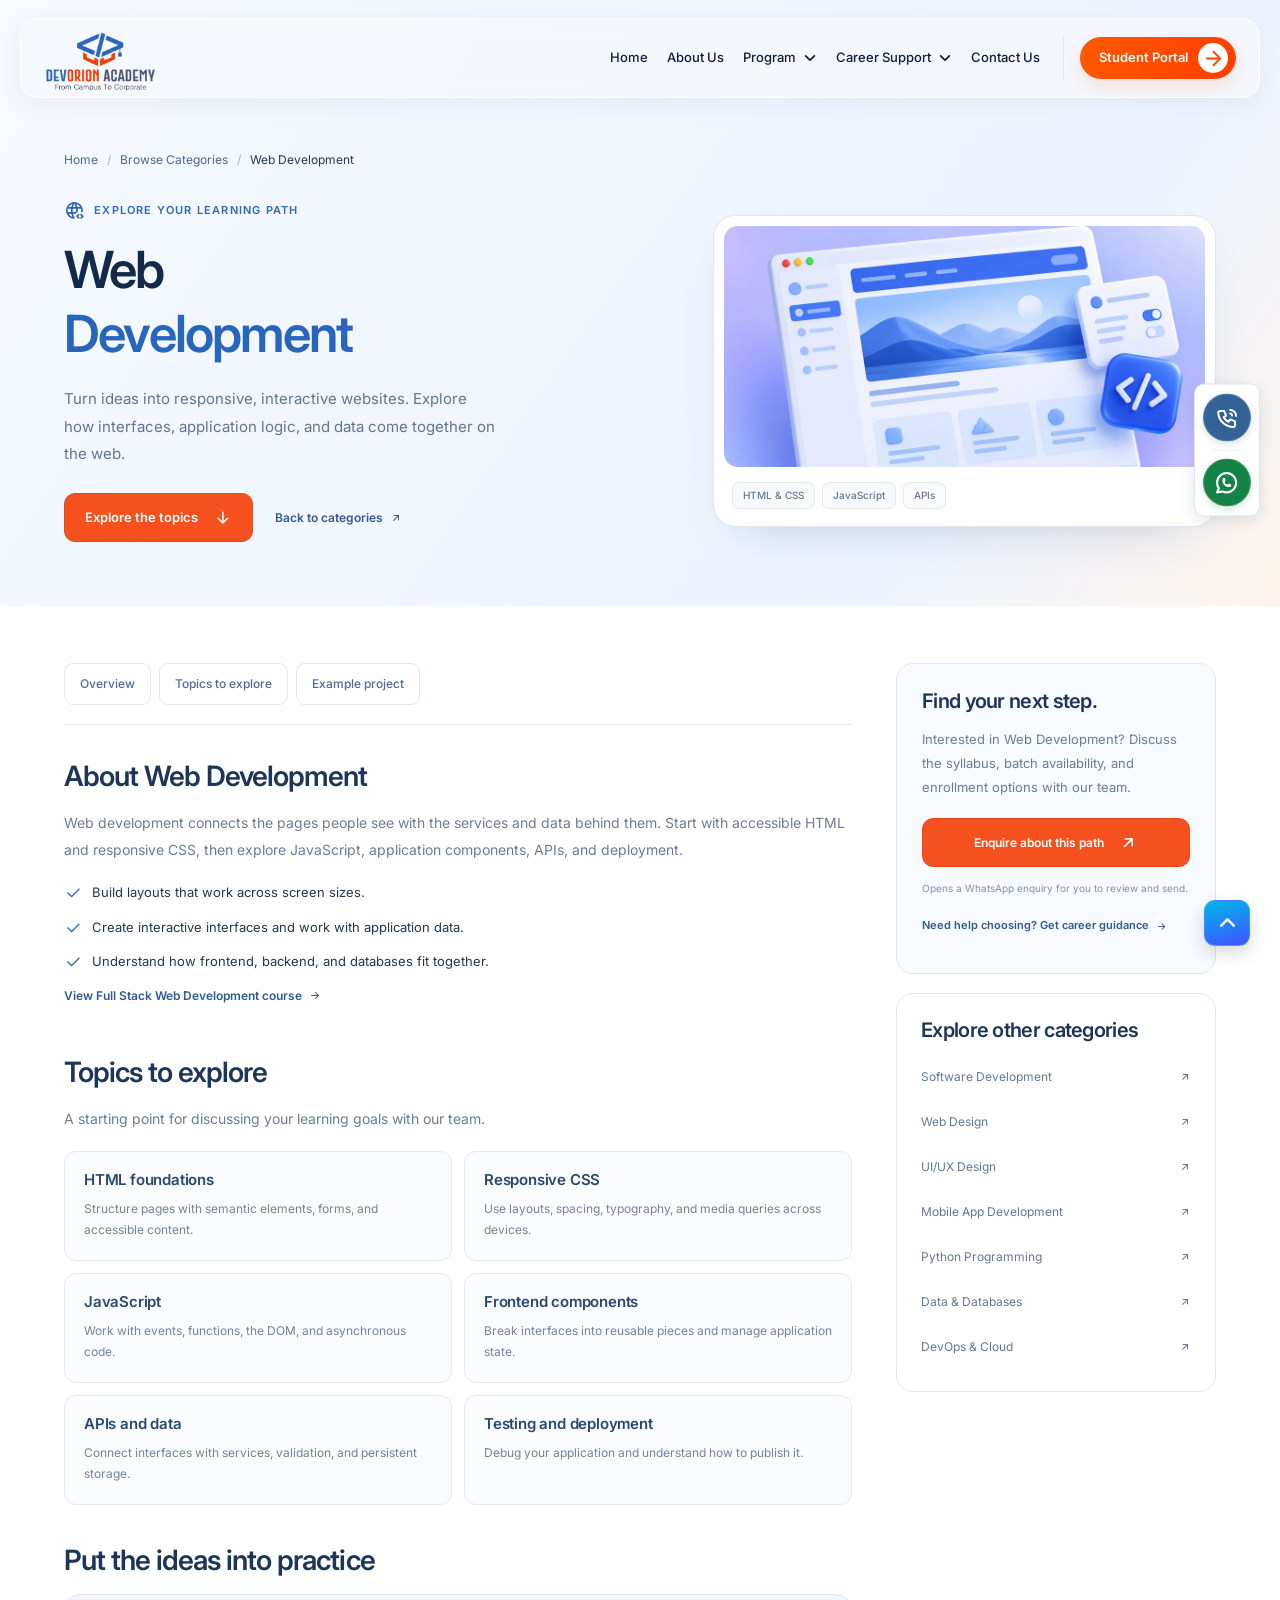
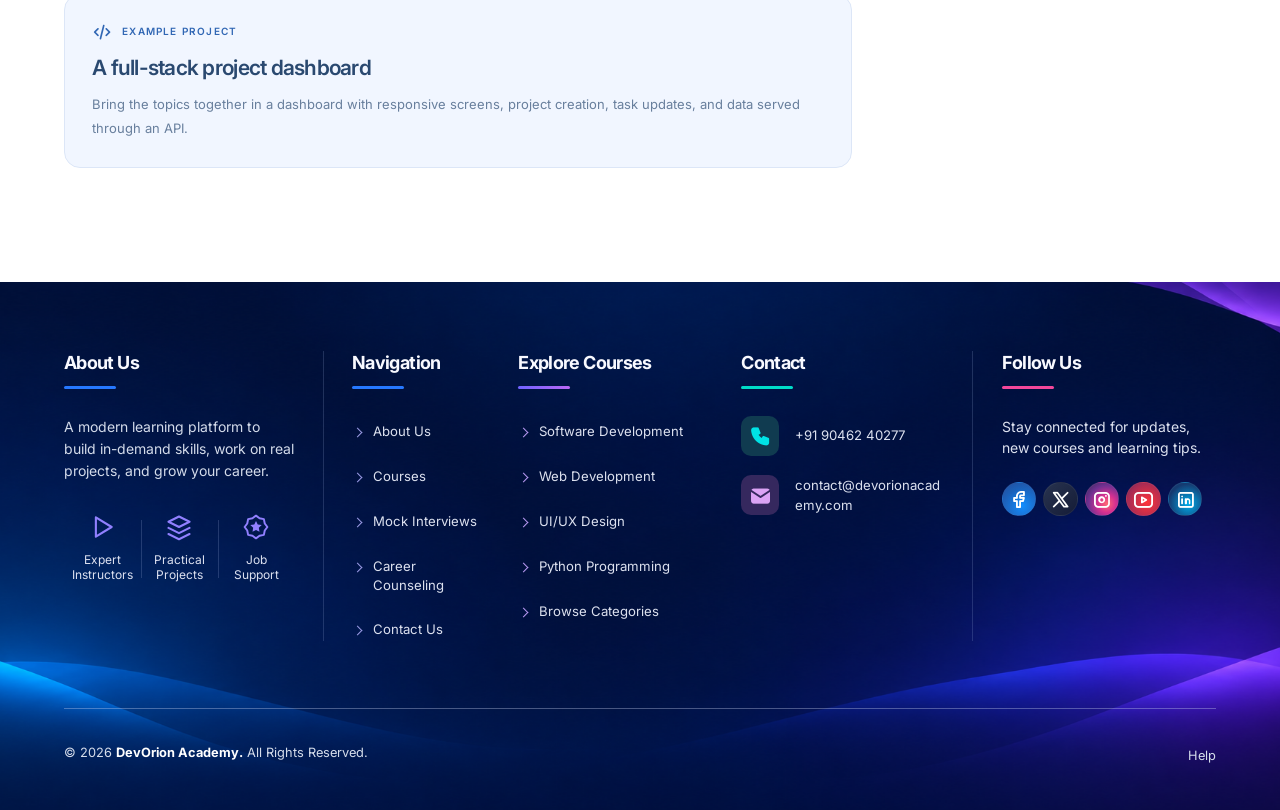
<file: web-development.html>
<!doctype html>
<html lang="en">
<head>
    <meta charset="UTF-8">
    <meta name="viewport" content="width=device-width, initial-scale=1.0">
    <meta name="description" content="Turn ideas into responsive, interactive websites. Explore how interfaces, application logic, and data come together on the web.">
    <title>Web Development | DevOrion Academy</title>
    <link rel="icon" href="assets/images/fav-1.png" type="image/png">
    <link rel="stylesheet" href="assets/css/style.min.css">
    <link rel="stylesheet" href="assets/css/custom.css">
    <link rel="stylesheet" href="assets/css/brand-theme.css">
    <link rel="stylesheet" href="assets/css/header.css">
    <link rel="stylesheet" href="assets/css/footer.css">
    <link rel="stylesheet" href="assets/css/quick-contact.css">
    <link rel="stylesheet" href="assets/css/program-details.css">
    <script src="assets/js/header.js" defer></script>
    <script src="assets/js/about-page.js" defer></script>
</head>
<body class="program-page">
    <a class="program-skip" href="#program-main">Skip to Web Development details</a>
    <button type="button" class="scrollToTop d-center" aria-label="Back to top"><svg viewBox="0 0 24 24" fill="none" aria-hidden="true"><path d="m6 14 6-6 6 6" stroke="currentColor" stroke-width="2.5" stroke-linecap="round" stroke-linejoin="round"/></svg></button>
    <!-- header-section start -->
    <header class="header-section header-scrollfixed academy-header">
        <div class="one__header academy-header__bar">
            <nav class="academy-nav" aria-label="Main navigation">
                <a href="index.html" class="header-logo" aria-label="Devorion Academy home">
                    <img src="assets/images/logo-dev1.png" alt="Devorion Academy" width="641" height="366">
                </a>
                <button class="academy-nav__toggle" type="button" aria-label="Open navigation" aria-expanded="false" aria-controls="academy-primary-menu">
                    <svg class="academy-nav__menu-icon" viewBox="0 0 24 24" fill="none" aria-hidden="true"><path d="M4 6H20M4 12H20M4 18H20" stroke="currentColor" stroke-width="2" stroke-linecap="round"/></svg>
                    <svg class="academy-nav__close-icon" viewBox="0 0 24 24" fill="none" aria-hidden="true"><path d="M6 6L18 18M18 6L6 18" stroke="currentColor" stroke-width="2" stroke-linecap="round"/></svg>
                </button>
                <div id="academy-primary-menu" class="academy-nav__content">
                    <ul class="academy-nav__links">
                        <li><a class="academy-nav__link" href="index.html">Home</a></li>
                        <li><a class="academy-nav__link" href="about.html">About Us</a></li>
                        <li>
                            <details class="academy-nav__dropdown">
                                <summary class="academy-nav__link">Program <svg class="academy-nav__chevron" viewBox="0 0 16 16" fill="none" aria-hidden="true"><path d="M3 5.5L8 10.5L13 5.5" stroke="currentColor" stroke-width="2" stroke-linecap="round" stroke-linejoin="round"/></svg></summary>
                                <ul class="academy-nav__submenu">
                                    <li><a href="index.html#courses">Explore All Courses</a></li>
                                    <li><a href="software-development.html">Software Development</a></li>
                                    <li><a href="index.html#course-web">Web Development</a></li>
                                    <li><a href="index.html#course-ux">UI/UX Design</a></li>
                                    <li><a href="index.html#course-python">Python Programming</a></li>
                                    <li><a href="index.html#course-design">Web Design</a></li>
                                    <li><a href="index.html#course-react">React Development</a></li>
                                </ul>
                            </details>
                        </li>
                        <li>
                            <details class="academy-nav__dropdown">
                                <summary class="academy-nav__link">Career Support <svg class="academy-nav__chevron" viewBox="0 0 16 16" fill="none" aria-hidden="true"><path d="M3 5.5L8 10.5L13 5.5" stroke="currentColor" stroke-width="2" stroke-linecap="round" stroke-linejoin="round"/></svg></summary>
                                <ul class="academy-nav__submenu">
                                    <li><a href="index.html#learning-paths">Find Your Learning Path</a></li>
                                    <li><a href="index.html#mock-interviews">Mock Interviews</a></li>
                                    <li><a href="index.html#career-counseling">Career Counseling</a></li>
                                    <li><a href="contact.html#contact-form">Speak to an Advisor</a></li>
                                </ul>
                            </details>
                        </li>
                        <!-- <li><a class="academy-nav__link" href="student-projects.html">Student Projects</a></li> -->
                        <li><a class="academy-nav__link" href="contact.html">Contact Us</a></li>
                    </ul>
                    <div class="academy-nav__actions">
                        <a class="academy-nav__enquire" href="contact.html#contact-form">Student Portal <span class="academy-nav__enquire-icon" aria-hidden="true"><svg viewBox="0 0 24 24" fill="none"><path d="M5 12H19M12 5L19 12L12 19" stroke="currentColor" stroke-width="2" stroke-linecap="round" stroke-linejoin="round"/></svg></span></a>
                    </div>
                </div>
            </nav>
        </div>
    </header>
    <!-- header-section end -->
    <main id="program-main" class="program-main">
        <section class="program-hero" aria-labelledby="program-title">
            <div class="program-container">
                <nav class="program-breadcrumb" aria-label="Breadcrumb"><ol><li><a href="index.html">Home</a></li><li><a href="index.html#category-grid">Browse Categories</a></li><li aria-current="page">Web Development</li></ol></nav>
                <div class="program-hero__layout">
                    <div>
                        <span class="program-eyebrow"><i class="ti ti-world-code" aria-hidden="true"></i>Explore your learning path</span>
                        <h1 id="program-title">Web<br><span>Development</span></h1>
                        <p class="program-hero__description">Turn ideas into responsive, interactive websites. Explore how interfaces, application logic, and data come together on the web.</p>
                        <div class="program-actions"><a class="program-button" href="#program-topics">Explore the topics<i class="ti ti-arrow-down" aria-hidden="true"></i></a><a class="program-text-link" href="index.html#category-grid">Back to categories<i class="ti ti-arrow-up-right" aria-hidden="true"></i></a></div>
                    </div>
                    <figure class="program-preview"><img src="assets/images/courses/web.webp" alt="Illustration of Web Development concepts" width="1024" height="512" fetchpriority="high"><figcaption><span>HTML &amp; CSS</span><span>JavaScript</span><span>APIs</span></figcaption></figure>
                </div>
            </div>
        </section>
        <div class="program-layout program-container">
            <div class="program-content">
                <nav class="program-tabs" aria-label="Category details"><a href="#program-overview">Overview</a><a href="#program-topics">Topics to explore</a><a href="#program-project">Example project</a></nav>
                <section id="program-overview" class="program-section" aria-labelledby="program-overview-title">
                    <h2 id="program-overview-title">About Web Development</h2>
                    <p>Web development connects the pages people see with the services and data behind them. Start with accessible HTML and responsive CSS, then explore JavaScript, application components, APIs, and deployment.</p>
                    <ul class="program-outcomes" aria-label="Skills to work toward"><li><i class="ti ti-check" aria-hidden="true"></i><span>Build layouts that work across screen sizes.</span></li><li><i class="ti ti-check" aria-hidden="true"></i><span>Create interactive interfaces and work with application data.</span></li><li><i class="ti ti-check" aria-hidden="true"></i><span>Understand how frontend, backend, and databases fit together.</span></li></ul>
                    <a class="program-text-link" href="full-stack-web-development.html">View Full Stack Web Development course<i class="ti ti-arrow-right" aria-hidden="true"></i></a>
                </section>
                <section id="program-topics" class="program-section" aria-labelledby="program-topics-title">
                    <h2 id="program-topics-title">Topics to explore</h2>
                    <p>A starting point for discussing your learning goals with our team.</p>
                    <div class="program-topic-grid">
                        <article class="program-topic"><h3>HTML foundations</h3><p>Structure pages with semantic elements, forms, and accessible content.</p></article>
                        <article class="program-topic"><h3>Responsive CSS</h3><p>Use layouts, spacing, typography, and media queries across devices.</p></article>
                        <article class="program-topic"><h3>JavaScript</h3><p>Work with events, functions, the DOM, and asynchronous code.</p></article>
                        <article class="program-topic"><h3>Frontend components</h3><p>Break interfaces into reusable pieces and manage application state.</p></article>
                        <article class="program-topic"><h3>APIs and data</h3><p>Connect interfaces with services, validation, and persistent storage.</p></article>
                        <article class="program-topic"><h3>Testing and deployment</h3><p>Debug your application and understand how to publish it.</p></article>
                    </div>
                </section>
                <section id="program-project" class="program-section" aria-labelledby="program-project-title">
                    <h2 id="program-project-title">Put the ideas into practice</h2>
                    <div class="program-project"><span class="program-eyebrow"><i class="ti ti-code" aria-hidden="true"></i>Example project</span><h3>A full-stack project dashboard</h3><p>Bring the topics together in a dashboard with responsive screens, project creation, task updates, and data served through an API.</p></div>
                </section>
            </div>
            <aside class="program-sidebar" aria-label="Enquiries and related categories">
                <section class="program-contact" aria-labelledby="program-contact-title">
                    <h2 id="program-contact-title">Find your next step.</h2>
                    <p>Interested in Web Development? Discuss the syllabus, batch availability, and enrollment options with our team.</p>
                    <a class="program-button" href="https://wa.me/919046240277?text=Hello%20DevOrion%20Academy%21%20I%20would%20like%20to%20know%20more%20about%20Web%20Development.%20Please%20share%20the%20syllabus%2C%20batch%20availability%2C%20and%20enrollment%20details." target="_blank" rel="noopener noreferrer" aria-label="Enquire about Web Development, opens WhatsApp in a new tab">Enquire about this path<i class="ti ti-arrow-up-right" aria-hidden="true"></i></a>
                    <small>Opens a WhatsApp enquiry for you to review and send.</small>
                    <a class="program-text-link" href="index.html#career-counseling">Need help choosing? Get career guidance<i class="ti ti-arrow-right" aria-hidden="true"></i></a>
                </section>
                <nav class="program-related" aria-labelledby="program-related-title">
                    <h2 id="program-related-title">Explore other categories</h2>
                    <ul>
                        <li><a href="software-development.html">Software Development<i class="ti ti-arrow-up-right" aria-hidden="true"></i></a></li>
                        <li><a href="web-design.html">Web Design<i class="ti ti-arrow-up-right" aria-hidden="true"></i></a></li>
                        <li><a href="ui-ux-design.html">UI/UX Design<i class="ti ti-arrow-up-right" aria-hidden="true"></i></a></li>
                        <li><a href="mobile-app-development.html">Mobile App Development<i class="ti ti-arrow-up-right" aria-hidden="true"></i></a></li>
                        <li><a href="python-programming.html">Python Programming<i class="ti ti-arrow-up-right" aria-hidden="true"></i></a></li>
                        <li><a href="data-databases.html">Data &amp; Databases<i class="ti ti-arrow-up-right" aria-hidden="true"></i></a></li>
                        <li><a href="devops-cloud.html">DevOps &amp; Cloud<i class="ti ti-arrow-up-right" aria-hidden="true"></i></a></li>
                    </ul>
                </nav>
            </aside>
        </div>
    </main>
    <nav class="quick-contact" aria-label="Quick contact">
        <a class="quick-contact__button quick-contact__button--call" href="tel:+919046240277" aria-label="Call DevOrion Academy at +91 90462 40277" title="Call us"><i class="ti ti-phone-call" aria-hidden="true"></i></a>
        <span class="quick-contact__divider" aria-hidden="true"></span>
        <a class="quick-contact__button quick-contact__button--whatsapp" href="https://wa.me/919046240277" target="_blank" rel="noopener noreferrer" aria-label="Chat with DevOrion Academy on WhatsApp (opens in a new tab)" title="Chat on WhatsApp"><i class="ti ti-brand-whatsapp" aria-hidden="true"></i></a>
    </nav>
    <footer class="site-footer">
        <div class="site-footer__top">
            <div class="site-footer__container">
                <div class="site-footer__grid">
                    <div class="site-footer__brand site-footer__column">
                        <h2 id="footer-about-title" class="site-footer__about-title">About Us</h2>
                        <p class="site-footer__description">A modern learning platform to build in-demand skills, work on real projects, and grow your career.</p>
                        <ul class="site-footer__benefits" aria-label="Learning benefits">
                            <li><svg viewBox="0 0 32 32" fill="none" aria-hidden="true"><path d="m9 5 18 11L9 27V5Z" stroke="currentColor" stroke-width="2.4" stroke-linejoin="round"/></svg><span>Expert<br>Instructors</span></li>
                            <li><svg viewBox="0 0 32 32" fill="none" aria-hidden="true"><path d="m4 10 12-6 12 6-12 6-12-6Zm0 7 12 6 12-6M4 24l12 6 12-6" stroke="currentColor" stroke-width="2.4" stroke-linecap="round" stroke-linejoin="round"/></svg><span>Practical<br>Projects</span></li>
                            <li><svg viewBox="0 0 32 32" fill="none" aria-hidden="true"><path d="m16 3 4 3 5 1 1 5 3 4-3 4-1 5-5 1-4 3-4-3-5-1-1-5-3-4 3-4 1-5 5-1 4-3Z" stroke="currentColor" stroke-width="2.2" stroke-linejoin="round"/><path d="m16 9 2 4 4.5.7-3.3 3.2.8 4.5-4-2.1-4 2.1.8-4.5-3.3-3.2L14 13l2-4Z" fill="currentColor"/></svg><span>Job<br>Support</span></li>
                        </ul>
                    </div>
                    <nav class="site-footer__column site-footer__column--navigation" aria-labelledby="footer-navigation-title">
                        <h2 id="footer-navigation-title">Navigation</h2>
                        <ul class="site-footer__links">
                            <li><a href="about.html">About Us</a></li>
                            <li><a href="index.html#courses">Courses</a></li>
                            <li><a href="index.html#mock-interviews">Mock Interviews</a></li>
                            <li><a href="index.html#career-counseling">Career Counseling</a></li>
                            <li><a href="contact.html">Contact Us</a></li>
                        </ul>
                    </nav>
                    <nav class="site-footer__column site-footer__column--courses" aria-labelledby="footer-courses-title">
                        <h2 id="footer-courses-title">Explore Courses</h2>
                        <ul class="site-footer__links">
                            <li><a href="software-development.html#software-courses">Software Development</a></li>
                            <li><a href="index.html#course-web">Web Development</a></li>
                            <li><a href="index.html#course-ux">UI/UX Design</a></li>
                            <li><a href="index.html#course-python">Python Programming</a></li>
                            <li><a href="index.html#learning-paths">Browse Categories</a></li>
                        </ul>
                    </nav>
                    <section id="contact" class="site-footer__column site-footer__column--contact" aria-labelledby="footer-contact-title">
                        <h2 id="footer-contact-title">Contact</h2>
                        <ul class="site-footer__contacts">
                            <li><span class="site-footer__contact-icon site-footer__contact-icon--phone"><i class="ti ti-phone-filled" aria-hidden="true"></i></span><a href="tel:+919046240277">+91 90462 40277</a></li>
                            <li><span class="site-footer__contact-icon site-footer__contact-icon--email"><i class="ti ti-mail-filled" aria-hidden="true"></i></span><div><a href="mailto:contact@devorionacademy.com">contact@devorionacademy.com</a></div></li>
                        </ul>
                    </section>
                    <section class="site-footer__column site-footer__column--social" aria-labelledby="footer-social-title">
                        <h2 id="footer-social-title">Follow Us</h2>
                        <p class="site-footer__social-description">Stay connected for updates, new courses and learning tips.</p>
                        <ul class="site-footer__socials">
                            <li><a class="site-footer__social--facebook" href="javascript:void(0)" aria-label="Facebook"><i class="ti ti-brand-facebook" aria-hidden="true"></i></a></li>
                            <li><a class="site-footer__social--x" href="javascript:void(0)" aria-label="X (Twitter)"><i class="ti ti-brand-x" aria-hidden="true"></i></a></li>
                            <li><a class="site-footer__social--instagram" href="javascript:void(0)" aria-label="Instagram"><i class="ti ti-brand-instagram" aria-hidden="true"></i></a></li>
                            <li><a class="site-footer__social--youtube" href="javascript:void(0)" aria-label="YouTube"><i class="ti ti-brand-youtube" aria-hidden="true"></i></a></li>
                            <li><a class="site-footer__social--linkedin" href="javascript:void(0)" aria-label="LinkedIn"><i class="ti ti-brand-linkedin" aria-hidden="true"></i></a></li>
                        </ul>
                    </section>
                </div>
            </div>
        </div>
        <div class="site-footer__container site-footer__bottom">
            <p>&copy; 2026 <a href="index.html">DevOrion Academy.</a> All Rights Reserved.</p>
            <ul class="site-footer__legal">
                <li><a href="contact.html">Help</a></li>
            </ul>
        </div>
    </footer>
</body>
</html>
</file>
<file: assets/css/custom.css>
/* Pastel learning cards, with dimensional badges and flowing color waves. */
.learning-benefits { padding: 34px 0 14px; background: #fff; }
.learning-benefits__grid { display: grid; grid-template-columns: repeat(4, minmax(0, 1fr)); gap: 16px; margin: 0; padding: 0; list-style: none; }
.benefit-card {
    --benefit-accent: #0ab684;
    --benefit-rgb: 10 182 132;
    --benefit-heading: #006047;
    --benefit-title: #006047;
    --benefit-surface: #f8fffb;
    --benefit-surface-end: #e0faed;
    --benefit-border: #bff2de;
    --benefit-icon-tint: #b2f4d2;
    position: relative;
    container-type: inline-size;
    isolation: isolate;
    min-width: 0;
    aspect-ratio: 500 / 280;
    margin: 0;
    padding: 0;
    overflow: hidden;
    border: 1px solid var(--benefit-border);
    border-radius: 16px;
    background: linear-gradient(135deg, var(--benefit-surface) 8%, var(--benefit-surface-end));
    box-shadow: 0 16px 28px -12px rgb(var(--benefit-rgb) / 23%);
    transition: transform 200ms ease, box-shadow 200ms ease;
}

.benefit-card--experts {
    --benefit-accent: #8751f5;
    --benefit-rgb: 135 81 245;
    --benefit-heading: #6230d7;
    --benefit-title: #15243b;
    --benefit-surface: #fcfaff;
    --benefit-surface-end: #f0e9ff;
    --benefit-border: #dfd0ff;
    --benefit-icon-tint: #d8c5ff;
}
.benefit-card--access {
    --benefit-accent: #f4a00b;
    --benefit-rgb: 244 160 11;
    --benefit-heading: #ba6900;
    --benefit-title: #8b6840;
    --benefit-surface: #fffcf6;
    --benefit-surface-end: #fff3dc;
    --benefit-border: #ffe0ae;
    --benefit-icon-tint: #ffe0a6;
}
.benefit-card--certificate {
    --benefit-accent: #3299f3;
    --benefit-rgb: 50 153 243;
    --benefit-heading: #066bbd;
    --benefit-title: #102e49;
    --benefit-surface: #f3faff;
    --benefit-surface-end: #e0f1ff;
    --benefit-border: #badfff;
    --benefit-icon-tint: #b8dfff;
}
.benefit-card::after {
    position: absolute;
    z-index: -1;
    top: -24%;
    right: -8%;
    width: 32%;
    aspect-ratio: 1;
    border-radius: 50%;
    background: linear-gradient(140deg, rgb(var(--benefit-rgb) / 8%), rgb(var(--benefit-rgb) / 24%));
    content: '';
    pointer-events: none;
}
.benefit-card__waves { position: absolute; z-index: -1; inset: 0; width: 100%; height: 100%; color: var(--benefit-accent); pointer-events: none; }
.benefit-card__waves path { fill: currentColor; opacity: .2; }
.benefit-card__waves path + path { opacity: .78; }
.benefit-card__dots {
    position: absolute;
    left: 6.4%;
    bottom: 9.2%;
    width: 17.6%;
    aspect-ratio: 5 / 3;
    background-image: radial-gradient(circle, var(--benefit-accent) .6cqw, transparent .7cqw);
    background-size: 3.6cqw 3.6cqw;
    opacity: .42;
    mask-image: linear-gradient(90deg, #000, rgb(0 0 0 / 40%));
    pointer-events: none;
}
.benefit-card__icon {
    position: absolute;
    top: 13.2%;
    left: 6.4%;
    display: grid;
    place-items: center;
    width: 25%;
    aspect-ratio: 1;
    border: 1.7cqw solid rgb(255 255 255 / 88%);
    border-radius: 50%;
    background: radial-gradient(circle at 50% 75%, rgb(255 255 255 / 55%), transparent 68%), linear-gradient(145deg, var(--benefit-icon-tint), var(--benefit-surface-end));
    color: var(--benefit-accent);
    box-shadow: 0 8px 16px rgb(var(--benefit-rgb) / 24%), inset 0 2px 6px rgb(255 255 255 / 70%);
}
.benefit-card__icon::before { position: absolute; inset: 15%; border-radius: 50%; background: radial-gradient(circle, rgb(var(--benefit-rgb) / 14%), transparent 72%); content: ''; }
.benefit-card__glyph { position: relative; width: 59%; height: 59%; overflow: visible; filter: drop-shadow(0 3px 1px rgb(var(--benefit-rgb) / 15%)); }
.benefit-card--courses .benefit-card__icon::before { inset: 19%; background: linear-gradient(145deg, #5eddaa, #00a471); box-shadow: inset 0 2px 3px rgb(255 255 255 / 30%); }
.benefit-card--courses .benefit-card__glyph { width: 45%; height: 45%; color: #fff; }
.benefit-card--access .benefit-card__glyph { color: #dd8900; }
.benefit-card--certificate .benefit-card__glyph { color: #2488d5; }
.benefit-card__copy { position: absolute; top: 18.2%; left: 35%; right: 4%; }
.benefit-card h3 { margin: 0 0 .45em; color: var(--benefit-title); font-size: 6.5cqw; font-weight: 700 !important; line-height: 1.16; letter-spacing: -.04em; text-transform: none; }
.benefit-card h3 > span { color: var(--benefit-heading); font-size: inherit; font-weight: inherit; line-height: inherit; letter-spacing: inherit; }
.benefit-card p { margin: 0; color: #6c7079; font-size: 4.5cqw; line-height: 1.4; font-weight: 500; letter-spacing: -.02em; }
.benefit-card__arrow { position: absolute; right: 6%; bottom: 11%; display: grid; place-items: center; width: 14.2%; aspect-ratio: 1; border: 1px solid rgb(var(--benefit-rgb) / 8%); border-radius: 50%; background: #fff; color: var(--benefit-accent); box-shadow: 0 3px 8px rgb(var(--benefit-rgb) / 7%); transition: color 200ms ease, transform 200ms ease; }
.benefit-card__arrow svg { width: 49%; height: 49%; }
.benefit-card__arrow:focus-visible { outline: 3px solid var(--benefit-heading); outline-offset: 4px; }
.benefit-card__arrow:hover { color: var(--benefit-heading); transform: translateX(3px); }

@media (hover: hover) {
    .benefit-card:hover { transform: translateY(-4px); box-shadow: 0 20px 30px -10px rgb(var(--benefit-rgb) / 27%); }
}

@media (max-width: 1199px) {
    .learning-benefits__grid { grid-template-columns: repeat(2, minmax(0, 1fr)); gap: 16px; }
}

@media (max-width: 575px) {
    .learning-benefits { padding-top: 24px; }
    .learning-benefits__grid { grid-template-columns: 1fr; gap: 20px; }
    .benefit-card { border-radius: 18px; }
    .benefit-card__arrow { min-width: 44px; min-height: 44px; }
}

@media (prefers-reduced-motion: reduce) {
    .benefit-card, .benefit-card__arrow { transition: none; }
}

/* Keep testimonial cards aligned when three share a row. */
.testimonial__onewrap .swiper-wrapper { align-items: stretch; }
.testimonial__onewrap .swiper-slide { height: auto; }
.testimonial__onewrap .testi__oneitem { height: 100%; }
.testimonial__onewrap .slider-btn:has(.swiper-button-lock) { display: none !important; }

/* Student voices: the same label, title scale and blue accent as the homepage sections. */
.student-voices { position: relative; isolation: isolate; scroll-margin-top: 116px; background: radial-gradient(ellipse at 50% 0, #f2f7ff, transparent 48%), #fff; }
.student-voices__heading { max-width: 780px; margin: 0 auto 42px; text-align: center; }
.student-voices__eyebrow { display: inline-flex; align-items: center; gap: 19px; margin: 0 0 18px; color: #627b9b; }
.student-voices__eyebrow::before { flex: 0 0 auto; width: 48px; height: 3px; border-radius: 99px; background: #0758ff; content: ''; }
.home-page .student-voices__heading .section-heading { margin: 0; color: #102343; }
.home-page .student-voices__heading .section-heading > span { color: #126aff; }
.student-voices__description { max-width: 59ch; margin: 17px auto 0; color: #64758d; font-size: 15px; font-weight: 400; line-height: 1.75; }
@media (max-width: 575px) {
    .student-voices__heading { margin-bottom: 28px; }
    .student-voices__eyebrow { gap: 13px; margin-bottom: 15px; }
    .student-voices__eyebrow::before { width: 35px; }
    .student-voices__description { margin-top: 14px; font-size: 13px; }
}
</file>
<file: assets/css/brand-theme.css>
/* Devorion Academy: colors sampled from logo-dev.webp. */
:root {
    --brand-blue: #2c68bc;
    --brand-blue-dark: #204f90;
    --brand-blue-deep: #193d6b;
    --brand-orange: #ff3b00;
    --brand-orange-dark: #bf3d18;
    --brand-orange-light: #ffb79c;
    --brand-navy: #162b49;
    --brand-ink: #243750;
    --brand-slate: #4d5870;
    --brand-muted: #68788e;
    --brand-subtle: #7e8da1;
    --brand-surface: #f5f8fd;
    --brand-surface-blue: #edf4ff;
    --brand-surface-warm: #fff4ed;
    --brand-line: #dce5f2;
    --brand-line-warm: #f1d9cb;
    --brand-white: #fff;

    /* Shared tokens used by the original template. */
    --p1: var(--brand-orange);
    --p1-border: rgb(255 59 0 / 24%);
    --s1: #e96635;
    --s2: var(--brand-blue);
    --s3: var(--brand-orange-dark);
    --n1: var(--brand-navy);
    --n2: 36, 55, 80;
    --n20: var(--brand-surface);
    --n30: #e8eef6;
    --n40: var(--brand-line);
    --n400: #56677f;
    --n500: var(--brand-slate);
    --n600: #344862;
    --n700: var(--brand-ink);
    --n800: var(--brand-navy);
    --n900: var(--brand-blue-deep);
    --bg1: var(--brand-navy);
    --bg2: #213a5d;
    --header: rgb(44 104 188 / 7%);
    --gradient-p1: linear-gradient(100deg, rgb(44 104 188 / 8%), rgb(255 59 0 / 5%));
    --box-shadow: 0 5px 25px rgb(22 43 73 / 8%);
    --sbox-shadow-p1: 0 6px 30px rgb(22 43 73 / 8%);
    accent-color: var(--brand-blue);
}

body { color: var(--brand-ink); }
::selection { background: #d8e8ff; color: var(--brand-navy); }
.header-section .one__header,
.header-section .one__header.header-fixed { background: var(--brand-white); }
.header-section .one__header .main-navbar .custom-nav :is(a, button) { color: var(--brand-navy); }
.header-section .one__header .main-navbar .custom-nav :is(a, button):is(:hover, :focus-visible, .active) { color: var(--brand-blue-dark); }
.header-section .main-navbar .navbar-toggle-btn span { background: var(--brand-navy); }
.header-section .main-navbar .custom-nav .sub-menu { border-color: var(--brand-orange); background: var(--brand-white) !important; }
@media (max-width: 991px) {
    .header-section .one__header .itembg__1 { background: var(--brand-surface); }
}
.scrollToTop { background: var(--brand-blue); color: #fff; }
.scrollToTop i { color: #fff; }

/* Shared template accents, including SVG icons and the older course sections. */
.srgba, .dbg-clr1, .ins__relatedbox1 { background: #ffe7dc; }
.edu-border { border-color: rgb(44 104 188 / 14%); }
.ser7-bg, .lbg { background: var(--brand-surface-blue) !important; }
.sucbadge { color: var(--brand-blue) !important; border-color: var(--brand-blue); }
.online-courseitem-v2 { background: var(--brand-surface-blue); }
.linked-infoactive { border-color: var(--brand-blue) !important; background: var(--brand-surface-blue) !important; }
svg [fill="#2FA75F"], svg [fill="#2fa75f"] { fill: var(--brand-blue); }
svg [fill="#FFC700"], svg [fill="#DFFF5E"] { fill: var(--brand-orange); }
.cmn-btn:not(.second-alt) > span,
.cmn-btn:not(.second-alt) > i { color: var(--brand-navy) !important; }
.cmn-btn.second-alt { color: var(--brand-blue) !important; }
.cmn-btn.second-alt::before { border-color: var(--brand-blue); }
.cmn-btn.second-alt:hover > span,
.cmn-btn.second-alt:hover > i { color: #fff !important; }

/* About, testimonials, and the original promotional blocks. */
.testimonial__onewrap .testi__oneitem { background: var(--brand-surface); }
.testimonial__onewrap .testi__oneitem:hover { box-shadow: inset 3px 3px 6px #d5e2f1, inset -3px -3px 6px #fff; }
.testimonial__onewrap .testi__oneitem .quote { background: #edf3fc; }
.testimonial__onewrap .testi__oneitem .quote i { color: var(--brand-blue); }
.testimonial__onewrap .testi__oneitem:hover .quote { background: var(--brand-orange); }
.testimonial__onewrap .testi__oneitem:hover .quote i { color: #fff; }

/* Featured course cards and their local syllabus dialogs. */
.featured-learning { background: #fff; color: var(--brand-ink); }
.featured-learning__eyebrow { color: var(--brand-blue); }
.featured-learning__intro h2 { color: var(--brand-navy); }
.featured-learning__intro h2 em { color: var(--brand-blue); }
.featured-learning__intro > p { color: var(--brand-muted); }
.course-filters { border-color: var(--brand-line); background: var(--brand-surface); }
.course-filter { color: var(--brand-muted); }
.course-filter[aria-pressed="true"] { border-color: var(--brand-blue); background: var(--brand-blue); box-shadow: 0 3px 8px rgb(44 104 188 / 10%); }
.course-filter[aria-pressed="false"]:hover { background: #e2edfc; color: var(--brand-blue-dark); }
.featured-course { --course-accent: var(--brand-blue); --course-tint: var(--brand-surface-blue); border-color: var(--brand-line); box-shadow: 0 4px 10px rgb(22 43 73 / 3%); }
.featured-course--web { --course-accent: #245d9c; --course-tint: #eff5ff; }
.featured-course--ux { --course-accent: #b74925; --course-tint: #fff0e8; }
.featured-course--python { --course-accent: #b64b21; --course-tint: #fff3e9; }
.featured-course--design { --course-accent: #a94c2b; --course-tint: #fff2ec; }
.featured-course--react { --course-accent: #326fb4; --course-tint: #edf5ff; }
.featured-course h3 { color: var(--brand-ink); }
.featured-course__description { color: var(--brand-muted); }
.featured-course__level { border-color: var(--brand-line); background: var(--brand-surface); color: #5f728e; }
.featured-course__skills > span { border-color: #e2e9f4; background: #f8faff; color: #5b7190; }
.featured-course__footer { border-color: #e7eef8; }
.featured-course__format { color: #71829a; }
.featured-course__format > i { color: var(--brand-blue); }
.course-syllabus-button { color: var(--brand-blue-dark); }
.course-syllabus-button > i { border-color: var(--brand-line); background: var(--brand-surface-blue); }
.course-syllabus-button:hover { color: var(--course-accent); }
.featured-learning button:focus-visible { outline-color: var(--brand-blue); }
.course-cover { background: #deebfc; }
.course-editor { background: #1b3150; box-shadow: 0 10px 22px rgb(22 43 73 / 15%); }
.course-window-bar { color: #a8bddb; }
.course-window-dots > b { background: #f79a76; }
.course-window-dots > b:nth-child(2) { background: #aac9f3; }
.course-window-dots > b:nth-child(3) { background: #6d94c7; }
.course-editor pre { color: #d4e4fb; }
.course-editor .code-keyword { color: #ffb597; }
.course-editor .code-value { color: #9ccaff; }
.course-editor .code-string { color: #c2dafe; }
.course-editor .code-comment { color: #91a9cb; }
.course-cover__symbol { color: rgb(170 204 255 / 10%); }
.featured-course--web .course-cover { background: #e5effe; }
.course-browser { border-color: #ccdff7; box-shadow: 0 10px 22px rgb(44 104 188 / 10%); }
.course-browser .course-window-bar { border-color: #e5edf9; color: #7793b8; }
.course-browser__sidebar > span { background: #e4edfb; }
.course-browser__sidebar > span:first-child { background: #a6c3eb; }
.course-browser__headline { background: #6d9bd4; }
.course-browser__line { background: #dce9fa; }
.course-browser__tiles > span { border-color: #dce7f8; background: #f0f6ff; }
.course-browser__tiles > span:nth-child(2) { background: #e1edfd; }
.course-cover__tech { border-color: #e5effe; background: var(--brand-blue); }
.featured-course--ux .course-cover { background: #fff0e7; }
.course-figma > i { color: var(--brand-orange); }
.course-figma__board { border-color: #f3d8c8; background: #fffcf9; box-shadow: 0 10px 18px rgb(255 59 0 / 6%); }
.course-figma__cursor { border-color: #fff0e7; background: var(--brand-orange-dark); }
.course-figma__swatches > span { background: #ffab88; }
.course-figma__swatches > span:nth-child(2) { background: var(--brand-blue); }
.course-figma__swatches > span:nth-child(3) { background: #c6d9f5; }
.course-figma__board > strong { color: var(--brand-navy); }
.course-figma__button { background: var(--brand-orange); }
.featured-course--python .course-cover { background: #fff0e5; }
.featured-course--python .course-editor { background: #263855; }
.featured-course--python .course-cover__symbol { color: rgb(255 174 134 / 12%); }
.featured-course--python .code-keyword { color: #ffb597; }
.featured-course--python .code-string { color: #c2dafe; }
.featured-course--design .course-cover { background: #fff1e9; }
.course-design__grid { background-image: linear-gradient(rgb(44 104 188 / 5%) 1px, transparent 1px), linear-gradient(90deg, rgb(44 104 188 / 5%) 1px, transparent 1px); }
.course-design__page { border-color: #f0d9ca; background: #fffdfa; box-shadow: 0 9px 20px rgb(22 43 73 / 7%); }
.course-design__page > span { color: var(--brand-orange-dark); }
.course-design__page > strong { color: var(--brand-navy); }
.course-design__page em { color: var(--brand-orange-dark); }
.course-design__lines > span { background: #e0e9f7; }
.course-design__page > i { color: var(--brand-blue); }
.course-design__palette > span { border-color: #fff1e9; background: var(--brand-orange); }
.course-design__palette > span:nth-child(2) { background: var(--brand-blue); }
.course-design__palette > span:nth-child(3) { background: #7ca6dd; }
.course-design__palette > span:nth-child(4) { background: #ffc3a5; }
.featured-course--react .course-cover { background: #183e6a; }
.course-react > i { color: #a1c9ff; }
.course-react__orbit { border-color: rgb(155 198 255 / 23%); }
.course-react__chip, .course-react__tag { border-color: #4b72a3; background: #234e80; color: #c8ddfa; }
.course-dialog { border-color: var(--brand-line); color: var(--brand-ink); box-shadow: 0 24px 90px rgb(22 43 73 / 25%); }
.course-dialog::backdrop { background: rgb(15 31 54 / 58%); }
.course-dialog__close { border-color: var(--brand-line); background: var(--brand-surface); color: var(--brand-blue-dark); }
.course-dialog h2 { color: var(--brand-navy); }
.course-dialog__description, .course-dialog__topics { color: var(--brand-muted); }
.course-dialog h3 { color: var(--brand-ink); }
.course-dialog__project > strong { color: var(--brand-ink); }

/* Course hover shadows complement the theme base colors. */
@media (hover: hover) {
    .featured-course:hover { border-color: var(--course-accent); box-shadow: 0 15px 32px rgb(22 43 73 / 9%); }
}
</file>
<file: assets/css/header.css>
/* Light translucent surface over the banner, turning white after scrolling. */
.academy-header.header-section {
    top: 18px;
    left: 20px;
    width: calc(100% - 40px);
    z-index: 1000;
}
.academy-header .academy-header__bar {
    padding: 6px 34px;
    border: 1px solid rgb(255 255 255 / 70%);
    border-radius: 18px;
    background: rgb(245 248 253 / 85%);
    box-shadow: 0 6px 24px rgb(25 61 107 / 6%);
    -webkit-backdrop-filter: blur(10px);
    backdrop-filter: blur(10px);
    transition: background-color 200ms ease, border-color 200ms ease, box-shadow 200ms ease;
}
.academy-header .academy-header__bar.header-fixed {
    top: 14px;
    left: 20px;
    width: calc(100% - 40px);
    border-color: rgb(255 255 255 / 90%);
    background: #fff;
    box-shadow: 0 12px 40px rgb(25 61 107 / 12%);
    animation: none;
}
.academy-nav { display: flex; align-items: center; justify-content: space-between; gap: 28px; min-height: 48px; }
.academy-header .header-logo { display: block; flex: 0 0 auto; width: 120px; margin-right: auto; line-height: 0; }
.academy-header .header-logo img { display: block; width: 100%; height: auto; }
.academy-nav__content { display: flex; align-items: center; justify-content: flex-end; flex: 0 1 auto; gap: 20px; min-width: 0; margin-left: auto; }
.academy-nav__links, .academy-nav__submenu { margin: 0; padding: 0; list-style: none; }
.academy-nav__links { display: flex; align-items: center; justify-content: flex-end; flex: 0 1 auto; gap: 8px; }
.academy-nav__links > li { margin: 0; padding: 0; }
.academy-nav__link { position: relative; display: flex; align-items: center; justify-content: center; gap: 8px; min-height: 42px; padding: 10px 9px; border-radius: 13px; color: #101c3d; font-size: 14px; font-weight: 500; line-height: 1.5; white-space: nowrap; cursor: pointer; transition: color 180ms ease, background-color 180ms ease; }
.academy-nav__link:hover, .academy-nav__dropdown[open] > .academy-nav__link { background: #fff8f4; color: #f24a0b; }
.academy-nav__link[aria-current="page"] { padding-right: 16px; padding-left: 16px; background: #fff5f1; color: #f24a0b; }
.academy-nav__link[aria-current="page"]::after { position: absolute; right: 16px; bottom: 0; left: 16px; height: 3px; border-radius: 2px; background: #ff4b08; content: ''; }
.academy-nav__chevron { flex: 0 0 auto; width: 14px; height: 14px; transition: transform 180ms ease; }
.academy-nav__dropdown { position: relative; }
.academy-nav__dropdown > summary { list-style: none; }
.academy-nav__dropdown > summary::-webkit-details-marker { display: none; }
.academy-nav__dropdown > summary::marker { content: ''; }
.academy-nav__dropdown[open] .academy-nav__chevron { transform: rotate(180deg); }
.academy-nav__submenu { position: absolute; top: calc(100% + 12px); left: 0; z-index: 10; width: max-content; min-width: 235px; max-width: min(340px, 85vw); padding: 9px; border: 1px solid #e8edf5; border-radius: 14px; background: #fff; box-shadow: 0 12px 32px rgb(22 43 73 / 14%); }
.academy-nav__submenu a { display: block; padding: 10px 12px; border-radius: 8px; color: #162b49; font-size: 13px; font-weight: 500; line-height: 1.5; transition: color 180ms ease, background-color 180ms ease; }
.academy-nav__submenu a:hover { background: #fff5f0; color: #df4308; }
.academy-nav__actions { flex: 0 0 auto; padding-left: 22px; border-left: 1px solid #e1e7f0; }
.academy-nav__enquire { display: inline-flex; align-items: center; justify-content: space-between; gap: 12px; min-height: 44px; padding: 4px 7px 4px 20px; border: 1px solid #ff4b08; border-radius: 999px; background: linear-gradient(110deg, #ff5a00, #ff3d00); box-shadow: 0 7px 18px rgb(255 75 8 / 15%); color: #fff; font-size: 14px; font-weight: 600; line-height: 1.5; white-space: nowrap; transition: box-shadow 180ms ease, transform 180ms ease; }
.academy-nav__enquire:hover { color: #fff; box-shadow: 0 9px 22px rgb(255 75 8 / 26%); transform: translateY(-1px); }
.academy-nav__enquire-icon { display: grid; place-items: center; flex: 0 0 auto; width: 32px; height: 32px; border-radius: 50%; background: #fff; color: #ff4b08; }
.academy-nav__enquire-icon svg { width: 23px; height: 23px; }
.academy-nav__toggle { display: none; }
.academy-nav__item-icon, .academy-sidebar__help { display: none; }
.academy-nav :is(a, button, summary):focus-visible { outline: 3px solid #2c68bc; outline-offset: 4px; }
#about, #contact, #courses, .coding-category[id], #course-react { scroll-margin-top: 116px; }


/* Top-layer mobile drawer, independent of the translucent header. */
.academy-sidebar { position: fixed; inset: 0; width: 100%; max-width: none; height: 100vh; height: 100dvh; max-height: none; margin: 0; padding: 0; overflow: hidden; border: 0; background: transparent; color: #172749; font-family: var(--body-font, "Inter", sans-serif); }
.academy-sidebar:not([open]) { display: none; }
.academy-sidebar[open] { display: block; }
.academy-sidebar::backdrop { background: rgb(7 22 48 / 0%); -webkit-backdrop-filter: blur(0); backdrop-filter: blur(0); transition: background-color 260ms ease, backdrop-filter 260ms ease; }
.academy-sidebar.is-visible::backdrop { background: rgb(7 22 48 / 48%); -webkit-backdrop-filter: blur(5px); backdrop-filter: blur(5px); }
.academy-sidebar__panel { position: absolute; inset: 0 0 0 auto; display: flex; flex-direction: column; width: min(390px, calc(100% - 20px)); height: 100%; overflow: hidden; border-left: 1px solid rgb(255 255 255 / 85%); border-radius: 26px 0 0 26px; background: #fff; box-shadow: -16px 0 70px rgb(8 25 55 / 18%); transform: translateX(102%); transition: transform 300ms cubic-bezier(.22, .8, .25, 1); }
.academy-sidebar.is-visible .academy-sidebar__panel { transform: translateX(0); }
.academy-sidebar :where(a, span, p, small, button) { font-family: inherit; font-size: inherit; line-height: inherit; text-decoration: none; }
.academy-sidebar :is(a, button, summary):focus-visible { outline: 3px solid #91b2f4; outline-offset: 3px; }
.academy-sidebar__head { display: flex; flex: 0 0 auto; align-items: center; justify-content: space-between; gap: 20px; padding: max(16px, env(safe-area-inset-top)) 24px 16px; border-bottom: 1px solid #edf1f8; background: linear-gradient(120deg, #fff, #f5f8ff); }
.academy-sidebar__logo { display: block; width: 110px; line-height: 0; }
.academy-sidebar__logo img { display: block; width: 100%; height: auto; }
.academy-sidebar__close { display: grid; flex: 0 0 auto; place-items: center; width: 44px; height: 44px; padding: 0; border: 1px solid #e3eaf6; border-radius: 14px; background: #fff; color: #64738c; cursor: pointer; transition: border-color 180ms ease, color 180ms ease, transform 180ms ease; }
.academy-sidebar__close svg { width: 20px; height: 20px; }
.academy-sidebar__close:hover { border-color: #ffd3bf; color: #e85c21; transform: rotate(5deg); }
.academy-sidebar__body { flex: 1 1 auto; min-height: 0; padding: 25px 22px 22px; overflow-y: auto; overscroll-behavior: contain; scrollbar-width: thin; scrollbar-color: #dce5f5 transparent; }
.academy-sidebar__intro { margin-bottom: 23px; padding: 0 5px; }
.academy-sidebar__eyebrow { display: flex; align-items: center; gap: 7px; margin-bottom: 8px; color: #8b9ab2; font-size: 10px; font-weight: 600; line-height: 1.4; letter-spacing: 1.3px; text-transform: uppercase; }
.academy-sidebar__eyebrow::before { width: 16px; height: 2px; border-radius: 9px; background: #ff792f; content: ''; }
.academy-sidebar__intro h2 { margin: 0 0 7px; color: #172c50; font-family: inherit; font-size: 23px; font-weight: 700; line-height: 1.25; letter-spacing: -.6px; text-transform: none; }
.academy-sidebar__intro p { margin: 0; color: #8290a6; font-size: 12px; font-weight: 400; line-height: 1.6; }
.academy-sidebar .academy-nav__content { display: flex; flex-direction: column; align-items: stretch; gap: 22px; max-height: none; margin: 0; padding: 0; overflow: visible; border: 0; }
.academy-sidebar .academy-nav__links { display: flex; flex-direction: column; align-items: stretch; gap: 7px; }
.academy-sidebar .academy-nav__links > li { min-width: 0; }
.academy-sidebar .academy-nav__link { justify-content: flex-start; gap: 13px; min-height: 53px; padding: 9px 13px; border: 1px solid transparent; border-radius: 13px; color: #52647e; font-size: 14px; font-weight: 500; line-height: 1.5; white-space: normal; }
.academy-sidebar .academy-nav__item-icon { display: grid; flex: 0 0 auto; place-items: center; width: 32px; height: 32px; border: 1px solid #e8eef8; border-radius: 10px; background: #f4f7fc; color: #7d91b2; }
.academy-sidebar .academy-nav__item-icon svg { width: 19px; height: 19px; }
.academy-sidebar .academy-nav__link:hover, .academy-sidebar .academy-nav__dropdown[open] > .academy-nav__link { border-color: #e8effc; background: #f7faff; color: #2769d1; }
.academy-sidebar .academy-nav__link[aria-current="page"] { padding: 9px 13px; border-color: #dfeaff; background: linear-gradient(105deg, #edf5ff, #f6f9ff); color: #2365c7; font-weight: 600; }
.academy-sidebar .academy-nav__link[aria-current="page"]::after { inset: 17px 0 17px auto; width: 3px; height: auto; border-radius: 3px 0 0 3px; background: #3e7ce5; }
.academy-sidebar .academy-nav__link[aria-current="page"] .academy-nav__item-icon { border-color: #2f77ec; background: linear-gradient(145deg, #4898ff, #2c67e9); box-shadow: 0 4px 8px rgb(49 112 220 / 17%); color: #fff; }
.academy-sidebar .academy-nav__chevron { width: 15px; height: 15px; margin-left: auto; color: #91a0b8; }
.academy-sidebar .academy-nav__submenu { position: static; width: auto; min-width: 0; max-width: none; margin: 8px 10px 5px 28px; padding: 3px 0 3px 20px; border: 0; border-left: 1px solid #dfe8f8; border-radius: 0; background: transparent; box-shadow: none; }
.academy-sidebar .academy-nav__submenu a { position: relative; padding: 10px 11px; border-radius: 9px; color: #7b8ca6; font-size: 12px; font-weight: 400; line-height: 1.5; }
.academy-sidebar .academy-nav__submenu a::before { position: absolute; top: calc(50% - 2px); left: -23px; width: 5px; height: 5px; border: 1px solid #c0d1eb; border-radius: 50%; background: #fff; content: ''; }
.academy-sidebar .academy-nav__submenu a:hover { background: #f2f7ff; color: #286bcf; }
.academy-sidebar .academy-nav__actions { display: flex; flex-direction: column; gap: 17px; padding: 0; border: 0; }
.academy-sidebar .academy-nav__enquire { justify-content: space-between; width: 100%; min-height: 49px; padding: 6px 8px 6px 20px; border-radius: 13px; font-size: 14px; }
.academy-sidebar .academy-nav__enquire-icon { width: 33px; height: 33px; border-radius: 9px; }
.academy-sidebar .academy-sidebar__help { display: flex; align-items: center; gap: 13px; padding: 16px; border: 1px solid #e8eef8; border-radius: 14px; background: linear-gradient(120deg, #f6f9ff, #fcfdff); }
.academy-sidebar__help > span { display: grid; flex: 0 0 auto; place-items: center; width: 37px; height: 37px; border: 1px solid #e1ebfb; border-radius: 12px; background: #fff; color: #4981d9; }
.academy-sidebar__help svg { width: 21px; height: 21px; }
.academy-sidebar__help strong { display: block; margin-bottom: 3px; color: #435b7c; font-size: 12px; font-weight: 600; line-height: 1.5; }
.academy-sidebar__help a { display: inline-flex; align-items: center; gap: 5px; color: #8498b4; font-size: 11px; font-weight: 400; line-height: 1.5; }
.academy-sidebar__help a svg { width: 13px; height: 13px; }
.academy-sidebar__foot { display: flex; flex: 0 0 auto; align-items: center; justify-content: center; gap: 8px; padding: 16px 20px max(17px, env(safe-area-inset-bottom)); border-top: 1px solid #eef2f8; background: #fcfdff; color: #94a2b7; font-size: 10px; font-weight: 400; line-height: 1.5; letter-spacing: .3px; }
.academy-sidebar__foot svg { width: 15px; height: 15px; color: #5d8fe3; }
.academy-sidebar__foot > span { color: inherit; }

@media (min-width: 1200px) and (max-width: 1450px) {
    .academy-header .academy-header__bar { padding: 6px 23px; }
    .academy-nav { gap: 19px; }
    .academy-header .header-logo { width: 116px; }
    .academy-nav__content { gap: 15px; }
    .academy-nav__links { gap: 3px; }
    .academy-nav__link { gap: 7px; padding-right: 8px; padding-left: 8px; font-size: 13px; }
    .academy-nav__link[aria-current="page"] { padding-right: 16px; padding-left: 16px; }
    .academy-nav__actions { padding-left: 16px; }
    .academy-nav__enquire { gap: 10px; min-height: 42px; padding-left: 18px; font-size: 13px; }
    .academy-nav__enquire-icon { width: 30px; height: 30px; }
}

@media (max-width: 1199px) {
    .academy-header.header-section { top: 12px; left: 12px; width: calc(100% - 24px); }
    .academy-header .academy-header__bar { padding: 6px 22px; border-radius: 16px; }
    .academy-header .academy-header__bar.header-fixed { top: 10px; left: 12px; width: calc(100% - 24px); }
    .academy-nav { flex-wrap: wrap; justify-content: space-between; gap: 0; min-height: 44px; }
    .academy-header .header-logo { width: 104px; }
    .academy-nav__content { flex-basis: 100%; flex-direction: column; align-items: stretch; gap: 16px; max-height: calc(100dvh - 135px); margin-top: 15px; margin-left: 0; padding: 14px 2px 4px; overflow-y: auto; overscroll-behavior: contain; border-top: 1px solid #edf0f5; }
    .academy-header.is-enhanced .academy-nav__content { display: none; }
    .academy-nav__links { flex-direction: column; align-items: stretch; gap: 4px; }
    .academy-nav__link { justify-content: space-between; width: 100%; padding: 12px 16px; font-size: 14px; }
    .academy-nav__link[aria-current="page"] { padding-right: 16px; padding-left: 16px; }
    .academy-nav__link[aria-current="page"]::after { right: auto; left: 16px; width: 38px; }
    .academy-nav__submenu { position: static; width: auto; min-width: 0; max-width: none; margin: 5px 8px 10px; padding: 5px 8px; border: 0; border-left: 2px solid #ffd5c4; border-radius: 0; box-shadow: none; }
    .academy-nav__actions { padding: 14px 0 0; border-top: 1px solid #edf0f5; border-left: 0; }
    .academy-nav__enquire { justify-content: center; width: 100%; gap: 16px; }
    .academy-header.is-enhanced .academy-nav__toggle { display: grid; place-items: center; width: 44px; height: 44px; margin-left: auto; border: 1px solid #e1e9f7; border-radius: 14px; background: linear-gradient(145deg, #fff, #ecf3ff); box-shadow: 0 3px 9px rgb(43 89 159 / 5%); color: #315c9d; cursor: pointer; transition: border-color 180ms ease, box-shadow 180ms ease; }
    .academy-header.is-enhanced .academy-nav__toggle:hover { border-color: #a8c3ed; box-shadow: 0 5px 12px rgb(43 89 159 / 10%); }
    .academy-nav__toggle svg { width: 23px; height: 23px; }
    .academy-nav__close-icon, .is-menu-open .academy-nav__menu-icon { display: none; }
    .is-menu-open .academy-nav__close-icon { display: block; }
}

@media (max-width: 575px) {
    .academy-header.header-section { top: 10px; left: 10px; width: calc(100% - 20px); }
    .academy-header .academy-header__bar { padding: 6px 14px; border-radius: 14px; }
    .academy-header .academy-header__bar.header-fixed { top: 8px; left: 10px; width: calc(100% - 20px); }
    .academy-nav { min-height: 44px; }
    .academy-header .header-logo { width: 96px; }
}

@media (max-width: 359px) {
    .academy-header .header-logo { width: 92px; }
}

@media (prefers-reduced-motion: reduce) {
    .academy-header .academy-header__bar { transition: none; }
    .academy-nav *, .academy-nav *::after { transition: none !important; }
    .academy-sidebar *, .academy-sidebar *::after, .academy-sidebar::backdrop { transition: none !important; }
}
</file>
<file: assets/css/banner.css>
/* Full-width photographic academy slider. */
/* Keep header clearance inside each slide so its background starts at the page top. */
.premium-banner { --banner-header-space: 114px; position: relative; padding-top: 0; overflow: hidden; background: #fff; color: #08213f; }
.premium-banner [hidden] { display: none !important; }
.hero-slider:not(.slick-initialized) > .hero-slide:not(:first-child) { display: none; }
.premium-banner .hero-slide { position: relative; isolation: isolate; overflow: hidden; background: #fff; }
.premium-banner .hero-visual { position: absolute; z-index: -1; inset: 0 0 0 33%; overflow: hidden; }
.premium-banner .hero-photo { display: block; width: 100%; height: 100%; object-fit: cover; object-position: center 51%; }
.premium-banner .hero-visual::after { position: absolute; inset: 0; background: linear-gradient(90deg, #fff 0%, rgb(255 255 255 / 96%) 10%, rgb(255 255 255 / 72%) 22%, rgb(255 255 255 / 8%) 43%, transparent 58%), linear-gradient(0deg, rgb(255 255 255 / 75%), transparent 20%); content: ''; }
.premium-banner .hero-slide--learn .hero-visual { left: 0; }
.premium-banner .hero-slide--learn .hero-photo { object-position: center; }
.premium-banner .hero-slide--learn .hero-ribbon { display: none; }
.premium-banner .hero-slide--connect .hero-photo { object-position: center 57%; }
.premium-banner .hero-slide--achieve .hero-photo { object-position: center 43%; }
.premium-banner .hero-slide--achieve .hero-visual { left: 43%; }
.premium-banner .hero-ribbon { position: absolute; z-index: 0; inset: 0; width: 100%; height: 100%; pointer-events: none; }
.premium-banner .hero-slide__layout { position: relative; z-index: 1; display: flex; align-items: center; width: 86%; max-width: 1600px; min-height: calc(clamp(480px, 35vw, 600px) + var(--banner-header-space)); margin: 0 auto; padding: calc(50px + var(--banner-header-space)) 0 68px; }
.premium-banner .hero-copy { width: 53%; max-width: 640px; }
.premium-banner .hero-eyebrow { display: inline-flex; align-items: center; gap: 10px; max-width: 100%; margin-bottom: 16px; padding: 6px 11px; border: 1px solid #edf0f5; border-radius: 999px; background: rgb(255 255 255 / 88%); box-shadow: 0 2px 7px rgb(22 43 73 / 3%); color: #536b8a; font-size: clamp(9px, .65vw, 11px); font-weight: 600; line-height: 1.5; letter-spacing: 1px; text-transform: uppercase; }
.premium-banner .hero-eyebrow > span { flex: 0 0 auto; width: 8px; height: 8px; border-radius: 50%; background: #ff4b08; box-shadow: 0 0 0 5px #ffe4d3; }
.premium-banner .hero-title { margin: 0 0 18px; color: #06203f; font-size: clamp(34px, 3vw, 56px); font-weight: 700; line-height: 1.12; letter-spacing: -.045em; text-transform: none; }
.premium-banner .hero-title em { position: relative; display: inline-block; color: #ff4b08; font-family: inherit; font-weight: 700; line-height: inherit; letter-spacing: inherit; }
.premium-banner .hero-title em::after { position: absolute; right: 5%; bottom: -.07em; left: 12%; height: .11em; border-top: .055em solid #ff7117; border-radius: 50%; transform: rotate(-2deg); content: ''; }
.premium-banner .hero-description { max-width: 540px; margin: 0 0 20px; color: #536b8a; font-size: clamp(13px, 1vw, 15px); font-weight: 400; line-height: 1.6; }
.premium-banner .hero-actions { display: flex; align-items: center; flex-wrap: wrap; gap: 12px; }
.premium-banner .hero-button, .premium-banner .hero-secondary-button { display: inline-flex; align-items: center; justify-content: center; gap: 10px; min-height: 48px; padding: 12px 18px; border: 1px solid #ff4b08; border-radius: 11px; background: linear-gradient(110deg, #ff5a0a, #ff3d00); box-shadow: 0 7px 17px rgb(255 75 8 / 15%); color: #fff; font-size: clamp(12px, .8vw, 14px); font-weight: 600; line-height: 1.5; transition: transform 180ms ease, box-shadow 180ms ease, background-color 180ms ease; }
.premium-banner .hero-button > i { color: inherit; font-size: 19px; }
.premium-banner .hero-button:hover { transform: translateY(-2px); box-shadow: 0 10px 23px rgb(255 75 8 / 24%); color: #fff; }
.premium-banner .hero-secondary-button { border-color: #8291a9; background: rgb(255 255 255 / 87%); box-shadow: none; color: #102643; }
.premium-banner .hero-secondary-button > i { color: inherit; font-size: 21px; }
.premium-banner .hero-secondary-button:hover { background: #f3f7fd; color: #204f90; }
.premium-banner .hero-paths { display: grid; grid-template-columns: repeat(4, minmax(0, 1fr)); gap: 16px; max-width: 480px; margin-top: 24px; }
.premium-banner .hero-path { display: flex; flex-direction: column; align-items: flex-start; gap: 7px; width: fit-content; border-radius: 10px; color: #233f60; font-size: clamp(11px, .75vw, 13px); font-weight: 500; line-height: 1.3; }
.premium-banner .hero-path > span:last-child { color: inherit; font-size: inherit; font-weight: inherit; line-height: inherit; }
.premium-banner .hero-path__icon { display: grid; place-items: center; width: clamp(40px, 2.7vw, 48px); height: clamp(40px, 2.7vw, 48px); border-radius: 12px; background: #eee6ff; color: #4732b1; }
.premium-banner .hero-path__icon > i { color: inherit; font-size: clamp(24px, 1.6vw, 28px); }
.premium-banner .hero-path__icon--web { background: #e2f5e9; color: #00a042; }
.premium-banner .hero-path__icon--design { background: #ffe7ef; color: #ed236d; }
.premium-banner .hero-path__icon--mobile { background: #fff0e3; color: #ff6518; }
.premium-banner .hero-path:hover { color: #df4308; }
.premium-banner .hero-controls { position: absolute; z-index: 4; inset: var(--banner-header-space) 0 0; pointer-events: none; }
.premium-banner .hero-arrow { position: absolute; top: 46%; display: grid; place-items: center; width: 48px; height: 48px; border: 1px solid #fff; border-radius: 50%; background: rgb(255 255 255 / 95%); box-shadow: 0 4px 18px rgb(22 43 73 / 6%); color: #102643; font-size: 24px; pointer-events: auto; transition: color 180ms ease, background-color 180ms ease; }
.premium-banner .hero-arrow > i { color: inherit; }
.premium-banner .hero-prev { left: 18px; }
.premium-banner .hero-next { right: 18px; }
.premium-banner .hero-arrow:hover { background: #ff4b08; color: #fff; }
.premium-banner .hero-controls__bottom { position: absolute; bottom: 22px; left: 50%; display: flex; align-items: center; gap: 12px; transform: translateX(-50%); pointer-events: auto; }
.premium-banner .hero-dots .slick-dots { display: flex; align-items: center; gap: 10px; margin: 0; padding: 0; list-style: none; }
.premium-banner .hero-dots button { display: block; width: 12px; height: 12px; margin: 0; padding: 0; border: 0; border-radius: 999px; background: #ddd9d0; color: transparent; font-size: 0; line-height: 0; transition: width 180ms ease, background-color 180ms ease; }
.premium-banner .hero-dots .slick-active button { width: 18px; background: #ff4b08; }
.premium-banner .hero-pause { display: grid; place-items: center; width: 28px; height: 28px; padding: 0; border: 0; border-radius: 50%; background: rgb(255 255 255 / 80%); color: #243750; font-size: 17px; }
.premium-banner .hero-pause > i { color: inherit; }
.premium-banner .hero-counter { position: absolute; width: 1px; height: 1px; overflow: hidden; clip-path: inset(50%); white-space: nowrap; }
.premium-banner :is(a, button):focus-visible { outline: 3px solid #2c68bc; outline-offset: 5px; }
.premium-banner .slick-slide:not(.slick-active) { pointer-events: none; }
#courses, #learning-paths { scroll-margin-top: 116px; }

@media (min-width: 992px) {
    .premium-banner .hero-slide--learn .hero-visual::after { background: linear-gradient(90deg, rgb(255 255 255 / 28%), rgb(255 255 255 / 16%) 35%, transparent 58%); }
}

@media (prefers-reduced-motion: no-preference) {
    .premium-banner .slick-active .hero-copy { animation: academy-hero-reveal 650ms 80ms both; }
    @keyframes academy-hero-reveal { from { opacity: 0; transform: translateY(12px); } to { opacity: 1; transform: translateY(0); } }
}

@media (max-width: 1199px) {
    .premium-banner { --banner-header-space: 100px; }
    .premium-banner .hero-slide__layout { width: 85%; min-height: calc(500px + var(--banner-header-space)); }
    .premium-banner .hero-copy { width: 58%; }
    .premium-banner .hero-title { font-size: 38px; }
    .premium-banner .hero-description { font-size: 13px; }
    .premium-banner .hero-eyebrow { gap: 10px; font-size: 9px; letter-spacing: .7px; }
    .premium-banner .hero-actions { gap: 12px; }
    .premium-banner .hero-button, .premium-banner .hero-secondary-button { gap: 9px; min-height: 46px; padding: 11px 14px; font-size: 12px; }
    .premium-banner .hero-paths { gap: 10px; margin-top: 22px; }
    .premium-banner .hero-prev { left: 12px; }
    .premium-banner .hero-next { right: 12px; }
    .premium-banner .hero-arrow { width: 42px; height: 42px; font-size: 22px; }
}

@media (max-width: 991px) {
    .premium-banner .hero-slide__layout { display: block; width: calc(100% - 80px); min-height: calc(700px + var(--banner-header-space)); padding: calc(46px + var(--banner-header-space)) 0 290px; }
    .premium-banner .hero-copy { width: 100%; max-width: 650px; margin: 0 auto; }
    .premium-banner .hero-title { font-size: clamp(32px, 5.2vw, 42px); }
    .premium-banner .hero-description { max-width: 600px; font-size: 14px; }
    .premium-banner .hero-eyebrow { font-size: 9px; }
    .premium-banner .hero-button, .premium-banner .hero-secondary-button { padding: 11px 16px; font-size: 12px; }
    .premium-banner .hero-visual, .premium-banner .hero-slide--achieve .hero-visual { top: auto; right: 0; bottom: 0; left: 0; height: 300px; }
    .premium-banner .hero-visual::after { background: linear-gradient(180deg, #fff, rgb(255 255 255 / 60%) 10%, transparent 32%), linear-gradient(0deg, rgb(255 255 255 / 35%), transparent 25%); }
    .premium-banner .hero-photo { object-position: center 48%; }
    .premium-banner .hero-slide--learn .hero-photo { object-position: right center; }
    .premium-banner .hero-slide--achieve .hero-photo { object-position: center 37%; }
    .premium-banner .hero-paths { max-width: 480px; }
    .premium-banner .hero-path { font-size: 11px; }
    .premium-banner .hero-arrow { top: auto; bottom: 130px; }
    .premium-banner .hero-controls__bottom { bottom: 18px; }
    .premium-banner .hero-ribbon { opacity: .65; }
}

@media (max-width: 575px) {
    .premium-banner { --banner-header-space: 92px; }
    .premium-banner .hero-slide__layout { width: calc(100% - 48px); min-height: calc(680px + var(--banner-header-space)); padding: calc(34px + var(--banner-header-space)) 0 265px; }
    .premium-banner .hero-title { margin-bottom: 16px; font-size: clamp(30px, 7.2vw, 36px); line-height: 1.12; letter-spacing: -.04em; }
    .premium-banner .hero-eyebrow { gap: 9px; margin-bottom: 14px; padding: 6px 10px; font-size: 8px; letter-spacing: .5px; }
    .premium-banner .hero-eyebrow > span { width: 6px; height: 6px; box-shadow: 0 0 0 4px #ffe4d3; }
    .premium-banner .hero-description { margin-bottom: 18px; font-size: 13px; line-height: 1.6; }
    .premium-banner .hero-actions { display: grid; grid-template-columns: 1.25fr 1fr; gap: 10px; }
    .premium-banner .hero-button, .premium-banner .hero-secondary-button { gap: 6px; min-height: 44px; padding: 10px 9px; border-radius: 10px; font-size: 11px; }
    .premium-banner .hero-button > i { font-size: 18px; }
    .premium-banner .hero-secondary-button > i { font-size: 20px; }
    .premium-banner .hero-paths { gap: 9px; margin-top: 20px; }
    .premium-banner .hero-path { gap: 7px; font-size: 10px; }
    .premium-banner .hero-path__icon { width: 36px; height: 36px; border-radius: 10px; }
    .premium-banner .hero-path__icon > i { font-size: 22px; }
    .premium-banner .hero-visual, .premium-banner .hero-slide--achieve .hero-visual { height: 275px; }
    .premium-banner .hero-arrow { bottom: 120px; width: 36px; height: 36px; font-size: 20px; }
    .premium-banner .hero-prev { left: 10px; }
    .premium-banner .hero-next { right: 10px; }
}

@media (prefers-reduced-motion: reduce) {
    .premium-banner *, .premium-banner *::after { animation: none !important; transition: none !important; }
}
</file>
<file: assets/css/categories.css>
/* Browse Categories: an open introduction and eight distinct learning paths. */
.coding-categories { position: relative; isolation: isolate; padding: 64px 0 88px; background: linear-gradient(180deg, #fff, #f9fbff 75%, #fff); }
.coding-categories::before { position: absolute; z-index: -1; top: 0; right: 0; width: 66%; height: 540px; background: radial-gradient(ellipse at 70% 30%, #e3efff 0, #f1ecff 34%, transparent 72%); opacity: .8; content: ''; pointer-events: none; }
.coding-categories > .container { width: 90%; max-width: 1600px; padding-right: 0; padding-left: 0; }
.coding-categories__heading { position: relative; display: grid; grid-template-columns: minmax(0, 1fr) auto; align-items: end; gap: 28px; margin-bottom: 36px; }
.coding-categories__intro { position: relative; z-index: 3; min-width: 0; padding-top: 12px; }
.coding-categories__eyebrow { display: inline-flex; align-items: center; gap: 19px; margin-bottom: 20px; color: #1244bd; font-size: 11px; font-weight: 700; line-height: 1.5; letter-spacing: 1.1px; text-transform: uppercase; }
.coding-categories__eyebrow::before { flex-shrink: 0; width: 48px; height: 3px; border-radius: 99px; background: #0758ff; content: ''; }
.coding-categories h2 { margin: 0 0 20px; color: #0c1d3a; font-size: clamp(40px, 3.7vw, 64px); font-weight: 700; line-height: 1.08; letter-spacing: -.055em; text-transform: none; }
.coding-categories h2 em { display: inline-block; padding-right: .08em; background: linear-gradient(105deg, #0565ff 6%, #4344f3 48%, #8a2ee6 78%, #d829cd); background-clip: text; -webkit-background-clip: text; color: transparent; font-family: Georgia, "Times New Roman", serif; font-weight: 400; line-height: 1.05; letter-spacing: -.045em; }
.coding-categories__intro > p { max-width: 555px; margin: 0; color: #5c6d87; font-size: clamp(14px, 1.07vw, 17px); font-weight: 400; line-height: 1.65; }
.coding-categories__actions { display: flex; justify-content: end; align-items: center; justify-content: flex-end; flex-wrap: wrap; gap: 22px; }
.coding-categories__browse { display: inline-flex; align-items: center; justify-content: space-between; gap: 17px; min-height: 52px; padding: 6px 7px 6px 21px; border: 1px solid #0b5cff; border-radius: 999px; background: #0b5cff; box-shadow: 0 7px 18px rgb(11 92 255 / 13%); color: #fff; font-size: 13px; font-weight: 600; line-height: 1.5; transition: background-color 200ms ease, box-shadow 200ms ease, transform 200ms ease; }
.coding-categories__browse > span { display: grid; place-items: center; width: 37px; height: 37px; border-radius: 50%; background: #fff; color: #0b5cff; }
.coding-categories__browse i { color: inherit; font-size: 21px; }
.coding-categories__browse:hover { transform: translateY(-2px); border-color: #084cd7; background: #084cd7; box-shadow: 0 10px 22px rgb(11 92 255 / 22%); color: #fff; }
.coding-categories__path-link { display: inline-flex; align-items: center; gap: 9px; min-height: 44px; color: #204580; font-size: 12px; font-weight: 600; line-height: 1.5; }
.coding-categories__path-link > i { color: #2465ef; font-size: 20px; }
.coding-categories__path-link:hover { color: #0b5cff; }
.coding-categories__grid { position: relative; z-index: 5; display: grid; grid-template-columns: repeat(4, minmax(0, 1fr)); gap: 20px; }
/* Layered pastel cards with glossy icons and contour waves. */
.coding-category {
    --category-accent: #0b5cff;
    --category-rgb: 11 92 255;
    --category-art-rgb: 51 146 255;
    --category-icon-start: #37bcff;
    --category-icon-end: #2862f2;
    --category-tint: #eaf1ff;
    --category-edge: #cce0ff;
    --category-end: #eef5ff;
    --category-arrow-size: clamp(44px, 3.4vw, 58px);
    position: relative;
    isolation: isolate;
    display: flex;
    flex-direction: column;
    min-width: 0;
    min-height: clamp(330px, 23.8vw, 400px);
    padding: clamp(24px, 1.9vw, 32px) clamp(23px, 1.9vw, 32px) 23px;
    overflow: hidden;
    border: 1px solid var(--category-edge);
    border-radius: 21px;
    background: linear-gradient(135deg, #fff, var(--category-end));
    box-shadow: 0 12px 28px -16px rgb(var(--category-art-rgb) / 26%);
    color: #10183c;
    transition: transform 220ms ease, box-shadow 220ms ease, border-color 220ms ease;
}
.coding-category--web { --category-accent: #007562; --category-rgb: 0 117 98; --category-art-rgb: 0 204 176; --category-icon-start: #00e1c2; --category-icon-end: #009c9c; --category-tint: #e0f7f1; --category-edge: #c9eee8; --category-end: #effdf9; }
.coding-category--design { --category-accent: #b44705; --category-rgb: 180 71 5; --category-art-rgb: 255 153 83; --category-icon-start: #ffb778; --category-icon-end: #ff702c; --category-tint: #ffedde; --category-edge: #ffe0c9; --category-end: #fff7f0; }
.coding-category--ux { --category-accent: #6938da; --category-rgb: 105 56 218; --category-art-rgb: 177 108 255; --category-icon-start: #c981ff; --category-icon-end: #9646f3; --category-tint: #eee5ff; --category-edge: #e5d6ff; --category-end: #faf3ff; }
.coding-category--mobile { --category-accent: #176cb2; --category-rgb: 23 108 178; --category-art-rgb: 70 172 255; --category-icon-start: #44c5ff; --category-icon-end: #2675ff; --category-tint: #e5f2fd; --category-edge: #cae4ff; --category-end: #eef7ff; }
.coding-category--python { --category-accent: #926600; --category-rgb: 146 102 0; --category-art-rgb: 247 188 45; --category-icon-start: #ffd34c; --category-icon-end: #dc9518; --category-tint: #fff3d2; --category-edge: #f7e8c9; --category-end: #fffbef; }
.coding-category--data { --category-accent: #087268; --category-rgb: 8 114 104; --category-art-rgb: 0 204 176; --category-icon-start: #00ddbd; --category-icon-end: #008f98; --category-tint: #dcf5ef; --category-edge: #c7eee8; --category-end: #effcf9; }
.coding-category--cloud { --category-accent: #8e3db1; --category-rgb: 142 61 177; --category-art-rgb: 202 116 255; --category-icon-start: #e285ff; --category-icon-end: #b64deb; --category-tint: #f3e6fa; --category-edge: #ead6ff; --category-end: #fcf3ff; }
.coding-category__ornament { position: absolute; z-index: 0; inset: 0; width: 100%; height: 100%; color: rgb(var(--category-art-rgb)); pointer-events: none; }
.category-wave { fill: currentColor; }
.category-wave--top { opacity: .055; }
.category-wave--petal { opacity: .13; }
.category-wave--outer { opacity: .105; }
.category-wave--inner { opacity: .13; }
.category-wave--lower { opacity: .07; }
.category-wave__line { fill: none; stroke: #fff; stroke-width: 1.15; stroke-opacity: .9; }
.coding-category::after { position: absolute; z-index: 0; top: 80px; right: 28px; width: 30px; height: 30px; background-image: radial-gradient(circle, rgb(var(--category-art-rgb)) 1.1px, transparent 1.55px); background-size: 10px 10px; opacity: .65; content: ''; pointer-events: none; }
.coding-category__top { position: relative; z-index: 1; display: flex; align-items: flex-start; justify-content: space-between; gap: 12px; margin-bottom: 23px; }
.coding-category__icon { position: relative; display: grid; place-items: center; flex: 0 0 auto; width: clamp(56px, 4.1vw, 72px); height: clamp(56px, 4.1vw, 72px); overflow: hidden; border: 1px solid rgb(255 255 255 / 35%); border-radius: 17px; background: linear-gradient(140deg, var(--category-icon-start), var(--category-icon-end)); box-shadow: inset 0 1px 3px rgb(255 255 255 / 38%), 0 7px 17px rgb(var(--category-art-rgb) / 24%); color: #fff; transition: transform 220ms ease, box-shadow 220ms ease; }
.coding-category__icon::before { position: absolute; inset: 0; background: radial-gradient(circle at 5% 0, rgb(255 255 255 / 30%), transparent 66%); content: ''; }
.coding-category__icon > i { position: relative; color: inherit; font-size: clamp(30px, 2.25vw, 39px); line-height: 1; text-shadow: 0 2px 2px rgb(0 0 0 / 10%); }
.coding-category__body { position: relative; z-index: 1; flex: 1; }
.coding-category__eyebrow { display: block; margin-bottom: 9px; color: var(--category-accent); font-size: clamp(10px, .83vw, 13px); font-weight: 700; line-height: 1.5; letter-spacing: .65px; text-transform: uppercase; }
.coding-category h3 { margin: 0 0 12px; color: #10183c; font-size: clamp(20px, 1.45vw, 24px); font-weight: 700; line-height: 1.12; letter-spacing: -.8px; text-transform: none; }
.coding-category p { margin: 0 0 17px; color: #5d6c85; font-size: clamp(12px, .9vw, 14px); font-weight: 400; line-height: 1.55; }
.coding-category__footer { position: relative; z-index: 1; display: flex; align-items: center; justify-content: space-between; gap: 10px; min-height: 65px; margin-top: auto; padding-top: 14px; border: 0; }
.coding-category__footer::before { position: absolute; top: 0; right: calc(var(--category-arrow-size) + 12px); left: 0; height: 1px; background: rgb(var(--category-art-rgb) / 22%); content: ''; }
.coding-category__topics { max-width: calc(100% - var(--category-arrow-size) - 10px); padding: 8px 12px; border-radius: 999px; background: var(--category-tint); color: var(--category-accent); font-size: clamp(10px, .82vw, 13px); font-weight: 500; line-height: 1.45; }
.coding-category__arrow { display: grid; place-items: center; flex: 0 0 auto; width: var(--category-arrow-size); height: var(--category-arrow-size); border: 2px solid #fff; border-radius: 50%; background: rgb(255 255 255 / 94%); box-shadow: 0 7px 17px rgb(var(--category-art-rgb) / 12%), inset 0 0 8px rgb(var(--category-art-rgb) / 5%); color: var(--category-accent); transition: transform 220ms ease, background-color 220ms ease, color 220ms ease; }
.coding-category__arrow > i { color: inherit; font-size: clamp(23px, 1.8vw, 30px); line-height: 1; }
.coding-category:focus-visible { outline-color: var(--category-accent); }
.coding-categories a:focus-visible { outline: 3px solid #0b5cff; outline-offset: 5px; }
#category-grid { scroll-margin-top: 120px; }

@media (hover: hover) {
    .coding-category:hover { transform: translateY(-5px); border-color: rgb(var(--category-art-rgb) / 75%); box-shadow: 0 20px 34px -14px rgb(var(--category-art-rgb) / 32%); }
    .coding-category:hover .coding-category__icon { transform: translateY(-2px) rotate(-4deg); box-shadow: inset 0 1px 3px rgb(255 255 255 / 38%), 0 9px 20px rgb(var(--category-art-rgb) / 30%); }
    .coding-category:hover .coding-category__arrow { transform: translate(2px, -2px); background: var(--category-accent); color: #fff; }
}

@media (max-width: 1199px) {
    .coding-categories { padding: 52px 0 68px; }
    .coding-categories__heading { gap: 24px; }
    .coding-categories h2 { font-size: 43px; }
    .coding-categories__intro > p { font-size: 14px; }
    .coding-categories__actions { gap: 12px; }
    .coding-categories__browse { min-height: 48px; gap: 12px; padding-left: 17px; font-size: 12px; }
    .coding-categories__path-link { font-size: 11px; }
    .coding-categories__grid { grid-template-columns: repeat(2, minmax(0, 1fr)); }
    .coding-category { min-height: 325px; padding: 25px; }
    .coding-category h3 { font-size: 21px; }
    .coding-category__topics { font-size: 11px; }
}

@media (max-width: 991px) {
    .coding-categories__heading { grid-template-columns: 1fr; gap: 22px; }
    .coding-categories__intro { max-width: 680px; }
    .coding-categories h2 { font-size: clamp(40px, 6vw, 54px); }
    .coding-categories__intro > p { font-size: 15px; }
}

@media (max-width: 767px) {
    .coding-categories__eyebrow { gap: 13px; }
    .coding-categories__eyebrow::before { width: 35px; }
}

@media (max-width: 575px) {
    .coding-categories { padding: 40px 0 52px; }
    .coding-categories > .container { width: calc(100% - 40px); }
    .coding-categories__eyebrow { margin-bottom: 17px; font-size: 9px; letter-spacing: 1px; }
    .coding-categories h2 { margin-bottom: 16px; font-size: clamp(34px, 8.6vw, 45px); letter-spacing: -.05em; }
    .coding-categories__intro > p { font-size: 13px; }
    .coding-categories__desktop-break { display: none; }
    .coding-categories__actions { gap: 10px 16px; }
    .coding-categories__browse { min-height: 47px; font-size: 12px; }
    .coding-categories__path-link { font-size: 11px; }
    .coding-categories__grid { grid-template-columns: 1fr; gap: 16px; }
    .coding-category { --category-arrow-size: 47px; min-height: 325px; padding: 24px; border-radius: 20px; }
    .coding-category__top { margin-bottom: 22px; }
    .coding-category__icon { width: 58px; height: 58px; border-radius: 16px; }
    .coding-category__icon > i { font-size: 32px; }
    .coding-category h3 { font-size: 20px; }
    .coding-category p { font-size: 13px; }
    .coding-category__topics { font-size: 11px; }
}

@media (prefers-reduced-motion: reduce) {
    .coding-categories *, .coding-categories *::after { transition: none !important; }
}
</file>
<file: assets/css/mock-interview.css>
/* Mock interviews: a quiet editorial layout and an interactive practice room. */
.mock-interview {
    --interview-ink: #152b4c;
    --interview-blue: #2365d5;
    position: relative;
    padding: 88px 0 76px;
    overflow: hidden;
    scroll-margin-top: 115px;
    background: #f7f9fd;
    color: var(--interview-ink);
}
.mock-interview *, .mock-interview *::before, .mock-interview *::after { box-sizing: border-box; }
.mock-interview__layout { display: grid; grid-template-columns: minmax(0, .92fr) minmax(0, 1.08fr); align-items: center; gap: clamp(36px, 5vw, 80px); }
.mock-interview__copy { padding: 6px 0; }
.mock-interview__eyebrow { display: inline-flex; align-items: center; gap: 12px; margin-bottom: 21px; color: var(--interview-blue); }
.mock-interview__eyebrow::before { width: 30px; height: 3px; border-radius: 9px; background: #ff5a24; content: ''; }
.mock-interview .mock-interview__title { margin: 0 0 21px; color: var(--interview-ink); }
.mock-interview .mock-interview__title em { position: relative; color: var(--interview-blue); white-space: nowrap; }
.mock-interview__description { max-width: 43ch; margin: 0 0 27px; color: #61718a; font-size: 15px; font-weight: 400; line-height: 1.85; }
.mock-interview__benefits { display: grid; gap: 17px; margin: 0 0 31px; padding: 0; list-style: none; }
.mock-interview__benefits > li { display: flex; align-items: center; gap: 13px; margin: 0; padding: 0; }
.mock-interview__benefit-icon, .mock-interview__step-icon { display: grid; flex: 0 0 auto; place-items: center; width: 40px; height: 40px; border: 1px solid #dbe6fb; border-radius: 12px; background: #edf3ff; color: #2a67cc; font-size: 21px; }
.mock-interview__benefit-icon--warm, .mock-interview__step-icon--warm { border-color: #f5dfd3; background: #fff0e7; color: #d75726; }
.mock-interview__benefits strong { display: block; margin-bottom: 3px; color: #203552; font-size: 14px; font-weight: 600; line-height: 1.4; }
.mock-interview__benefits p { margin: 0; color: #6a7890; font-size: 12px; font-weight: 400; line-height: 1.6; }
.mock-interview__actions { display: flex; flex-wrap: wrap; align-items: center; gap: 18px 23px; }
.mock-interview__book { display: inline-flex; align-items: center; justify-content: center; gap: 18px; min-height: 52px; padding: 14px 21px; border: 1px solid #ef4813; border-radius: 12px; background: #f4511e; box-shadow: 0 8px 18px rgb(244 81 30 / 14%); color: #fff; font-size: 13px; font-weight: 600; line-height: 1.5; transition: background-color 180ms ease, transform 180ms ease, box-shadow 180ms ease; }
.mock-interview__book svg { flex: 0 0 auto; width: 18px; height: 18px; }
.mock-interview__book:hover { transform: translateY(-2px); background: #de4314; box-shadow: 0 12px 24px rgb(244 81 30 / 20%); color: #fff; }
.mock-interview__process-link { display: inline-flex; align-items: center; gap: 8px; min-height: 44px; color: #344962; font-size: 12px; font-weight: 600; }
.mock-interview__process-link > i { font-size: 16px; }
.mock-interview__process-link:hover { color: var(--interview-blue); }
.mock-interview__booking-note { max-width: 43ch; margin: 13px 0 0; color: #758298; font-size: 11px; font-weight: 400; line-height: 1.7; }
.mock-interview__preview { position: relative; min-width: 0; padding: 22px; border: 1px solid #e0e7f4; border-radius: 29px; background: radial-gradient(circle at 100% 0, #e1eaff, transparent 55%), #edf2fb; box-shadow: 0 24px 60px -35px rgb(25 58 108 / 27%); }
.mock-interview__room { position: relative; padding: 25px 25px 22px; overflow: hidden; border: 1px solid #284364; border-radius: 19px; background: radial-gradient(ellipse at 100% 0, #203d63, transparent 70%), #142b49; box-shadow: 0 15px 26px -15px rgb(11 32 64 / 40%); color: #fff; }
.mock-interview__room-head { display: flex; align-items: center; justify-content: space-between; flex-wrap: wrap; gap: 10px; margin-bottom: 25px; }
.mock-interview__room-brand { display: flex; align-items: center; gap: 9px; color: #f0f5ff; font-size: 12px; font-weight: 600; line-height: 1.4; }
.mock-interview__room-brand > i { display: grid; place-items: center; width: 29px; height: 29px; border: 1px solid #3b5a80; border-radius: 9px; background: #29476d; color: #a9c9ff; font-size: 17px; }
.mock-interview__preview-label { display: inline-flex; align-items: center; gap: 6px; color: #a5b9d3; font-size: 9px; font-weight: 500; line-height: 1.4; letter-spacing: .8px; text-transform: uppercase; }
.mock-interview__preview-label::before { width: 5px; height: 5px; border-radius: 50%; background: #f7a374; content: ''; }
.mock-interview__tabs { display: flex; gap: 4px; margin: 0 0 26px; padding: 4px; border: 1px solid #354b69; border-radius: 10px; background: rgb(6 20 41 / 24%); }
.mock-interview__tab { display: flex; flex: 1 1 0; align-items: center; justify-content: center; gap: 6px; min-width: 0; min-height: 37px; margin: 0; padding: 8px 7px; border: 1px solid transparent; border-radius: 7px; background: transparent; color: #aec0d8; font-family: inherit; font-size: 10px; font-weight: 500; line-height: 1.5; white-space: nowrap; cursor: pointer; transition: background-color 160ms ease, color 160ms ease; }
.mock-interview__tab > i { font-size: 14px; }
.mock-interview__tab[aria-selected="true"] { border-color: #4d6c96; background: #38567e; box-shadow: 0 2px 5px rgb(0 0 0 / 10%); color: #fff; }
.mock-interview__tab:hover { color: #fff; }
.mock-interview__panel { min-height: 247px; }
.mock-interview__panel[hidden] { display: none !important; }
.mock-interview__round { display: flex; align-items: center; gap: 8px; margin: 0 0 12px; color: #91b8f5; font-size: 9px; font-weight: 500; line-height: 1.5; letter-spacing: 1.6px; text-transform: uppercase; }
.mock-interview__round::before { width: 17px; height: 1px; background: #709ad8; content: ''; }
.mock-interview .mock-interview__panel h3 { margin: 0 0 18px; color: #fff; font-family: inherit; font-size: 22px; font-weight: 500; line-height: 1.4; letter-spacing: -.6px; text-transform: none; }
.mock-interview__question { position: relative; margin: 0 0 17px; padding: 15px 16px; border: 1px solid #3b516e; border-radius: 10px; background: rgb(255 255 255 / 4%); }
.mock-interview__question > span { display: block; margin-bottom: 7px; color: #d4a993; font-size: 9px; font-weight: 500; line-height: 1.4; letter-spacing: 1.1px; text-transform: uppercase; }
.mock-interview__question p { margin: 0; color: #dbe5f5; font-size: 13px; font-weight: 400; line-height: 1.7; }
.mock-interview__focus { display: flex; flex-wrap: wrap; gap: 6px; margin: 0; padding: 0; list-style: none; }
.mock-interview__focus > li { margin: 0; padding: 5px 9px; border: 1px solid #3a516f; border-radius: 5px; color: #b4c6df; font-size: 9px; font-weight: 400; line-height: 1.5; }
.mock-interview__coach { display: flex; align-items: center; gap: 10px; margin-top: 20px; padding-top: 17px; border-top: 1px solid #344c6b; }
.mock-interview__coach > i { flex: 0 0 auto; color: #f2a681; font-size: 23px; }
.mock-interview__coach p { margin: 0; color: #a0b5d0; font-size: 10px; font-weight: 400; line-height: 1.65; }
.mock-interview__coach strong { color: #e3ebf7; font-size: inherit; font-weight: 500; }
.mock-interview__takeaway { display: flex; align-items: center; gap: 13px; margin: 15px 0 0 22px; padding: 16px 18px; border: 1px solid #e1e8f4; border-radius: 13px; background: #fff; box-shadow: 0 10px 20px -14px rgb(25 58 108 / 20%); }
.mock-interview__takeaway-icon { display: grid; flex: 0 0 auto; place-items: center; width: 37px; height: 37px; border: 1px solid #d5e9e0; border-radius: 11px; background: #edf8f3; color: #2c7b5b; font-size: 21px; }
.mock-interview__takeaway small { display: block; margin-bottom: 4px; color: #758299; font-size: 9px; font-weight: 500; line-height: 1.4; letter-spacing: 1px; text-transform: uppercase; }
.mock-interview__takeaway p { margin: 0; color: #253b59; font-size: 12px; font-weight: 500; line-height: 1.6; }
.mock-interview__takeaway > i { margin-left: auto; color: #9cb0cd; font-size: 22px; }
.mock-interview__steps { display: grid; grid-template-columns: repeat(3, minmax(0, 1fr)); gap: 32px; margin: 54px 0 0; padding: 27px 0 0; border-top: 1px solid #dce4f0; list-style: none; scroll-margin-top: 115px; }
.mock-interview__steps > li { display: flex; align-items: flex-start; gap: 14px; margin: 0; padding: 0; }
.mock-interview__steps h3 { margin: 0 0 6px; color: #263e5e; font-family: inherit; font-size: 13px; font-weight: 600; line-height: 1.5; text-transform: none; }
.mock-interview__steps p { max-width: 29ch; margin: 0; color: #718098; font-size: 11px; font-weight: 400; line-height: 1.75; }
.mock-interview :is(a, button, [role="tabpanel"]):focus-visible { outline: 3px solid #4385ed; outline-offset: 5px; }
.mock-interview__room :is(button, [role="tabpanel"]):focus-visible { outline-color: #ffc09a; outline-offset: 3px; }
@media (max-width: 1199px) {
    .mock-interview { padding: 70px 0 60px; }
    .mock-interview__layout { gap: 35px; }
    .mock-interview__preview { padding: 16px; }
    .mock-interview__room { padding: 21px 19px 20px; }
    .mock-interview__description { font-size: 14px; }
    .mock-interview__actions { gap: 12px 18px; }
    .mock-interview__tab { gap: 5px; padding-right: 4px; padding-left: 4px; font-size: 9px; }
    .mock-interview__takeaway { margin-left: 12px; padding: 14px; }
}
@media (max-width: 991px) {
    .mock-interview__layout { grid-template-columns: minmax(0, 1fr); gap: 40px; }
    .mock-interview__copy { max-width: 600px; }
    .mock-interview__description { max-width: 52ch; }
    .mock-interview__benefits { grid-template-columns: 1fr; }
    .mock-interview__preview { width: 100%; max-width: 620px; padding: 24px; }
    .mock-interview__room { padding: 25px; }
    .mock-interview__tab { font-size: 11px; }
    .mock-interview__panel { min-height: 225px; }
    .mock-interview__steps { gap: 22px; margin-top: 40px; }
    .mock-interview__steps > li { gap: 10px; }
}
@media (max-width: 575px) {
    .mock-interview { padding: 49px 0 44px; }
    .mock-interview > .container { width: calc(100% - 40px); padding-right: 0; padding-left: 0; }
    .mock-interview__eyebrow { gap: 10px; margin-bottom: 17px; }
    .mock-interview__eyebrow::before { width: 24px; }
    .mock-interview .mock-interview__title { margin-bottom: 17px; }
    .mock-interview__description { margin-bottom: 23px; font-size: 13px; line-height: 1.8; }
    .mock-interview__benefits { gap: 16px; margin-bottom: 25px; }
    .mock-interview__benefits strong { font-size: 13px; }
    .mock-interview__benefits p { font-size: 11px; }
    .mock-interview__actions { gap: 12px 18px; }
    .mock-interview__book { min-height: 49px; gap: 14px; padding: 12px 17px; font-size: 12px; }
    .mock-interview__booking-note { font-size: 10px; }
    .mock-interview__preview { padding: 12px; border-radius: 22px; }
    .mock-interview__room { padding: 19px 15px 18px; border-radius: 14px; }
    .mock-interview__room-head { margin-bottom: 20px; }
    .mock-interview__room-brand { font-size: 11px; }
    .mock-interview__preview-label { font-size: 8px; letter-spacing: .4px; }
    .mock-interview__tabs { gap: 2px; margin-bottom: 22px; padding: 3px; }
    .mock-interview__tab { gap: 4px; min-height: 38px; padding: 7px 3px; font-size: 9px; }
    .mock-interview__tab > i { display: none; }
    .mock-interview .mock-interview__panel h3 { font-size: 21px; }
    .mock-interview__panel { min-height: 250px; }
    .mock-interview__question { padding: 13px; }
    .mock-interview__question p { font-size: 12px; }
    .mock-interview__takeaway { gap: 10px; margin-left: 0; padding: 13px 11px; }
    .mock-interview__takeaway p { font-size: 11px; }
    .mock-interview__takeaway > i { display: none; }
    .mock-interview__steps { grid-template-columns: 1fr; gap: 21px; margin-top: 30px; padding-top: 25px; }
    .mock-interview__steps > li { gap: 13px; }
    .mock-interview__steps p { max-width: 38ch; }
}
@media (prefers-reduced-motion: reduce) {
    .mock-interview *, .mock-interview *::before, .mock-interview *::after { transition: none !important; scroll-behavior: auto !important; }
}
</file>
<file: assets/css/course-finder.css>
/* Course finder: the orange photographic banner from the design reference. */
.course-finder {
    width: 90%;
    max-width: 1480px;
    margin: 0 auto;
    container-type: inline-size;
    scroll-margin-top: 116px;
}

.course-finder__banner {
    position: relative;
    isolation: isolate;
    display: grid;
    grid-template-columns: 1fr 1fr;
    align-items: center;
    min-height: 31.5cqw;
    overflow: hidden;
    border-radius: 22px;
    background: linear-gradient(115deg, #9b3a0d 35%, #ad3605 70%, #ff6509);
}

.course-finder__visual {
    position: absolute;
    z-index: -1;
    inset: 0;
    pointer-events: none;
}

.course-finder__visual > img {
    display: block;
    width: 100%;
    height: 100%;
    object-fit: cover;
    object-position: center;
}

.course-finder__content {
    grid-column: 2;
    min-width: 0;
    padding: 3.7cqw 3.5cqw 4.2cqw 1.7cqw;
}

.home-page .course-finder .course-finder__title {
    margin: 0;
    color: #fff;
    font-size: clamp(28px, 2.7cqw, 40px);
    font-weight: 700 !important;
    line-height: 1.16;
    letter-spacing: -.025em;
    text-transform: none;
}

.course-finder__title > span {
    display: block;
    color: inherit;
    font-family: inherit;
    font-size: inherit;
    font-weight: inherit;
    line-height: inherit;
    letter-spacing: inherit;
}

.course-finder__title > span:last-child {
    margin-top: .07em;
    color: #ffda78;
}

.course-finder__accent {
    display: block;
    width: 6.3cqw;
    min-width: 64px;
    height: 7px;
    margin: 1.5cqw 0 1.25cqw;
    border-radius: 999px;
    background: linear-gradient(90deg, #ff9019, #ffc24d);
}

.course-finder .course-finder__description {
    max-width: 42em;
    margin: 0 0 2cqw;
    color: #fff7ed;
    font-size: clamp(15px, 1.42cqw, 21px);
    font-weight: 400;
    line-height: 1.5;
}

.course-finder__button {
    display: inline-flex;
    align-items: center;
    justify-content: center;
    gap: 14px;
    min-height: 48px;
    padding: 11px 22px;
    border: 1px solid rgb(255 168 53 / 35%);
    border-radius: 999px;
    background: linear-gradient(180deg, #ff9a17, #ff5305);
    box-shadow: 0 12px 24px rgb(88 23 0 / 28%);
    color: #fff;
    font-size: 16px;
    font-weight: 600;
    line-height: 1.4;
    text-decoration: none;
    transition: transform 180ms ease, box-shadow 180ms ease;
}

.course-finder__button > svg {
    flex: 0 0 auto;
    width: 20px;
    height: 20px;
    transition: transform 180ms ease;
}

.course-finder__button:hover {
    transform: translateY(-2px);
    box-shadow: 0 15px 28px rgb(88 23 0 / 36%);
    color: #fff;
}

.course-finder__button:hover > svg {
    transform: translateX(3px);
}

.course-finder__button:focus-visible {
    outline: 3px solid #fff;
    outline-offset: 5px;
}

@media (max-width: 991px) {
    .course-finder__banner {
        grid-template-columns: 1fr;
        border-radius: 20px;
        background: linear-gradient(125deg, #87320c, #b93905 70%, #f8640c);
    }

    .course-finder__visual {
        position: relative;
        z-index: 0;
        aspect-ratio: 1.65;
        overflow: hidden;
    }

    .course-finder__visual::after {
        position: absolute;
        inset: 65% 0 0;
        background: linear-gradient(transparent, #943109);
        content: '';
    }

    .course-finder__visual > img {
        object-position: left center;
    }

    .course-finder__content {
        position: relative;
        z-index: 1;
        grid-column: 1;
        padding: 28px 36px 38px;
    }

    .home-page .course-finder .course-finder__title {
        font-size: clamp(26px, 4.3cqw, 34px);
    }

    .course-finder__accent {
        width: 76px;
        height: 6px;
        margin: 20px 0;
    }

    .course-finder .course-finder__description {
        max-width: 36em;
        margin-bottom: 26px;
        font-size: 17px;
    }

    .course-finder__button {
        font-size: 15px;
    }
}

@media (max-width: 575px) {
    .course-finder {
        width: calc(100% - 32px);
    }

    .course-finder__visual {
        aspect-ratio: 1.28;
    }

    .course-finder__content {
        padding: 20px 24px 30px;
    }

    .home-page .course-finder .course-finder__title {
        font-size: clamp(24px, 6.5cqw, 28px);
        line-height: 1.18;
    }

    .course-finder__accent {
        margin: 18px 0;
    }

    .course-finder .course-finder__description {
        font-size: 15px;
        line-height: 1.65;
    }

    .course-finder__button {
        gap: 12px;
        min-height: 44px;
        padding: 10px 18px;
        font-size: 14px;
    }
}

@media (prefers-reduced-motion: reduce) {
    .course-finder__button,
    .course-finder__button > svg {
        transition: none;
    }
}
</file>
<file: assets/css/career-counseling.css>
/* Career counseling: a human conversation, with a practical next step. */
.career-counseling {
    --career-ink: #182f50;
    --career-blue: #2865bd;
    position: relative;
    padding: 96px 0 90px;
    overflow: hidden;
    background: #fff;
    color: var(--career-ink);
    scroll-margin-top: 116px;
}
.career-counseling *, .career-counseling *::before, .career-counseling *::after { box-sizing: border-box; }
.career-counseling__layout { display: grid; grid-template-columns: minmax(0, .96fr) minmax(0, 1.04fr); align-items: center; gap: clamp(40px, 6vw, 88px); }
.career-counseling__visual { position: relative; min-width: 0; padding: 17px 26px 34px 0; }
.career-counseling__orbit { position: absolute; top: -24px; right: -8px; width: 100%; height: calc(100% + 16px); color: #dbe6f7; pointer-events: none; }
.career-counseling__photo { position: relative; aspect-ratio: .85; margin: 0; overflow: hidden; border: 6px solid #fff; border-radius: 180px 30px 30px 30px; background: #e8eff8; box-shadow: 0 20px 50px -30px rgb(32 64 108 / 32%); }
.career-counseling__photo::after { position: absolute; inset: 35% 0 0; background: linear-gradient(180deg, transparent 10%, rgb(14 37 67 / 20%) 40%, rgb(14 37 67 / 91%) 100%); content: ''; }
.career-counseling__photo > img { display: block; width: 100%; height: 100%; object-fit: cover; object-position: 64% center; }
.career-counseling__photo figcaption { position: absolute; z-index: 1; right: 30px; bottom: 39px; left: 30px; }
.career-counseling__photo figcaption > span { display: flex; align-items: center; gap: 8px; margin-bottom: 12px; color: #d5e2f5; font-size: 10px; font-weight: 500; line-height: 1.6; letter-spacing: 1.4px; text-transform: uppercase; }
.career-counseling__photo figcaption > span::before { width: 17px; height: 2px; background: #ff9a66; content: ''; }
.career-counseling__photo figcaption > p { max-width: 18ch; margin: 0; color: #fff; font-size: clamp(23px, 2.1vw, 30px); font-weight: 500; line-height: 1.38; letter-spacing: -.6px; }
.career-counseling__note { position: absolute; z-index: 2; right: 0; bottom: 5px; display: flex; align-items: center; gap: 13px; width: min(335px, 90%); padding: 18px 21px; border: 1px solid #e1e7f0; border-radius: 17px; background: #fff; box-shadow: 0 14px 40px -16px rgb(28 57 97 / 25%); }
.career-counseling__note-icon { display: grid; flex: 0 0 auto; place-items: center; width: 43px; height: 43px; border: 1px solid #f3dcca; border-radius: 50%; background: #fff3ea; color: #d96b35; font-size: 25px; }
.career-counseling__note small { display: block; margin-bottom: 5px; color: #78869a; font-size: 9px; font-weight: 500; line-height: 1.5; letter-spacing: 1.2px; text-transform: uppercase; }
.career-counseling__note p { margin: 0; color: #203957; font-size: 13px; font-weight: 600; line-height: 1.55; }
.career-counseling__copy { min-width: 0; }
.career-counseling__eyebrow { display: inline-flex; align-items: center; gap: 12px; margin-bottom: 18px; color: var(--career-blue); }
.career-counseling__eyebrow::before { width: 28px; height: 3px; border-radius: 9px; background: #f66a34; content: ''; }
.career-counseling .career-counseling__title { margin: 0 0 19px; color: var(--career-ink); }
.career-counseling .career-counseling__title em { color: var(--career-blue); }
.career-counseling__intro { max-width: 47ch; margin: 0 0 25px; color: #687990; font-size: 15px; font-weight: 400; line-height: 1.85; }
.career-counseling__stages { min-width: 0; margin: 0 0 18px; padding: 0; border: 0; }
.career-counseling__stages[hidden] { display: none !important; }
.career-counseling__stages legend { float: none; width: auto; margin: 0 0 12px; padding: 0; color: #344c68; font-size: 12px; font-weight: 600; line-height: 1.6; }
.career-counseling__choices { display: grid; grid-template-columns: repeat(3, minmax(0, 1fr)); gap: 8px; }
.career-counseling__choice { position: relative; display: flex; align-items: center; justify-content: center; gap: 7px; min-width: 0; min-height: 47px; margin: 0; padding: 10px 8px; border: 1px solid #e0e7f2; border-radius: 10px; background: #fff; color: #6c7c93; cursor: pointer; transition: border-color 180ms ease, color 180ms ease, background-color 180ms ease; }
.career-counseling__choice > input { position: absolute; width: 1px; height: 1px; margin: 0; padding: 0; opacity: 0; }
.career-counseling__choice > i { flex: 0 0 auto; font-size: 19px; }
.career-counseling__choice > span { color: inherit; font-size: 11px; font-weight: 500; line-height: 1.6; }
.career-counseling__choice:has(input:checked) { border-color: #abc6ee; background: #edf4ff; color: #2a62ae; box-shadow: inset 0 0 0 1px #d6e5fa; }
.career-counseling__choice:hover { border-color: #abc6ee; color: #2a62ae; }
.career-counseling__choice:has(input:focus-visible) { outline: 3px solid #4484e4; outline-offset: 3px; }
.career-counseling__focus { position: relative; padding: 20px 22px 21px; border: 1px solid #e0e9f6; border-radius: 15px; background: linear-gradient(120deg, #f5f8ff, #fafcff); }
.career-counseling__focus-label { display: flex; align-items: center; gap: 7px; margin-bottom: 10px; color: #7187a7; font-size: 9px; font-weight: 600; line-height: 1.5; letter-spacing: 1.25px; text-transform: uppercase; }
.career-counseling__focus-label > i { color: #6388ba; font-size: 15px; }
.career-counseling .career-counseling__focus h3 { margin: 0 0 8px; color: #223d60; font-family: inherit; font-size: 18px; font-weight: 600; line-height: 1.45; letter-spacing: -.35px; text-transform: none; }
.career-counseling__focus-description { min-height: 44px; margin: 0 0 17px; color: #6a7b94; font-size: 12px; font-weight: 400; line-height: 1.8; }
.career-counseling__roadmap { display: grid; grid-template-columns: repeat(3, minmax(0, 1fr)); gap: 14px; margin: 0; padding: 16px 0 0; border-top: 1px solid #dde7f5; list-style: none; }
.career-counseling__roadmap > li { position: relative; display: flex; align-items: center; gap: 7px; min-width: 0; margin: 0; padding: 0; }
.career-counseling__roadmap > li:not(:last-child)::after { position: absolute; top: 7px; right: -9px; width: 5px; height: 5px; border-top: 1px solid #a7bbd8; border-right: 1px solid #a7bbd8; content: ''; transform: rotate(45deg); }
.career-counseling__roadmap small { display: grid; flex: 0 0 auto; place-items: center; width: 18px; height: 18px; border-radius: 50%; background: #e2ebfa; color: #5a7da9; font-size: 8px; font-weight: 600; line-height: 1; }
.career-counseling__roadmap > li:last-child small { background: #ffe8d9; color: #bb6335; }
.career-counseling__roadmap span { color: #536b8c; font-size: 10px; font-weight: 500; line-height: 1.6; }
.career-counseling__actions { display: flex; flex-wrap: wrap; align-items: center; gap: 14px 23px; margin-top: 23px; }
.career-counseling__book { display: inline-flex; align-items: center; justify-content: center; gap: 19px; min-height: 52px; padding: 13px 21px; border: 1px solid #ef4813; border-radius: 11px; background: #f4511e; box-shadow: 0 8px 18px rgb(244 81 30 / 13%); color: #fff; font-size: 13px; font-weight: 600; line-height: 1.6; transition: transform 180ms ease, background-color 180ms ease, box-shadow 180ms ease; }
.career-counseling__book > svg { flex: 0 0 auto; width: 19px; height: 19px; }
.career-counseling__book:hover { transform: translateY(-2px); background: #dc451a; box-shadow: 0 12px 24px rgb(244 81 30 / 19%); color: #fff; }
.career-counseling__explore { display: inline-flex; align-items: center; gap: 7px; min-height: 44px; color: #405572; font-size: 12px; font-weight: 600; }
.career-counseling__explore > i { font-size: 17px; }
.career-counseling__explore:hover { color: var(--career-blue); }
.career-counseling__booking-note { display: flex; align-items: flex-start; gap: 6px; max-width: 50ch; margin: 13px 0 0; color: #7a879a; font-size: 10px; font-weight: 400; line-height: 1.8; }
.career-counseling__booking-note > i { flex: 0 0 auto; margin-top: 2px; color: #6c8c7c; font-size: 13px; }
.career-counseling a:focus-visible { outline: 3px solid #4484e4; outline-offset: 5px; }
@media (max-width: 1199px) {
    .career-counseling { padding: 74px 0 70px; }
    .career-counseling__layout { gap: 37px; }
    .career-counseling__visual { padding-right: 15px; }
    .career-counseling__photo { aspect-ratio: .78; border-radius: 145px 26px 26px 26px; }
    .career-counseling__photo figcaption { right: 23px; left: 23px; }
    .career-counseling__intro { font-size: 14px; }
    .career-counseling__choice { gap: 5px; padding: 9px 5px; }
    .career-counseling__choice > span { font-size: 10px; }
    .career-counseling__focus { padding: 18px; }
    .career-counseling__roadmap { gap: 12px; }
    .career-counseling__roadmap > li { align-items: flex-start; gap: 5px; }
}
@media (max-width: 991px) {
    .career-counseling__layout { grid-template-columns: minmax(0, 1fr); gap: 43px; }
    .career-counseling__visual { width: min(100%, 560px); margin: 0 auto; padding-right: 24px; }
    .career-counseling__photo { aspect-ratio: 1.05; border-radius: 150px 28px 28px 28px; }
    .career-counseling__photo > img { object-position: 64% 40%; }
    .career-counseling__copy { max-width: 650px; }
    .career-counseling__intro { max-width: 57ch; }
    .career-counseling__choice { min-height: 48px; gap: 8px; }
    .career-counseling__choice > span { font-size: 12px; }
    .career-counseling__focus-description { min-height: 0; }
    .career-counseling__roadmap > li { align-items: center; gap: 8px; }
    .career-counseling__roadmap span { font-size: 11px; }
}
@media (max-width: 575px) {
    .career-counseling { padding: 55px 0 49px; }
    .career-counseling > .container { width: calc(100% - 40px); padding: 0; }
    .career-counseling__layout { gap: 34px; }
    .career-counseling__visual { padding: 8px 13px 31px 0; }
    .career-counseling__photo { aspect-ratio: .88; border-width: 4px; border-radius: 115px 20px 20px 20px; }
    .career-counseling__photo figcaption { right: 19px; bottom: 38px; left: 19px; }
    .career-counseling__photo figcaption > span { margin-bottom: 8px; font-size: 8px; letter-spacing: .8px; }
    .career-counseling__photo figcaption > p { font-size: 23px; }
    .career-counseling__note { bottom: 0; gap: 10px; width: 90%; padding: 13px; border-radius: 13px; }
    .career-counseling__note-icon { width: 36px; height: 36px; font-size: 21px; }
    .career-counseling__note small { margin-bottom: 3px; font-size: 8px; letter-spacing: .6px; }
    .career-counseling__note p { font-size: 11px; }
    .career-counseling__eyebrow { gap: 10px; margin-bottom: 15px; }
    .career-counseling .career-counseling__title { margin-bottom: 15px; }
    .career-counseling__intro { margin-bottom: 22px; font-size: 13px; line-height: 1.8; }
    .career-counseling__stages legend { font-size: 11px; }
    .career-counseling__choices { gap: 6px; }
    .career-counseling__choice { flex-direction: column; gap: 4px; padding: 10px 4px; border-radius: 9px; }
    .career-counseling__choice > span { font-size: 10px; }
    .career-counseling__focus { padding: 17px 15px; border-radius: 12px; }
    .career-counseling .career-counseling__focus h3 { font-size: 17px; }
    .career-counseling__focus-description { font-size: 12px; }
    .career-counseling__roadmap { grid-template-columns: 1fr; gap: 11px; padding-top: 14px; }
    .career-counseling__roadmap > li:not(:last-child)::after { display: none; }
    .career-counseling__roadmap span { font-size: 11px; }
    .career-counseling__actions { gap: 10px 19px; margin-top: 21px; }
    .career-counseling__book { min-height: 49px; gap: 17px; padding: 12px 17px; font-size: 12px; }
    .career-counseling__explore { font-size: 11px; }
}
@media (prefers-reduced-motion: reduce) {
    .career-counseling *, .career-counseling *::before, .career-counseling *::after { transition: none !important; }
}
</file>
<file: assets/css/footer.css>
/* Footer background image with colorful accents. */
.site-footer {
    position: relative;
    isolation: isolate;
    overflow: hidden;
    background: #06132e url("../images/footer-bg.png") center / cover no-repeat;
    color: #dce1ef;
}

.site-footer__container { position: relative; z-index: 1; width: 90%; max-width: 1680px; margin: 0 auto; }
.site-footer__top { padding: clamp(64px, 5.4vw, 108px) 0 clamp(64px, 5.2vw, 104px); }
.site-footer__grid { display: grid; grid-template-columns: minmax(0, 1.6fr) minmax(0, .85fr) minmax(0, 1.2fr) minmax(0, 1.25fr) minmax(0, 1.5fr); align-items: start; gap: clamp(24px, 2.2vw, 44px); }
.site-footer__brand, .site-footer__column { min-width: 0; }
.site-footer__brand, .site-footer__column--social { align-self: stretch; }
.site-footer__brand { padding-right: clamp(22px, 2.2vw, 38px); border-right: 1px solid rgb(158 179 224 / 20%); }
.site-footer__description { max-width: 340px; margin: 0 0 30px; color: #d3dbea; font-size: clamp(14px, 1.03vw, 18px); font-weight: 400; line-height: 1.6; }
.site-footer__benefits { display: grid; grid-template-columns: repeat(3, minmax(0, 1fr)); margin: 0; padding: 0; list-style: none; }
.site-footer__benefits > li { position: relative; display: flex; flex-direction: column; align-items: center; gap: 11px; min-width: 0; padding: 0 8px; text-align: center; }
.site-footer__benefits > li + li::before { position: absolute; top: 7px; bottom: 4px; left: 0; width: 1px; background: rgb(158 179 224 / 22%); content: ''; }
.site-footer__benefits svg { width: 28px; height: 28px; color: #9180ff; }
.site-footer__benefits span { color: #dce1f0; font-size: clamp(12px, .9vw, 16px); font-weight: 400; line-height: 1.25; }
.site-footer .site-footer__column h2 { margin: 0 0 27px; color: #f8f9ff; font-size: clamp(18px, 1.4vw, 25px); font-weight: 700 !important; line-height: 1.35; letter-spacing: -.035em; }
.site-footer__column h2::after { display: block; width: 52px; height: 3px; margin-top: 10px; border-radius: 999px; background: #2678ff; content: ''; }
.site-footer__column--courses h2::after { background: linear-gradient(90deg, #7063ff, #bb68f4); }
.site-footer__column--contact h2::after { background: #00dcc8; }
.site-footer__column--social h2::after { background: #f4479a; }
.site-footer__links, .site-footer__contacts, .site-footer__socials, .site-footer__legal { margin: 0; padding: 0; list-style: none; }
.site-footer__links { display: grid; gap: 18px; }
.site-footer__links a { display: inline-flex; align-items: baseline; gap: 12px; color: #dce1ef; font-size: clamp(13px, 1.03vw, 18px); font-weight: 400; line-height: 1.5; text-decoration: none; transition: color 180ms ease; }
.site-footer__links a::before { flex: 0 0 auto; width: 7px; height: 7px; margin-left: 2px; border-top: 1.7px solid #9b9be5; border-right: 1.7px solid #9b9be5; transform: rotate(45deg); content: ''; }
.site-footer__column--courses .site-footer__links a::before { border-color: #b799f2; }
.site-footer__contacts { display: grid; gap: 19px; }
.site-footer__contacts > li { display: flex; align-items: center; gap: 16px; min-width: 0; }
.site-footer__contacts > li > div { min-width: 0; }
.site-footer__contact-icon { display: grid; place-items: center; flex: 0 0 auto; width: clamp(38px, 2.8vw, 48px); height: clamp(40px, 2.8vw, 48px); border-radius: 10px; }
.site-footer__contact-icon > i { color: inherit; font-size: 23px; }
.site-footer__contact-icon--phone { background: #103b50; color: #00e2e5; }
.site-footer__contact-icon--email { background: #35285e; color: #dba3f4; }
.site-footer__contacts a, .site-footer__contacts p { display: block; margin: 0; color: #dce1ef; font-size: clamp(13px, 1.03vw, 18px); font-weight: 400; line-height: 1.55; text-decoration: none; overflow-wrap: anywhere; transition: color 180ms ease; }
.site-footer__column--social { padding-left: clamp(22px, 2.2vw, 38px); border-left: 1px solid rgb(158 179 224 / 20%); }
.site-footer__social-description { max-width: 320px; margin: 0 0 23px; color: #dce1ef; font-size: clamp(14px, 1.03vw, 18px); font-weight: 400; line-height: 1.55; }
.site-footer__socials { display: flex; align-items: center; flex-wrap: wrap; gap: clamp(6px, .55vw, 10px); }
.site-footer__socials a { display: grid; place-items: center; width: clamp(34px, 2.7vw, 46px); height: clamp(34px, 2.7vw, 46px); border: 1px solid rgb(255 255 255 / 5%); border-radius: 50%; color: #fff; text-decoration: none; transition: transform 180ms ease, box-shadow 180ms ease; }
.site-footer__socials i { color: inherit; font-size: clamp(21px, 1.65vw, 28px); }
.site-footer__social--facebook { background: radial-gradient(circle at 60% 70%, #128fff, #1f3c83); box-shadow: inset 0 0 12px rgb(63 148 255 / 22%); }
.site-footer__social--x { background: linear-gradient(135deg, #28334f, #151c37); }
.site-footer__social--instagram { background: radial-gradient(circle at 65% 65%, #ff6972 0, #d63091 30%, #713191 62%, #332553 100%); }
.site-footer__social--youtube { background: radial-gradient(circle at 60% 60%, #ff3439, #a52b55 70%, #572346); }
.site-footer__social--linkedin { background: radial-gradient(circle at 60% 65%, #00abe8, #153b71 70%); }
.site-footer__socials a:hover { transform: translateY(-4px); box-shadow: 0 8px 20px rgb(0 0 0 / 25%); }
.site-footer__links a:hover, .site-footer__contacts a:hover, .site-footer__legal a:hover { color: #58c9ff; }
.site-footer__bottom { display: flex; align-items: center; justify-content: space-between; gap: 24px; padding: 31px 0 43px; border-top: 1px solid rgb(207 215 242 / 35%); }
.site-footer__bottom p { margin: 0; color: #d5ddeb; font-size: clamp(12px, 1vw, 17px); font-weight: 400; line-height: 1.6; }
.site-footer__bottom p a { color: #fff; font-size: inherit; font-weight: 700; text-decoration: none; }
.site-footer__legal { display: flex; align-items: center; flex-wrap: wrap; gap: 0; }
.site-footer__legal > li + li { margin-left: 23px; padding-left: 23px; border-left: 1px solid rgb(220 225 242 / 55%); }
.site-footer__legal a { color: #d5ddeb; font-size: clamp(12px, 1vw, 17px); font-weight: 400; line-height: 1.5; text-decoration: none; transition: color 180ms ease; }
.site-footer a:focus-visible { outline: 2px solid #69d1ff; outline-offset: 5px; }
.scrollToTop { display: grid; place-items: center; width: 46px; height: 46px; padding: 0; border: 1px solid rgb(88 176 255 / 40%); border-radius: 11px; background: linear-gradient(165deg, #00b7eb, #4152ff); box-shadow: 0 7px 18px rgb(0 0 0 / 15%); color: #fff; }
.scrollToTop > svg { width: 25px; height: 25px; }
.scrollToTop:focus-visible { outline: 3px solid #68d5ff; outline-offset: 4px; }

@media (max-width: 1279px) {
    .site-footer__grid { grid-template-columns: repeat(4, minmax(0, 1fr)); gap: 36px 28px; }
    .site-footer__brand { display: grid; grid-template-columns: minmax(0, 1fr) minmax(0, 1fr); align-items: center; grid-column: 1 / -1; padding: 0 0 32px; border-right: 0; border-bottom: 1px solid rgb(158 179 224 / 20%); }
    .site-footer__about-title { grid-column: 1; justify-self: start; }
    .site-footer__description { grid-column: 1; max-width: 360px; margin-bottom: 0; }
    .site-footer__benefits { grid-column: 2; grid-row: 1 / 3; width: 100%; max-width: 360px; justify-self: end; }
    .site-footer__benefits span { font-size: 14px; }
    .site-footer__column--social { padding-left: 0; border-left: 0; }
    .site-footer .site-footer__column h2 { font-size: 19px; }
    .site-footer__links a, .site-footer__contacts a, .site-footer__contacts p { font-size: 14px; }
    .site-footer__contacts > li { gap: 11px; }
    .site-footer__contact-icon { width: 36px; height: 40px; }
    .site-footer__contact-icon > i { font-size: 21px; }
    .site-footer__social-description { font-size: 14px; }
    .site-footer__socials { gap: 7px; }
    .site-footer__socials a { width: 34px; height: 34px; }
}

@media (max-width: 991px) {
    .site-footer__grid { grid-template-columns: repeat(2, minmax(0, 1fr)); gap: 38px 44px; }
    .site-footer__column--social { align-self: stretch; }
    .site-footer__links { gap: 15px; }
    .site-footer__socials { gap: 10px; }
    .site-footer__socials a { width: 42px; height: 42px; }
    .site-footer__socials i { font-size: 25px; }
    .site-footer__bottom { flex-wrap: wrap; gap: 16px 24px; padding: 26px 0 32px; }
}

@media (max-width: 575px) {
    .site-footer__container { width: calc(100% - 40px); }
    .site-footer__top { padding: 48px 0; }
    .site-footer__grid { gap: 34px 22px; }
    .site-footer__brand { display: block; padding-bottom: 30px; }
    .site-footer__description { max-width: 360px; margin-bottom: 28px; font-size: 15px; }
    .site-footer__benefits { max-width: 360px; }
    .site-footer__benefits span { font-size: 13px; }
    .site-footer .site-footer__column h2 { margin-bottom: 23px; font-size: 17px; }
    .site-footer__column h2::after { width: 45px; }
    .site-footer__links a { gap: 9px; font-size: 13px; }
    .site-footer__links a::before { width: 5px; height: 5px; }
    .site-footer__column--contact, .site-footer__column--social { grid-column: 1 / -1; }
    .site-footer__contacts { gap: 16px; }
    .site-footer__contacts > li { gap: 16px; }
    .site-footer__contact-icon { width: 43px; height: 43px; }
    .site-footer__contacts a, .site-footer__contacts p { font-size: 14px; }
    .site-footer__social-description { max-width: 300px; margin-bottom: 20px; }
    .site-footer__socials a { width: 44px; height: 44px; }
    .site-footer__legal { row-gap: 12px; }
    .site-footer__legal > li + li { margin-left: 13px; padding-left: 13px; }
    .site-footer__legal a { font-size: 11px; }
    .site-footer__bottom p { font-size: 12px; }
    .scrollToTop { right: 16px; width: 40px; height: 40px; border-radius: 9px; }
    .scrollToTop.active { bottom: 16px; }
}

@media (max-width: 359px) {
    .site-footer__grid { column-gap: 16px; }
    .site-footer__links a { font-size: 12px; }
    .site-footer__legal > li + li { margin-left: 9px; padding-left: 9px; }
}

@media (prefers-reduced-motion: reduce) {
    .site-footer a, .scrollToTop { transition: none; }
}
</file>
<file: assets/css/quick-contact.css>
/* Fixed contact shortcuts shared by every page. */
.quick-contact {
    position: fixed;
    z-index: 900;
    top: 50%;
    right: max(20px, env(safe-area-inset-right));
    display: flex;
    flex-direction: column;
    align-items: center;
    gap: 8px;
    box-sizing: border-box;
    width: 66px;
    margin: 0;
    padding: 9px 8px;
    border: 1px solid #dce5e9;
    border-radius: 10px;
    background: #fff;
    box-shadow: 0 4px 16px rgb(30 60 76 / 13%);
    transform: translateY(-50%);
}
.quick-contact__button {
    display: grid;
    flex: 0 0 auto;
    place-items: center;
    box-sizing: border-box;
    width: 48px;
    height: 48px;
    padding: 0;
    border: 1px solid rgb(255 255 255 / 17%);
    border-radius: 50%;
    background: #326296;
    box-shadow: 0 3px 8px rgb(36 74 110 / 16%);
    color: #fff;
    line-height: 1;
    text-decoration: none;
    transition: transform 180ms ease, box-shadow 180ms ease;
}
.quick-contact__button > i { color: inherit; font-size: 24px; line-height: 1; }
.quick-contact__button--whatsapp { background: #148347; box-shadow: 0 3px 8px rgb(18 111 58 / 17%); }
.quick-contact__button--whatsapp > i { font-size: 26px; }
.quick-contact__divider { display: block; flex: 0 0 auto; width: 28px; height: 1px; background: #edf1f4; }
.quick-contact__button:focus-visible { outline: 3px solid #83adf1; outline-offset: 4px; }
.quick-contact__button:active { transform: scale(.95); }
@media (hover: hover) {
    .quick-contact__button:hover { transform: translateY(-2px); box-shadow: 0 6px 12px rgb(36 74 110 / 22%); color: #fff; }
}
@media (max-width: 575px) {
    .quick-contact { right: max(12px, env(safe-area-inset-right)); gap: 6px; width: 58px; padding: 7px 6px; border-radius: 9px; }
    .quick-contact__button { width: 44px; height: 44px; }
    .quick-contact__button > i { font-size: 22px; }
    .quick-contact__button--whatsapp > i { font-size: 24px; }
    .quick-contact__divider { width: 24px; }
}
@media (prefers-reduced-motion: reduce) {
    .quick-contact__button { transition: none; }
}
@media print {
    .quick-contact { display: none; }
}
</file>
<file: assets/css/typography.css>
/* Shared type scale for the home and Student Projects section headings and labels. */
.home-page, .projects-page {
    --section-heading-font: var(--body-font, "Inter", sans-serif);
    --section-heading-size: 48px;
    --section-label-size: 14px;
}

.home-page .section-heading,
.projects-page .academy-projects .section-heading {
    font-family: var(--section-heading-font);
    font-size: var(--section-heading-size);
    font-style: normal;
    font-weight: 700 !important;
    line-height: 1.16;
    letter-spacing: -.04em;
    text-transform: none;
}

.home-page .section-heading :is(span, em),
.projects-page .academy-projects .section-heading :is(span, em) {
    font-family: inherit;
    font-size: inherit;
    font-style: inherit;
    font-weight: inherit;
    line-height: inherit;
    letter-spacing: inherit;
}

.home-page .section-label,
.projects-page .academy-projects .section-label {
    font-family: var(--section-heading-font);
    font-size: var(--section-label-size);
    font-weight: 600;
    line-height: 1.5;
    letter-spacing: 1.25px;
    text-transform: uppercase;
}

@media (max-width: 1199px) {
    .home-page, .projects-page { --section-heading-size: 40px; }
}

@media (max-width: 575px) {
    .home-page, .projects-page {
        --section-heading-size: 32px;
        --section-label-size: 12px;
    }
}
</file>
<file: assets/css/scroll-reveal.css>
/* Home sections stay visible until JavaScript enables a subtle, one-time reveal. */
.home-reveal {
    opacity: 1;
    transform: none;
    transition: opacity 560ms ease, transform 560ms cubic-bezier(.2, .65, .3, 1);
}
.home-reveal.is-reveal-pending { opacity: 0; transform: translateY(18px); }
@media (prefers-reduced-motion: reduce) {
    .home-reveal, .home-reveal.is-reveal-pending { opacity: 1; transform: none; transition: none; }
}
@media print {
    .home-reveal, .home-reveal.is-reveal-pending { opacity: 1; transform: none; transition: none; }
}
</file>
<file: assets/css/page-loader.css>
/* Shared Devorion Academy loading screen. */
html.is-site-loading { overflow: hidden; }
.site-loader[hidden] { display: none !important; }
.site-loader { position: fixed; z-index: 100000; inset: 0; display: grid; place-items: center; overflow: hidden; background: radial-gradient(ellipse at 24% 28%, #e8f1ff 0, transparent 43%), radial-gradient(ellipse at 82% 76%, #fff0e7 0, transparent 39%), #fbfcff; color: #203d65; font-family: var(--body-font, "Inter", sans-serif); opacity: 1; visibility: visible; transition: opacity 280ms ease, visibility 280ms ease; }
.site-loader::before { position: absolute; width: min(82vw, 620px); aspect-ratio: 1; border: 1px solid rgb(117 155 216 / 8%); border-radius: 50%; box-shadow: 0 0 0 60px rgb(159 188 235 / 3%), 0 0 0 120px rgb(159 188 235 / 2%); content: ''; }
.site-loader.is-leaving { opacity: 0; visibility: hidden; pointer-events: none; }
.site-loader__content { position: relative; width: min(88vw, 360px); padding: 24px; text-align: center; }
.site-loader__visual { position: relative; width: 112px; height: 112px; margin: 0 auto 22px; }
.site-loader__orbit { position: absolute; inset: 3px; border: 1px solid #e0e9f6; border-radius: 50%; }
.site-loader__orbit::before { position: absolute; inset: -2px; border: 2px solid transparent; border-top-color: #427bd3; border-right-color: #ff9251; border-radius: 50%; content: ''; animation: academy-loader-orbit 1.65s linear infinite; }
.site-loader__orbit::after { position: absolute; top: 8px; left: 16px; width: 6px; height: 6px; border: 2px solid #fbfcff; border-radius: 50%; background: #ff7b2e; box-shadow: 0 0 0 3px rgb(255 134 63 / 9%); content: ''; }
.site-loader__mark { position: absolute; inset: 20px; display: grid; place-items: center; border: 1px solid rgb(255 255 255 / 65%); border-radius: 22px; background: linear-gradient(145deg, #2d5d9e, #173762); box-shadow: 0 13px 28px rgb(39 83 146 / 20%), inset 0 1px 0 rgb(255 255 255 / 12%); }
.site-loader__mark svg { display: block; width: 43px; height: 43px; }
.site-loader__brand { display: block; color: #1d3b64; font-size: 22px; font-weight: 700; line-height: 1.3; letter-spacing: -.6px; }
.site-loader__brand > span { color: #ef671e; font-family: inherit; font-size: inherit; font-weight: inherit; line-height: inherit; letter-spacing: inherit; }
.site-loader__tagline { display: block; margin-top: 7px; color: #98a5b9; font-size: 9px; font-weight: 500; line-height: 1.6; letter-spacing: 1.8px; text-transform: uppercase; }
.site-loader__progress { position: relative; width: 160px; height: 3px; margin: 25px auto 13px; overflow: hidden; border-radius: 999px; background: #e6edf7; }
.site-loader__progress::after { position: absolute; inset: 0 auto 0 0; width: 46%; border-radius: inherit; background: linear-gradient(90deg, #3374d2 15%, #6f9ce0 55%, #ff873e); content: ''; animation: academy-loader-progress 1.3s cubic-bezier(.65, 0, .35, 1) infinite; }
.site-loader__status { display: block; margin: 0; color: #8b9ab1; font-size: 11px; font-weight: 400; line-height: 1.6; letter-spacing: .1px; }
@keyframes academy-loader-orbit { to { transform: rotate(360deg); } }
@keyframes academy-loader-progress { from { transform: translateX(-110%); } to { transform: translateX(330%); } }
@media (max-width: 480px) {
    .site-loader__brand { font-size: 20px; }
    .site-loader__visual { transform: scale(.94); margin-bottom: 18px; }
    .site-loader__tagline { font-size: 8px; letter-spacing: 1.6px; }
}
@media (prefers-reduced-motion: reduce) {
    .site-loader { transition: none; }
    .site-loader__orbit::before, .site-loader__progress::after { animation: none; }
    .site-loader__progress::after { transform: translateX(60%); }
}
</file>
<file: assets/css/enquiry-modal.css>
/* Home-page course guidance. All styles stay inside the native dialog. */
.enquiry-modal { width: min(940px, calc(100% - 40px)); max-width: none; max-height: calc(100vh - 40px); max-height: calc(100dvh - 40px); margin: auto; padding: 0; overflow: auto; overscroll-behavior: contain; border: 1px solid rgb(255 255 255 / 85%); border-radius: 28px; background: #fffefa; box-shadow: 0 35px 120px rgb(4 20 47 / 35%), 0 0 0 8px rgb(255 255 255 / 6%); color: #172b4b; font-family: var(--body-font, "Inter", sans-serif); font-size: 14px; line-height: 1.5; }
.enquiry-modal:not([open]) { display: none; }
.enquiry-modal[open] { display: block; animation: enquiry-enter 420ms cubic-bezier(.16, 1, .3, 1) both; }
.enquiry-modal::backdrop { background: rgb(5 18 40 / 62%); -webkit-backdrop-filter: blur(7px); backdrop-filter: blur(7px); animation: enquiry-backdrop 320ms ease both; }
.enquiry-modal.is-closing { animation: enquiry-exit 180ms ease both; }
.enquiry-modal.is-closing::backdrop { animation: enquiry-backdrop-exit 180ms ease both; }
.enquiry-modal :where(span, a, p, small, button, label, input, select, li, strong) { color: inherit; font: inherit; letter-spacing: inherit; }
.enquiry-modal :is(h2, h3) { color: inherit; font-family: inherit; font-weight: 700 !important; text-transform: none; text-wrap: pretty; letter-spacing: -.045em; }
.enquiry-modal a { text-decoration: none; }
.enquiry-modal button { cursor: pointer; }
.enquiry-modal [hidden] { display: none !important; }
.enquiry-modal :is(a, button, input, select):focus-visible { outline: 3px solid #9ebff5; outline-offset: 3px; }
.enquiry-modal__layout { display: grid; grid-template-columns: minmax(0, .78fr) minmax(0, 1.22fr); }
.enquiry-modal__close { position: absolute; z-index: 3; top: 16px; right: 16px; display: grid; place-items: center; width: 34px; height: 34px; padding: 0; border: 1px solid #e6e9ee; border-radius: 50%; background: #fff; color: #758099; transition: color 180ms ease, background-color 180ms ease; }
.enquiry-modal__close:hover { background: #fff2e9; color: #d56125; }
.enquiry-modal__close svg { width: 18px; height: 18px; }

/* Quiet editorial panel with the academy's navy and orange palette. */
.enquiry-story { position: relative; isolation: isolate; display: flex; flex-direction: column; min-width: 0; padding: 36px 31px 27px; overflow: hidden; border-radius: 27px 0 0 27px; background: radial-gradient(ellipse at 0 100%, #275c9d, transparent 56%), linear-gradient(145deg, #0c2246, #183b64); color: #fff; }
.enquiry-story::before { position: absolute; z-index: -1; right: -120px; top: 29%; width: 270px; height: 270px; border: 1px solid rgb(163 191 230 / 12%); border-radius: 50%; box-shadow: 0 0 0 35px rgb(163 191 230 / 3%), 0 0 0 70px rgb(163 191 230 / 2%); content: ''; }
.enquiry-story::after { position: absolute; z-index: -1; right: -80px; bottom: -95px; width: 220px; height: 220px; border-radius: 50%; background: radial-gradient(ellipse, rgb(255 168 107 / 19%), transparent 70%); content: ''; }
.enquiry-story__eyebrow { display: inline-flex; align-items: center; gap: 8px; margin: 0 0 15px; color: #b7cbe5; font-size: 9px; font-weight: 600; letter-spacing: 1.8px; }
.enquiry-story__eyebrow > span { width: 5px; height: 5px; border-radius: 50%; background: #ff9d5a; box-shadow: 0 0 0 4px rgb(255 157 90 / 10%); }
.enquiry-story h2 { margin: 0 0 15px; font-size: 35px; line-height: 1.12; }
.enquiry-story h2 > span { color: #ffb37e; font: inherit; }
.enquiry-story > p { margin: 0 0 27px; color: #b8cbe3; font-size: 13px; line-height: 1.8; }
.enquiry-story__benefits { display: grid; gap: 14px; margin: 0 0 31px; padding: 0; list-style: none; }
.enquiry-story__benefits li { display: flex; align-items: start; gap: 10px; color: #e0e9f5; font-size: 11px; line-height: 1.6; }
.enquiry-story__benefits li > span { display: grid; flex: 0 0 auto; place-items: center; width: 20px; height: 20px; border: 1px solid rgb(151 192 222 / 20%); border-radius: 50%; background: rgb(153 208 217 / 9%); color: #9bdfcb; }
.enquiry-story__benefits svg { width: 15px; height: 15px; }
.enquiry-advisor { display: flex; align-items: center; gap: 12px; margin-top: auto; padding: 13px; border: 1px solid rgb(194 211 235 / 15%); border-radius: 16px; background: rgb(255 255 255 / 5%); }
.enquiry-advisor > img { display: block; flex: 0 0 auto; width: 46px; height: 46px; border: 2px solid rgb(255 255 255 / 30%); border-radius: 50%; object-fit: cover; object-position: 62% 32%; }
.enquiry-advisor span { display: block; margin-bottom: 5px; color: #a4bddc; font-size: 9px; line-height: 1.5; }
.enquiry-advisor strong { display: block; color: #f3f7ff; font-size: 11px; font-weight: 500; line-height: 1.5; }
.enquiry-story__foot { display: flex; align-items: center; justify-content: space-between; gap: 10px; margin-top: 23px; padding-top: 17px; border-top: 1px solid rgb(194 211 235 / 13%); color: #91abcf; font-size: 9px; letter-spacing: .8px; }
.enquiry-story__foot > svg { width: 15px; height: 15px; color: #ffb37e; }

.enquiry-panel { min-width: 0; padding: 38px 38px 20px; }
.enquiry-panel__heading { margin-bottom: 22px; padding-right: 14px; }
.enquiry-kicker { display: inline-flex; align-items: center; gap: 7px; margin-bottom: 11px; color: #a7693b; font-size: 9px; font-weight: 600; line-height: 1.5; letter-spacing: 1.8px; }
.enquiry-kicker::before { width: 20px; height: 1px; background: #d89a6e; content: ''; }
.enquiry-panel__heading h2 { margin: 0 0 9px; color: #152b4c; font-size: 31px; line-height: 1.15; }
.enquiry-panel__heading h2 > span { color: #f07a36; font: inherit; }
.enquiry-panel__heading > p { max-width: 43ch; margin: 0; color: #6b7a90; font-size: 12px; line-height: 1.7; }
.enquiry-form { margin: 0; }
.enquiry-form__grid { display: grid; grid-template-columns: repeat(2, minmax(0, 1fr)); align-items: start; gap: 15px 14px; }
.enquiry-field { min-width: 0; }
.enquiry-field--full { grid-column: 1 / -1; }
.enquiry-field > label { display: block; margin: 0 0 7px; color: #41516b; font-size: 11px; font-weight: 600; line-height: 1.5; }
.enquiry-field > label > span:not(.enquiry-optional) { margin-left: 2px; color: #e88b51; }
.enquiry-field > label > .enquiry-optional { margin-left: 4px; color: #a0aaba; font-size: 9px; font-weight: 400; }
.enquiry-field :is(input, select) { display: block; width: 100%; min-height: 44px; margin: 0; padding: 11px 12px; border: 1px solid #e2e7ee; border-radius: 10px; background: #fff; box-shadow: 0 2px 3px rgb(20 43 80 / 1%); color: #344b6a; font-size: 12px; line-height: 1.5; transition: border-color 180ms ease, box-shadow 180ms ease; }
.enquiry-field :is(input, select):focus { border-color: #8baad3; box-shadow: 0 0 0 3px rgb(78 127 190 / 8%); outline: none; }
.enquiry-field input::placeholder { color: #a4afbf; opacity: 1; }
.enquiry-select { position: relative; }
.enquiry-select select { padding-right: 32px; appearance: none; cursor: pointer; }
.enquiry-select select:has(option[value=""]:checked) { color: #98a5b8; }
.enquiry-select > svg { position: absolute; top: 50%; right: 12px; width: 16px; height: 16px; color: #8c9db3; transform: translateY(-50%); pointer-events: none; }
.enquiry-field > small { display: block; margin-top: 4px; color: #758499; font-size: 9px; line-height: 1.4; }
.enquiry-consent { display: flex; align-items: start; gap: 9px; margin: 20px 0 17px; cursor: pointer; }
.enquiry-consent input { display: block; flex: 0 0 auto; appearance: auto; width: 14px; height: 14px; min-height: 0; margin: 2px 0 0; padding: 0; border-radius: 3px; accent-color: #2b568b; }
.enquiry-consent > span { color: #65748a; font-size: 10px; line-height: 1.6; }
.enquiry-submit { display: flex; align-items: center; justify-content: center; gap: 15px; width: 100%; min-height: 47px; padding: 12px 20px; border: 1px solid #ee7b35; border-radius: 11px; background: linear-gradient(120deg, #ff9954, #f57029); box-shadow: 0 6px 14px rgb(230 121 56 / 16%), inset 0 1px 0 rgb(255 255 255 / 35%); color: #fff; font-size: 12px; font-weight: 600; line-height: 1.5; text-align: center; transition: box-shadow 180ms ease, transform 180ms ease; }
.enquiry-submit:hover { box-shadow: 0 8px 19px rgb(230 121 56 / 24%); color: #fff; transform: translateY(-1px); }
.enquiry-submit > svg { width: 18px; height: 18px; }
.enquiry-note { display: flex; align-items: start; justify-content: center; gap: 6px; margin: 11px 0 0; color: #65748a; font-size: 9px; line-height: 1.6; text-align: center; }
.enquiry-note > svg { flex: 0 0 auto; width: 13px; height: 13px; }
.enquiry-later { display: block; width: fit-content; margin: 17px auto 0; padding: 4px 0; border: 0; background: transparent; color: #91a0b5; font-size: 10px; line-height: 1.5; text-decoration: underline; text-underline-offset: 3px; }
.enquiry-later:hover { color: #344e75; }
.enquiry-result { padding: 20px 0; }
.enquiry-result__icon { display: grid; place-items: center; width: 62px; height: 62px; margin-bottom: 20px; border: 1px solid #ccebdc; border-radius: 20px; background: #edf9f1; color: #2d9a67; }
.enquiry-result__icon > svg { width: 31px; height: 31px; }
.enquiry-result h3 { margin: 0 0 12px; font-size: 26px; line-height: 1.25; }
.enquiry-result > p { margin: 0 0 25px; color: #7a8ba2; font-size: 13px; line-height: 1.8; }
.enquiry-result strong { color: #476480; font-weight: 600; }
.enquiry-result__edit { display: block; margin: 15px auto 0; padding: 6px 12px; border: 0; background: transparent; color: #6c83a3; font-size: 11px; text-decoration: underline; text-underline-offset: 3px; }
@keyframes enquiry-enter { from { opacity: 0; transform: translateY(24px) scale(.97); } to { opacity: 1; transform: translateY(0) scale(1); } }
@keyframes enquiry-exit { to { opacity: 0; transform: translateY(12px) scale(.985); } }
@keyframes enquiry-backdrop { from { background: rgb(5 18 40 / 0%); -webkit-backdrop-filter: blur(0); backdrop-filter: blur(0); } }
@keyframes enquiry-backdrop-exit { to { background: rgb(5 18 40 / 0%); -webkit-backdrop-filter: blur(0); backdrop-filter: blur(0); } }
@media (max-width: 800px) {
    .enquiry-modal { width: min(700px, calc(100% - 28px)); }
    .enquiry-modal__layout { grid-template-columns: minmax(0, .75fr) minmax(0, 1.25fr); }
    .enquiry-story { padding: 31px 24px 24px; }
    .enquiry-story h2 { font-size: 30px; }
    .enquiry-story > p { font-size: 12px; }
    .enquiry-story__benefits li { font-size: 10px; }
    .enquiry-advisor { flex-direction: column; align-items: start; }
    .enquiry-panel { padding: 37px 25px 22px; }
    .enquiry-panel__heading h2 { font-size: 28px; }
    .enquiry-form__grid { gap: 14px 11px; }
    .enquiry-field > label { font-size: 10px; }
}
@media (max-width: 600px) {
    .enquiry-modal { width: calc(100% - 24px); max-height: calc(100vh - 24px); max-height: calc(100dvh - 24px); border-radius: 22px; }
    .enquiry-modal__layout { grid-template-columns: 1fr; }
    .enquiry-modal__close { position: absolute; top: 13px; right: 13px; width: 34px; height: 34px; border-color: rgb(255 255 255 / 22%); background: #fff; }
    .enquiry-story { padding: 23px 25px 24px; border-radius: 21px 21px 0 0; }
    .enquiry-story__eyebrow { margin: 0 0 9px; font-size: 8px; }
    .enquiry-story h2 { margin-bottom: 0; font-size: 29px; }
    .enquiry-story h2 br { display: none; }
    .enquiry-story > p, .enquiry-story__benefits, .enquiry-advisor, .enquiry-story__foot { display: none; }
    .enquiry-panel { padding: 25px 24px 22px; }
    .enquiry-panel__heading { margin-bottom: 20px; padding-right: 0; }
    .enquiry-kicker { margin-bottom: 9px; font-size: 8px; }
    .enquiry-panel__heading h2 { font-size: 28px; }
    .enquiry-panel__heading > p { font-size: 12px; }
    .enquiry-field > label { font-size: 11px; }
    .enquiry-field :is(input, select) { min-height: 46px; font-size: 16px; }
    .enquiry-select select { padding-right: 28px; }
    .enquiry-form__grid { grid-template-columns: 1fr; gap: 15px; }
    .enquiry-field--full { grid-column: auto; }
    .enquiry-field > small { font-size: 10px; }
    .enquiry-consent > span { font-size: 11px; }
    .enquiry-submit { min-height: 49px; font-size: 13px; }
    .enquiry-note { font-size: 10px; }
    .enquiry-later { font-size: 11px; }
    .enquiry-result { padding-top: 8px; }
}
@media (prefers-reduced-motion: reduce) {
    .enquiry-modal, .enquiry-modal::backdrop, .enquiry-modal *, .enquiry-modal *::before { animation: none !important; transition: none !important; }
}
</file>
<file: assets/css/about-page.css>
/* About DevOrion Academy: editorial photography, clear type and measured spacing. */
.about-page { --about-title-size: 48px; --about-heading-size: 32px; --about-card-size: 18px; --about-section-gap: 64px; background: #fff; }
.about-container { width: 90%; max-width: 1280px; margin: 0 auto; }
.academy-about { overflow: hidden; color: #142448; font-family: var(--body-font, "Inter", sans-serif); font-size: 14px; line-height: 1.65; }
.academy-about :where(span, a, button, p, small, li) { color: inherit; font-family: inherit; font-size: inherit; font-weight: inherit; line-height: inherit; }
.academy-about :is(h1, h2, h3) { color: #101e40; font-family: inherit; font-weight: 700 !important; line-height: 1.22; letter-spacing: -.035em; text-transform: none; text-wrap: pretty; }
.academy-about h1 { font-size: var(--about-title-size); }
.academy-about h2 { font-size: var(--about-heading-size); }
.academy-about h3 { font-size: var(--about-card-size); }
.academy-about :is(h1, h2, h3) :is(span, em) { color: inherit; font: inherit; line-height: inherit; letter-spacing: inherit; }
.academy-about a { text-decoration: none; }
.academy-about :is(a, button, summary):focus-visible { outline: 3px solid #7c9aee; outline-offset: 4px; }
.about-skip-link { position: fixed; z-index: 2000; top: 12px; left: 12px; padding: 12px 18px; border-radius: 10px; background: #fff; color: #315bc6; font-weight: 600; transform: translateY(-180%); }
.about-skip-link:focus { transform: none; }
.about-section { padding-top: var(--about-section-gap); }
.about-eyebrow { display: inline-flex; align-items: center; gap: 9px; margin-bottom: 12px; color: #6c7b95; font-size: 11px; font-weight: 600; line-height: 1.5; letter-spacing: .9px; text-transform: uppercase; }
.about-eyebrow::before { flex: 0 0 auto; width: 28px; height: 2px; border-radius: 99px; background: #ff6a23; content: ''; }
.about-button { display: inline-flex; align-items: center; justify-content: center; gap: 14px; min-height: 44px; padding: 11px 18px; border: 1px solid #ff6e17; border-radius: 8px; background: linear-gradient(130deg, #ff7e21, #ff4e05); box-shadow: 0 4px 12px rgb(239 94 15 / 12%); color: #fff; font-size: 13px; font-weight: 600; line-height: 1.5; transition: transform 180ms ease, box-shadow 180ms ease; }
.about-button > i { font-size: 19px; }
.about-button:hover { transform: translateY(-2px); box-shadow: 0 7px 16px rgb(239 94 15 / 16%); color: #fff; }
.about-button--blue { border-color: #2861ed; background: linear-gradient(130deg, #2876ff, #0b4aff); box-shadow: 0 4px 12px rgb(39 101 227 / 12%); }
.about-button--blue:hover { box-shadow: 0 7px 16px rgb(39 101 227 / 17%); }
.about-button--outline { border-color: #ced9ee; background: rgb(255 255 255 / 65%); box-shadow: none; color: #324a75; }
.about-button--outline:hover { box-shadow: 0 4px 12px rgb(46 76 136 / 7%); color: #245bce; }
.about-hero { position: relative; isolation: isolate; padding: 132px 0 48px; overflow: hidden; background: linear-gradient(115deg, #fff, #f2f6ff 48%, #e6edff); }
.about-hero::after { position: absolute; z-index: -1; bottom: -100px; left: -130px; width: 270px; height: 270px; border-radius: 50%; background: rgb(214 229 255 / 38%); content: ''; }
.about-hero__visual { position: absolute; z-index: -1; inset: 100px 0 0 auto; width: 63%; }
.about-hero__visual > img { display: block; width: 100%; height: 100%; object-fit: cover; object-position: center; }
.about-hero__visual::after { position: absolute; inset: 0; background: linear-gradient(90deg, #f5f8ff, rgb(245 248 255 / 94%) 10%, rgb(245 248 255 / 62%) 26%, transparent 47%), linear-gradient(0deg, rgb(247 249 255 / 60%), transparent 22%); content: ''; }
.about-breadcrumb { position: relative; z-index: 2; margin-bottom: 24px; }
.about-breadcrumb ol { display: flex; align-items: center; gap: 10px; margin: 0; padding: 0; list-style: none; }
.about-breadcrumb li { display: inline-flex; align-items: center; gap: 10px; color: #8a98b0; font-size: 12px; line-height: 1.5; }
.about-breadcrumb li + li::before { width: 5px; height: 5px; border-top: 1px solid #a3aec2; border-right: 1px solid #a3aec2; transform: rotate(45deg); content: ''; }
.about-breadcrumb a { color: #e37538; }
.about-hero__copy { position: relative; z-index: 1; width: 54%; max-width: 650px; }
.about-hero h1 { margin: 0 0 16px; line-height: 1.12; letter-spacing: -.04em; }
.about-hero h1 > span { display: block; color: #ff5b13; }
.about-hero__description { max-width: 48ch; margin: 0 0 24px; color: #64738d; font-size: 15px; line-height: 1.7; }
.about-hero__actions { display: flex; align-items: center; flex-wrap: wrap; gap: 14px; }
.about-hero__stats { display: grid; grid-template-columns: repeat(3, minmax(0, 1fr)); max-width: 560px; margin: 32px 0 0; padding: 0; list-style: none; }
.about-hero__stats li { min-width: 0; padding: 0 18px; }
.about-hero__stats li:first-child { padding-left: 0; }
.about-hero__stats li + li { border-left: 1px solid #d8e2f5; }
.about-hero__stats strong { display: block; color: #1763f5; font-size: 26px; font-weight: 700; line-height: 1.2; letter-spacing: -.035em; }
.about-hero__stats small { display: block; margin-top: 5px; color: #7a8aa5; font-size: 12px; line-height: 1.5; }
.about-hero-card { position: absolute; z-index: 1; display: flex; align-items: center; gap: 12px; min-width: 145px; padding: 16px; border: 1px solid rgb(255 255 255 / 80%); border-radius: 15px; background: rgb(255 255 255 / 92%); box-shadow: 0 10px 30px rgb(81 113 172 / 10%); color: #33496f; }
.about-hero-card--learn { top: 10%; left: 21%; }
.about-hero-card--skills { top: 20%; right: 5%; }
.about-hero-card__icons { display: grid; gap: 9px; color: #377fff; }
.about-hero-card__icons > i { display: grid; place-items: center; width: 27px; height: 27px; border-radius: 8px; background: #ecf4ff; font-size: 20px; }
.about-hero-card strong { display: block; font-size: 12px; font-weight: 600; line-height: 1.7; }
.about-hero-doodle { position: absolute; z-index: 1; top: 8%; right: 21%; width: 65px; height: 75px; color: #ff822d; }
.about-story { display: grid; grid-template-columns: 1fr 1.05fr; align-items: center; gap: 64px; scroll-margin-top: 120px; }
.about-story h2 { max-width: 580px; margin: 0 0 16px; }
.about-story__copy > p { margin: 0 0 14px; color: #69768e; font-size: 15px; line-height: 1.7; }
.about-story__copy .about-button { margin-top: 8px; }
.about-story__visual { position: relative; margin: 0 18px 8px 0; }
.about-story__visual > img { display: block; width: 100%; aspect-ratio: 1.5; object-fit: cover; border-radius: 18px; }
.about-story__badge { position: absolute; right: -18px; bottom: -8px; display: flex; align-items: center; gap: 14px; padding: 18px; border: 1px solid #f3f6fc; border-radius: 16px; background: #fff; box-shadow: 0 12px 28px rgb(56 78 124 / 9%); }
.about-story__badge > i { color: #1d75ff; font-size: 43px; }
.about-story__badge strong { display: block; color: #2d59aa; font-size: 13px; font-weight: 600; line-height: 1.6; }
.about-principles { display: grid; grid-template-columns: repeat(2, minmax(0, 1fr)); gap: 24px; margin-top: 48px; }
.about-principle { position: relative; isolation: isolate; overflow: hidden; padding: 30px; border: 1px solid #edf5ff; border-radius: 17px; background: linear-gradient(120deg, #f0f7ff, #f6faff); }
.about-principle--vision { border-color: #fff2e7; background: linear-gradient(120deg, #fffaf4, #fff1e4); }
.about-principle__icon { display: block; margin-bottom: 16px; color: #2476ff; font-size: 36px; }
.about-principle--vision .about-principle__icon { color: #ff7b24; }
.about-principle__decoration { position: absolute; z-index: -1; top: 20px; right: 26px; color: #5393f6; font-size: 112px; opacity: .08; }
.about-principle--vision .about-principle__decoration { top: auto; right: -6px; bottom: -20px; color: #ff9d54; font-size: 150px; }
.about-principle h3 { margin: 0 0 10px; font-size: 22px; }
.about-principle p { max-width: 55ch; margin: 0; color: #6d7e99; font-size: 14px; line-height: 1.7; }
.about-difference h2 { margin: 0 0 24px; }
.about-feature-grid { display: grid; grid-template-columns: repeat(4, minmax(0, 1fr)); gap: 20px; }
.about-feature { --feature-color: #2876ef; --feature-surface: #edf6ff; --feature-icon: linear-gradient(140deg, #249dff, #1667ed); min-width: 0; padding: 24px; border: 1px solid rgb(255 255 255 / 90%); border-radius: 16px; background: var(--feature-surface); }
.about-feature--experts { --feature-color: #8c4ee5; --feature-surface: #f6f0ff; --feature-icon: linear-gradient(140deg, #ad68ff, #7e37e7); }
.about-feature--projects { --feature-color: #03ae92; --feature-surface: #eefbf7; --feature-icon: linear-gradient(140deg, #1cd8b4, #00ae91); }
.about-feature--support { --feature-color: #ed842e; --feature-surface: #fff6ec; --feature-icon: linear-gradient(140deg, #ffa627, #ff740c); }
.about-feature__icon { display: grid; place-items: center; width: 51px; height: 53px; margin-bottom: 19px; border: 2px solid rgb(255 255 255 / 85%); border-radius: 14px; background: var(--feature-icon); box-shadow: 0 5px 12px color-mix(in srgb, var(--feature-color) 15%, transparent); color: #fff; font-size: 29px; }
.about-feature h3 { margin: 0 0 10px; font-size: 16px; line-height: 1.4; letter-spacing: -.02em; }
.about-feature p { margin: 0; color: #708099; font-size: 14px; line-height: 1.65; }
.about-journey { display: grid; grid-template-columns: .95fr 1.8fr; align-items: start; gap: 48px; scroll-margin-top: 120px; }
.about-journey h2 { margin: 0 0 14px; }
.about-journey__copy > p { margin: 0 0 20px; color: #72819b; font-size: 14px; line-height: 1.7; }
.about-timeline { position: relative; display: grid; grid-template-columns: repeat(4, minmax(0, 1fr)); gap: 22px; margin: 28px 0 0; padding: 0; list-style: none; scroll-margin-top: 140px; }
.about-timeline::before { position: absolute; top: 0; right: 0; left: 0; height: 2px; background: linear-gradient(90deg, #9bbaff, #dce8ff); content: ''; }
.about-timeline li { position: relative; min-width: 0; padding: 27px 0 0 14px; border-left: 1px solid #e3ebfa; }
.about-timeline li::before { position: absolute; top: -5px; left: -6px; width: 12px; height: 12px; border: 3px solid #276dff; border-radius: 50%; background: #fff; box-shadow: 0 0 0 4px #f8fbff; content: ''; }
.about-timeline__year { display: block; margin-bottom: 10px; color: #2767ef; font-size: 15px; font-weight: 700; line-height: 1.3; }
.about-timeline h3 { margin: 0 0 9px; font-size: 13px; font-weight: 600 !important; line-height: 1.45; letter-spacing: -.01em; }
.about-timeline p { margin: 0; color: #8692a8; font-size: 12px; line-height: 1.6; }
.about-impact { display: grid; grid-template-columns: 1fr 1.2fr; align-items: center; gap: 56px; }
.about-impact h2 { margin: 0 0 14px; }
.about-impact__copy > p { margin: 0 0 20px; color: #71819a; font-size: 14px; line-height: 1.7; }
.about-impact__numbers { display: grid; grid-template-columns: repeat(3, minmax(0, 1fr)); gap: 16px; margin: 0 0 14px; padding: 0; list-style: none; }
.about-impact__stat { min-width: 0; padding: 18px; border-radius: 14px; background: #effbf7; }
.about-impact__stat:nth-child(2) { background: #f6f0ff; }
.about-impact__stat:nth-child(3) { background: #fff5ec; }
.about-impact__stat > i { display: grid; place-items: center; width: 31px; height: 32px; margin-bottom: 12px; border-radius: 9px; background: #1ac29c; color: #fff; font-size: 20px; }
.about-impact__stat:nth-child(2) > i { background: #9d55ee; }
.about-impact__stat:nth-child(3) > i { background: #ff9842; }
.about-impact__stat strong { display: block; color: #263e70; font-size: 26px; font-weight: 700; line-height: 1.2; letter-spacing: -.04em; }
.about-impact__stat small { display: block; margin-top: 5px; color: #7588aa; font-size: 12px; line-height: 1.5; }
.about-impact__gallery { display: grid; grid-template-columns: repeat(3, minmax(0, 1fr)); gap: 14px; }
.about-impact__gallery img { display: block; width: 100%; aspect-ratio: 1.5; object-fit: cover; border-radius: 12px; }
.about-impact__gallery .about-impact__solo { object-position: right center; }
.about-career { position: relative; isolation: isolate; display: grid; grid-template-columns: 1fr 1fr; align-items: center; min-height: 260px; margin-top: 40px; overflow: hidden; border-radius: 20px; background: linear-gradient(110deg, #ffb45f, #e86515 45%, #d9440c); }
.about-career__visual { position: absolute; z-index: -1; inset: 0 auto 0 0; width: 70%; overflow: hidden; }
.about-career__visual > img { display: block; width: auto; max-width: none; height: calc(100% + 80px); object-fit: contain; object-position: left top; }
.about-career__visual::after { position: absolute; inset: 0; background: linear-gradient(90deg, transparent 40%, #e86515 100%); content: ''; }
.about-career::before, .about-career::after { position: absolute; z-index: 0; width: 65px; height: 78px; background-image: radial-gradient(circle, rgb(255 255 255 / 65%) 1.6px, transparent 1.8px); background-size: 17px 17px; content: ''; pointer-events: none; }
.about-career::before { top: 38px; left: 10px; }
.about-career::after { right: 20px; bottom: 22px; }
.about-career__copy { position: relative; z-index: 1; grid-column: 2; padding: 30px 64px 30px 0; }
.about-career h2 { margin: 0 0 14px; color: #fff; }
.about-career p { max-width: 46ch; margin: 0 0 20px; color: #fff0e6; font-size: 14px; line-height: 1.65; }
.about-career .about-button { border-color: #fff; background: #fff; box-shadow: 0 5px 12px rgb(101 34 6 / 10%); color: #e56523; }
/* A single, calm FAQ column with numbered questions and clear open states. */
.about-faq-section { position: relative; isolation: isolate; max-width: 1120px; margin-top: var(--about-section-gap); margin-bottom: 56px; padding: 48px 64px 32px; border: 1px solid #e7ecf5; border-radius: 30px; background: radial-gradient(ellipse at 100% 0, #eef3ff 0, transparent 46%), radial-gradient(ellipse at 0 100%, #fff5ec 0, transparent 36%), #f9fafc; box-shadow: 0 18px 50px rgb(25 47 91 / 4%), inset 0 1px 0 #fff; scroll-margin-top: 120px; }
.about-faq-section__heading { max-width: 720px; margin: 0 auto 32px; text-align: center; }
.about-faq-section__heading .about-eyebrow { gap: 8px; margin-bottom: 16px; padding: 6px 13px; border: 1px solid #e0e7f2; border-radius: 999px; background: rgb(255 255 255 / 85%); color: #63728e; font-size: 10px; font-weight: 600; letter-spacing: 1.5px; }
.about-faq-section__heading .about-eyebrow::before { width: 6px; height: 6px; border-radius: 50%; background: #ff702d; box-shadow: 0 0 0 3px #fff0e6; }
.academy-about .about-faq-section__heading h2 { margin: 0 0 14px; font-size: clamp(27px, 2.7vw, 38px); line-height: 1.18; letter-spacing: -.045em; }
.academy-about .about-faq-section__heading .about-faq-section__dot { color: #ff6828; }
.about-faq-section__heading > p { max-width: 52ch; margin: 0 auto; color: #748097; font-size: 14px; line-height: 1.7; }
.about-faq-grid { display: grid; grid-template-columns: minmax(0, 1fr); gap: 13px; }
.about-faq { min-width: 0; overflow: hidden; border: 1px solid #e3e8f1; border-radius: 17px; background: #fff; box-shadow: 0 3px 8px rgb(26 45 82 / 2%); transition: border-color 200ms ease, box-shadow 200ms ease, background-color 200ms ease; }
.about-faq summary { display: grid; grid-template-columns: 34px minmax(0, 1fr) 32px; align-items: center; gap: 17px; min-height: 80px; padding: 21px 24px; color: #1e3154; font-family: inherit; font-size: 16px; font-weight: 600; line-height: 1.5; list-style: none; cursor: pointer; -webkit-tap-highlight-color: transparent; }
.about-faq summary::-webkit-details-marker { display: none; }
.about-faq summary::marker { content: ''; }
.about-faq summary:focus-visible { outline: 2px solid #3972cc; outline-offset: -5px; border-radius: 16px; }
.about-faq__number { display: grid; place-items: center; width: 34px; height: 34px; border: 1px solid #e8edf6; border-radius: 10px; background: #f7f9fc; color: #8a98b0; font-size: 11px; font-weight: 600; letter-spacing: .03em; transition: background-color 200ms ease, border-color 200ms ease, color 200ms ease; }
.about-faq__question { text-wrap: pretty; }
.about-faq__toggle { position: relative; display: grid; place-items: center; width: 32px; height: 32px; border: 1px solid #e8edf5; border-radius: 50%; background: #f9fbff; transition: background-color 200ms ease, border-color 200ms ease; }
.about-faq__toggle::before, .about-faq__toggle::after { position: absolute; width: 11px; height: 1.5px; border-radius: 2px; background: #6e83a7; content: ''; transition: transform 200ms ease, background-color 200ms ease; }
.about-faq__toggle::after { transform: rotate(90deg); }
.about-faq[open] { border-color: #f0cbb5; background: linear-gradient(115deg, #fffdfa, #fff 74%); box-shadow: 0 7px 22px rgb(79 54 26 / 5%), inset 3px 0 0 #ff803b; }
.about-faq[open] .about-faq__number { border-color: #ffe0c9; background: #fff1e6; color: #dd6a29; }
.about-faq[open] .about-faq__toggle { border-color: #ffe0c9; background: #fff0e4; }
.about-faq[open] .about-faq__toggle::before, .about-faq[open] .about-faq__toggle::after { background: #e5702e; }
.about-faq[open] .about-faq__toggle::after { transform: rotate(0deg); }
.about-faq__answer { padding: 0 76px 24px 75px; }
.about-faq__answer > p { max-width: 72ch; margin: 0; padding: 0; color: #6c7990; font-size: 14px; line-height: 1.8; }
.about-faq-support { display: flex; align-items: center; gap: 15px; margin-top: 27px; padding: 24px 3px 0; border-top: 1px solid #e5eaf2; }
.about-faq-support__icon { display: grid; flex: 0 0 auto; place-items: center; width: 42px; height: 42px; border: 1px solid #e4eaf6; border-radius: 13px; background: #fff; color: #6482b9; }
.about-faq-support__icon > svg { width: 23px; height: 23px; }
.academy-about .about-faq-support h3 { margin: 0 0 3px; color: #263b5f; font-size: 14px; font-weight: 600 !important; letter-spacing: -.015em; }
.about-faq-support p { margin: 0; color: #8590a3; font-size: 12px; line-height: 1.6; }
.about-faq-support__link { display: inline-flex; flex: 0 0 auto; align-items: center; justify-content: center; gap: 13px; min-height: 41px; margin-left: auto; padding: 9px 17px; border: 1px solid #dce4f1; border-radius: 11px; background: #fff; box-shadow: 0 2px 4px rgb(30 55 95 / 3%); color: #284b83; font-size: 12px; font-weight: 600; line-height: 1.5; transition: border-color 200ms ease, box-shadow 200ms ease; }
.about-faq-support__link > svg { width: 17px; height: 17px; }
.about-faq-support__link:hover { border-color: #b8c9e6; box-shadow: 0 4px 10px rgb(30 55 95 / 7%); color: #1f57a7; }
@media (hover: hover) { .about-faq:not([open]):hover { border-color: #bdcde7; box-shadow: 0 5px 16px rgb(35 64 110 / 5%); } }
@media (max-width: 991px) { .about-faq-section { padding: 38px 32px 29px; } }
@media (max-width: 1199px) {
    .about-page { --about-title-size: 40px; --about-heading-size: 28px; --about-section-gap: 48px; }
    .about-hero { padding-top: 118px; }
    .about-hero__visual { top: 82px; }
    .about-hero__copy { width: 57%; }
    .about-hero-card { min-width: 125px; gap: 10px; padding: 13px; }
    .about-hero-card strong { font-size: 11px; }
    .about-hero-doodle { width: 50px; height: 60px; }
    .about-hero__stats li { padding: 0 13px; }
    .about-hero__stats small { font-size: 11px; }
    .about-story { gap: 40px; }
    .about-story__badge { gap: 10px; padding: 14px; }
    .about-story__badge > i { font-size: 34px; }
    .about-story__badge strong { font-size: 12px; }
    .about-feature-grid { gap: 16px; }
    .about-feature { padding: 21px; }
    .about-journey { grid-template-columns: 1fr 1.8fr; gap: 32px; }
    .about-timeline { gap: 16px; }
    .about-impact { gap: 36px; }
    .about-impact__numbers { gap: 12px; }
    .about-impact__stat { padding: 15px; }
    .about-career__copy { padding-right: 48px; }
}
@media (max-width: 991px) {
    .about-hero__copy { width: 61%; }
    .about-hero__visual { width: 69%; }
    .about-hero__visual::after { background: linear-gradient(90deg, #f5f8ff, rgb(245 248 255 / 94%) 22%, rgb(245 248 255 / 55%) 45%, rgb(245 248 255 / 12%) 80%); }
    .about-hero-card--learn { display: none; }
    .about-hero-card--skills { top: 13%; right: 3%; }
    .about-hero-doodle { display: none; }
    .about-story { grid-template-columns: 1fr; gap: 32px; }
    .about-story__copy { max-width: 680px; }
    .about-story__visual { width: calc(100% - 18px); max-width: 700px; }
    .about-feature-grid { grid-template-columns: repeat(2, minmax(0, 1fr)); }
    .about-feature { padding: 24px; }
    .about-feature h3 { font-size: 18px; }
    .about-journey { grid-template-columns: 1fr; gap: 28px; }
    .about-journey__copy { max-width: 590px; }
    .about-timeline { margin-top: 8px; }
    .about-impact { grid-template-columns: 1fr; gap: 28px; }
    .about-impact__copy { max-width: 590px; }
    .about-impact__stat { padding: 20px; }
    .about-career { min-height: 250px; }
    .about-career__copy { padding-right: 36px; }
}
@media (max-width: 640px) {
    .about-page { --about-title-size: 32px; --about-heading-size: 26px; --about-section-gap: 36px; }
    .about-container { width: calc(100% - 40px); }
    .about-hero { padding-top: 108px; padding-bottom: 300px; }
    .about-hero__copy { width: 100%; }
    .about-hero h1 { line-height: 1.15; }
    .about-hero__description { font-size: 14px; }
    .about-hero__visual { inset: auto 0 0; width: 100%; height: 280px; }
    .about-hero__visual::after { background: linear-gradient(180deg, #f5f8ff, transparent 28%); }
    .about-hero-card { display: none; }
    .about-hero__actions { gap: 10px; }
    .about-hero__actions .about-button { gap: 10px; padding-right: 13px; padding-left: 13px; font-size: 12px; }
    .about-hero__stats { margin-top: 26px; }
    .about-hero__stats li { padding: 0 10px; }
    .about-hero__stats strong { font-size: 23px; }
    .about-hero__stats small { font-size: 10px; }
    .about-story__copy > p { font-size: 14px; }
    .about-story__badge { right: -14px; gap: 8px; padding: 12px; }
    .about-story__badge strong { font-size: 11px; }
    .about-principles { grid-template-columns: 1fr; gap: 16px; margin-top: 32px; }
    .about-principle { padding: 24px; }
    .about-principle h3 { font-size: 21px; }
    .about-feature-grid { grid-template-columns: 1fr; }
    .about-feature__icon { margin-bottom: 16px; }
    .about-timeline { grid-template-columns: 1fr; gap: 0; margin: 0 0 0 5px; }
    .about-timeline::before { display: none; }
    .about-timeline li { padding: 0 0 28px 24px; }
    .about-timeline li:last-child { padding-bottom: 0; }
    .about-timeline li::before { top: 4px; }
    .about-timeline h3 { font-size: 15px; }
    .about-timeline p { max-width: 42ch; font-size: 13px; }
    .about-impact__numbers { gap: 10px; }
    .about-impact__stat { padding: 15px 12px; }
    .about-impact__stat strong { font-size: 23px; }
    .about-impact__stat small { font-size: 10px; }
    .about-impact__gallery { gap: 10px; }
    .about-impact__gallery img { aspect-ratio: 1; border-radius: 10px; }
    .about-career { display: block; min-height: 0; margin-top: 32px; padding-top: 215px; }
    .about-career__visual { inset: 0 0 auto; width: 100%; height: 225px; }
    .about-career__visual > img { height: 300px; }
    .about-career__visual::after { background: linear-gradient(180deg, transparent 55%, #e86515); }
    .about-career__copy { padding: 20px 24px 28px; }
    .about-career::before { top: 25px; }
    .about-career::after { right: 8px; bottom: 15px; opacity: .5; }
    .about-faq-section { margin-bottom: 32px; padding: 30px 16px 22px; border-radius: 23px; }
    .about-faq-section__heading { margin-bottom: 24px; }
    .about-faq-section__heading > p { max-width: 34ch; font-size: 12px; }
    .about-faq-grid { gap: 11px; }
    .about-faq { border-radius: 14px; }
    .about-faq summary { grid-template-columns: 28px minmax(0, 1fr) 28px; gap: 11px; min-height: 74px; padding: 17px 14px; font-size: 13px; }
    .about-faq__number { width: 28px; height: 28px; border-radius: 8px; font-size: 10px; }
    .about-faq__toggle { width: 28px; height: 28px; }
    .about-faq__answer { padding: 0 18px 21px 53px; }
    .about-faq__answer > p { font-size: 12px; line-height: 1.8; }
    .about-faq-support { flex-wrap: wrap; gap: 11px; margin-top: 22px; padding-top: 20px; }
    .about-faq-support__icon { width: 35px; height: 35px; border-radius: 10px; }
    .about-faq-support > div { flex: 1; min-width: 0; }
    .academy-about .about-faq-support h3 { font-size: 13px; }
    .about-faq-support p { font-size: 11px; }
    .about-faq-support__link { margin: 3px 0 0 46px; font-size: 11px; }
}
@media (prefers-reduced-motion: reduce) {
    .academy-about *, .academy-about *::before, .academy-about *::after { transition: none !important; }
}
</file>
<file: assets/css/contact-page.css>
/* Contact page: calm blue surfaces, a helpful form and focused support routes. */
.contact-page { --contact-title-size: 48px; --contact-heading-size: 32px; --contact-section-gap: 48px; background: #fff; }
.contact-container { width: 90%; max-width: 1280px; margin-right: auto; margin-left: auto; }
.academy-contact { overflow: hidden; color: #172749; font-family: var(--body-font, "Inter", sans-serif); font-size: 14px; line-height: 1.65; }
.academy-contact :where(span, a, button, p, small, li, label, input, textarea, select) { color: inherit; font-family: inherit; font-size: inherit; font-weight: inherit; line-height: inherit; }
.academy-contact :is(h1, h2, h3) { margin-top: 0; color: #101e40; font-family: inherit; font-weight: 700 !important; line-height: 1.22; letter-spacing: -.035em; text-transform: none; text-wrap: pretty; }
.academy-contact h1 { font-size: var(--contact-title-size); }
.academy-contact h2 { font-size: var(--contact-heading-size); }
.academy-contact h3 { font-size: 18px; }
.academy-contact :is(h1, h2, h3) span { font: inherit; line-height: inherit; letter-spacing: inherit; }
.academy-contact a { text-decoration: none; }
.academy-contact :is(a, button, input, select, textarea):focus-visible { outline: 3px solid #94b9ff; outline-offset: 4px; }
.academy-contact [hidden] { display: none !important; }
.contact-skip-link { position: fixed; z-index: 2000; top: 12px; left: 12px; padding: 12px 18px; border-radius: 10px; background: #fff; color: #245bc5; font-weight: 600; transform: translateY(-180%); }
.contact-skip-link:focus { transform: none; }
.contact-button { display: inline-flex; align-items: center; justify-content: center; gap: 14px; min-height: 46px; padding: 12px 22px; border: 1px solid transparent; border-radius: 999px; background: linear-gradient(115deg, #1553ff, #0782ff); box-shadow: 0 5px 12px rgb(34 100 241 / 12%); color: #fff; font-size: 14px; font-weight: 600; line-height: 1.5; cursor: pointer; transition: transform 180ms ease, box-shadow 180ms ease; }
.contact-button > i { font-size: 20px; }
.contact-button:hover { transform: translateY(-2px); box-shadow: 0 8px 18px rgb(34 100 241 / 19%); color: #fff; }
.contact-hero { position: relative; isolation: isolate; overflow: hidden; padding: 130px 0 48px; background: radial-gradient(ellipse at 100% 5%, #ffe4e9, transparent 42%), radial-gradient(ellipse at 0 70%, #eaf5ff, transparent 55%), linear-gradient(130deg, #fff, #f9fbff 70%, #edf5ff); }
.contact-hero::before { position: absolute; z-index: -1; right: -40px; bottom: -110px; width: 300px; height: 280px; border-radius: 42% 58% 0 0; background: #f1f7ff; transform: rotate(-28deg); content: ''; }
.contact-hero::after { position: absolute; z-index: -1; bottom: -52px; left: -70px; width: 300px; height: 85px; border-radius: 50%; background: linear-gradient(90deg, #ede5ff, #d7e6ff); transform: rotate(17deg); content: ''; }
.contact-hero__grid { display: grid; grid-template-columns: 1fr 1fr; align-items: center; gap: 64px; }
.contact-breadcrumb { margin-bottom: 26px; }
.contact-breadcrumb ol { display: flex; align-items: center; gap: 13px; margin: 0; padding: 0; list-style: none; }
.contact-breadcrumb li { display: inline-flex; align-items: center; gap: 13px; font-size: 12px; line-height: 1.5; }
.contact-breadcrumb li + li::before { width: 5px; height: 5px; border-top: 1px solid #7488a7; border-right: 1px solid #7488a7; transform: rotate(45deg); content: ''; }
.contact-breadcrumb a { color: #647896; }
.contact-hero h1 { margin-bottom: 16px; line-height: 1.12; letter-spacing: -.045em; }
.contact-hero h1 span, .contact-section-heading h2 span { color: #0873fa; }
.contact-hero__copy > p { max-width: 48ch; margin: 0 0 24px; color: #61718e; font-size: 15px; line-height: 1.7; }
.contact-hero__benefits { display: grid; grid-template-columns: repeat(3, minmax(0, 1fr)); gap: 14px; max-width: 550px; margin: 0; padding: 0; list-style: none; }
.contact-hero__benefits li { display: flex; align-items: center; gap: 12px; min-width: 0; padding: 14px; border: 1px solid #e3eefc; border-radius: 14px; background: linear-gradient(160deg, #fff, #edf9f9); box-shadow: 0 3px 6px rgb(41 78 134 / 2%); }
.contact-hero__benefits li:nth-child(2) { background: linear-gradient(160deg, #fff, #fff3ec); border-color: #f7e9e4; }
.contact-hero__benefits li:nth-child(3) { background: linear-gradient(160deg, #fff, #f0f2ff); }
.contact-hero__benefits i { flex: 0 0 auto; color: #02baa2; font-size: 32px; }
.contact-hero__benefits li:nth-child(2) i { color: #ff7022; }
.contact-hero__benefits li:nth-child(3) i { color: #4166ff; }
.contact-hero__benefits span { font-size: 12px; font-weight: 500; line-height: 1.5; }
.contact-hero__visual { position: relative; width: 100%; }
.contact-hero__visual::before { position: absolute; z-index: -1; top: 10%; right: -28px; width: 75px; height: 190px; border-radius: 99px; background: linear-gradient(180deg, #ffd4ab, #fff0e2); transform: rotate(36deg); content: ''; }
.contact-hero__visual::after { position: absolute; z-index: 1; right: -24px; bottom: 16px; width: 48px; height: 98px; background-image: radial-gradient(circle, #ff9b4a 1.6px, transparent 1.9px); background-size: 14px 14px; content: ''; }
.contact-hero__visual > img { display: block; width: 100%; aspect-ratio: 1.48; object-fit: cover; object-position: center 42%; border-radius: 28px; clip-path: polygon(7% 0, 100% 0, 94% 100%, 0 100%); }
.contact-reach { position: relative; display: grid; grid-template-columns: 1.35fr 1fr; align-items: start; gap: 28px; padding-top: 32px; }
.contact-panel { min-width: 0; padding: 32px; border: 1px solid #e6ebf4; border-radius: 20px; background: linear-gradient(135deg, #fff 40%, #fbfcff); box-shadow: 0 10px 25px rgb(27 54 101 / 5%); }
.contact-panel h2 { margin-bottom: 8px; }
.contact-title-line { display: block; width: 48px; height: 3px; margin-bottom: 24px; border-radius: 3px; background: #2866ff; }
#contact-form { scroll-margin-top: 120px; }
.contact-fields { display: grid; grid-template-columns: repeat(2, minmax(0, 1fr)); gap: 19px 24px; }
.contact-field { min-width: 0; }
.contact-field--full { grid-column: 1 / -1; }
.contact-field label { display: block; margin-bottom: 7px; color: #293e60; font-size: 13px; font-weight: 500; line-height: 1.5; }
.contact-field label > span { color: #ef4e38; }
.contact-input { position: relative; }
.contact-input > i:first-child { position: absolute; z-index: 1; top: 50%; left: 13px; color: #8793a8; font-size: 19px; transform: translateY(-50%); pointer-events: none; }
.contact-input :is(input, select, textarea) { display: block; width: 100%; min-width: 0; min-height: 44px; padding: 10px 12px 10px 40px; border: 1px solid #dbe3f0; border-radius: 10px; background: #f7f9fc; box-shadow: none; color: #334866; font-size: 12px; font-weight: 400; line-height: 1.6; transition: border-color 180ms ease, background-color 180ms ease, box-shadow 180ms ease; }
.contact-input :is(input, textarea)::placeholder { color: #8b97aa; font: inherit; opacity: 1; }
.contact-input :is(input, select, textarea):focus { border-color: #8fb1f9; background: #fff; box-shadow: 0 0 0 3px rgb(79 126 240 / 8%); outline-offset: 2px; }
.contact-input--select select { height: 44px; padding-right: 33px; appearance: none; cursor: pointer; }
.contact-input--select > i:last-child { position: absolute; top: 50%; right: 12px; color: #7485a0; font-size: 17px; transform: translateY(-50%); pointer-events: none; }
.contact-input--message > i:first-child { top: 15px; transform: none; }
.contact-input textarea { min-height: 104px; padding-top: 12px; resize: vertical; }
.contact-button--send { width: 100%; margin-top: 20px; }
.contact-form-note { margin: 12px 0 0; color: #7d8ba2; font-size: 11px; line-height: 1.6; text-align: center; }
.contact-form-status { margin: 14px 0 0; color: #3764b2; font-size: 12px; line-height: 1.6; }
.contact-form-status:empty { display: none; }
.contact-draft-actions { display: flex; align-items: center; flex-wrap: wrap; gap: 10px 18px; margin-top: 12px; }
.contact-draft-actions :is(a, button) { display: inline-flex; align-items: center; gap: 8px; padding: 0; border: 0; background: none; color: #1b62de; font-size: 12px; font-weight: 500; cursor: pointer; }
.contact-information { padding: 26px; border-color: #e8effb; box-shadow: 0 8px 22px rgb(34 78 142 / 3%); }
.contact-information__intro { margin: 0 0 18px; color: #6a7b96; font-size: 14px; line-height: 1.65; }
.contact-information__list { display: grid; gap: 11px; margin: 0; padding: 0; list-style: none; }
.contact-information__list > li { display: flex; align-items: center; gap: 17px; min-width: 0; padding: 12px 14px 12px 0; border-radius: 20px; background: linear-gradient(105deg, #fff, #f3f6fd); }
.contact-information__list > li > div { min-width: 0; }
.contact-information__icon { display: grid; flex: 0 0 auto; place-items: center; width: 58px; height: 58px; border-radius: 22px; background: #e3f3ff; color: #1689ff; font-size: 32px; }
.contact-information__icon--email { background: #fff0e6; color: #ff771b; }
.contact-information__icon--hours { background: #e5faf3; color: #02b98a; }
.contact-information__list h3 { margin: 0 0 4px; font-size: 16px; line-height: 1.35; letter-spacing: -.02em; }
.contact-information__list :is(a, p) { display: block; margin: 0; color: #526782; font-size: 13px; line-height: 1.55; overflow-wrap: anywhere; }
.contact-information__list a:hover { color: #1769e4; }
.contact-help { padding-top: var(--contact-section-gap); }
.contact-section-heading { margin-bottom: 24px; }
.contact-eyebrow { display: inline-flex; align-items: center; gap: 9px; margin-bottom: 10px; color: #1d69f3; font-size: 13px; font-weight: 600; line-height: 1.5; }
.contact-eyebrow > i { font-size: 23px; }
.contact-section-heading h2 { margin: 0; }
.contact-help__grid { display: grid; grid-template-columns: repeat(4, minmax(0, 1fr)); gap: 20px; }
.contact-help-card { position: relative; min-width: 0; padding: 24px; border: 1px solid #e7eefb; border-radius: 18px; background: linear-gradient(130deg, #fff, #fcfdff); box-shadow: 0 8px 20px rgb(42 77 140 / 5%); color: #172749; text-align: left; cursor: pointer; transition: transform 180ms ease, border-color 180ms ease, box-shadow 180ms ease; }
.contact-help-card:hover { transform: translateY(-4px); border-color: #bfd5fe; box-shadow: 0 12px 24px rgb(42 77 140 / 9%); }
.contact-help-card__icon { display: grid; place-items: center; width: 54px; height: 54px; margin-bottom: 13px; border-radius: 19px; background: #e8f5ff; color: #1783f5; font-size: 31px; }
.contact-help-card--placement .contact-help-card__icon { background: #fff0e5; color: #ff7d20; }
.contact-help-card--students .contact-help-card__icon { background: #e5faf4; color: #00b591; }
.contact-help-card--collaboration .contact-help-card__icon { background: #f1eaff; color: #9f4cf1; }
.contact-help-card h3 { margin: 0 0 8px; font-size: 18px; line-height: 1.3; letter-spacing: -.025em; }
.contact-help-card p { margin: 0; color: #71809b; font-size: 14px; line-height: 1.6; }
.contact-help-card__arrow { position: absolute; top: 24px; right: 20px; color: #a7b7d2; font-size: 21px; transition: color 180ms ease, transform 180ms ease; }
.contact-help-card:hover .contact-help-card__arrow { color: #2676ee; transform: translate(2px, -2px); }
.contact-counseling { position: relative; isolation: isolate; display: grid; grid-template-columns: 1.05fr 1fr auto; align-items: center; gap: 34px; margin-top: 32px; margin-bottom: 40px; padding: 30px 38px; overflow: hidden; border-radius: 23px; background: linear-gradient(115deg, #063d9f, #0c2876 45%, #4a12b3); box-shadow: 0 8px 20px rgb(35 46 142 / 5%); }
.contact-counseling::before, .contact-counseling::after { position: absolute; z-index: -1; width: 230px; height: 230px; border: 36px solid rgb(92 129 255 / 10%); border-radius: 50%; content: ''; }
.contact-counseling::before { top: -140px; left: -72px; }
.contact-counseling::after { right: -60px; bottom: -160px; border-width: 50px; border-color: rgb(167 82 246 / 15%); }
.contact-counseling__title { display: flex; align-items: center; gap: 20px; }
.contact-counseling__title > i { flex: 0 0 auto; color: #fff; font-size: 53px; }
.contact-counseling h2 { margin: 0; color: #fff; font-size: 26px; line-height: 1.2; letter-spacing: -.03em; }
.contact-counseling h2 span { color: #ff9c28; }
.contact-counseling > p { margin: 0; padding-left: 32px; border-left: 1px solid rgb(255 255 255 / 35%); color: #e3eaff; font-size: 14px; line-height: 1.7; }
.contact-button--orange { min-width: 150px; background: linear-gradient(115deg, #ff921d, #ff5c0a); box-shadow: 0 5px 14px rgb(16 17 72 / 15%); }
.contact-button--orange:hover { box-shadow: 0 8px 18px rgb(16 17 72 / 23%); }
@media (max-width: 1199px) {
    .contact-page { --contact-title-size: 40px; --contact-heading-size: 28px; --contact-section-gap: 40px; }
    .contact-hero { padding-top: 118px; padding-bottom: 40px; }
    .contact-hero__grid { gap: 36px; }
    .contact-hero__benefits { gap: 9px; }
    .contact-hero__benefits li { gap: 8px; padding: 12px 10px; }
    .contact-hero__benefits i { font-size: 28px; }
    .contact-hero__benefits span { font-size: 11px; }
    .contact-panel { padding: 26px; }
    .contact-reach { gap: 22px; }
    .contact-fields { gap: 17px 16px; }
    .contact-information { padding: 24px; }
    .contact-information__list > li { gap: 12px; }
    .contact-information__icon { width: 48px; height: 51px; border-radius: 18px; font-size: 28px; }
    .contact-information__list :is(a, p) { font-size: 12px; }
    .contact-help__grid { gap: 16px; }
    .contact-help-card { padding: 21px; }
    .contact-help-card h3 { font-size: 17px; }
    .contact-counseling { gap: 24px; padding: 28px; }
    .contact-counseling h2 { font-size: 23px; }
    .contact-counseling__title { gap: 14px; }
    .contact-counseling__title > i { font-size: 45px; }
    .contact-counseling > p { padding-left: 24px; font-size: 13px; }
}
@media (max-width: 991px) {
    .contact-hero__grid { grid-template-columns: 1.1fr 1fr; gap: 24px; }
    .contact-hero h1 { font-size: 36px; }
    .contact-hero__copy > p { font-size: 14px; }
    .contact-hero__benefits { gap: 7px; }
    .contact-hero__benefits li { flex-direction: column; align-items: flex-start; gap: 7px; padding: 12px; }
    .contact-hero__benefits span br { display: none; }
    .contact-hero__visual > img { aspect-ratio: 1.1; }
    .contact-hero__visual::before { right: -12px; }
    .contact-hero__visual::after { right: -15px; width: 32px; }
    .contact-reach { grid-template-columns: 1fr; }
    .contact-panel { padding: 28px; }
    .contact-information__list { grid-template-columns: repeat(2, minmax(0, 1fr)); gap: 14px; }
    .contact-information__list > li { padding-right: 10px; }
    .contact-information__intro { max-width: 50ch; }
    .contact-help__grid { grid-template-columns: repeat(2, minmax(0, 1fr)); }
    .contact-help-card h3 { font-size: 18px; }
    .contact-counseling { grid-template-columns: 1.1fr 1fr; }
    .contact-counseling .contact-button { grid-column: 1 / -1; justify-self: start; margin-left: 59px; }
}
@media (max-width: 640px) {
    .contact-page { --contact-title-size: 32px; --contact-heading-size: 26px; --contact-section-gap: 34px; }
    .contact-container { width: calc(100% - 40px); }
    .contact-hero { padding-top: 108px; padding-bottom: 30px; }
    .contact-hero__grid { grid-template-columns: 1fr; gap: 30px; }
    .contact-breadcrumb { margin-bottom: 22px; }
    .contact-hero h1 { font-size: var(--contact-title-size); line-height: 1.15; }
    .contact-hero__copy > p { max-width: 48ch; margin-bottom: 22px; }
    .contact-hero__benefits { max-width: none; gap: 9px; }
    .contact-hero__benefits li { gap: 8px; padding: 12px; }
    .contact-hero__benefits i { font-size: 28px; }
    .contact-hero__visual { padding-right: 6px; }
    .contact-hero__visual > img { aspect-ratio: 1.55; border-radius: 20px; }
    .contact-hero__visual::before { top: 0; right: -3px; width: 46px; height: 130px; }
    .contact-hero__visual::after { right: -12px; bottom: 8px; }
    .contact-reach { gap: 20px; padding-top: 26px; }
    .contact-panel { padding: 24px 20px; border-radius: 17px; }
    .contact-fields { grid-template-columns: 1fr; gap: 17px; }
    .contact-title-line { margin-bottom: 22px; }
    .contact-field label { font-size: 12px; }
    .contact-input :is(input, select, textarea) { font-size: 13px; }
    .contact-information__intro { font-size: 13px; }
    .contact-information__list { grid-template-columns: 1fr; gap: 12px; }
    .contact-information__list > li { gap: 14px; }
    .contact-information__list :is(a, p) { font-size: 13px; }
    .contact-information__icon { width: 54px; height: 54px; font-size: 30px; }
    .contact-section-heading { margin-bottom: 22px; }
    .contact-help__grid { grid-template-columns: 1fr; gap: 14px; }
    .contact-help-card { padding: 22px; }
    .contact-help-card p { max-width: 36ch; }
    .contact-counseling { grid-template-columns: 1fr; gap: 22px; margin-top: 26px; margin-bottom: 30px; padding: 26px 24px; border-radius: 19px; }
    .contact-counseling h2 { font-size: 24px; }
    .contact-counseling > p { padding: 0; border: 0; font-size: 14px; }
    .contact-counseling .contact-button { grid-column: auto; margin-left: 0; }
}
@media (prefers-reduced-motion: reduce) {
    .academy-contact *, .academy-contact *::before, .academy-contact *::after { transition: none !important; }
}
</file>
<file: assets/css/program-details.css>
/* Shared category details, matching the academy's navigation and brand. */
.program-page { background: #fff; }
.program-main { color: #203653; font-family: var(--body-font, "Inter", sans-serif); }
.program-main *, .program-main *::before, .program-main *::after { box-sizing: border-box; }
.program-main :where(p, span, a, li, small) { font-family: inherit; font-size: inherit; line-height: inherit; }
.program-main :is(h1, h2, h3) { font-family: inherit; font-weight: 700; line-height: 1.25; letter-spacing: -.035em; text-transform: none; }
.program-container { width: 90%; max-width: 1280px; margin: 0 auto; }
.program-skip { position: fixed; z-index: 2000; top: -100px; left: 20px; padding: 12px 18px; border-radius: 10px; background: #fff; color: #245dac; }
.program-skip:focus { top: 14px; }
.program-hero { padding: 150px 0 64px; background: linear-gradient(125deg, #f6f9ff, #edf4ff 75%, #fff5ed); }
.program-breadcrumb ol { display: flex; flex-wrap: wrap; align-items: center; gap: 9px; margin: 0 0 30px; padding: 0; list-style: none; color: #6d7f96; font-size: 12px; line-height: 1.65; }
.program-breadcrumb li + li::before { margin-right: 9px; color: #a4b2c6; content: '/'; }
.program-breadcrumb a { color: #4a698e; }
.program-breadcrumb a:hover { color: #245dac; }
.program-hero__layout { display: grid; grid-template-columns: minmax(0, 1.08fr) minmax(0, .92fr); align-items: center; gap: 58px; }
.program-eyebrow { display: flex; align-items: center; gap: 9px; margin-bottom: 17px; color: #3167b4; font-size: 11px; font-weight: 600; line-height: 1.5; letter-spacing: 1.2px; text-transform: uppercase; }
.program-eyebrow > i { font-size: 20px; }
.program-main h1 { margin: 0 0 20px; color: #142a4a; font-size: clamp(38px, 4vw, 56px); }
.program-main h1 span { color: #2865bd; font: inherit; }
.program-hero__description { max-width: 48ch; margin: 0 0 25px; color: #61758f; font-size: 15px; font-weight: 400; line-height: 1.85; }
.program-actions { display: flex; flex-wrap: wrap; align-items: center; gap: 12px 22px; }
.program-button { display: inline-flex; align-items: center; justify-content: center; gap: 15px; min-height: 49px; padding: 12px 20px; border: 1px solid #ed4915; border-radius: 11px; background: #f4511e; color: #fff; font-size: 13px; font-weight: 600; line-height: 1.6; transition: background-color 180ms ease, transform 180ms ease; }
.program-button > i { font-size: 19px; }
.program-button:hover { transform: translateY(-1px); background: #dc4518; color: #fff; }
.program-text-link { display: inline-flex; align-items: center; gap: 7px; min-height: 44px; color: #315a90; font-size: 12px; font-weight: 600; line-height: 1.6; }
.program-text-link:hover { color: #c84920; }
.program-preview { min-width: 0; margin: 0; padding: 10px; border: 1px solid #dce6f4; border-radius: 22px; background: #fff; box-shadow: 0 20px 50px -28px rgb(32 67 115 / 30%); }
.program-preview > img { display: block; width: 100%; height: auto; aspect-ratio: 2; object-fit: cover; border-radius: 14px; }
.program-preview figcaption { display: flex; flex-wrap: wrap; gap: 7px; padding: 15px 8px 7px; }
.program-preview figcaption span { padding: 5px 10px; border: 1px solid #e2e9f4; border-radius: 7px; background: #f7f9fd; color: #637992; font-size: 10px; font-weight: 500; line-height: 1.5; }
.program-preview__symbol { display: grid; place-items: center; min-height: 235px; border-radius: 14px; background: radial-gradient(circle at 30% 25%, #d5e6ff, transparent 65%), linear-gradient(135deg, #f4f8ff, #e7f0ff); color: #3169b7; }
.program-preview__symbol > i { display: grid; place-items: center; width: 120px; height: 120px; border: 1px solid #fff; border-radius: 28px; background: rgb(255 255 255 / 75%); box-shadow: 0 20px 35px -20px rgb(41 85 152 / 30%); font-size: 68px; }
.program-layout { display: grid; grid-template-columns: minmax(0, 1fr) 320px; align-items: start; gap: 44px; padding: 57px 0 76px; }
.program-content { min-width: 0; }
.program-tabs { display: flex; flex-wrap: wrap; gap: 8px; margin-bottom: 34px; padding-bottom: 19px; border-bottom: 1px solid #e2e9f4; }
.program-tabs a { display: inline-flex; align-items: center; min-height: 42px; padding: 10px 15px; border: 1px solid #e0e8f5; border-radius: 9px; color: #506c91; font-size: 12px; font-weight: 500; line-height: 1.6; }
.program-tabs a:hover { border-color: #bfd3f0; background: #f1f6ff; color: #2865bd; }
.program-section { margin-bottom: 38px; scroll-margin-top: 122px; }
.program-main h2 { margin: 0 0 16px; color: #1d3556; font-size: 28px; }
.program-section > p { margin: 0 0 18px; color: #6a7d95; font-size: 14px; font-weight: 400; line-height: 1.9; }
.program-outcomes { display: grid; gap: 11px; margin: 0; padding: 0; list-style: none; }
.program-outcomes li { display: flex; align-items: flex-start; gap: 10px; margin: 0; color: #4b6484; font-size: 13px; font-weight: 400; line-height: 1.8; }
.program-outcomes i { flex: 0 0 auto; margin-top: 3px; color: #3874c3; font-size: 18px; }
.program-topic-grid { display: grid; grid-template-columns: repeat(2, minmax(0, 1fr)); gap: 12px; }
.program-topic { padding: 19px; border: 1px solid #e1e9f5; border-radius: 12px; background: #fbfcff; }
.program-topic h3 { margin: 0 0 8px; color: #28496f; font-size: 15px; letter-spacing: -.2px; }
.program-topic p { margin: 0; color: #73839a; font-size: 12px; font-weight: 400; line-height: 1.8; }
.program-project { padding: 27px; border: 1px solid #dce6f7; border-radius: 16px; background: #f1f6ff; }
.program-project .program-eyebrow { margin-bottom: 13px; font-size: 10px; }
.program-project h3 { margin: 0 0 11px; color: #2a4970; font-size: 21px; }
.program-project p { margin: 0; color: #687f9d; font-size: 13px; font-weight: 400; line-height: 1.85; }
.program-sidebar { position: sticky; top: 120px; display: grid; gap: 19px; }
.program-contact { padding: 25px; border: 1px solid #dce6f5; border-radius: 17px; background: #f7faff; }
.program-main .program-contact h2, .program-main .program-related h2 { margin-bottom: 13px; font-size: 20px; }
.program-contact p { margin: 0 0 19px; color: #6a7e98; font-size: 13px; font-weight: 400; line-height: 1.85; }
.program-contact .program-button { width: 100%; font-size: 12px; }
.program-contact small { display: block; margin-top: 12px; color: #8291a5; font-size: 10px; font-weight: 400; line-height: 1.8; }
.program-contact .program-text-link { margin-top: 7px; font-size: 11px; }
.program-related { padding: 24px; border: 1px solid #e1e8f3; border-radius: 17px; background: #fff; }
.program-related ul { display: grid; gap: 4px; margin: 0; padding: 0; list-style: none; }
.program-related a { display: flex; align-items: center; justify-content: space-between; gap: 10px; min-height: 41px; padding: 8px 0; color: #627996; font-size: 12px; font-weight: 400; line-height: 1.6; }
.program-related a:hover { color: #2865bd; }
.program-main a:focus-visible { outline: 3px solid #4385e9; outline-offset: 4px; }
@media (max-width: 1199px) {
    .program-page .academy-header:not(.is-enhanced) { position: relative; top: auto; margin-top: 12px; }
    .program-hero { padding-top: 132px; }
    .program-hero__layout { gap: 35px; }
    .program-layout { grid-template-columns: minmax(0, 1fr) 280px; gap: 28px; }
    .program-contact, .program-related { padding: 20px; }
}
@media (max-width: 991px) {
    .program-hero__layout, .program-layout { grid-template-columns: minmax(0, 1fr); }
    .program-hero__description { max-width: 60ch; }
    .program-preview { max-width: 600px; }
    .program-sidebar { position: static; grid-template-columns: repeat(2, minmax(0, 1fr)); }
    .program-layout { padding-top: 38px; }
}
@media (max-width: 575px) {
    .program-container { width: calc(100% - 40px); }
    .program-hero { padding: 122px 0 38px; }
    .program-breadcrumb ol { margin-bottom: 24px; font-size: 10px; }
    .program-hero__layout { gap: 29px; }
    .program-main h1 { font-size: 36px; }
    .program-hero__description { font-size: 13px; }
    .program-eyebrow { font-size: 10px; }
    .program-preview { padding: 7px; border-radius: 16px; }
    .program-preview > img { border-radius: 11px; }
    .program-preview__symbol { min-height: 190px; }
    .program-preview figcaption { gap: 5px; padding: 11px 5px 5px; }
    .program-preview figcaption span { padding: 4px 7px; font-size: 9px; }
    .program-layout { padding: 30px 0 45px; }
    .program-tabs { gap: 6px; margin-bottom: 28px; }
    .program-tabs a { padding: 9px 11px; font-size: 11px; }
    .program-main h2 { font-size: 24px; }
    .program-section > p { font-size: 13px; }
    .program-topic-grid, .program-sidebar { grid-template-columns: minmax(0, 1fr); }
    .program-topic { padding: 17px; }
    .program-project { padding: 21px; }
    .program-project h3 { font-size: 19px; }
}
@media (prefers-reduced-motion: reduce) { .program-main * { transition: none !important; } }
</file>
<file: assets/css/software-development.css>
/* Software Development: a consistent type scale and spacing rhythm. */
.software-page {
    --software-content-width: 1280px;
    --software-section-gap: 56px;
    --software-grid-gap: 24px;
    --software-hero-size: 48px;
    --software-heading-size: 28px;
    --software-card-title-size: 18px;
    --software-body-size: 14px;
    --software-small-size: 12px;
    background: #fff;
    color: #101b3c;
}
.software-page [hidden] { display: none !important; }
.software-container { width: 90%; max-width: var(--software-content-width); margin: 0 auto; }
.software-main { overflow: hidden; font-size: var(--software-body-size); line-height: 1.6; }
/* The original theme gives inline elements their own size and color. */
.software-main :where(span, a, button, label, small, li),
.software-dialog :where(span, a, button, label, small, li) { font-family: inherit; font-size: inherit; font-weight: inherit; line-height: inherit; color: inherit; }
.software-main :is(h1, h2, h3) { color: #101b3c; font-family: var(--body-font, "Inter", sans-serif); font-weight: 700 !important; line-height: 1.25; letter-spacing: -.035em; text-transform: none; text-wrap: pretty; }
.software-main h2 { font-size: var(--software-heading-size); }
.software-main h3 { font-size: var(--software-card-title-size); }
.software-main :is(h1, h2) > span { color: #ff4d08; font-family: inherit; font-size: inherit; font-weight: inherit; line-height: inherit; }
.software-main a { text-decoration: none; }
.software-main :is(a, button, input, select):focus-visible { outline: 3px solid #467cff; outline-offset: 4px; }
.software-sr-only { position: absolute; width: 1px; height: 1px; overflow: hidden; clip-path: inset(50%); white-space: nowrap; }
.software-skip-link { position: fixed; z-index: 2000; top: 12px; left: 12px; padding: 12px 18px; border-radius: 10px; background: #fff; color: #174cda; font-weight: 600; transform: translateY(-180%); }
.software-skip-link:focus { transform: none; }

.software-hero { position: relative; isolation: isolate; padding: 132px 0 40px; overflow: hidden; background: linear-gradient(115deg, #fbf8ff, #f3f5ff 55%, #d9e5ff); }
.software-hero__visual { position: absolute; z-index: -1; top: 88px; right: 0; bottom: 0; width: 61%; }
.software-hero__visual > img { display: block; width: 100%; height: 100%; object-fit: cover; object-position: right 35%; }
.software-hero__visual::after { position: absolute; inset: 0; background: linear-gradient(90deg, #f8f7ff, rgb(248 247 255 / 95%) 12%, rgb(248 247 255 / 55%) 31%, transparent 56%), linear-gradient(0deg, rgb(226 215 255 / 40%), transparent 24%); content: ''; }
.software-breadcrumb { margin-bottom: 24px; }
.software-breadcrumb ol { display: flex; flex-wrap: wrap; align-items: center; gap: 10px; margin: 0; padding: 0; list-style: none; }
.software-breadcrumb li { display: inline-flex; align-items: center; gap: 10px; color: #283c62; font-size: var(--software-small-size); font-weight: 500; line-height: 1.5; }
.software-breadcrumb li + li::before { flex: 0 0 auto; width: 5px; height: 5px; border-top: 1.5px solid #647394; border-right: 1.5px solid #647394; transform: rotate(45deg); content: ''; }
.software-breadcrumb a:hover { color: #ff4d08; }
.software-hero__copy { position: relative; z-index: 1; width: 57%; max-width: 680px; }
.software-hero__eyebrow { display: inline-flex; align-items: center; gap: 8px; margin-bottom: 16px; padding: 7px 12px; border: 1px solid #e5e8f5; border-radius: 999px; background: rgb(255 255 255 / 86%); box-shadow: 0 2px 5px rgb(39 51 101 / 4%); color: #21365f; font-size: var(--software-small-size); font-weight: 600; line-height: 1.5; }
.software-hero__eyebrow i { color: #5350b8; font-size: 18px; }
.software-hero h1 { margin: 0 0 16px; color: #071536; font-size: var(--software-hero-size); line-height: 1.12; letter-spacing: -.045em; }
.software-hero__description { max-width: 54ch; margin: 0 0 24px; color: #425372; font-size: 16px; line-height: 1.65; }
.software-hero__stats { display: grid; grid-template-columns: repeat(4, minmax(0, 1fr)); gap: 12px; max-width: 600px; margin: 0; padding: 0; list-style: none; }
.software-hero__stats > li { display: flex; align-items: center; gap: 8px; min-width: 0; min-height: 66px; padding: 10px; border: 1px solid rgb(255 255 255 / 80%); border-radius: 12px; background: rgb(255 255 255 / 75%); box-shadow: 0 3px 12px rgb(65 70 128 / 4%); }
.software-hero__stats i { flex: 0 0 auto; color: #7654ff; font-size: 22px; }
.software-hero__stats > li:nth-child(2) i { color: #00b99b; }
.software-hero__stats > li:nth-child(3) i { color: #ff9700; }
.software-hero__stats > li:nth-child(4) i { color: #a643ea; }
.software-hero__stats strong { display: block; color: #142345; font-size: 16px; font-weight: 700; line-height: 1.35; }
.software-hero__stats small { display: block; margin-top: 2px; color: #53617e; font-size: var(--software-small-size); line-height: 1.4; }
.software-tech { position: absolute; z-index: 1; display: grid; place-items: center; width: 66px; height: 62px; border: 1px solid rgb(255 255 255 / 75%); border-radius: 15px; background: rgb(213 241 255 / 40%); box-shadow: 0 5px 20px rgb(67 86 168 / 12%), inset 0 0 20px rgb(255 255 255 / 35%); backdrop-filter: blur(7px); font-size: 44px; }
.software-tech--code { top: 17%; left: 21%; width: 74px; height: 55px; transform: rotate(-8deg); background: linear-gradient(145deg, #d67bff, #7f49ed); color: #fff; font-size: 37px; }
.software-tech--react { top: 9%; right: 16%; color: #00cef8; }
.software-tech--node { top: 28%; right: 5%; color: #36b465; }
.software-tech--python { top: 49%; right: 10%; color: #ffce24; font-size: 40px; }
.software-tech--database { right: 4%; bottom: 8%; color: #16c5ff; }

.software-catalog { padding-top: 40px; scroll-margin-top: 120px; }
.software-catalog__heading { display: grid; grid-template-columns: minmax(0, 1fr) minmax(260px, 350px); align-items: center; gap: 24px; margin-bottom: 24px; }
.software-catalog__heading h2 { margin: 0; }
.software-search { position: relative; min-width: 0; }
.software-search input { width: 100%; height: 46px; padding: 11px 46px 11px 18px; border: 1px solid #dce3f0; border-radius: 999px; background: #fbfcff; box-shadow: 0 2px 4px rgb(28 49 98 / 3%); color: #172e52; font-family: inherit; font-size: 13px; line-height: 1.5; }
.software-search input::placeholder { color: #687591; }
.software-search > i { position: absolute; top: 50%; right: 16px; transform: translateY(-50%); color: #29446b; font-size: 20px; pointer-events: none; }
.software-filters { display: flex; flex-wrap: wrap; gap: 10px; margin-bottom: 40px; padding: 0; }
.software-filter { display: inline-flex; align-items: center; justify-content: center; gap: 8px; min-height: 44px; padding: 11px 15px; border: 1px solid #e1e6f1; border-radius: 12px; background: #fff; box-shadow: 0 2px 4px rgb(32 49 94 / 3%); color: #334461; font-size: 13px; font-weight: 500; line-height: 1.5; white-space: nowrap; transition: background-color 180ms ease, border-color 180ms ease, color 180ms ease; }
.software-filter i { flex: 0 0 auto; color: #6651ed; font-size: 20px; }
.software-filter[aria-pressed="true"] { border-color: #2455f8; background: #2455f8; box-shadow: 0 4px 10px rgb(28 80 255 / 14%); color: #fff; }
.software-filter[aria-pressed="true"] i { color: #fff; }
.software-filter:hover { border-color: #8daaff; }
.software-results__heading { display: flex; align-items: center; justify-content: space-between; gap: 24px; margin-bottom: 24px; }
.software-section-intro { display: flex; align-items: flex-start; gap: 12px; min-width: 0; }
.software-section-intro > i { flex: 0 0 auto; margin-top: 1px; color: #ff6713; font-size: 32px; }
.software-section-intro h2 { margin: 0 0 6px; }
.software-section-intro p { margin: 0; color: #62708b; font-size: var(--software-body-size); line-height: 1.6; }
.software-sort { display: flex; align-items: center; gap: 10px; flex: 0 0 auto; color: #53627d; font-size: 13px; }
.software-sort select { min-height: 44px; max-width: 170px; padding: 10px 30px 10px 13px; border: 1px solid #dfe5f0; border-radius: 11px; background: #fafbff; color: #253a5c; font-family: inherit; font-size: 13px; line-height: 1.5; cursor: pointer; }
.software-course-grid { display: grid; grid-template-columns: repeat(4, minmax(0, 1fr)); align-items: stretch; gap: var(--software-grid-gap); }
.software-course { scroll-margin-top: 120px; position: relative; display: flex; flex-direction: column; min-width: 0; padding: 12px; border: 1px solid #e5eaf3; border-radius: 18px; background: #fff; box-shadow: 0 4px 14px rgb(21 39 82 / 5%); transition: transform 180ms ease, box-shadow 180ms ease, border-color 180ms ease; }
.software-course__cover { position: relative; display: grid; place-items: center; flex: 0 0 auto; aspect-ratio: 2 / 1; overflow: hidden; border-radius: 12px; background: linear-gradient(120deg, #e2e8ff, #cfe6ff); }
.software-course__cover > img { position: absolute; inset: 0; display: block; width: 100%; height: 100%; object-fit: cover; }
.software-course__cover--angular { background: radial-gradient(ellipse at 20% 80%, #ffc2d2, transparent 65%), linear-gradient(120deg, #ffeded, #ffcbd5); }
.software-course__cover--node { background: radial-gradient(ellipse at 15% 85%, #5eb795, transparent 65%), linear-gradient(120deg, #10744e, #043e37); }
.software-course__cover--sql { background: radial-gradient(circle at 70% 25%, #98a1ff, transparent 65%), linear-gradient(120deg, #c5d4ff, #dce3ff); }
.software-course__cover--devops { background: radial-gradient(ellipse at 85% 80%, #a2b9ff, transparent 60%), linear-gradient(120deg, #a9e4ff, #d8f0ff); }
.software-course__cover:is(.software-course__cover--angular, .software-course__cover--node, .software-course__cover--sql, .software-course__cover--devops)::before { position: absolute; inset: 15% 10%; border: 1px solid rgb(255 255 255 / 20%); border-radius: 13px; background: repeating-linear-gradient(0deg, transparent 0 15px, rgb(255 255 255 / 10%) 15px 17px); transform: rotate(-9deg); content: ''; }
.software-course__technology { position: relative; display: flex; align-items: center; justify-content: center; gap: 12px; color: #095fe8; }
.software-course__technology > i { font-size: 80px; filter: drop-shadow(0 5px 4px rgb(33 76 176 / 12%)); }
.software-course__technology > b { font-size: 30px; font-weight: 700; letter-spacing: -.04em; }
.software-course__cover--angular .software-course__technology { color: #db113b; }
.software-course__cover--node .software-course__technology { color: #f0fff5; }
.software-course__cover--devops .software-course__technology { color: #008995; }
.software-course__mobile { position: absolute; top: 12%; right: 19%; display: grid; place-items: center; width: 31%; height: 82%; border: 4px solid #1f3776; border-radius: 13px; background: linear-gradient(130deg, #39c9ff, #8bb6ff); box-shadow: 0 3px 9px rgb(16 34 88 / 20%); color: #fff; font-size: 42px; }
.software-course__badge { position: absolute; z-index: 1; top: 8px; left: 8px; display: inline-flex; align-items: center; gap: 5px; padding: 5px 8px; border-radius: 6px; background: #f7930b; color: #fff; font-size: 11px; font-weight: 600; line-height: 1.35; }
.software-course__badge--green { background: #10ad79; }
.software-course__badge--purple { background: #9149ed; }
.software-course__badge--blue { background: #2189f4; }
.software-course__body { flex: 1; padding: 18px 6px 16px; }
.software-course h3 { min-height: 0; margin: 0 0 8px; line-height: 1.35; letter-spacing: -.025em; }
.software-course__description { min-height: 3.1em; margin: 0; color: #62708b; font-size: var(--software-body-size); line-height: 1.55; }
.software-course__footer { display: grid; grid-template-columns: minmax(0, 1fr) 40px; grid-template-rows: auto auto; gap: 8px 10px; align-items: center; margin: 0 6px; padding: 12px 0 6px; border-top: 1px solid #edf0f7; }
.software-course__rating { grid-column: 1; grid-row: 1; display: flex; align-items: center; flex-wrap: wrap; gap: 5px; margin: 0; color: #69768d; font-size: var(--software-small-size); line-height: 1.4; }
.software-course__rating i { color: #ffa000; font-size: 16px; }
.software-course__rating strong { color: #253755; font-weight: 700; }
.software-course__meta { grid-column: 1; grid-row: 2; display: flex; align-items: center; flex-wrap: wrap; gap: 6px 10px; color: #66748d; font-size: var(--software-small-size); line-height: 1.4; }
.software-course__meta > span { display: inline-flex; align-items: center; gap: 5px; white-space: nowrap; }
.software-course__meta > span + span { padding-left: 10px; border-left: 1px solid #e0e5ef; }
.software-course__meta i { color: #5273d9; font-size: 14px; }
.software-course__open { position: relative; grid-column: 2; grid-row: 1 / 3; display: grid; place-items: center; align-self: end; width: 40px; height: 40px; padding: 0; border: 1px solid #dfe6f3; border-radius: 50%; background: #f8faff; color: #2856ed; font-size: 21px; cursor: pointer; }
.software-course__open::after { position: absolute; inset: -3px; border-radius: 50%; content: ''; }
.software-empty { padding: 48px 24px; border: 1px dashed #d7dff2; border-radius: 18px; background: #f9fbff; color: #596b89; text-align: center; }
.software-empty h3 { margin-bottom: 12px; }
.software-empty p { margin-bottom: 24px; font-size: var(--software-body-size); }
.software-text-button { min-height: 44px; padding: 10px 16px; border: 1px solid #dbe3f3; border-radius: 11px; background: #fff; color: #2856ed; font-size: 14px; font-weight: 600; }

.software-paths { padding-top: var(--software-section-gap); scroll-margin-top: 120px; }
.software-paths__heading { display: flex; justify-content: space-between; align-items: center; gap: 24px; margin-bottom: 24px; }
.software-paths .software-section-intro > i { color: #9b36f7; }
.software-paths__toggle { display: inline-flex; align-items: center; gap: 10px; flex: 0 0 auto; min-height: 44px; padding: 10px 15px; border: 1px solid #dde4f1; border-radius: 11px; background: #fff; color: #2856ed; font-size: 13px; font-weight: 600; }
.software-path-grid { display: grid; grid-template-columns: repeat(3, minmax(0, 1fr)); gap: var(--software-grid-gap); }
.software-path-grid + .software-path-grid { margin-top: var(--software-grid-gap); }
.software-path { position: relative; display: flex; align-items: flex-start; gap: 16px; width: 100%; min-width: 0; padding: 24px 20px; border: 1px solid #e5d8fc; border-radius: 18px; background: linear-gradient(120deg, #fdfbff, #f7f2ff); color: #172443; text-align: left; transition: transform 180ms ease, box-shadow 180ms ease; }
.software-path__open { padding: 0; border: 0; background: none; color: inherit; font: inherit; text-align: left; cursor: pointer; }
.software-path__open::after { position: absolute; inset: 0; border-radius: 18px; content: ''; }
.software-path--blue { border-color: #d4e3fb; background: linear-gradient(120deg, #fbfdff, #f0f6ff); }
.software-path--mint { border-color: #c4efe5; background: linear-gradient(120deg, #fbfffd, #eefff9); }
.software-path__icon { display: grid; place-items: center; flex: 0 0 auto; width: 56px; height: 60px; border-radius: 14px; background: #ead8ff; color: #8a32ee; font-size: 37px; }
.software-path--blue .software-path__icon { background: #deecff; color: #1768f1; }
.software-path--mint .software-path__icon { background: #d8f7ee; color: #04a58a; }
.software-path__body { flex: 1; min-width: 0; }
.software-path h3 { margin: 0 0 8px; line-height: 1.35; letter-spacing: -.025em; }
.software-path p { min-height: 3.2em; margin: 0 0 18px; color: #62708b; font-size: 13px; line-height: 1.6; }
.software-path__meta { display: flex; align-items: center; flex-wrap: wrap; gap: 8px 12px; color: #425474; font-size: var(--software-small-size); font-weight: 500; line-height: 1.4; }
.software-path__meta > span { display: inline-flex; align-items: center; gap: 6px; white-space: nowrap; }
.software-path__meta > span + span { padding-left: 12px; border-left: 1px solid #d2dcef; }
.software-path__meta i { font-size: 16px; }
.software-advantages { display: grid; grid-template-columns: 1.7fr repeat(4, 1fr); align-items: center; gap: 20px; margin-top: var(--software-section-gap); padding: 32px; border: 1px solid #e9edf7; border-radius: 20px; background: #f7f8fd; }
.software-advantages h2 { margin: 0; }
.software-advantages__item { display: flex; align-items: center; flex-direction: column; gap: 12px; min-width: 0; padding-left: 16px; border-left: 1px solid #dbe1ef; color: #344666; font-size: var(--software-body-size); font-weight: 600; line-height: 1.45; text-align: center; }
.software-advantages__item i { color: #ff6715; font-size: 32px; }
.software-cta { position: relative; isolation: isolate; display: grid; grid-template-columns: 1fr 1.1fr; align-items: center; min-height: 240px; margin: 32px 0 var(--software-section-gap); overflow: hidden; border-radius: 22px; background: linear-gradient(110deg, #ffbd5e, #ff7908 45%, #ea3900 85%); }
.software-cta__visual { position: absolute; z-index: -1; inset: 0 auto 0 0; width: 52%; }
.software-cta__visual img { display: block; width: 100%; height: 100%; object-fit: cover; object-position: left center; }
.software-cta__visual::after { position: absolute; inset: 0; background: linear-gradient(90deg, transparent 65%, #ff7908 100%); content: ''; }
.software-cta__copy { grid-column: 2; padding: 32px 36px 32px 0; }
.software-cta h2 { margin: 0 0 12px; color: #fff; }
.software-cta p { max-width: 52ch; margin: 0 0 20px; color: #fff6ec; font-size: var(--software-body-size); line-height: 1.6; }
.software-cta__button { display: inline-flex; align-items: center; justify-content: center; gap: 16px; min-height: 46px; padding: 11px 22px; border-radius: 999px; background: #fff; box-shadow: 0 4px 10px rgb(125 38 0 / 12%); color: #e94408; font-size: 14px; font-weight: 600; line-height: 1.5; }
.software-cta__button:hover { background: #fff5e8; color: #bf3200; }

.software-dialog { width: min(92vw, 580px); max-width: none; max-height: calc(100dvh - 40px); margin: auto; padding: 36px; overflow: auto; border: 1px solid #e0e7f3; border-radius: 22px; background: #fff; color: #425474; font-size: 14px; line-height: 1.6; box-shadow: 0 25px 90px rgb(11 30 72 / 25%); }
.software-dialog::backdrop { background: rgb(5 18 45 / 65%); backdrop-filter: blur(4px); }
.software-page:has(.software-dialog[open]) { overflow: hidden; }
.software-dialog__close { position: absolute; top: 14px; right: 14px; display: grid; place-items: center; width: 36px; height: 36px; border: 1px solid #e3e9f3; border-radius: 50%; background: #f6f8ff; color: #31486e; font-size: 22px; }
.software-dialog__eyebrow { display: block; margin-bottom: 12px; color: #335dcb; font-size: 12px; font-weight: 600; letter-spacing: 1px; text-transform: uppercase; }
.software-dialog h2 { margin: 0 24px 16px 0; color: #0f2145; font-size: var(--software-heading-size); font-weight: 700 !important; line-height: 1.25; letter-spacing: -.035em; }
.software-dialog__description { margin-bottom: 20px; color: #62708b; font-size: 14px; line-height: 1.65; }
.software-dialog__facts { display: flex; flex-wrap: wrap; gap: 8px; margin-bottom: 24px; }
.software-dialog__facts span { padding: 6px 10px; border: 1px solid #dee8fb; border-radius: 8px; background: #f4f8ff; color: #284b89; font-size: 12px; }
.software-dialog h3 { margin-bottom: 12px; color: #172d53; font-size: 18px; font-weight: 700 !important; }
.software-dialog__topics { display: grid; gap: 10px; margin: 0 0 24px; padding-left: 20px; list-style: disc; color: #62708b; }
.software-dialog__topics li { font-size: 14px; line-height: 1.6; }
.software-dialog__project { margin-bottom: 24px; padding: 16px; border: 1px solid #e6eafb; border-radius: 12px; background: #f7f8ff; color: #425474; font-size: 13px; line-height: 1.65; }
.software-dialog__action { display: inline-flex; align-items: center; gap: 16px; min-height: 46px; padding: 11px 18px; border-radius: 11px; background: #2455f8; color: #fff; font-size: 14px; font-weight: 600; }
.software-dialog__action:hover { background: #1742d3; color: #fff; }
.software-page .academy-nav__submenu a[aria-current="page"] { background: #fff5f0; color: #df4308; }

@media (hover: hover) {
    .software-course:hover { transform: translateY(-4px); border-color: #cbd9f6; box-shadow: 0 10px 24px rgb(17 36 80 / 10%); }
    .software-path:hover { transform: translateY(-3px); box-shadow: 0 8px 20px rgb(50 59 112 / 7%); }
    .software-course__open:hover { background: #2455f8; color: #fff; }
}
@media (max-width: 1279px) {
    .software-course-grid { grid-template-columns: repeat(3, minmax(0, 1fr)); }
}
@media (max-width: 1199px) {
    .software-page { --software-hero-size: 40px; --software-heading-size: 26px; --software-section-gap: 48px; --software-grid-gap: 20px; }
    .software-hero { padding-top: 118px; }
    .software-hero__visual { top: 80px; width: 65%; }
    .software-hero__copy { width: 60%; }
    .software-hero__description { font-size: 15px; }
    .software-tech { width: 56px; height: 54px; font-size: 36px; }
    .software-tech--code { width: 66px; height: 50px; font-size: 33px; }
    .software-catalog__heading { grid-template-columns: minmax(0, 1fr) 310px; }
    .software-path { gap: 12px; padding: 20px 16px; }
    .software-path__icon { width: 48px; height: 54px; font-size: 33px; }
    .software-advantages { gap: 16px; padding: 28px 24px; }
    .software-advantages__item { padding-left: 12px; }
}
@media (max-width: 991px) {
    .software-hero__copy { width: 68%; }
    .software-hero__visual { width: 70%; }
    .software-hero__visual::after { background: linear-gradient(90deg, #f8f7ff, rgb(248 247 255 / 95%) 20%, rgb(248 247 255 / 60%) 50%, rgb(248 247 255 / 12%)); }
    .software-hero__stats { grid-template-columns: repeat(2, minmax(0, 1fr)); max-width: 400px; }
    .software-tech--code, .software-tech--python { display: none; }
    .software-tech--react { right: 4%; }
    .software-tech--node { top: 40%; right: 2%; }
    .software-catalog__heading { grid-template-columns: 1fr; gap: 20px; }
    .software-search { width: min(100%, 480px); }
    .software-course-grid { grid-template-columns: repeat(2, minmax(0, 1fr)); }
    .software-path-grid { grid-template-columns: repeat(2, minmax(0, 1fr)); }
    .software-path-grid > .software-path:last-child { grid-column: 1 / -1; }
    .software-path { gap: 16px; padding: 24px 20px; }
    .software-path__icon { width: 56px; height: 60px; font-size: 37px; }
    .software-path h3, .software-path p { min-height: 0; }
    .software-advantages { grid-template-columns: repeat(4, minmax(0, 1fr)); gap: 24px 12px; }
    .software-advantages h2 { grid-column: 1 / -1; text-align: center; }
    .software-advantages__item:nth-child(2) { border-left: 0; }
    .software-cta { grid-template-columns: .85fr 1.15fr; }
    .software-cta__copy { padding-right: 28px; }
}
@media (max-width: 767px) {
    .software-results__heading { flex-wrap: wrap; gap: 20px; }
    .software-sort { margin-left: auto; }
    .software-filters { gap: 8px; margin-bottom: 32px; }
    .software-filter { padding: 10px 13px; }
    .software-paths__heading { align-items: flex-start; flex-wrap: wrap; gap: 20px; }
    .software-paths__toggle { margin-left: auto; }
}
@media (max-width: 640px) {
    .software-page { --software-hero-size: 32px; --software-heading-size: 24px; --software-section-gap: 32px; --software-grid-gap: 16px; }
    .software-container { width: calc(100% - 40px); }
    .software-hero { padding-top: 108px; padding-bottom: 250px; }
    .software-breadcrumb { margin-bottom: 24px; }
    .software-breadcrumb ol, .software-breadcrumb li { gap: 8px; }
    .software-breadcrumb li { font-size: 11px; }
    .software-hero__copy { width: 100%; }
    .software-hero__description { font-size: 14px; }
    .software-hero__stats { gap: 10px; }
    .software-hero__stats > li { min-height: 62px; padding: 10px 12px; }
    .software-hero__visual { top: auto; right: 0; bottom: 0; width: 100%; height: 230px; }
    .software-hero__visual > img { object-position: right 38%; }
    .software-hero__visual::after { background: linear-gradient(180deg, #f6f6ff, transparent 25%); }
    .software-tech { width: 46px; height: 46px; border-radius: 12px; font-size: 31px; }
    .software-tech--react { top: 22%; right: 9%; }
    .software-tech--node { top: 48%; right: 3%; }
    .software-tech--database { right: 7%; bottom: 7%; }
    .software-catalog { padding-top: 32px; }
    .software-catalog__heading { gap: 20px; margin-bottom: 20px; }
    .software-search { width: 100%; }
    .software-results__heading { margin-bottom: 20px; }
    .software-section-intro { gap: 10px; }
    .software-section-intro > i { font-size: 28px; }
    .software-course-grid, .software-path-grid { grid-template-columns: 1fr; }
    .software-path-grid > .software-path:last-child { grid-column: auto; }
    .software-course__body { padding: 18px 8px 16px; }
    .software-course h3, .software-course__description { min-height: 0; }
    .software-course__footer { margin-right: 8px; margin-left: 8px; }
    .software-course__technology > i { font-size: 88px; }
    .software-path { gap: 14px; padding: 22px 18px; }
    .software-path p { margin-bottom: 16px; }
    .software-path__meta > span + span { padding-left: 0; border-left: 0; }
    .software-advantages { grid-template-columns: repeat(2, minmax(0, 1fr)); padding: 28px 20px; }
    .software-advantages__item { min-height: 80px; padding-left: 0; }
    .software-advantages__item:nth-child(4) { border-left: 0; }
    .software-cta { display: block; margin-top: 24px; padding-top: 210px; border-radius: 18px; }
    .software-cta__visual { inset: 0 0 auto; width: 100%; height: 220px; }
    .software-cta__visual::after { background: linear-gradient(180deg, transparent 65%, #ff7908); }
    .software-cta__copy { padding: 20px 24px 28px; }
    .software-dialog { padding: 30px 24px; }
}
@media (prefers-reduced-motion: reduce) {
    .software-main *, .software-main *::after { transition: none !important; }
}
</file>
<file: assets/css/course-details.css>
/* Full Stack course details, using the category page's shared type scale. */
.course-details-page { --course-orange: #ff5409; }
.course-details-main { overflow: visible; }
.course-hero-lines { position: absolute; z-index: 0; inset: 0; width: 100%; height: 100%; pointer-events: none; }
.course-hero .software-hero__copy { width: 58%; max-width: 700px; }
.course-hero .software-hero__stats { max-width: 650px; }
.course-hero .software-hero__stats strong { font-size: 14px; }
.course-hero .software-hero__stats > li { padding: 10px 9px; }
.course-hero .software-hero__stats > li:nth-child(1) i { color: #ffa000; }
.course-hero .software-hero__stats > li:nth-child(2) i { color: #4d6bff; }
.course-hero .software-hero__stats > li:nth-child(3) i { color: #ff7421; }
.course-hero .software-hero__stats > li:nth-child(4) i { color: #a644ed; }
.course-hero .software-tech--node { top: 31%; right: 24%; }
.course-tech--mongo { top: 24%; right: 5%; background: rgb(228 255 225 / 80%); color: #21963b; }
.course-tech--html { top: 53%; right: 17%; background: rgb(255 230 214 / 75%); color: #ef591e; }
.course-tech--css { right: 5%; bottom: 10%; background: rgb(220 236 255 / 70%); color: #2359ff; }
.course-layout { display: grid; grid-template-columns: minmax(0, 1.75fr) minmax(300px, 1fr); gap: 32px; align-items: start; padding-top: 32px; }
.course-content, .course-sidebar { min-width: 0; }
.course-tabs { position: sticky; z-index: 20; top: 112px; display: flex; align-items: center; gap: 4px; margin-bottom: 32px; padding: 5px; overflow-x: auto; border: 1px solid #e4e9f3; border-radius: 12px; background: rgb(255 255 255 / 96%); box-shadow: 0 3px 8px rgb(25 46 88 / 5%); scrollbar-width: thin; }
.course-tabs a { display: inline-flex; flex: 1 0 auto; align-items: center; justify-content: center; min-height: 40px; padding: 9px 12px; border-radius: 9px; color: #3c4d6b; font-size: 13px; font-weight: 500; white-space: nowrap; }
.course-tabs a[aria-current="location"] { background: linear-gradient(150deg, #088aff, #174bff); box-shadow: 0 3px 7px rgb(36 82 248 / 18%); color: #fff; }
.course-section { margin-top: 32px; scroll-margin-top: 180px; }
.course-section:first-of-type { margin-top: 0; }
.course-section > h2, .course-section-heading h2 { margin: 0; }
.course-overview > p { margin: 12px 0 0; color: #52617d; font-size: var(--software-body-size); line-height: 1.75; }
.course-overview > p strong { color: #243753; font-weight: 600; }
.course-section-heading { display: flex; align-items: center; justify-content: space-between; gap: 16px; margin-bottom: 20px; }
.course-section-heading__title { display: flex; align-items: center; gap: 12px; min-width: 0; }
.course-section-heading__title > i { flex: 0 0 auto; color: #ff6620; font-size: 30px; }
.course-section-heading__meta { flex: 0 0 auto; color: #62708a; font-size: 12px; line-height: 1.5; text-align: right; }
.course-section-heading__meta > span + span::before { margin: 0 7px; color: #9aa5bc; content: '\00b7'; }
.course-learning-list { display: grid; grid-template-columns: repeat(2, minmax(0, 1fr)); gap: 12px 24px; margin: 0; padding: 0; list-style: none; }
.course-learning-list li { display: flex; align-items: flex-start; gap: 10px; color: #425472; font-size: 14px; line-height: 1.55; }
.course-learning-list i { flex: 0 0 auto; margin-top: 2px; color: #08a45b; font-size: 20px; }
.course-info-card, .course-instructor { padding: 18px; border: 1px solid #e2e7f2; border-radius: 18px; background: linear-gradient(145deg, #fff, #fafaff); box-shadow: 0 3px 10px rgb(25 46 88 / 5%); }
.course-preview-cover { position: relative; display: block; width: 100%; aspect-ratio: 16 / 9; margin-bottom: 20px; padding: 0; overflow: hidden; border-radius: 12px; background: #142441; cursor: pointer; }
.course-preview-cover > img { display: block; width: 100%; height: 100%; object-fit: cover; }
.course-preview-cover::after { position: absolute; inset: 0; background: linear-gradient(transparent 25%, rgb(4 13 32 / 70%)); content: ''; }
.course-preview-cover__play { position: absolute; z-index: 1; top: 50%; left: 50%; display: grid; place-items: center; width: 56px; height: 56px; border-radius: 50%; background: #fff; box-shadow: 0 4px 20px rgb(0 0 0 / 15%); color: #174dff; font-size: 24px; transform: translate(-50%, -50%); }
.course-preview-cover__caption { position: absolute; z-index: 1; right: 16px; bottom: 15px; left: 16px; color: #fff; font-size: 13px; font-weight: 600; text-align: center; }
.course-info-eyebrow { display: block; margin-bottom: 10px; color: #7089bd; font-size: 11px; font-weight: 600; letter-spacing: 1.3px; }
.course-info-summary h3 { margin: 0 0 10px; }
.course-info-summary > p { margin: 0 0 18px; color: #728099; font-size: 13px; line-height: 1.65; }
.course-info-facts { display: grid; grid-template-columns: repeat(2, minmax(0, 1fr)); gap: 10px; margin: 0 0 18px; }
.course-info-facts > div { padding: 12px; border: 1px solid #e7edf7; border-radius: 11px; background: #f7faff; }
.course-info-facts dt { color: #7b8ba6; font-size: 12px; font-weight: 400; line-height: 1.5; }
.course-info-facts dd { margin: 4px 0 0; color: #2b466e; font-size: 18px; font-weight: 600; line-height: 1.4; }
.course-info-link { display: flex; align-items: center; justify-content: center; gap: 12px; min-height: 44px; padding: 10px 14px; border: 1px solid #d6e2ff; border-radius: 11px; background: #edf3ff; color: #315cd5; font-size: 13px; font-weight: 600; }
.course-info-link:hover { background: #e4edff; color: #224bc0; }
.course-inclusions { margin-top: 24px; }
.course-inclusions h3 { margin-bottom: 14px; }
.course-inclusions ul { display: grid; gap: 12px; margin: 0; padding: 0; list-style: none; }
.course-inclusions li { display: flex; align-items: center; gap: 12px; color: #52617d; font-size: 13px; line-height: 1.5; }
.course-inclusions i { flex: 0 0 auto; color: #55699a; font-size: 20px; }
.course-instructor { margin-top: 20px; scroll-margin-top: 120px; }
.course-instructor h2 { margin-bottom: 16px; font-size: 18px; }
.course-instructor__profile { display: flex; align-items: center; gap: 14px; }
.course-instructor__profile > img { flex: 0 0 auto; width: 76px; height: 76px; border-radius: 50%; background: #eef1f7; object-fit: cover; object-position: center 18%; }
.course-instructor h3 { margin: 0 0 4px; font-size: 18px; }
.course-instructor__role { margin: 0 0 5px; color: #69768d; font-size: 12px; line-height: 1.5; }
.course-instructor__rating { display: flex; align-items: center; flex-wrap: wrap; gap: 5px; color: #64718a; font-size: 12px; }
.course-instructor__rating i, .course-instructor__rating strong { color: #ff850a; }
.course-instructor__bio { margin: 16px 0 0; color: #64718a; font-size: 13px; line-height: 1.65; }
.course-benefits { display: grid; grid-template-columns: 1.65fr repeat(5, minmax(0, 1fr)); align-items: center; gap: 16px; margin-top: var(--software-section-gap); padding: 28px; border: 1px solid #ebe6fb; border-radius: 20px; background: linear-gradient(110deg, #f7f4ff, #f1f1ff); }
.course-benefits h2 { margin: 0; font-size: 24px; }
.course-benefits__item { display: flex; align-items: center; flex-direction: column; gap: 10px; padding-left: 12px; border-left: 1px solid #d8d2ef; color: #405171; font-size: 13px; font-weight: 600; line-height: 1.45; text-align: center; }
.course-benefits__item i { color: #ff6416; font-size: 31px; }
.course-project-banner { position: relative; isolation: isolate; display: grid; grid-template-columns: 1.08fr 1fr; align-items: center; gap: 32px; margin-top: 32px; padding: 34px 36px; overflow: hidden; border: 1px solid #e0e9fb; border-radius: 22px; background: radial-gradient(ellipse at 92% 12%, #dae8ff, transparent 58%), linear-gradient(120deg, #fcfdff, #f2f7ff); scroll-margin-top: 120px; }
.course-project-banner::after { position: absolute; z-index: -1; right: -80px; bottom: -150px; width: 450px; height: 300px; border: 1px solid #cdddfa; border-radius: 50%; background: rgb(220 234 255 / 40%); transform: rotate(-20deg); content: ''; }
.course-banner-eyebrow { display: inline-flex; align-items: center; gap: 10px; margin-bottom: 14px; color: #6d91cf; font-size: 11px; font-weight: 600; line-height: 1.5; letter-spacing: 1.4px; }
.course-banner-eyebrow::before { width: 28px; height: 2px; border-radius: 999px; background: currentColor; content: ''; }
.course-project-banner h2 { margin: 0 0 14px; }
.course-project-banner h2 > span { color: #2c63d9; }
.course-project-banner__copy > p { max-width: 48ch; margin: 0 0 22px; color: #6a7f9f; font-size: 14px; line-height: 1.65; }
.course-banner-link { display: inline-flex; align-items: center; justify-content: center; gap: 14px; min-height: 44px; padding: 11px 18px; border: 1px solid #ff781c; border-radius: 999px; background: linear-gradient(#ff921d, #ff5e0b); box-shadow: 0 4px 12px rgb(88 42 2 / 10%); color: #fff; font-size: 13px; font-weight: 600; line-height: 1.5; }
.course-banner-link:hover { background: #f46a0d; color: #fff; }
.course-banner-link--blue { border-color: #416ee4; background: #3564da; box-shadow: 0 4px 12px rgb(48 98 209 / 12%); }
.course-banner-link--blue:hover { background: #2855ca; }
.course-project-visual { position: relative; width: 100%; height: 255px; }
.course-project-visual::before { position: absolute; top: 30%; right: 1%; left: 1%; height: 100px; border: 1px dashed #b3c9ec; border-radius: 50%; transform: rotate(-8deg); content: ''; }
.course-stack-card { position: absolute; display: flex; align-items: flex-start; flex-direction: column; width: 160px; min-height: 175px; padding: 16px; border: 1px solid rgb(255 255 255 / 90%); border-radius: 17px; box-shadow: 0 14px 35px rgb(67 103 170 / 12%); }
.course-stack-card__label { color: #879fc8; font-size: 9px; font-weight: 600; line-height: 1.5; letter-spacing: 1px; }
.course-stack-card > i { margin: 10px 0; color: #31b8e9; font-size: 44px; }
.course-stack-card > strong { color: #5473a3; font-size: 12px; font-weight: 500; line-height: 1.45; }
.course-stack-card--frontend { z-index: 3; top: 12px; left: 0; background: #fff; transform: rotate(-7deg); }
.course-stack-card--backend { z-index: 2; top: 40px; left: 30%; width: 170px; background: #163854; transform: rotate(5deg); }
.course-stack-card--backend .course-stack-card__label { color: #94bed3; }
.course-stack-card--backend > i { color: #75d5a3; }
.course-stack-card--backend > strong { color: #c4dfeb; }
.course-stack-card--backend > code { margin-top: 10px; color: #95c9e3; font-family: Consolas, monospace; font-size: 10px; line-height: 1.7; }
.course-stack-card--data { z-index: 4; right: 0; bottom: 5px; width: 150px; min-height: 156px; background: #edfdf5; transform: rotate(-4deg); }
.course-stack-card--data > i { color: #51b69b; }
.course-stack-card--data > strong { color: #5d9d8b; }
.course-stack-lines { display: grid; gap: 5px; width: 100%; margin-top: 12px; }
.course-stack-lines b { width: 85%; height: 4px; border-radius: 4px; background: #e5edf9; }
.course-stack-lines b:nth-child(2) { width: 60%; }
.course-stack-lines b:nth-child(3) { width: 75%; }
.course-stack-dots { display: flex; gap: 5px; margin-top: 12px; }
.course-stack-dots b { width: 6px; height: 6px; border-radius: 50%; background: #b4dfd0; }
.course-related h2 { display: flex; align-items: center; gap: 12px; margin: 0 0 20px; }
.course-related h2 > i { color: #9d45ef; font-size: 29px; }
.course-related__card { display: grid; grid-template-columns: 56px minmax(0, 1fr) 28px; align-items: center; gap: 14px; padding: 16px; border: 1px solid #e5e9f3; border-radius: 15px; background: #fbfcff; box-shadow: 0 2px 5px rgb(25 46 88 / 3%); }
.course-related__card + .course-related__card { margin-top: 12px; }
.course-related__icon { display: grid; place-items: center; width: 56px; height: 56px; border-radius: 13px; background: #def7ff; color: #00bcdf; font-size: 41px; }
.course-related__icon--node { background: #eaf7df; color: #45a94c; }
.course-related__card h3 { margin: 0 0 8px; font-size: 16px; }
.course-related__card p { display: flex; align-items: center; flex-wrap: wrap; gap: 6px; margin: 0; color: #74819a; font-size: 12px; }
.course-related__card p i { color: #f6a000; }
.course-related__card p i:last-of-type { margin-left: 5px; color: #5879dd; }
.course-related__card > i { color: #3d66ec; font-size: 23px; }
.course-related__card:hover { border-color: #cddbf5; }
.course-dialog { max-width: none; max-height: calc(100dvh - 40px); margin: auto; padding: 32px; overflow: auto; border: 1px solid #dfe6f3; border-radius: 20px; background: #fff; color: #53637f; font-size: 14px; line-height: 1.65; box-shadow: 0 30px 90px rgb(10 27 62 / 25%); }
.course-dialog :where(span, a, button, p, small) { font-family: inherit; font-size: inherit; font-weight: inherit; line-height: inherit; color: inherit; }
.course-dialog::backdrop { background: rgb(5 17 42 / 68%); backdrop-filter: blur(4px); }
.course-details-page:has(.course-dialog[open]) { overflow: hidden; }
.course-dialog:focus-visible { outline: 3px solid #6d8ded; outline-offset: 3px; }
.course-dialog :is(button, a):focus-visible, .course-details-main summary:focus-visible { outline: 3px solid #6d8ded; outline-offset: 3px; }
.course-dialog__close { position: absolute; top: 12px; right: 12px; display: grid; place-items: center; width: 36px; height: 36px; border: 1px solid #e1e7f2; border-radius: 50%; background: #f7f9ff; color: #5b6f96; font-size: 21px; }
.course-dialog__eyebrow { display: block; margin-bottom: 10px; color: #5975bc; font-size: 12px; font-weight: 600; letter-spacing: 1px; text-transform: uppercase; }
.course-dialog h2 { margin: 0 24px 12px 0; color: #15284d; font-size: 27px; font-weight: 700 !important; line-height: 1.25; letter-spacing: -.035em; }
.course-dialog p { margin: 0 0 20px; }
.course-preview-dialog { width: min(92vw, 760px); }
.course-preview-dialog__intro { display: grid; grid-template-columns: 180px minmax(0, 1fr); align-items: center; gap: 20px; margin-bottom: 24px; }
.course-preview-dialog__intro img { width: 100%; aspect-ratio: 1.5; object-fit: cover; border-radius: 12px; }
.course-preview-dialog__intro p { margin: 0; font-size: 13px; }
.course-preview-tabs { display: flex; flex-wrap: wrap; gap: 8px; margin-bottom: 20px; }
.course-preview-tabs button { min-height: 40px; padding: 9px 14px; border: 1px solid #e0e7f3; border-radius: 10px; background: #f7f9ff; color: #5f7298; font-size: 13px; font-weight: 500; }
.course-preview-tabs button[aria-pressed="true"] { border-color: #3c67ee; background: #315ce3; color: #fff; }
.course-preview-lesson h3 { margin-bottom: 10px; color: #274268; font-size: 19px; font-weight: 700 !important; }
.course-preview-lesson p { font-size: 14px; }
.course-preview-lesson pre { margin: 0 0 20px; padding: 20px; overflow-x: auto; border-radius: 13px; background: #102341; color: #bcd7ff; font-family: Consolas, monospace; font-size: 13px; line-height: 1.7; }
.course-preview-lesson code { color: inherit; font-size: inherit; }
.course-preview-output { padding: 16px; border: 1px solid #e0e9fa; border-radius: 12px; background: #f6f9ff; color: #536f9e; font-size: 13px; }

/* Clear questions, generous spacing, and native keyboard-accessible accordions. */
.course-faqs { padding: 28px; border: 1px solid #e0e8f5; border-radius: 22px; background: radial-gradient(ellipse at 100% 0, #eaf2ff, transparent 65%), #f7f9fd; box-shadow: 0 16px 35px -28px rgb(32 64 113 / 22%); }
.course-faqs__heading { display: flex; align-items: flex-start; gap: 16px; margin-bottom: 25px; }
.course-faqs__icon { display: grid; flex: 0 0 auto; place-items: center; width: 47px; height: 47px; border: 1px solid #d9e6f8; border-radius: 14px; background: #fff; color: #376ac0; font-size: 25px; box-shadow: 0 5px 10px rgb(38 78 137 / 4%); }
.course-faqs__eyebrow { display: block; margin-bottom: 8px; color: #6b86ad; font-size: 9px; font-weight: 600; line-height: 1.6; letter-spacing: 1.1px; text-transform: uppercase; }
.course-faqs .course-faqs__title { margin: 0 0 10px; color: #213d60; font-size: 28px; line-height: 1.25; letter-spacing: -.8px; }
.course-faqs .course-faqs__title span { color: #3167be; font: inherit; }
.course-faqs__heading p { max-width: 43ch; margin: 0; color: #7b8ba2; font-size: 12px; line-height: 1.8; }
.course-faqs__list { display: grid; gap: 10px; }
.course-faq { min-width: 0; overflow: hidden; border: 1px solid #e1e8f3; border-radius: 12px; background: #fff; transition: border-color 180ms ease, box-shadow 180ms ease; }
.course-faq summary { display: flex; align-items: center; justify-content: space-between; gap: 17px; min-height: 65px; padding: 18px 19px; list-style: none; cursor: pointer; }
.course-faq summary::-webkit-details-marker { display: none; }
.course-faq summary::marker { content: ''; }
.course-faq__question { min-width: 0; color: #3a5374; font-size: 13px; font-weight: 600; line-height: 1.65; transition: color 180ms ease; }
.course-faq__toggle { position: relative; display: grid; flex: 0 0 auto; place-items: center; width: 27px; height: 27px; border: 1px solid #e0e8f5; border-radius: 8px; background: #f5f8fd; color: #7a91b3; transition: color 180ms ease, background-color 180ms ease, border-color 180ms ease; }
.course-faq__toggle::before, .course-faq__toggle::after { position: absolute; width: 10px; height: 1.5px; border-radius: 2px; background: currentColor; content: ''; }
.course-faq__toggle::after { transform: rotate(90deg); transition: transform 180ms ease, opacity 180ms ease; }
.course-faq:hover { border-color: #bdcfea; }
.course-faq[open] { border-color: #c1d5f3; box-shadow: 0 5px 16px rgb(45 83 143 / 5%); }
.course-faq[open] .course-faq__question { color: #2e65b6; }
.course-faq[open] .course-faq__toggle { border-color: #d1e1f8; background: #eaf2ff; color: #3d70bd; }
.course-faq[open] .course-faq__toggle::after { opacity: 0; transform: rotate(0deg); }
.course-faq__answer { padding: 0 57px 20px 19px; }
.course-faq__answer p { margin: 0; padding-top: 2px; color: #71829b; font-size: 12px; font-weight: 400; line-height: 1.95; }
.course-faq summary:focus-visible { outline: 3px solid #5b89dc; outline-offset: -4px; border-radius: 11px; }
.course-faqs__help { display: flex; align-items: center; flex-wrap: wrap; gap: 12px; margin-top: 23px; padding-top: 21px; border-top: 1px solid #dfe7f3; }
.course-faqs__help-icon { display: grid; flex: 0 0 auto; place-items: center; width: 37px; height: 37px; border: 1px solid #dce5f3; border-radius: 11px; background: #fff; color: #7b93b8; font-size: 22px; }
.course-faqs__help > div { flex: 1 1 160px; min-width: 0; }
.course-faqs__help strong { display: block; margin-bottom: 3px; color: #476181; font-size: 12px; font-weight: 600; line-height: 1.6; }
.course-faqs__help p { margin: 0; color: #8290a6; font-size: 10px; font-weight: 400; line-height: 1.8; }
.course-faqs__contact { display: inline-flex; align-items: center; justify-content: center; gap: 9px; min-height: 42px; padding: 10px 13px; border: 1px solid #f3d6c6; border-radius: 10px; background: #fff1e8; color: #b96135; font-size: 11px; font-weight: 600; line-height: 1.6; transition: background-color 180ms ease; }
.course-faqs__contact > i { font-size: 16px; }
.course-faqs__contact:hover { background: #ffe6d6; color: #a64e27; }
.course-faqs__contact:focus-visible { outline: 3px solid #5b89dc; outline-offset: 4px; }
.course-related { margin: var(--software-section-gap) 0; }
.course-related__grid { display: grid; grid-template-columns: repeat(2, minmax(0, 1fr)); gap: 20px; }
.course-related__grid .course-related__card { margin-top: 0; }

@media (max-width: 767px) {
    .course-related__grid { grid-template-columns: minmax(0, 1fr); gap: 13px; }
}
@media (max-width: 640px) {
    .course-faqs { padding: 21px 16px; border-radius: 18px; }
    .course-faqs__heading { gap: 12px; margin-bottom: 21px; }
    .course-faqs__icon { width: 39px; height: 39px; border-radius: 12px; font-size: 22px; }
    .course-faqs__eyebrow { margin-bottom: 7px; font-size: 8px; letter-spacing: .8px; }
    .course-faqs .course-faqs__title { font-size: 24px; letter-spacing: -.6px; }
    .course-faqs__heading p { font-size: 11px; }
    .course-faq summary { gap: 12px; min-height: 63px; padding: 16px 14px; }
    .course-faq__question { font-size: 12px; }
    .course-faq__toggle { width: 25px; height: 25px; }
    .course-faq__answer { padding: 0 18px 18px 14px; }
    .course-faq__answer p { font-size: 12px; line-height: 1.85; }
    .course-faqs__help { gap: 11px; margin-top: 20px; padding-top: 18px; }
    .course-faqs__help > div { flex-basis: calc(100% - 48px); }
    .course-faqs__contact { min-height: 44px; margin-left: 48px; }
}
@media (prefers-reduced-motion: reduce) {
    .course-faq, .course-faq *, .course-faq *::before, .course-faq *::after, .course-faqs__contact { transition: none !important; }
}

@media (max-width: 1199px) {
    .course-layout { grid-template-columns: minmax(0, 1.65fr) minmax(290px, 1fr); gap: 24px; }
    .course-hero .software-hero__copy { width: 61%; }
    .course-hero .software-hero__stats { gap: 8px; }
    .course-hero .software-hero__stats > li { gap: 6px; padding: 9px 7px; }
    .course-hero .software-hero__stats strong { font-size: 13px; }
    .course-tabs { top: 102px; }
    .course-tabs a { padding: 9px 8px; font-size: 12px; }
    .course-section-heading { flex-wrap: wrap; gap: 12px; }
    .course-section-heading__meta { text-align: left; }
    .course-learning-list { gap: 12px 18px; }
    .course-info-card, .course-instructor { padding: 16px; }
    .course-benefits { grid-template-columns: repeat(5, minmax(0, 1fr)); padding: 24px; gap: 20px 14px; }
    .course-benefits h2 { grid-column: 1 / -1; text-align: center; }
    .course-benefits__item:nth-child(2) { padding-left: 0; border-left: 0; }
    .course-related__card { grid-template-columns: 48px minmax(0, 1fr) 20px; gap: 10px; padding: 14px; }
    .course-related__icon { width: 48px; height: 50px; font-size: 36px; }
    .course-related__card h3 { font-size: 15px; }
}
@media (max-width: 991px) {
    .course-hero .software-hero__copy { width: 68%; }
    .course-hero .software-hero__stats { max-width: 430px; }
    .course-tech--mongo { display: none; }
    .course-hero .software-tech--node { right: 2%; top: 42%; }
    .course-layout { grid-template-columns: minmax(0, 1fr) 300px; gap: 22px; }
    .course-tabs { position: static; }
    .course-learning-list { grid-template-columns: 1fr; }
}
@media (max-width: 767px) {
    .course-layout { grid-template-columns: 1fr; gap: 28px; padding-top: 28px; }
    .course-sidebar { display: contents; }
    .course-info-card { grid-row: 1; max-width: 480px; width: 100%; margin: 0 auto; padding: 18px; }
    .course-content { grid-row: 2; }
    .course-instructor { grid-row: 3; margin-top: 0; }
    .course-tabs { position: sticky; top: 98px; margin-bottom: 28px; }
    .course-tabs a { font-size: 13px; }
    .course-section { scroll-margin-top: 165px; }
    .course-learning-list { grid-template-columns: repeat(2, minmax(0, 1fr)); }
    .course-benefits { grid-template-columns: repeat(3, minmax(0, 1fr)); }
    .course-benefits__item { min-height: 78px; }
    .course-benefits__item:nth-child(5) { border-left: 0; padding-left: 0; }
    .course-project-banner { grid-template-columns: 1fr; gap: 24px; padding: 28px; }
    .course-project-visual { max-width: 500px; margin: 0 auto; }
}
@media (max-width: 640px) {
    .course-hero .software-hero__copy { width: 100%; }
    .course-hero .software-hero__stats > li { padding: 10px 12px; gap: 9px; }
    .course-hero .software-hero__stats strong { font-size: 14px; }
    .course-hero .software-tech--node { right: 3%; top: 47%; }
    .course-tech--html { right: 18%; top: 70%; }
    .course-tech--css { right: 4%; bottom: 4%; }
    .course-tabs { top: 94px; }
    .course-section { margin-top: 28px; }
    .course-section-heading__title { gap: 10px; }
    .course-section-heading__title > i { font-size: 26px; }
    .course-learning-list { grid-template-columns: 1fr; gap: 12px; }
    .course-benefits { grid-template-columns: repeat(2, minmax(0, 1fr)); padding: 24px 18px; gap: 22px 12px; }
    .course-benefits h2 { font-size: 24px; }
    .course-benefits__item { padding-left: 0; }
    .course-benefits__item:nth-child(4), .course-benefits__item:nth-child(6) { border-left: 0; }
    .course-benefits__item:nth-child(5) { padding-left: 12px; border-left: 1px solid #d8d2ef; }
    .course-benefits__item:last-child { grid-column: 1 / -1; }
    .course-related__card { grid-template-columns: 52px minmax(0, 1fr) 24px; gap: 12px; padding: 16px; }
    .course-related__icon { width: 52px; height: 54px; }
    .course-project-banner { padding: 26px 22px; }
    .course-dialog { padding: 30px 22px; }
    .course-dialog h2 { font-size: 24px; }
    .course-preview-dialog__intro { grid-template-columns: 1fr; gap: 16px; }
    .course-preview-dialog__intro img { max-height: 180px; }
    .course-preview-lesson pre { padding: 16px; font-size: 12px; }
}
@media (max-width: 440px) {
    .course-project-visual { height: 235px; }
    .course-stack-card { width: 140px; padding: 13px; }
    .course-stack-card--backend { left: 25%; width: 150px; }
    .course-stack-card--data { width: 130px; }
}
</file>
<file: assets/css/student-projects.css>
/* A project portfolio with editorial spacing and code-native product previews. */
.projects-page { --projects-title: 48px; --projects-heading: 32px; --projects-gap: 64px; background: #fff; }
.projects-container { width: 90%; max-width: 1280px; margin-right: auto; margin-left: auto; }
.academy-projects, .projects-dialog { color: #233757; font-family: var(--body-font, "Inter", sans-serif); font-size: 14px; line-height: 1.65; }
.academy-projects { overflow: hidden; }
:is(.academy-projects, .projects-dialog) :where(a, span, p, small, button, label, li, input, select) { color: inherit; font-family: inherit; font-size: inherit; font-weight: inherit; line-height: inherit; }
:is(.academy-projects, .projects-dialog) :is(h1, h2, h3) { margin-top: 0; color: #112445; font-family: inherit; font-weight: 700 !important; line-height: 1.22; letter-spacing: -.035em; text-transform: none; text-wrap: pretty; }
.academy-projects h1 { font-size: var(--projects-title); }
.academy-projects h2 { font-size: var(--projects-heading); }
:is(.academy-projects, .projects-dialog) h3 { font-size: 18px; }
.academy-projects :is(h1, h2, h3) span { font: inherit; letter-spacing: inherit; }
:is(.academy-projects, .projects-dialog) a { text-decoration: none; }
:is(.academy-projects, .projects-dialog) :is(a, button, summary, input, select):focus-visible { outline: 3px solid #8eb4f7; outline-offset: 4px; }
:is(.academy-projects, .projects-dialog) [hidden] { display: none !important; }
.projects-skip-link { position: fixed; z-index: 2000; top: 12px; left: 12px; padding: 12px 18px; border-radius: 10px; background: #fff; color: #245bc5; font-weight: 600; transform: translateY(-180%); }
.projects-skip-link:focus { transform: none; }
.projects-sr-only { position: absolute; width: 1px; height: 1px; margin: -1px; padding: 0; overflow: hidden; clip-path: inset(50%); white-space: nowrap; border: 0; }
.projects-button { display: inline-flex; align-items: center; justify-content: center; gap: 14px; min-height: 45px; padding: 11px 20px; border: 1px solid transparent; border-radius: 10px; background: linear-gradient(115deg, #ff7b20, #ff5109); box-shadow: 0 5px 12px rgb(237 95 23 / 12%); color: #fff; font-size: 13px; font-weight: 600; line-height: 1.5; cursor: pointer; transition: transform 180ms ease, box-shadow 180ms ease; }
.projects-button > i { font-size: 19px; }
.projects-button:hover { transform: translateY(-2px); box-shadow: 0 7px 18px rgb(237 95 23 / 18%); color: #fff; }
.projects-button--outline { border-color: #dce5f3; background: #fff; box-shadow: none; color: #44638d; }
.projects-button--outline:hover { box-shadow: 0 5px 12px rgb(53 86 143 / 8%); color: #2467ce; }
.projects-eyebrow { display: inline-flex; align-items: center; gap: 9px; margin-bottom: 12px; color: #6c84a8; font-size: 11px; font-weight: 600; line-height: 1.5; letter-spacing: 1.3px; text-transform: uppercase; }
.projects-eyebrow::before { width: 24px; height: 2px; border-radius: 4px; background: #ff7e32; content: ''; }
.project-brief { padding-top: 15px; }
.project-brief > p { margin: 0 0 18px; color: #657891; font-size: 13px; }
.project-brief h3 { margin: 0 0 12px; font-size: 16px; }
.project-brief ul { display: grid; gap: 10px; margin: 0; padding: 0; list-style: none; }
.project-brief li { display: flex; align-items: start; gap: 8px; color: #7990ad; font-size: 12px; line-height: 1.6; }
.project-brief li > i { flex: 0 0 auto; margin-top: 2px; color: #69a896; font-size: 16px; }
.project-brief__note { margin: 18px 0 0 !important; padding: 11px 13px; border-radius: 8px; background: #f6f9ff; color: #7084a0 !important; font-size: 11px !important; }
.projects-dialog { color: #233757; font-family: var(--body-font, "Inter", sans-serif); font-size: 14px; line-height: 1.65; }
.academy-projects { overflow: hidden; }
:is(.academy-projects, .projects-dialog) :where(a, span, p, small, button, label, li, input, select) { color: inherit; font-family: inherit; font-size: inherit; font-weight: inherit; line-height: inherit; }
:is(.academy-projects, .projects-dialog) :is(h1, h2, h3) { margin-top: 0; color: #112445; font-family: inherit; font-weight: 700 !important; line-height: 1.22; letter-spacing: -.035em; text-transform: none; text-wrap: pretty; }
.academy-projects h1 { font-size: var(--projects-title); }
.academy-projects h2 { font-size: var(--projects-heading); }
:is(.academy-projects, .projects-dialog) h3 { font-size: 18px; }
.academy-projects :is(h1, h2, h3) span { font: inherit; letter-spacing: inherit; }
:is(.academy-projects, .projects-dialog) a { text-decoration: none; }
:is(.academy-projects, .projects-dialog) :is(a, button, summary, input, select):focus-visible { outline: 3px solid #8eb4f7; outline-offset: 4px; }
:is(.academy-projects, .projects-dialog) [hidden] { display: none !important; }
.projects-skip-link { position: fixed; z-index: 2000; top: 12px; left: 12px; padding: 12px 18px; border-radius: 10px; background: #fff; color: #245bc5; font-weight: 600; transform: translateY(-180%); }
.projects-skip-link:focus { transform: none; }
.projects-sr-only { position: absolute; width: 1px; height: 1px; margin: -1px; padding: 0; overflow: hidden; clip-path: inset(50%); white-space: nowrap; border: 0; }
.projects-button { display: inline-flex; align-items: center; justify-content: center; gap: 14px; min-height: 45px; padding: 11px 20px; border: 1px solid transparent; border-radius: 10px; background: linear-gradient(115deg, #ff7b20, #ff5109); box-shadow: 0 5px 12px rgb(237 95 23 / 12%); color: #fff; font-size: 13px; font-weight: 600; line-height: 1.5; cursor: pointer; transition: transform 180ms ease, box-shadow 180ms ease; }
.projects-button > i { font-size: 19px; }
.projects-button:hover { transform: translateY(-2px); box-shadow: 0 7px 18px rgb(237 95 23 / 18%); color: #fff; }
.projects-button--outline { border-color: #dce5f3; background: #fff; box-shadow: none; color: #44638d; }
.projects-button--outline:hover { box-shadow: 0 5px 12px rgb(53 86 143 / 8%); color: #2467ce; }
.projects-eyebrow { display: inline-flex; align-items: center; gap: 9px; margin-bottom: 12px; color: #6c84a8; font-size: 11px; font-weight: 600; line-height: 1.5; letter-spacing: 1.3px; text-transform: uppercase; }
.projects-eyebrow::before { width: 24px; height: 2px; border-radius: 4px; background: #ff7e32; content: ''; }
.projects-hero { position: relative; isolation: isolate; padding: 128px 0 60px; background: radial-gradient(ellipse at 85% 45%, #dceaff 0%, transparent 48%), linear-gradient(120deg, #fff, #f6f9ff 65%, #eef4ff); }
.projects-hero::before { position: absolute; z-index: -1; inset: 100px 0 0 48%; background-image: linear-gradient(rgb(113 151 215 / 5%) 1px, transparent 1px), linear-gradient(90deg, rgb(113 151 215 / 5%) 1px, transparent 1px); background-size: 32px 32px; mask-image: radial-gradient(ellipse, #000, transparent 75%); content: ''; }
.projects-breadcrumb { margin-bottom: 38px; }
.projects-breadcrumb ol { display: flex; align-items: center; gap: 12px; margin: 0; padding: 0; list-style: none; }
.projects-breadcrumb li { display: inline-flex; align-items: center; gap: 12px; color: #8696ae; font-size: 12px; line-height: 1.5; }
.projects-breadcrumb li + li::before { width: 5px; height: 5px; border-top: 1px solid #7084a0; border-right: 1px solid #7084a0; transform: rotate(45deg); content: ''; }
.projects-breadcrumb a { color: #587298; }
.projects-hero__grid { display: grid; grid-template-columns: 1fr 1.05fr; align-items: center; gap: 58px; }
.projects-hero h1 { margin: 0 0 19px; line-height: 1.13; letter-spacing: -.045em; }
.projects-hero h1 span { color: #ff6418; }
.projects-hero__copy > p { max-width: 46ch; margin: 0 0 26px; color: #61748e; font-size: 15px; line-height: 1.75; }
.projects-hero__actions { display: flex; align-items: center; flex-wrap: wrap; gap: 12px; }
.projects-hero__values { display: flex; flex-wrap: wrap; gap: 15px; margin: 25px 0 0; padding: 0; list-style: none; }
.projects-hero__values li { display: inline-flex; align-items: center; gap: 6px; color: #6d7f98; font-size: 11px; }
.projects-hero__values i { color: #5286d8; font-size: 16px; }
.projects-studio { position: relative; min-width: 0; padding: 24px 22px 28px 0; }
.projects-studio__label { display: inline-flex; align-items: center; gap: 7px; margin: 0 0 14px 15px; color: #6d8cb8; font-size: 10px; font-weight: 600; letter-spacing: 1.5px; }
.projects-studio__label i { color: #4d8cf2; font-size: 17px; }
.projects-window { overflow: hidden; border: 1px solid #d8e3f5; border-radius: 16px; background: #fff; box-shadow: 0 23px 55px rgb(59 91 153 / 15%); }
.projects-window__bar { display: flex; align-items: center; gap: 6px; padding: 11px 14px; border-bottom: 1px solid #e9eef7; background: #fff; }
.projects-window__bar > b { width: 6px; height: 6px; border-radius: 50%; background: #e0e7f1; }
.projects-window__bar > b:first-child { background: #ffa497; }
.projects-window__bar > b:nth-child(2) { background: #ffda88; }
.projects-window__bar > b:nth-child(3) { background: #9dd9bd; }
.projects-window__bar > span { margin: 0 auto; padding-right: 30px; color: #95a4ba; font-size: 9px; }
.projects-studio .project-preview { min-height: 260px; border-radius: 0; aspect-ratio: 1.63; }
.projects-studio__note { position: absolute; right: 0; bottom: 4px; display: flex; align-items: center; gap: 11px; padding: 14px 18px; border: 1px solid #edf2fb; border-radius: 13px; background: #fff; box-shadow: 0 9px 24px rgb(46 77 132 / 10%); }
.projects-studio__note > i { display: grid; place-items: center; width: 34px; height: 34px; border-radius: 11px; background: #e8f7f0; color: #3caa7e; font-size: 20px; }
.projects-studio__note strong { display: block; color: #4a658b; font-size: 11px; font-weight: 600; line-height: 1.5; }
.projects-studio__note small { display: block; margin-top: 2px; color: #9aa9be; font-size: 10px; line-height: 1.5; }
.projects-intro-note { display: flex; align-items: flex-start; gap: 9px; margin: 25px 0 0; color: #72849f; font-size: 11px; line-height: 1.6; }
.projects-intro-note > i { flex: 0 0 auto; margin-top: 1px; font-size: 16px; }
.projects-spotlight { display: grid; grid-template-columns: 1.08fr 1fr; align-items: center; gap: 50px; margin-top: var(--projects-gap); padding: 28px; border: 1px solid #edf0f7; border-radius: 22px; background: linear-gradient(110deg, #fff8f1, #fff 62%); }
.projects-spotlight__art { min-width: 0; padding: 16px; border: 1px solid #f6e4d8; border-radius: 15px; background: linear-gradient(135deg, #ffebdc, #fff3e9); }
.projects-spotlight .projects-window { box-shadow: 0 12px 25px rgb(151 93 50 / 10%); }
.projects-spotlight .project-preview { min-height: 230px; aspect-ratio: 1.7; border-radius: 0; }
.projects-spotlight__copy { padding-right: 20px; }
.projects-spotlight__copy h2 { max-width: 520px; margin: 0 0 14px; }
.projects-spotlight__copy > p { max-width: 48ch; margin: 0 0 18px; color: #657891; font-size: 14px; }
.projects-spotlight__skills { display: flex; flex-wrap: wrap; gap: 8px; margin: 0 0 21px; padding: 0; list-style: none; }
.projects-spotlight__skills li { padding: 5px 9px; border: 1px solid #f0e7df; border-radius: 6px; background: #fff; color: #8b7a6e; font-size: 10px; }
.projects-gallery { padding-top: var(--projects-gap); overflow: visible; scroll-margin-top: 120px; }
.projects-section-heading { display: flex; align-items: end; justify-content: space-between; gap: 30px; margin-bottom: 25px; }
.projects-section-heading h2 { margin: 0 0 10px; }
.projects-section-heading p { margin: 0; color: #657891; font-size: 14px; }
.projects-section-heading__note { max-width: 26ch; text-align: right; color: #72839a; font-size: 11px; line-height: 1.6; }
.projects-controls { display: flex; flex-wrap: wrap; align-items: center; gap: 18px 24px; margin-bottom: 22px; }
.projects-filters { display: flex; flex: 1 1 100%; gap: 9px; padding: 0 0 5px; overflow-x: auto; scrollbar-width: thin; scrollbar-color: #e0e8f7 transparent; }
.projects-filter { display: inline-flex; flex: 0 0 auto; align-items: center; gap: 8px; min-height: 41px; padding: 10px 14px; border: 1px solid #e4eaf4; border-radius: 10px; background: #fff; color: #7c8ca5; font-size: 12px; font-weight: 500; line-height: 1.5; cursor: pointer; transition: background-color 160ms ease, border-color 160ms ease, color 160ms ease; }
.projects-filter > span { display: inline-grid; place-items: center; min-width: 18px; height: 18px; border-radius: 5px; background: #f0f4fb; color: #96a6bf; font-size: 10px; }
.projects-filter:hover { border-color: #b7cef5; color: #4276bf; }
.projects-filter[aria-pressed="true"] { border-color: #2c6de9; background: #2c6de9; box-shadow: 0 4px 9px rgb(43 105 218 / 13%); color: #fff; }
.projects-filter[aria-pressed="true"] > span { background: rgb(255 255 255 / 18%); color: #fff; }
.projects-search { position: relative; flex: 1 1 300px; max-width: 420px; }
.projects-search > i { position: absolute; top: 50%; left: 14px; color: #94a7c3; font-size: 18px; transform: translateY(-50%); pointer-events: none; }
.projects-search input { display: block; width: 100%; height: 43px; margin: 0; padding: 10px 14px 10px 41px; border: 1px solid #e2e9f4; border-radius: 10px; background: #fafcff; color: #486385; font-size: 12px; line-height: 1.5; }
.projects-search input::placeholder { color: #a1afc4; font: inherit; }
.projects-sort { display: flex; align-items: center; gap: 9px; margin-left: auto; color: #6c7f99; font-size: 11px; }
.projects-sort select { width: auto; min-width: 140px; height: 41px; margin: 0; padding: 8px 11px; border: 1px solid #e2e9f4; border-radius: 9px; background: #fff; color: #607c9f; font-size: 11px; cursor: pointer; }
.projects-results { margin: 0 0 17px; color: #6f8098; font-size: 11px; }
.project-grid { display: grid; grid-template-columns: repeat(3, minmax(0, 1fr)); gap: 24px; }
.project-card { display: flex; flex-direction: column; min-width: 0; overflow: hidden; border: 1px solid #e5ebf5; border-radius: 19px; background: #fff; box-shadow: 0 5px 17px rgb(35 69 120 / 4%); scroll-margin-top: 125px; transition: transform 180ms ease, box-shadow 180ms ease, border-color 180ms ease; }
.project-card__art { margin: 0; padding: 10px 10px 0; }
.project-card .project-preview { min-height: 210px; }
.project-card__body { display: flex; flex: 1 1 auto; flex-direction: column; padding: 20px; }
.project-card__category { display: flex; align-items: center; justify-content: space-between; gap: 12px; margin-bottom: 9px; color: #72829a; font-size: 10px; font-weight: 500; }
.project-card__category > span { display: inline-flex; align-items: center; gap: 6px; }
.project-card__category > span::before { width: 5px; height: 5px; border-radius: 50%; background: var(--project-accent, #5788d3); content: ''; }
.project-card h3 { margin: 0 0 8px; font-size: 19px; line-height: 1.3; letter-spacing: -.025em; }
.project-card__summary { margin: 0 0 17px; color: #657891; font-size: 13px; line-height: 1.65; }
.project-tech { display: flex; flex-wrap: wrap; gap: 6px; margin: auto 0 17px; padding: 0; list-style: none; }
.project-tech li { padding: 4px 8px; border: 1px solid #e9eef6; border-radius: 6px; background: #f9fbfe; color: #6d7f98; font-size: 10px; line-height: 1.5; }
.project-card__details { margin-top: 0; border-top: 1px solid #edf1f7; }
.project-card__details > summary { display: flex; align-items: center; justify-content: space-between; gap: 12px; min-height: 45px; padding-top: 14px; color: #5a81b9; font-size: 12px; font-weight: 500; line-height: 1.5; list-style: none; cursor: pointer; }
.project-card__details > summary::-webkit-details-marker { display: none; }
.project-card__details > summary::marker { content: ''; }
.project-card__details > summary > i { display: grid; place-items: center; width: 29px; height: 29px; border: 1px solid #e4ecf8; border-radius: 50%; background: #f8fbff; color: #5a88d6; font-size: 17px; }
.project-card__details[open] > summary > i { transform: rotate(90deg); }
.project-brief { padding-top: 15px; }
.project-brief > p { margin: 0 0 18px; color: #657891; font-size: 13px; }
.project-brief h3 { margin: 0 0 12px; font-size: 16px; }
.project-brief ul { display: grid; gap: 10px; margin: 0; padding: 0; list-style: none; }
.project-brief li { display: flex; align-items: start; gap: 8px; color: #7990ad; font-size: 12px; line-height: 1.6; }
.project-brief li > i { flex: 0 0 auto; margin-top: 2px; color: #69a896; font-size: 16px; }
.project-brief__note { margin: 18px 0 0 !important; padding: 11px 13px; border-radius: 8px; background: #f6f9ff; color: #7084a0 !important; font-size: 11px !important; }
.projects-empty { padding: 50px 24px; border: 1px dashed #d9e5f6; border-radius: 17px; background: #fafcff; text-align: center; }
.projects-empty > i { display: inline-block; margin-bottom: 14px; color: #8aade4; font-size: 38px; }
.projects-empty h3 { margin: 0 0 9px; }
.projects-empty p { margin: 0 0 19px; color: #697f9a; font-size: 13px; }
.projects-method { display: grid; grid-template-columns: .95fr 1.65fr; align-items: center; gap: 48px; margin-top: var(--projects-gap); padding: 40px; overflow: hidden; border: 1px solid #1b3d6b; border-radius: 21px; background: radial-gradient(ellipse at right top, #224e87, transparent 65%), #112d54; }
.projects-method .projects-eyebrow { color: #8facd0; }
.projects-method h2 { margin: 0 0 13px; color: #fff; }
.projects-method p { margin: 0; color: #92aacb; font-size: 13px; }
.projects-method__steps { display: grid; grid-template-columns: repeat(3, minmax(0, 1fr)); gap: 27px; margin: 0; padding: 0; list-style: none; }
.projects-method__steps > li { position: relative; padding-top: 26px; border-top: 1px solid #3f5b81; }
.projects-method__steps > li > span { position: absolute; top: -14px; display: grid; place-items: center; width: 27px; height: 27px; border: 1px solid #4b6994; border-radius: 8px; background: #1f4170; color: #d1e1f8; font-size: 10px; font-weight: 600; }
.projects-method__steps h3 { margin: 0 0 10px; color: #e2ebf9; font-size: 15px; letter-spacing: -.015em; }
.projects-method__steps p { font-size: 11px; line-height: 1.7; }
.projects-next { display: grid; grid-template-columns: 1fr auto; align-items: center; gap: 35px; padding-top: var(--projects-gap); padding-bottom: var(--projects-gap); }
.projects-next h2 { margin: 0 0 12px; }
.projects-next h2 span { color: #ff7024; }
.projects-next p { max-width: 65ch; margin: 0; color: #657891; font-size: 14px; }
.projects-next__actions { display: flex; align-items: center; flex-wrap: wrap; gap: 10px; }
.projects-dialog { width: min(890px, calc(100% - 32px)); max-width: none; max-height: calc(100vh - 40px); max-height: calc(100dvh - 40px); margin: auto; padding: 0; overflow: auto; border: 1px solid #e3eaf6; border-radius: 20px; background: #fff; box-shadow: 0 25px 90px rgb(10 26 49 / 25%); }
.projects-dialog::backdrop { background: rgb(9 25 49 / 55%); -webkit-backdrop-filter: blur(5px); backdrop-filter: blur(5px); }
.projects-dialog:not([open]) { display: none; }
.projects-dialog__head { position: sticky; z-index: 2; top: 0; display: flex; align-items: center; justify-content: space-between; gap: 20px; padding: 20px 26px; border-bottom: 1px solid #eaf0f8; background: #fff; }
.projects-dialog__label { margin: 0 0 4px; color: #6a809f; font-size: 10px; letter-spacing: 1px; text-transform: uppercase; }
.projects-dialog__head h2 { margin: 0; font-size: 25px; }
.projects-dialog__close { display: grid; flex: 0 0 auto; place-items: center; width: 44px; height: 44px; padding: 0; border: 1px solid #e5ecf7; border-radius: 12px; background: #f8faff; color: #6c86ac; cursor: pointer; }
.projects-dialog__close > i { font-size: 22px; }
.projects-dialog__body { display: grid; grid-template-columns: 1fr 1fr; align-items: start; gap: 27px; padding: 26px; }
.projects-dialog__art { min-width: 0; }
.projects-dialog__art .project-preview { min-height: 250px; aspect-ratio: 1.3; }
.projects-dialog__art .project-tech { margin: 16px 0 0; }
.projects-dialog .project-brief { padding: 0; }
.projects-dialog__actions { display: flex; align-items: center; flex-wrap: wrap; gap: 10px; padding: 0 26px 26px; }

/* Small product illustrations, drawn in HTML/CSS rather than stock screenshots. */
.project-preview { position: relative; display: grid; place-items: center; aspect-ratio: 1.72; padding: 18px; overflow: hidden; border-radius: 12px; background: #eaf1ff; font-size: 10px; line-height: 1.5; }
.project-preview :where(span, b, strong, small, em) { font-size: inherit; font-style: normal; line-height: inherit; }
.preview-app { position: relative; width: 100%; max-width: 430px; overflow: hidden; border: 1px solid rgb(137 160 201 / 18%); border-radius: 9px; background: #fff; box-shadow: 0 8px 18px rgb(59 83 126 / 9%); }
.preview-app__top { display: flex; align-items: center; justify-content: space-between; gap: 15px; padding: 10px 13px; border-bottom: 1px solid #edf1f7; background: #fff; }
.preview-app__brand { color: #365a91; font-size: 10px !important; font-weight: 700; letter-spacing: -.3px; }
.preview-app__top > small { color: #a4b1c5; font-size: 6px !important; }
.preview-app__body { padding: 13px; }
.preview-app__heading { margin-bottom: 10px; color: #5f7392; font-size: 9px !important; font-weight: 600; }
.preview-board { display: grid; grid-template-columns: repeat(3, minmax(0, 1fr)); gap: 8px; }
.preview-board__column { min-height: 92px; padding: 7px; border-radius: 5px; background: #f4f7fc; }
.preview-board__column > strong { display: flex; align-items: center; gap: 4px; margin-bottom: 7px; color: #8698b1; font-size: 6px !important; }
.preview-board__column > strong::before { width: 4px; height: 4px; border-radius: 50%; background: #aab9d2; content: ''; }
.preview-board__column:nth-child(2) > strong::before { background: #7a9cf2; }
.preview-board__column:nth-child(3) > strong::before { background: #73b6a1; }
.preview-task { margin-bottom: 6px; padding: 8px 6px; border: 1px solid #e9eff8; border-radius: 5px; background: #fff; }
.preview-task > span { display: block; width: 20px; height: 4px; margin-bottom: 7px; border-radius: 2px; background: #dfe8ff; }
.preview-task > b { display: block; color: #6c83a4; font-size: 6px !important; font-weight: 500; }
.preview-task > small { display: block; margin-top: 8px; color: #becbdd; font-size: 5px !important; letter-spacing: 3px; }
.project-preview--shopnest { background: #fff0e2; }
.project-preview--shopnest .preview-app__brand { color: #a16d46; }
.preview-shop__banner { padding: 10px; border-radius: 6px; background: #f8eee4; color: #a0856b; font-size: 8px !important; text-align: center; }
.preview-shop__banner > strong { display: block; margin-top: 3px; color: #896c55; font-size: 13px !important; }
.preview-products { display: grid; grid-template-columns: repeat(3, minmax(0, 1fr)); gap: 9px; margin-top: 10px; }
.preview-product { padding: 7px; border: 1px solid #f1ece6; border-radius: 6px; background: #fff; }
.preview-product__object { display: grid; place-items: center; height: 37px; margin-bottom: 6px; border-radius: 4px; background: #f5ede3; color: #c39d77; }
.preview-product:nth-child(2) .preview-product__object { background: #e8f1ed; color: #89ae9b; }
.preview-product:nth-child(3) .preview-product__object { background: #ecedf7; color: #a0a3cd; }
.preview-product__object i { font-size: 23px; }
.preview-product > b { display: block; color: #9b9286; font-size: 5px !important; font-weight: 400; }
.preview-product > span { display: block; width: 23px; height: 3px; margin-top: 5px; border-radius: 2px; background: #ede8e0; }
.project-preview--pocketwise { background: #e8f6ef; }
.preview-phone { position: relative; width: 104px; padding: 11px 9px; border: 4px solid #fff; border-radius: 18px; background: #f4faf7; box-shadow: 0 9px 17px rgb(53 107 83 / 12%); }
.preview-phone::before { display: block; width: 26px; height: 4px; margin: -4px auto 9px; border-radius: 8px; background: #d5e4dc; content: ''; }
.preview-phone > strong { color: #63927d; font-size: 7px !important; }
.preview-phone__balance { margin-top: 9px; padding: 10px 7px; border-radius: 8px; background: #5c9c80; color: #d8eee2; font-size: 5px !important; }
.preview-phone__balance > b { display: block; margin-top: 3px; color: #fff; font-size: 15px !important; font-weight: 500; }
.preview-phone__row { display: flex; align-items: center; gap: 6px; margin-top: 9px; color: #9cb8aa; font-size: 5px !important; }
.preview-phone__row > i { padding: 5px; border-radius: 5px; background: #e5efe9; font-size: 10px; }
.preview-phone__row > span { display: block; width: 35px; height: 3px; border-radius: 2px; background: #d9e7de; }
.preview-wallet-note { position: absolute; right: 18px; bottom: 25px; padding: 9px 12px; border: 1px solid #e5efe9; border-radius: 9px; background: #fff; box-shadow: 0 5px 12px rgb(53 107 83 / 6%); color: #88ad99; font-size: 7px !important; }
.preview-wallet-note > i { margin-right: 5px; color: #60a582; font-size: 13px; }
.project-preview--brandcraft { background: #f0ebfb; }
.preview-design { display: grid; grid-template-columns: 1fr .65fr; align-items: center; gap: 15px; padding: 20px 15px; background: #f8f6fd; }
.preview-design__copy > span { color: #b5a5ca; font-size: 5px !important; letter-spacing: 1px; }
.preview-design__copy > strong { display: block; margin: 5px 0 10px; color: #7c689c; font-size: 20px !important; font-weight: 600; line-height: 1.12; letter-spacing: -.6px; }
.preview-design__copy > b { display: block; width: 42px; height: 10px; border-radius: 3px; background: #9f88c3; }
.preview-design__shape { display: grid; place-items: center; width: 82px; height: 105px; border-radius: 40px 40px 12px 12px; background: linear-gradient(130deg, #bba6da, #e2d8f1); color: #f8f4ff; transform: rotate(-8deg); }
.preview-design__shape i { font-size: 45px; }
.preview-palette { display: flex; gap: 5px; padding: 9px 15px; border-top: 1px solid #efebf5; }
.preview-palette > b { width: 13px; height: 13px; border-radius: 4px; background: #8e75b5; }
.preview-palette > b:nth-child(2) { background: #c8b7df; }
.preview-palette > b:nth-child(3) { background: #e5dbf0; }
.preview-palette > b:nth-child(4) { background: #d9bdba; }
.project-preview--careerlens { background: #e8f3f8; }
.preview-metrics { display: grid; grid-template-columns: repeat(3, 1fr); gap: 7px; }
.preview-metrics > span { padding: 8px; border: 1px solid #e5edf4; border-radius: 5px; color: #9fb4c9; font-size: 5px !important; }
.preview-metrics b { display: block; margin-top: 3px; color: #6c95b1; font-size: 11px !important; font-weight: 600; }
.preview-chart { display: flex; align-items: end; gap: 10px; height: 85px; margin-top: 10px; padding: 10px 12px 0; border-bottom: 1px solid #dfeaf2; border-radius: 5px; background: repeating-linear-gradient(0deg, transparent, transparent 22px, #f0f5f9 23px); }
.preview-chart > b { flex: 1; height: var(--bar-height); border-radius: 3px 3px 0 0; background: #a2c4dc; }
.preview-chart > b:nth-child(even) { background: #bed8e8; }
.project-preview--campusconnect { background: #fff1ec; }
.preview-community { padding: 13px; }
.preview-community__welcome { padding: 11px; border-radius: 6px; background: #fff4ee; color: #c29b7e; font-size: 7px !important; }
.preview-community__welcome > strong { display: block; margin-bottom: 4px; color: #a77d5e; font-size: 11px !important; }
.preview-events { display: grid; gap: 8px; margin-top: 10px; }
.preview-event { display: flex; align-items: center; gap: 9px; padding: 7px; border: 1px solid #f2ebe5; border-radius: 5px; }
.preview-event > i { display: grid; place-items: center; width: 26px; height: 26px; border-radius: 6px; background: #f8eee5; color: #bf9c7d; font-size: 13px; }
.preview-event b { display: block; color: #ac9583; font-size: 6px !important; font-weight: 500; }
.preview-event small { display: block; margin-top: 3px; color: #c9b9ad; font-size: 5px !important; }
.project-card .preview-app__body, .project-card .preview-community { padding: 10px; }
.project-card .preview-task { padding: 6px; }
.project-card .preview-task > span { margin-bottom: 4px; }
.project-card .preview-task > small { display: none; }
.project-card .preview-chart { height: 65px; }
.project-card .preview-design__shape { height: 82px; }

/* Reference-led Student Projects redesign. Shared header and footer use home-page styles. */
.projects-page { --projects-title: 54px; --projects-heading: 36px; --projects-ink: #0b143a; --projects-gap: 40px; }
.projects-container { width: calc(100% - 80px); max-width: 1280px; }
.academy-projects { background: #fff; color: #0b143a; }
:is(.academy-projects, .projects-dialog) :is(h1, h2, h3) { color: #0b143a; letter-spacing: -.045em; }
:is(.academy-projects, .projects-dialog) :where(strong, b, summary) { font-family: inherit; font-size: inherit; line-height: inherit; }
.projects-button { min-height: 48px; gap: 13px; padding: 12px 24px; border: 1px solid #ff9329; border-radius: 20px; background: linear-gradient(125deg, #ff9a08, #ff5008 80%); box-shadow: 0 5px 12px rgb(207 82 29 / 13%), inset 0 1px 1px rgb(255 255 255 / 55%); color: #fff; font-size: 14px; }
.projects-button--outline { border-color: #d7ddec; background: linear-gradient(#fff, #fcfcff); box-shadow: 0 5px 10px rgb(32 47 100 / 10%); color: #0b143a; }
.projects-button--outline:hover { border-color: #b7c5ec; color: #234fb3; }
.projects-button--small { min-height: 42px; padding: 10px 21px; border-radius: 999px; font-size: 12px; }
.projects-eyebrow { margin-bottom: 12px; color: #f45a08; font-size: 12px; font-weight: 700; letter-spacing: 2px; }
.projects-eyebrow::before { content: none; }

/* Hero: soft color waves and an HTML/CSS learning dashboard. */
.projects-hero { position: relative; isolation: isolate; padding: 165px 0 68px; background: radial-gradient(ellipse at 93% 36%, #a6c7ff 0, #dce5ff 32%, transparent 66%), linear-gradient(110deg, #fff 4%, #f5f7ff 47%, #e5e9ff); }
.projects-hero::before { position: absolute; z-index: -1; right: -14%; bottom: -47%; width: 79%; height: 114%; border: 1px solid rgb(255 255 255 / 75%); border-radius: 48% 0 0 0; background: linear-gradient(140deg, rgb(187 184 255 / 65%), rgb(226 217 255 / 65%)); transform: rotate(-25deg); content: ''; }
.projects-hero::after { position: absolute; z-index: -1; right: 10%; bottom: -180px; width: 530px; height: 230px; border-radius: 55% 55% 0 0; background: radial-gradient(ellipse at 50% 10%, #ff850e, #ffd9ab 65%, #fff2dc); transform: rotate(9deg); content: ''; }
.projects-hero__wave { position: absolute; z-index: -1; right: 4%; bottom: 42%; width: 51%; height: 53%; border-radius: 70% 30% 15% 60%; background: linear-gradient(125deg, #c4c6ff, rgb(211 219 255 / 10%)); transform: rotate(-28deg); }
.projects-hero__grid { display: grid; grid-template-columns: 1fr 1.05fr; align-items: center; gap: 58px; }
.projects-hero__badge { display: inline-flex; align-items: center; gap: 10px; padding: 5px 16px; margin-bottom: 23px; border: 1px solid #9eb8ff; border-radius: 999px; background: rgb(255 255 255 / 68%); box-shadow: inset 0 0 7px #e8eeff; color: #163b8c; font-size: 13px; font-weight: 600; }
.projects-hero__badge > span { padding-left: 10px; border-left: 1px solid #c1ceef; font-size: 11px; font-weight: 500; }
.projects-hero h1 { margin: 0 0 18px; font-size: clamp(38px, 3.65vw, 56px); line-height: 1.1; letter-spacing: -.055em; }
.projects-hero h1 span { color: #ff5a08; }
.projects-hero__copy > p { max-width: 51ch; margin: 0 0 28px; color: #222e50; font-size: 16px; line-height: 1.6; }
.projects-hero__actions { display: flex; align-items: center; flex-wrap: wrap; gap: 20px; }
.projects-hero__values { display: flex; flex-wrap: wrap; gap: 24px; margin: 37px 0 0; padding: 0; list-style: none; }
.projects-hero__values li { display: inline-flex; align-items: center; gap: 6px; font-size: 11px; font-weight: 500; }
.projects-hero__values i { color: #152c68; font-size: 20px; }
.projects-dashboard { position: relative; min-width: 0; padding: 38px 12px 35px 0; }
.dashboard-window { position: relative; overflow: hidden; border: 3px solid rgb(255 255 255 / 80%); border-radius: 24px; background: linear-gradient(120deg, #f9faff, #c1ccff); box-shadow: 0 25px 45px rgb(79 64 194 / 22%), 0 5px 13px rgb(91 95 190 / 17%), inset 0 0 20px #fff; transform: perspective(1200px) rotateY(-6deg) rotateX(7deg) rotateZ(2deg) skewX(-4deg); }
.dashboard-window__bar { display: flex; align-items: center; justify-content: space-between; gap: 15px; min-height: 45px; padding: 0 21px; border-bottom: 1px solid #bfcaf8; background: linear-gradient(#fff, #e5eaff); }
.window-dots { display: flex; align-items: center; gap: 7px; }
.window-dots b { width: 9px; height: 9px; border-radius: 50%; background: #ff5c7d; }
.window-dots b:nth-child(2) { background: #ffbd2d; }
.window-dots b:nth-child(3) { background: #06c78e; }
.dashboard-window__bar > span { padding-right: 24px; color: #1a2c65; font-size: 11px; font-weight: 500; }
.dashboard-window__bar > i { color: #b4c1e4; }
.dashboard-window__body { display: grid; grid-template-columns: 47px 1fr; gap: 12px; min-height: 264px; padding: 22px 19px 23px 14px; }
.dashboard-sidebar { display: flex; flex-direction: column; align-items: center; gap: 13px; padding: 1px 0; border-radius: 12px; background: rgb(255 255 255 / 42%); color: #4166e4; }
.dashboard-sidebar > i { display: grid; place-items: center; width: 37px; height: 37px; font-size: 21px; }
.dashboard-sidebar > i:first-child { border: 1px solid #5983ff; border-radius: 9px; background: linear-gradient(130deg, #285cf6, #2248c2); box-shadow: 0 5px 10px #9dafff; color: #fff; }
.dashboard-courses { min-width: 0; padding: 20px 15px 21px; border: 1px solid #fff; border-radius: 14px; background: linear-gradient(125deg, rgb(255 255 255 / 91%), rgb(245 247 255 / 70%)); box-shadow: 0 8px 16px rgb(74 89 178 / 15%); }
.academy-projects .dashboard-courses h2 { margin: 0 0 20px; font-size: 16px; letter-spacing: -.035em; }
.dashboard-courses__grid { display: grid; grid-template-columns: repeat(3, minmax(0, 1fr)); gap: 12px; }
.dashboard-course { display: flex; flex-direction: column; min-height: 153px; padding: 15px 12px; border: 1px solid #fff; border-radius: 11px; background: linear-gradient(140deg, #fff, #f3f5ff); box-shadow: 0 6px 12px rgb(79 94 179 / 13%); }
.dashboard-course__icon { margin-bottom: 10px; color: #7954ea; font-size: 22px; }
.dashboard-course--code .dashboard-course__icon { color: #2d75ff; }
.dashboard-course--ai .dashboard-course__icon { color: #05ae6a; }
.academy-projects .dashboard-course h3 { margin: 0 0 22px; font-size: 11px; line-height: 1.35; letter-spacing: -.035em; }
.dashboard-course > div { margin-top: auto; color: #fa731b; font-size: 11px; font-weight: 500; }
.dashboard-course--design > div { color: #00b76c; }
.dashboard-progress { display: block; width: 100%; height: 8px; margin-top: 5px; overflow: hidden; border-radius: 9px; background: #edf0fc; }
.dashboard-progress > b { display: block; height: 100%; border-radius: inherit; background: linear-gradient(90deg, #ffad18, #ff6b28); }
.dashboard-course--design .dashboard-progress > b { background: linear-gradient(90deg, #06ce8a, #00bc7d); }
.dashboard-float { position: absolute; z-index: 2; display: flex; align-items: center; gap: 12px; padding: 14px 16px; border: 1px solid #f5f6ff; border-radius: 17px; background: linear-gradient(125deg, #fff, #f9f8ff); box-shadow: 0 12px 25px rgb(70 53 176 / 22%), 0 0 15px rgb(161 176 255 / 45%); }
.dashboard-float > span { display: grid; flex: 0 0 auto; place-items: center; width: 35px; height: 35px; border-radius: 9px; background: linear-gradient(140deg, #ffd94a, #ff9b0c); box-shadow: inset 0 1px 2px #ffebaa; color: #fff; font-size: 25px; }
.dashboard-float strong { display: block; font-size: 13px; font-weight: 700; line-height: 1.4; }
.dashboard-float small { display: block; font-size: 12px; line-height: 1.5; }
.dashboard-float--ai { top: 0; right: -18px; }
.dashboard-float--success { right: 0; bottom: 0; padding: 15px 20px; }
.dashboard-float--success > span { width: 39px; height: 39px; background: linear-gradient(140deg, #41ea7f, #00b45d); box-shadow: inset 0 1px 3px #c9ffd7; font-size: 31px; }

/* Tool strip and workflow spotlight. */
.projects-skills { display: flex; align-items: center; gap: 35px; padding-top: 36px; padding-bottom: 37px; }
.academy-projects .projects-skills h2 { flex: 0 0 auto; margin: 0; font-size: 18px; letter-spacing: -.035em; }
.projects-skills__line { width: 50px; height: 2px; background: #d0d9ec; }
.projects-skills ul { display: flex; flex: 1; align-items: center; justify-content: space-between; gap: 28px; margin: 0; padding: 0; list-style: none; }
.projects-skills li { display: flex; align-items: center; gap: 9px; font-size: 19px; }
.projects-skills strong { font-weight: 600; }
.figma-mark { display: block; flex: 0 0 auto; width: 26px; height: 37px; }
.projects-skills li > i { font-size: 40px; }
.skill-react { color: #00bff2 !important; }
.skill-angular > i { color: #e90930; }
.skill-python > i { color: #3478ae; }
.skill-ai { display: grid; place-items: center; width: 44px; height: 44px; border: 2px solid #ff9c3d; border-radius: 7px; background: #310c06; color: #ffad21 !important; font-size: 29px !important; font-weight: 500 !important; }
.projects-spotlight { display: grid; grid-template-columns: 1.13fr 1fr; align-items: center; gap: 60px; padding: 28px 38px 28px 25px; border: 1px solid #e9edf6; border-radius: 29px; background: radial-gradient(ellipse at 25% 90%, #fff7f4, #fff 72%); }
.projects-workflow { position: relative; isolation: isolate; min-width: 0; padding: 48px 22px 46px 35px; }
.projects-workflow::before { position: absolute; z-index: -1; inset: 0; border-radius: 90px 55px 45px 65px; background: linear-gradient(125deg, #ffd185, #fff1df 55%, #ffac7e); transform: rotate(6deg) skewX(-4deg); content: ''; }
.workflow-window { overflow: hidden; border: 3px solid #fff; border-radius: 23px; background: linear-gradient(120deg, #fff, #e9ecfa); box-shadow: 0 18px 20px rgb(215 108 98 / 28%), 0 5px 10px rgb(142 94 166 / 12%); transform: perspective(900px) rotateY(-7deg) rotateZ(4deg) skewX(-4deg); }
.workflow-window__bar { display: flex; align-items: center; justify-content: space-between; gap: 25px; height: 39px; padding: 0 18px; border-bottom: 1px solid #e1deef; background: linear-gradient(90deg, #fff9f4, #f0ebf5, #fffcf3); }
.workflow-window__bar > span { margin: auto; padding-right: 30px; font-size: 11px; font-weight: 500; }
.workflow-window__body { margin: 16px; padding: 20px 16px 22px; border: 1px solid #fff; border-radius: 14px; background: linear-gradient(130deg, #fff, #fafaff); box-shadow: 0 4px 8px rgb(139 145 187 / 15%); }
.workflow-window__heading { display: flex; align-items: center; gap: 20px; padding-bottom: 18px; border-bottom: 1px solid #f0f0f6; }
.workflow-window__heading > strong { font-size: 17px; font-weight: 700; }
.workflow-window__heading > span { padding: 3px 17px; border-radius: 999px; background: #fff2dd; font-size: 10px; }
.workflow-window__heading > i { margin-left: auto; color: #d2d6e9; }
.workflow-steps { display: flex; align-items: center; justify-content: space-between; gap: 5px; padding-top: 19px; }
.workflow-steps > div { text-align: center; }
.workflow-steps > div > span { display: grid; place-items: center; width: 61px; height: 56px; margin-bottom: 8px; border-radius: 12px; background: #fff3da; color: #ff8f00; box-shadow: inset 0 1px 1px #fff, 0 4px 9px rgb(174 141 93 / 7%); font-size: 29px; }
.workflow-steps > div:nth-of-type(2) > span { background: #e5f8f0; color: #00b56d; }
.workflow-steps > div:nth-of-type(3) > span { background: #e6f6ff; color: #0875ff; }
.workflow-steps > div:nth-of-type(4) > span { background: #dfe8ff; color: #2d57f0; }
.workflow-steps b { font-size: 12px; font-weight: 600; }
.workflow-steps > i { margin-top: -22px; color: #3b78ed; font-size: 20px; }
.workflow-steps > i:first-of-type { color: #eb8b41; }
.workflow-steps > i:nth-of-type(2) { color: #19b792; }
.projects-spotlight__copy { padding: 12px 0; }
.projects-spotlight__copy h2 { max-width: 490px; margin: 0 0 16px; }
.projects-spotlight__copy > p { max-width: 50ch; margin: 0 0 25px; color: #2a3553; font-size: 16px; }
.projects-spotlight__skills { display: flex; flex-wrap: wrap; gap: 14px 23px; margin: 0 0 28px; padding: 0; list-style: none; }
.projects-spotlight__skills li { display: flex; align-items: center; gap: 8px; font-size: 12px; font-weight: 500; }
.projects-spotlight__skills i { color: #ff5c0b; font-size: 20px; }
.projects-why { margin-top: 32px; padding: 31px 50px 37px; border-radius: 26px; background: radial-gradient(ellipse at 5% 0, #fafbff, #eef3ff 80%); }
.projects-why__heading { display: flex; align-items: center; justify-content: space-between; gap: 45px; }
.projects-why__heading h2 { margin: 0; font-size: clamp(25px, 2.35vw, 35px); }
.projects-why__heading .projects-eyebrow { margin-bottom: 6px; }
.projects-why__heading > p { max-width: 360px; margin: 0; font-size: 13px; line-height: 1.5; }
.projects-benefits { display: grid; grid-template-columns: repeat(4, 1fr); margin: 30px 0 0; padding: 0; list-style: none; }
.projects-benefits > li { position: relative; display: flex; flex-direction: column; align-items: center; gap: 9px; padding: 0 20px; text-align: center; }
.projects-benefits > li + li::before { position: absolute; top: 6px; bottom: 5px; left: 0; width: 1px; background: #c4d3fa; content: ''; }
.projects-benefits > li > i { color: #8c4dff; font-size: 45px; filter: drop-shadow(0 5px 5px rgb(134 66 255 / 20%)); }
.projects-benefits > li:nth-child(2) > i { color: #1775ff; }
.projects-benefits > li:nth-child(3) > i { color: #ff8a0a; }
.projects-benefits > li:nth-child(4) > i { color: #00bb5c; }
.academy-projects .projects-benefits h3 { margin: 0; font-size: 16px; line-height: 1.35; letter-spacing: -.03em; }

/* Six original project briefs with dimensional course-style artwork. */
.projects-gallery { padding-top: 47px; scroll-margin-top: 116px; }
.projects-section-heading { display: flex; align-items: center; justify-content: space-between; gap: 25px; margin-bottom: 22px; }
.projects-section-heading h2 { margin: 0; }
.projects-section-heading .projects-eyebrow { margin-bottom: 7px; }
.projects-filter-panel { margin: 0 0 20px; padding: 0; border-bottom: 1px solid #edf0fa; }
.projects-filter-panel > summary { display: flex; align-items: center; gap: 8px; width: fit-content; padding: 0 0 12px; color: #566385; font-size: 12px; cursor: pointer; list-style: none; }
.projects-filter-panel > summary::-webkit-details-marker { display: none; }
.projects-filter-panel > summary > i { color: #6a78a1; font-size: 17px; }
.projects-filter-panel > summary > i:last-child { margin-left: 3px; font-size: 13px; transition: transform 180ms ease; }
.projects-filter-panel[open] > summary > i:last-child { transform: rotate(180deg); }
.projects-controls { display: flex; flex-wrap: wrap; align-items: center; gap: 17px 22px; padding: 5px 0 22px; }
.projects-filters { display: flex; flex: 1 1 100%; flex-wrap: wrap; gap: 8px; }
.projects-filter { display: inline-flex; align-items: center; gap: 7px; min-height: 37px; padding: 8px 12px; border: 1px solid #dfe6f8; border-radius: 999px; background: #fff; color: #4e6084; font-size: 11px; cursor: pointer; }
.projects-filter > span { display: grid; place-items: center; width: 18px; height: 18px; border-radius: 50%; background: #eef2fc; font-size: 10px; }
.projects-filter[aria-pressed="true"] { border-color: #3063cf; background: #3063cf; color: #fff; }
.projects-filter[aria-pressed="true"] > span { background: rgb(255 255 255 / 20%); }
.projects-search { position: relative; flex: 1; max-width: 430px; }
.projects-search > i { position: absolute; top: 50%; left: 13px; color: #7a8eb3; font-size: 18px; transform: translateY(-50%); }
.projects-search input { display: block; width: 100%; height: 42px; padding: 9px 13px 9px 39px; border: 1px solid #dfe5f2; border-radius: 10px; background: #fbfcff; color: #26395b; font-size: 12px; }
.projects-search input::placeholder { color: #8090ac; font: inherit; }
.projects-sort { display: flex; align-items: center; gap: 9px; margin-left: auto; font-size: 11px; }
.projects-sort select { width: auto; min-width: 140px; height: 40px; padding: 8px 10px; border: 1px solid #dfe5f2; border-radius: 9px; background: #fff; font-size: 11px; }
.project-grid { display: grid; grid-template-columns: repeat(3, minmax(0, 1fr)); gap: 23px; align-items: start; }
.project-card { --card-color: #9d7bff; position: relative; display: flex; flex-direction: column; min-width: 0; overflow: hidden; border: 1px solid #d9c8ff; border-radius: 21px; background: linear-gradient(135deg, #fff, #fcfaff); box-shadow: 0 3px 6px rgb(88 63 150 / 9%), inset 0 0 0 3px rgb(255 255 255 / 90%); transition: transform 180ms ease, box-shadow 180ms ease; }
.project-card--code { --card-color: #428dff; border-color: #c1ddff; background: linear-gradient(135deg, #fff, #f9fcff); }
.project-card--ai { --card-color: #17bf6d; border-color: #c7e8d6; background: linear-gradient(135deg, #fff, #f9fefa); }
.project-card--react { --card-color: #9a81fa; }
.project-card--mobile { --card-color: #ff8a68; border-color: #ffd3cb; background: linear-gradient(135deg, #fff, #fffafa); }
.project-card--data { --card-color: #ffb438; border-color: #f6ddba; background: linear-gradient(135deg, #fff, #fffdf8); }
.project-card__art { padding: 3px 3px 0; }
.project-illustration { position: relative; isolation: isolate; display: flex; align-items: center; justify-content: flex-end; height: 138px; padding: 0 42px; overflow: hidden; border-radius: 18px 18px 12px 12px; background: linear-gradient(110deg, #faf4ff, #e0ccff); }
.project-illustration::after { position: absolute; z-index: -1; right: 5%; bottom: 6px; width: 45%; height: 17px; border-radius: 50%; background: var(--card-color); opacity: .25; filter: blur(10px); content: ''; }
.project-illustration--code { background: linear-gradient(110deg, #f0f8ff, #c9e5ff); }
.project-illustration--ai { background: linear-gradient(110deg, #f1fbf2, #bdf0ce); }
.project-illustration--react { background: linear-gradient(110deg, #f7edff, #e2d4ff); }
.project-illustration--mobile { background: linear-gradient(110deg, #fff1f1, #ffe0da); }
.project-illustration--data { background: linear-gradient(110deg, #fff8e9, #ffe4b8); }
.art-tile { position: relative; z-index: 1; display: grid; place-items: center; width: 100px; height: 112px; border: 2px solid rgb(255 255 255 / 70%); border-radius: 18px; background: linear-gradient(115deg, #fff 35%, #f6f1ff); box-shadow: 10px 8px 1px rgb(166 130 232 / 16%), 0 15px 25px rgb(112 76 182 / 23%), inset 0 0 9px #fff; transform: perspective(500px) rotateY(-11deg) rotateZ(-2deg); }
.art-tile > .figma-mark { width: 41px; height: 62px; }
.art-mini { position: absolute; right: 16px; top: 24px; display: flex; flex-direction: column; justify-content: center; gap: 8px; width: 58px; height: 42px; padding: 8px; border: 1px solid #ece3ff; border-radius: 10px; background: linear-gradient(120deg, #c9abff, #ae8be9); box-shadow: 0 5px 10px rgb(125 83 190 / 16%); }
.art-mini > span { display: block; height: 6px; border-radius: 3px; background: #e8dbff; }
.art-mini > span:last-child { width: 65%; }
.art-mini--two { top: auto; bottom: 15px; display: grid; place-items: center; height: 44px; background: #9777ef; color: #ede5ff; font-size: 24px; }
.project-illustration--design .art-tile { right: 23px; }
.art-grid { position: absolute; inset: 0; background-image: linear-gradient(rgb(255 255 255 / 16%) 1px, transparent 1px), linear-gradient(90deg, rgb(255 255 255 / 16%) 1px, transparent 1px); background-size: 22px 22px; mask-image: linear-gradient(90deg, transparent, #000); }
.art-browser { position: absolute; right: 82px; width: 156px; height: 105px; overflow: hidden; border: 4px solid #79b5ff; border-radius: 7px; background: linear-gradient(130deg, #3668d4, #427ee4); box-shadow: 0 10px 16px rgb(30 91 185 / 24%); transform: perspective(600px) rotateY(-9deg); }
.art-browser__dots { display: flex; gap: 5px; padding: 5px; border-bottom: 1px solid #639fff; background: #b3d6ff; }
.art-browser__dots b { width: 5px; height: 5px; border-radius: 50%; background: #fff; }
.art-code-lines { display: grid; gap: 9px; padding: 12px; }
.art-code-lines > span { width: 50%; height: 4px; border-radius: 5px; background: #8eb7ff; }
.art-code-lines > span:nth-child(2) { width: 75%; margin-left: 12px; }
.art-code-lines > span:nth-child(3) { width: 60%; margin-left: 12px; }
.project-illustration--code .art-tile { width: 94px; height: 83px; margin-top: 25px; border-color: #74aeff; border-radius: 11px; background: linear-gradient(130deg, #c7e7ff, #498aff); box-shadow: 7px 5px 1px #4385df, 0 13px 20px rgb(27 89 177 / 27%); color: #fff; font-size: 62px; transform: perspective(500px) rotateY(-12deg); }
.project-illustration--ai .art-tile { width: 112px; height: 99px; margin-top: 20px; border-color: #b0f4c5; border-radius: 30px 30px 15px 15px; background: linear-gradient(120deg, #ccf5d7, #58d583); box-shadow: 8px 6px 1px rgb(66 190 110 / 14%), 0 15px 20px rgb(35 166 87 / 25%); color: #00834c; font-size: 77px; }
.art-float { position: absolute; top: 41px; right: 196px; color: var(--card-color); font-size: 26px; }
.art-float--two { top: 21px; right: 28px; font-size: 24px; }
.art-orbit { position: absolute; z-index: -1; right: 24px; bottom: 22px; width: 175px; height: 75px; border: 1px solid rgb(255 255 255 / 75%); border-radius: 50%; transform: rotate(-18deg); }
.project-illustration--react .art-tile { width: 116px; height: 99px; background: linear-gradient(115deg, #fff, #f5f3ff); color: #00bcf2; font-size: 91px; }
.project-illustration--react .art-mini { top: 40px; right: 128px; width: 73px; height: 70px; }
.art-phone { position: relative; display: flex; flex-direction: column; align-items: center; width: 63px; height: 119px; margin-right: 30px; padding: 14px 7px 11px; border: 4px solid #ff9c79; border-radius: 13px; background: linear-gradient(140deg, #fff8ee, #ffd1b8); box-shadow: 5px 4px 1px #f9b599, 0 12px 16px rgb(215 107 62 / 19%); transform: perspective(500px) rotateY(-13deg) rotateZ(2deg); }
.art-phone > b { position: absolute; top: 1px; width: 29px; height: 5px; border-radius: 0 0 6px 6px; background: #ff9c79; }
.art-phone > i { display: grid; flex: 1; place-items: center; color: #ff8e64; font-size: 35px; }
.art-phone > span { width: 20px; height: 3px; border-radius: 4px; background: #fff; }
.project-illustration--mobile .art-float { top: 59px; right: 148px; color: #f9b2aa; font-size: 22px; }
.project-illustration--data .art-tile { width: 114px; height: 91px; background: linear-gradient(120deg, #fff, #fffaed); box-shadow: 8px 6px 1px rgb(255 183 67 / 18%), 0 12px 21px rgb(223 153 36 / 16%); }
.project-illustration--data .art-mini { top: 41px; right: 122px; width: 79px; height: 70px; border-color: #ffeac5; background: #ffe3b0; }
.project-illustration--data .art-mini > span { background: #fff0d8; }
.art-bars { display: flex; align-items: flex-end; gap: 8px; height: 57px; }
.art-bars > b { width: 13px; height: 19px; border-radius: 4px; background: linear-gradient(90deg, #ffd76b, #ffb229); }
.art-bars > b:nth-child(2) { height: 30px; }
.art-bars > b:nth-child(3) { height: 43px; }
.art-bars > b:nth-child(4) { height: 57px; }
.project-card__body { display: flex; flex-direction: column; flex: 1; min-width: 0; padding: 16px 22px 19px; }
.project-card__category { display: flex; align-items: center; justify-content: space-between; gap: 8px; margin-bottom: 5px; color: #5e6a83; font-size: 11px; font-weight: 500; }
.project-card__category > i { color: var(--card-color); font-size: 18px; }
.academy-projects .project-card h3 { margin: 0 0 9px; font-size: 22px; line-height: 1.25; letter-spacing: -.045em; }
.project-card__summary { min-height: 48px; margin: 0 0 15px; color: #29354e; font-size: 14px; line-height: 1.55; }
.project-tech { display: flex; flex-wrap: wrap; gap: 7px; margin: auto 0 13px; padding: 0; list-style: none; }
.project-tech li { padding: 3px 10px; border: 1px solid #e2e5f0; border-radius: 999px; background: #fff; box-shadow: 0 2px 4px rgb(38 48 93 / 5%); color: #39486a; font-size: 10px; line-height: 1.5; }
.project-card__details { padding-top: 10px; border-top: 1px solid #eaeaf4; }
.project-card__details > summary { display: flex; align-items: center; justify-content: space-between; gap: 15px; color: #28365b; font-size: 12px; font-weight: 600; cursor: pointer; list-style: none; }
.project-card__details > summary::-webkit-details-marker { display: none; }
.project-card__details > summary i { color: var(--card-color); font-size: 19px; }
.projects-empty { padding: 40px 24px; border: 1px dashed #cedaf0; border-radius: 18px; background: #f8faff; text-align: center; }
.projects-empty h3 { margin: 10px 0; }
.projects-empty p { margin-bottom: 20px; }
.projects-empty > i { color: #5c86d6; font-size: 30px; }
.projects-gallery__note { display: flex; align-items: start; justify-content: center; gap: 7px; margin: 17px 0 0; color: #7c859b; font-size: 10px; line-height: 1.5; }
.projects-gallery__note > i { flex: 0 0 auto; margin-top: 1px; font-size: 14px; }

/* Outcome strip, learning journey and the closing call to action. */
.projects-impact { position: relative; isolation: isolate; display: grid; grid-template-columns: 235px 1fr; align-items: center; gap: 20px; margin-top: 34px; padding: 30px 40px; overflow: hidden; border: 2px solid #3276df; border-radius: 25px; background: radial-gradient(ellipse at 1% 0, #1d4bc9, transparent 28%), radial-gradient(ellipse at 98% 100%, #153d98, transparent 39%), #051837; box-shadow: 0 5px 10px rgb(39 87 169 / 12%); color: #fff; }
.projects-impact::after { position: absolute; z-index: -1; left: 15%; bottom: -60px; width: 75%; height: 115px; border: 1px solid rgb(72 115 216 / 14%); border-radius: 50%; background: rgb(28 73 146 / 12%); transform: rotate(-15deg); content: ''; }
.academy-projects .projects-impact h2 { margin: 0; padding-right: 26px; border-right: 1px solid #8492bc; color: #fff; font-size: 29px; line-height: 1.3; }
.projects-impact ul { display: grid; grid-template-columns: repeat(4, 1fr); gap: 20px; margin: 0; padding: 0; list-style: none; }
.projects-impact li { display: flex; flex-direction: column; align-items: center; text-align: center; }
.projects-impact li > i { margin-bottom: 4px; font-size: 36px; }
.projects-impact strong { color: #fff; font-size: 30px; font-weight: 700; line-height: 1.25; }
.projects-impact li > span { color: #f4f6ff; font-size: 13px; line-height: 1.4; }
.projects-journey { margin-top: 33px; }
.projects-journey .projects-section-heading { margin-bottom: 20px; }
.projects-journey .projects-section-heading h2 { font-size: 28px; }
.projects-journey__caption { color: #7b85a0; font-size: 12px; }
.projects-journey__grid { display: grid; grid-template-columns: repeat(3, minmax(0, 1fr)); gap: 22px; }
.projects-journey__grid > article { display: flex; align-items: start; gap: 18px; min-width: 0; padding: 24px 22px; border: 1px solid #e7ecfa; border-radius: 18px; background: linear-gradient(140deg, #fff, #fcfdff); box-shadow: 0 3px 5px rgb(40 74 140 / 5%); }
.journey-icon { display: grid; flex: 0 0 auto; place-items: center; width: 56px; height: 56px; border-radius: 50%; background: #fff0df; color: #ff9210 !important; font-size: 29px !important; }
.projects-journey__grid > article:nth-child(2) .journey-icon { background: #ecedff; color: #6263e3 !important; }
.projects-journey__grid > article:nth-child(3) .journey-icon { background: #e5f8ee; color: #10b26b !important; }
.academy-projects .projects-journey__grid h3 { margin: 0 0 7px; font-size: 17px; letter-spacing: -.03em; }
.projects-journey__grid p { margin: 0 0 12px; color: #414c67; font-size: 12px; line-height: 1.6; }
.projects-journey__grid a { color: #f35a14; font-size: 11px; font-weight: 600; }
.projects-journey__grid a > i { margin-left: 3px; }
.projects-next { position: relative; isolation: isolate; display: grid; grid-template-columns: .7fr 1fr; align-items: center; gap: 30px; min-height: 238px; margin-top: 48px; margin-bottom: 40px; padding: 25px 60px 28px; border-radius: 85px 31px 85px 28px; background: radial-gradient(ellipse at 0 0, #f5d4ff, transparent 42%), linear-gradient(115deg, #ba8cf8, #2646b6 48%, #263ca2); color: #fff; }
.projects-next::after { position: absolute; z-index: -1; right: 0; bottom: 0; width: 29%; height: 100%; border-radius: 0 30px 85px 0; background: linear-gradient(125deg, transparent 35%, #ffc16d 64%, #ff9b43 83%, #ff6b37); clip-path: polygon(100% 0, 100% 100%, 0 100%, 22% 84%, 52% 68%, 76% 44%); content: ''; }
.projects-next__art { position: relative; align-self: stretch; min-width: 0; }
.projects-next__art img { position: absolute; bottom: -28px; left: 50%; width: auto; height: 295px; max-width: none; object-fit: contain; transform: translateX(-50%); }
.projects-next__copy { position: relative; z-index: 1; padding: 8px 0; }
.academy-projects .projects-next h2 { margin: 0 0 9px; color: #fff; font-size: clamp(27px, 2.6vw, 38px); }
.projects-next p { max-width: 48ch; margin: 0 0 21px; color: #fff; font-size: 16px; line-height: 1.5; }
.projects-next__actions { display: flex; flex-wrap: wrap; align-items: center; gap: 20px; }
.projects-next .projects-button { min-height: 43px; padding: 10px 21px; border-radius: 18px; font-size: 13px; }
.projects-next .projects-button--outline { border-color: #f0f3ff; background: #fff; }
.projects-intro { max-width: 660px; }
.projects-intro__body { padding: 28px; }
.projects-intro__body > p { margin: 0 0 23px; color: #536383; font-size: 14px; }
.projects-intro__body ol { display: grid; gap: 24px; margin: 0 0 30px; padding: 0; list-style: none; }
.projects-intro__body li { display: flex; gap: 17px; }
.projects-intro__body li > span { display: grid; flex: 0 0 auto; place-items: center; width: 40px; height: 40px; border-radius: 12px; background: #eef2ff; color: #3d66c5; font-size: 14px; font-weight: 700; }
.projects-intro__body h3 { margin: 0 0 5px; font-size: 17px; }
.projects-intro__body li p { margin: 0; color: #64718c; font-size: 13px; }
@media (hover: hover) { .project-card:hover { box-shadow: 0 12px 27px rgb(80 85 150 / 14%); transform: translateY(-4px); } }

@media (max-width: 1199px) {
    .projects-container { width: calc(100% - 64px); }
    .projects-hero { padding-top: 145px; padding-bottom: 58px; }
    .projects-hero__grid { gap: 30px; }
    .projects-hero h1 { font-size: 41px; }
    .projects-hero__copy > p { font-size: 14px; }
    .projects-hero__values { gap: 15px; margin-top: 28px; }
    .projects-hero__values li { font-size: 9px; }
    .projects-hero__values i { font-size: 17px; }
    .dashboard-window__body { grid-template-columns: 36px 1fr; gap: 9px; min-height: 239px; padding: 17px 12px 18px 9px; }
    .dashboard-courses { padding: 17px 11px; }
    .dashboard-courses__grid { gap: 8px; }
    .dashboard-course { min-height: 140px; padding: 12px 8px; }
    .academy-projects .dashboard-course h3 { font-size: 10px; }
    .dashboard-float--ai { right: -8px; }
    .dashboard-float strong { font-size: 11px; }
    .dashboard-float small { font-size: 10px; }
    .projects-skills { gap: 24px; }
    .academy-projects .projects-skills h2 { font-size: 16px; }
    .projects-skills__line { width: 32px; }
    .projects-skills ul { gap: 20px; }
    .projects-skills li { gap: 6px; font-size: 16px; }
    .projects-skills li > i { font-size: 34px; }
    .projects-spotlight { gap: 35px; padding: 25px; }
    .projects-workflow { padding: 40px 14px 35px 24px; }
    .workflow-window__body { margin: 13px; padding: 17px 11px; }
    .workflow-window__heading { gap: 14px; }
    .workflow-window__heading > span { padding: 3px 12px; font-size: 9px; }
    .workflow-steps > div > span { width: 49px; height: 47px; font-size: 25px; }
    .workflow-steps b { font-size: 10px; }
    .workflow-steps > i { font-size: 16px; }
    .projects-spotlight__copy > p { font-size: 14px; }
    .projects-spotlight__skills { gap: 10px; }
    .projects-spotlight__skills li { gap: 5px; font-size: 10px; }
    .projects-why { padding-right: 35px; padding-left: 35px; }
    .projects-why__heading > p { max-width: 29ch; font-size: 12px; }
    .projects-benefits > li { padding: 0 12px; }
    .project-grid { gap: 19px; }
    .project-illustration { height: 122px; padding-right: 28px; }
    .project-card__body { padding: 15px 17px 17px; }
    .academy-projects .project-card h3 { font-size: 20px; }
    .project-card__summary { min-height: 44px; font-size: 12px; }
    .project-tech { gap: 5px; }
    .project-tech li { padding: 3px 8px; font-size: 9px; }
    .projects-impact { grid-template-columns: 210px 1fr; padding: 26px 30px; }
    .academy-projects .projects-impact h2 { font-size: 26px; }
    .projects-impact li > span { font-size: 11px; }
    .projects-journey__grid > article { gap: 12px; padding: 20px 16px; }
    .journey-icon { width: 43px; height: 43px; font-size: 25px !important; }
    .projects-next { grid-template-columns: .65fr 1fr; padding-right: 40px; padding-left: 40px; }
    .projects-next p { font-size: 14px; }
}
@media (max-width: 991px) {
    .projects-container { width: calc(100% - 48px); }
    .projects-hero { padding-top: 140px; padding-bottom: 48px; }
    .projects-hero__grid { grid-template-columns: 1fr 1fr; gap: 30px; }
    .projects-hero h1 { font-size: clamp(31px, 4.2vw, 41px); }
    .projects-hero__badge { gap: 6px; padding: 5px 11px; font-size: 11px; }
    .projects-hero__badge > span { padding-left: 6px; font-size: 9px; }
    .projects-hero__copy > p { font-size: 13px; }
    .projects-hero__actions { gap: 12px; }
    .projects-hero__actions .projects-button { min-height: 42px; padding: 10px 17px; border-radius: 17px; font-size: 11px; }
    .projects-hero__values { gap: 12px; }
    .projects-hero__values li { font-size: 8px; }
    .projects-hero__values i { font-size: 15px; }
    .projects-dashboard { padding-top: 42px; padding-bottom: 35px; }
    .dashboard-window { border-radius: 19px; }
    .dashboard-window__bar { min-height: 34px; padding: 0 12px; }
    .dashboard-window__bar > span { padding-right: 0; font-size: 8px; }
    .window-dots { gap: 5px; }
    .window-dots b { width: 7px; height: 7px; }
    .dashboard-window__body { grid-template-columns: 27px 1fr; gap: 8px; min-height: 190px; padding: 15px 9px 17px 7px; }
    .dashboard-sidebar { gap: 8px; }
    .dashboard-sidebar > i { width: 25px; height: 27px; font-size: 17px; }
    .dashboard-courses { padding: 15px 9px; border-radius: 10px; }
    .academy-projects .dashboard-courses h2 { margin-bottom: 12px; font-size: 12px; }
    .dashboard-courses__grid { gap: 7px; }
    .dashboard-course { min-height: 113px; padding: 9px 7px; border-radius: 8px; }
    .dashboard-course__icon { margin-bottom: 7px; font-size: 17px; }
    .academy-projects .dashboard-course h3 { margin-bottom: 13px; font-size: 8px; }
    .dashboard-course > div { font-size: 9px; }
    .dashboard-progress { height: 6px; }
    .dashboard-float { gap: 9px; padding: 11px 13px; border-radius: 13px; }
    .dashboard-float > span { width: 29px; height: 29px; font-size: 20px; }
    .dashboard-float strong { font-size: 9px; }
    .dashboard-float small { font-size: 9px; }
    .dashboard-float--success > span { width: 32px; height: 32px; font-size: 25px; }
    .projects-skills { gap: 20px; padding-top: 28px; padding-bottom: 28px; }
    .academy-projects .projects-skills h2 { font-size: 13px; }
    .projects-skills__line { display: none; }
    .projects-skills li { font-size: 13px; }
    .projects-skills li > i { font-size: 30px; }
    .projects-skills .figma-mark { width: 22px; height: 31px; }
    .skill-ai { width: 36px; height: 36px; font-size: 24px !important; }
    .projects-spotlight { gap: 30px; padding: 22px; }
    .projects-workflow { padding: 34px 8px 32px 14px; }
    .workflow-window { border-radius: 17px; }
    .workflow-window__bar { gap: 12px; height: 31px; padding: 0 12px; }
    .workflow-window__bar > span { padding-right: 0; font-size: 8px; }
    .workflow-window__body { margin: 11px; padding: 14px 10px; border-radius: 10px; }
    .workflow-window__heading { gap: 10px; padding-bottom: 12px; }
    .workflow-window__heading > strong { font-size: 13px; }
    .workflow-window__heading > span { padding: 2px 8px; font-size: 7px; }
    .workflow-steps { gap: 3px; padding-top: 14px; }
    .workflow-steps > div > span { width: 39px; height: 37px; border-radius: 8px; font-size: 22px; }
    .workflow-steps b { font-size: 8px; }
    .workflow-steps > i { font-size: 12px; }
    .projects-eyebrow { font-size: 10px; letter-spacing: 1.5px; }
    .academy-projects .projects-spotlight h2 { font-size: 27px; }
    .projects-spotlight__copy > p { margin-bottom: 17px; font-size: 12px; }
    .projects-spotlight__skills { gap: 8px 12px; margin-bottom: 20px; }
    .projects-spotlight__skills li { font-size: 8px; }
    .projects-spotlight__skills i { font-size: 15px; }
    .projects-spotlight .projects-button { min-height: 42px; padding: 10px 17px; border-radius: 17px; font-size: 12px; }
    .projects-why { padding: 27px 29px 30px; }
    .projects-why__heading { gap: 30px; }
    .projects-why__heading h2 { font-size: 26px; }
    .projects-why__heading > p { max-width: 28ch; font-size: 10px; }
    .projects-benefits { margin-top: 25px; }
    .projects-benefits > li > i { font-size: 36px; }
    .academy-projects .projects-benefits h3 { font-size: 13px; }
    .project-grid { gap: 18px; }
    .project-illustration { height: 112px; padding-right: 15px; }
    .art-tile { width: 77px; height: 92px; }
    .project-illustration--design .art-tile { right: 17px; }
    .art-mini { right: 6px; width: 43px; }
    .art-browser { right: 48px; width: 132px; height: 91px; }
    .project-illustration--code .art-tile { width: 78px; height: 72px; font-size: 50px; }
    .project-illustration--ai .art-tile { width: 95px; height: 83px; font-size: 65px; }
    .project-illustration--react .art-tile { width: 94px; height: 84px; font-size: 74px; }
    .project-illustration--react .art-mini { right: 84px; width: 63px; height: 62px; }
    .art-phone { height: 100px; width: 55px; margin-right: 24px; }
    .project-illustration--data .art-tile { width: 93px; height: 80px; }
    .project-illustration--data .art-mini { right: 91px; width: 60px; height: 60px; }
    .art-float--one { right: 137px; }
    .project-card__body { padding: 13px 14px 15px; }
    .project-card__category { font-size: 9px; }
    .academy-projects .project-card h3 { font-size: 18px; }
    .project-card__summary { min-height: 56px; font-size: 11px; }
    .project-tech { gap: 4px; }
    .project-tech li { padding: 3px 7px; font-size: 8px; }
    .project-card__details > summary { font-size: 10px; }
    .projects-impact { grid-template-columns: 170px 1fr; gap: 15px; padding: 25px; }
    .academy-projects .projects-impact h2 { padding-right: 20px; font-size: 24px; }
    .projects-impact ul { gap: 10px; }
    .projects-impact li > i { font-size: 29px; }
    .projects-impact strong { font-size: 26px; }
    .projects-impact li > span { font-size: 10px; }
    .projects-journey__grid { gap: 15px; }
    .projects-journey__grid > article { flex-direction: column; gap: 12px; padding: 19px 18px; }
    .projects-journey__grid p { font-size: 11px; }
    .academy-projects .projects-journey__grid h3 { font-size: 16px; }
    .projects-next { grid-template-columns: .55fr 1fr; gap: 20px; padding: 25px 35px; border-radius: 65px 27px 65px 25px; }
    .projects-next__art img { bottom: -25px; height: 270px; }
    .academy-projects .projects-next h2 { font-size: 28px; }
    .projects-next p { font-size: 13px; }
    .projects-next__actions { gap: 12px; }
    .projects-next .projects-button { padding: 10px 16px; font-size: 11px; }
}
@media (max-width: 700px) {
    .projects-container { width: calc(100% - 36px); }
    .projects-hero { padding-top: 126px; padding-bottom: 35px; }
    .projects-hero__grid { grid-template-columns: 1fr; gap: 25px; }
    .projects-hero__copy { max-width: 560px; }
    .projects-hero h1 { font-size: clamp(34px, 7.3vw, 48px); }
    .projects-hero__badge { margin-bottom: 20px; padding: 5px 12px; font-size: 12px; }
    .projects-hero__badge > span { font-size: 10px; }
    .projects-hero__copy > p { max-width: 53ch; margin-bottom: 24px; font-size: 14px; }
    .projects-hero__actions .projects-button { min-height: 44px; padding: 11px 19px; font-size: 12px; }
    .projects-hero__values { gap: 13px; margin-top: 24px; }
    .projects-hero__values li { font-size: 9px; }
    .projects-hero__values i { font-size: 17px; }
    .projects-dashboard { width: 100%; max-width: 475px; margin: 0 auto; padding: 37px 12px 35px; }
    .dashboard-window__body { grid-template-columns: 33px 1fr; gap: 10px; min-height: 210px; padding: 17px 12px 19px 9px; }
    .dashboard-window__bar { min-height: 35px; }
    .dashboard-window__bar > span { font-size: 9px; }
    .dashboard-courses { padding: 17px 11px; }
    .academy-projects .dashboard-courses h2 { margin-bottom: 15px; font-size: 14px; }
    .dashboard-course { min-height: 125px; padding: 12px 9px; }
    .academy-projects .dashboard-course h3 { font-size: 9px; }
    .dashboard-course__icon { font-size: 20px; }
    .dashboard-float strong { font-size: 11px; }
    .dashboard-float small { font-size: 10px; }
    .dashboard-float--ai { right: 5px; }
    .dashboard-float--success { right: 0; }
    .projects-hero::after { right: -20%; bottom: -180px; width: 450px; }
    .projects-hero::before { right: -55%; bottom: -10%; width: 130%; height: 70%; }
    .projects-skills { flex-wrap: wrap; justify-content: center; gap: 18px; padding-top: 26px; padding-bottom: 27px; }
    .academy-projects .projects-skills h2 { flex-basis: 100%; font-size: 15px; text-align: center; }
    .projects-skills ul { flex-basis: 100%; justify-content: center; gap: 25px; }
    .projects-skills li { gap: 5px; font-size: 12px; }
    .projects-skills li > i { font-size: 26px; }
    .projects-skills .figma-mark { width: 19px; height: 28px; }
    .skill-ai { width: 30px; height: 30px; border-radius: 5px; font-size: 20px !important; }
    .projects-spotlight { grid-template-columns: 1fr; gap: 24px; padding: 21px 21px 27px; border-radius: 23px; }
    .projects-workflow { width: 100%; max-width: 450px; justify-self: center; padding: 35px 15px 35px 23px; }
    .workflow-window__bar { height: 34px; }
    .workflow-window__bar > span { font-size: 10px; }
    .workflow-window__body { margin: 14px; padding: 18px 13px; }
    .workflow-window__heading > strong { font-size: 16px; }
    .workflow-window__heading > span { padding: 3px 12px; font-size: 9px; }
    .workflow-steps > div > span { width: clamp(42px, 11vw, 61px); height: 49px; font-size: 26px; }
    .workflow-steps b { font-size: 10px; }
    .workflow-steps > i { font-size: 16px; }
    .projects-spotlight__copy { padding: 0 2px; }
    .projects-eyebrow { font-size: 10px; }
    .academy-projects .projects-spotlight h2 { max-width: 440px; font-size: 29px; }
    .projects-spotlight__copy > p { font-size: 14px; }
    .projects-spotlight__skills { gap: 13px; }
    .projects-spotlight__skills li { font-size: 10px; }
    .projects-why { margin-top: 25px; padding: 26px 23px; }
    .projects-why__heading { display: block; }
    .projects-why__heading h2 { font-size: 27px; }
    .projects-why__heading > p { max-width: 44ch; margin-top: 14px; font-size: 12px; }
    .projects-benefits { grid-template-columns: repeat(2, 1fr); gap: 25px 0; }
    .projects-benefits > li { padding: 0 10px; }
    .projects-benefits > li:nth-child(3)::before { content: none; }
    .projects-benefits > li > i { font-size: 39px; }
    .academy-projects .projects-benefits h3 { font-size: 13px; }
    .projects-gallery { padding-top: 35px; }
    .projects-section-heading { align-items: start; gap: 17px; flex-wrap: wrap; }
    .projects-section-heading h2 { font-size: 28px; }
    .projects-section-heading > .projects-button { padding: 8px 15px; min-height: 37px; font-size: 10px; }
    .project-grid { grid-template-columns: repeat(2, minmax(0, 1fr)); gap: 17px; }
    .project-illustration { height: 125px; }
    .academy-projects .project-card h3 { font-size: 19px; }
    .project-card__summary { min-height: 53px; font-size: 12px; }
    .project-tech li { font-size: 9px; }
    .projects-sort { margin-left: 0; }
    .projects-search { flex-basis: 100%; max-width: none; }
    .projects-gallery__note { justify-content: start; font-size: 9px; }
    .projects-impact { grid-template-columns: 1fr; gap: 23px; margin-top: 28px; padding: 26px 22px; border-radius: 23px; }
    .academy-projects .projects-impact h2 { padding: 0 0 17px; border-right: 0; border-bottom: 1px solid #53658b; font-size: 27px; text-align: center; }
    .projects-impact h2 br { display: none; }
    .projects-impact ul { gap: 17px 7px; }
    .projects-impact strong { font-size: 28px; }
    .projects-impact li > i { font-size: 28px; }
    .projects-impact li > span { font-size: 9px; }
    .projects-journey { margin-top: 30px; }
    .projects-journey .projects-section-heading h2 { font-size: 27px; }
    .projects-journey__caption { display: none; }
    .projects-journey__grid { grid-template-columns: 1fr; gap: 14px; }
    .projects-journey__grid > article { flex-direction: row; gap: 17px; padding: 22px; }
    .journey-icon { width: 49px; height: 49px; font-size: 27px !important; }
    .academy-projects .projects-journey__grid h3 { font-size: 18px; }
    .projects-journey__grid p { font-size: 12px; }
    .projects-next { grid-template-columns: 1fr; gap: 0; margin-top: 32px; margin-bottom: 28px; padding: 29px 24px 0; overflow: hidden; border-radius: 45px 24px 45px 24px; }
    .projects-next__copy { grid-row: 1; padding: 0 0 24px; }
    .academy-projects .projects-next h2 { max-width: 380px; font-size: 30px; }
    .projects-next p { max-width: 40ch; font-size: 14px; }
    .projects-next__actions { gap: 12px; }
    .projects-next .projects-button { padding: 11px 15px; font-size: 11px; }
    .projects-next__art { grid-row: 2; height: 180px; }
    .projects-next__art img { bottom: -15px; height: 220px; }
    .projects-next::after { width: 55%; border-radius: 0 0 45px 0; }
    .projects-dialog { width: calc(100% - 24px); max-height: calc(100dvh - 24px); border-radius: 17px; }
    .projects-dialog__head { padding: 17px 20px; }
    .projects-dialog__head h2 { font-size: 23px; }
    .projects-dialog__body { grid-template-columns: 1fr; gap: 23px; padding: 20px; }
    .projects-dialog__art .project-preview { min-height: 200px; aspect-ratio: 1.6; }
    .projects-dialog__actions { padding: 0 20px 20px; }
    .projects-intro__body { padding: 23px; }
}
@media (max-width: 440px) {
    .projects-hero__values { gap: 12px 15px; }
    .projects-hero__values li { font-size: 9px; }
    .projects-skills ul { gap: 16px; }
    .projects-skills li { font-size: 10px; }
    .projects-skills li > i { font-size: 23px; }
    .projects-skills .figma-mark { width: 17px; height: 24px; }
    .project-grid { grid-template-columns: 1fr; gap: 20px; }
    .project-illustration { height: 146px; padding-right: 52px; }
    .art-tile { width: 94px; height: 112px; }
    .art-mini { right: 28px; width: 62px; }
    .art-browser { right: 97px; width: 150px; height: 107px; }
    .project-illustration--code .art-tile { width: 96px; height: 87px; font-size: 63px; }
    .project-illustration--ai .art-tile { width: 116px; height: 105px; font-size: 81px; }
    .project-illustration--react .art-tile { width: 117px; height: 105px; font-size: 91px; }
    .project-illustration--react .art-mini { right: 144px; width: 72px; height: 72px; }
    .art-phone { height: 123px; width: 65px; }
    .project-illustration--data .art-tile { width: 117px; height: 99px; }
    .project-illustration--data .art-mini { right: 141px; width: 75px; height: 75px; }
    .art-float--one { right: 193px; }
    .project-card__body { padding: 17px 22px 20px; }
    .project-card__category { font-size: 11px; }
    .academy-projects .project-card h3 { font-size: 22px; }
    .project-card__summary { min-height: 0; font-size: 14px; }
    .project-tech li { font-size: 10px; }
    .project-card__details > summary { font-size: 12px; }
}
@media (prefers-reduced-motion: reduce) {
    .academy-projects *, .academy-projects *::before, .academy-projects *::after { transition: none !important; scroll-behavior: auto !important; }
}

/* Match the homepage's section labels, highlighted titles and supporting copy. */
.projects-page .academy-projects .section-heading { color: #102343; }
.projects-page .academy-projects .section-heading .projects-heading-accent { color: #126aff; }
.projects-page .academy-projects .section-heading--light { color: #fff; }
.projects-page .academy-projects .projects-eyebrow.section-label { display: inline-flex; align-items: center; gap: 19px; margin: 0 0 18px; color: #396fbd; }
.projects-page .academy-projects .projects-eyebrow.section-label::before { flex: 0 0 auto; width: 48px; height: 3px; border-radius: 99px; background: #0758ff; content: ''; }
.projects-page .academy-projects .projects-hero__eyebrow.section-label { color: #486482; }
.projects-page .academy-projects .projects-hero__eyebrow.section-label::before { background: #ff6a23; }
.projects-page .academy-projects .projects-section-description { max-width: 55ch; margin: 0 0 24px; color: #5c6d87; font-size: clamp(14px, 1.07vw, 17px); font-weight: 400; line-height: 1.65; }
.projects-page .projects-section-heading { align-items: end; gap: 28px; margin-bottom: 32px; }
.projects-page .projects-section-heading > div { min-width: 0; }
.projects-page .projects-section-heading .projects-section-description { margin: 14px 0 0; }
.projects-page .projects-why__heading .projects-section-description { max-width: 34ch; margin: 0; }
.projects-page .projects-spotlight__copy .section-heading { margin-bottom: 18px; }
.projects-page .projects-next .projects-section-description { max-width: 48ch; color: #f3f6ff; }
@media (max-width: 700px) {
    .projects-page .projects-section-heading { align-items: start; gap: 18px; margin-bottom: 25px; }
    .projects-page .projects-why__heading .projects-section-description { max-width: 44ch; margin-top: 16px; }
}
@media (max-width: 575px) {
    .projects-page .academy-projects .projects-eyebrow.section-label { gap: 13px; margin-bottom: 15px; }
    .projects-page .academy-projects .projects-eyebrow.section-label::before { width: 35px; }
    .projects-page .academy-projects .projects-section-description { font-size: 13px; }
}
</file>
